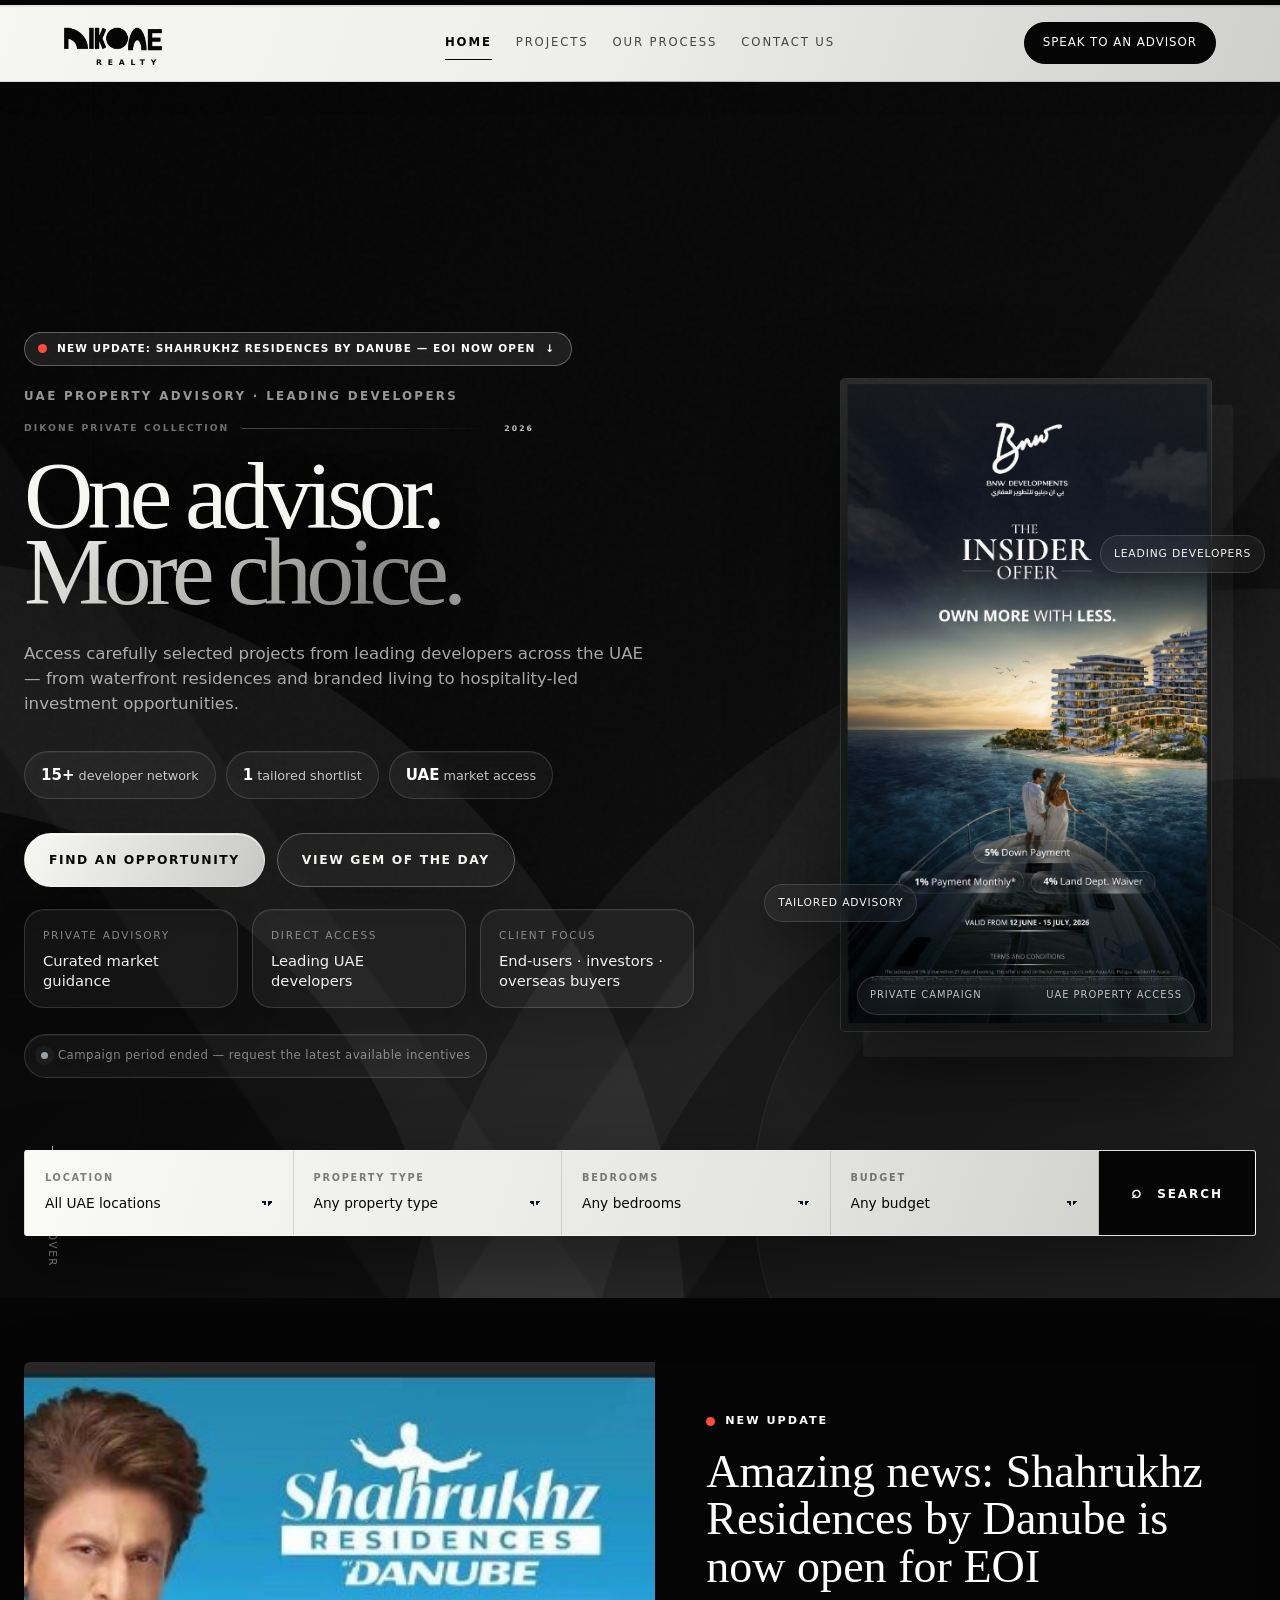
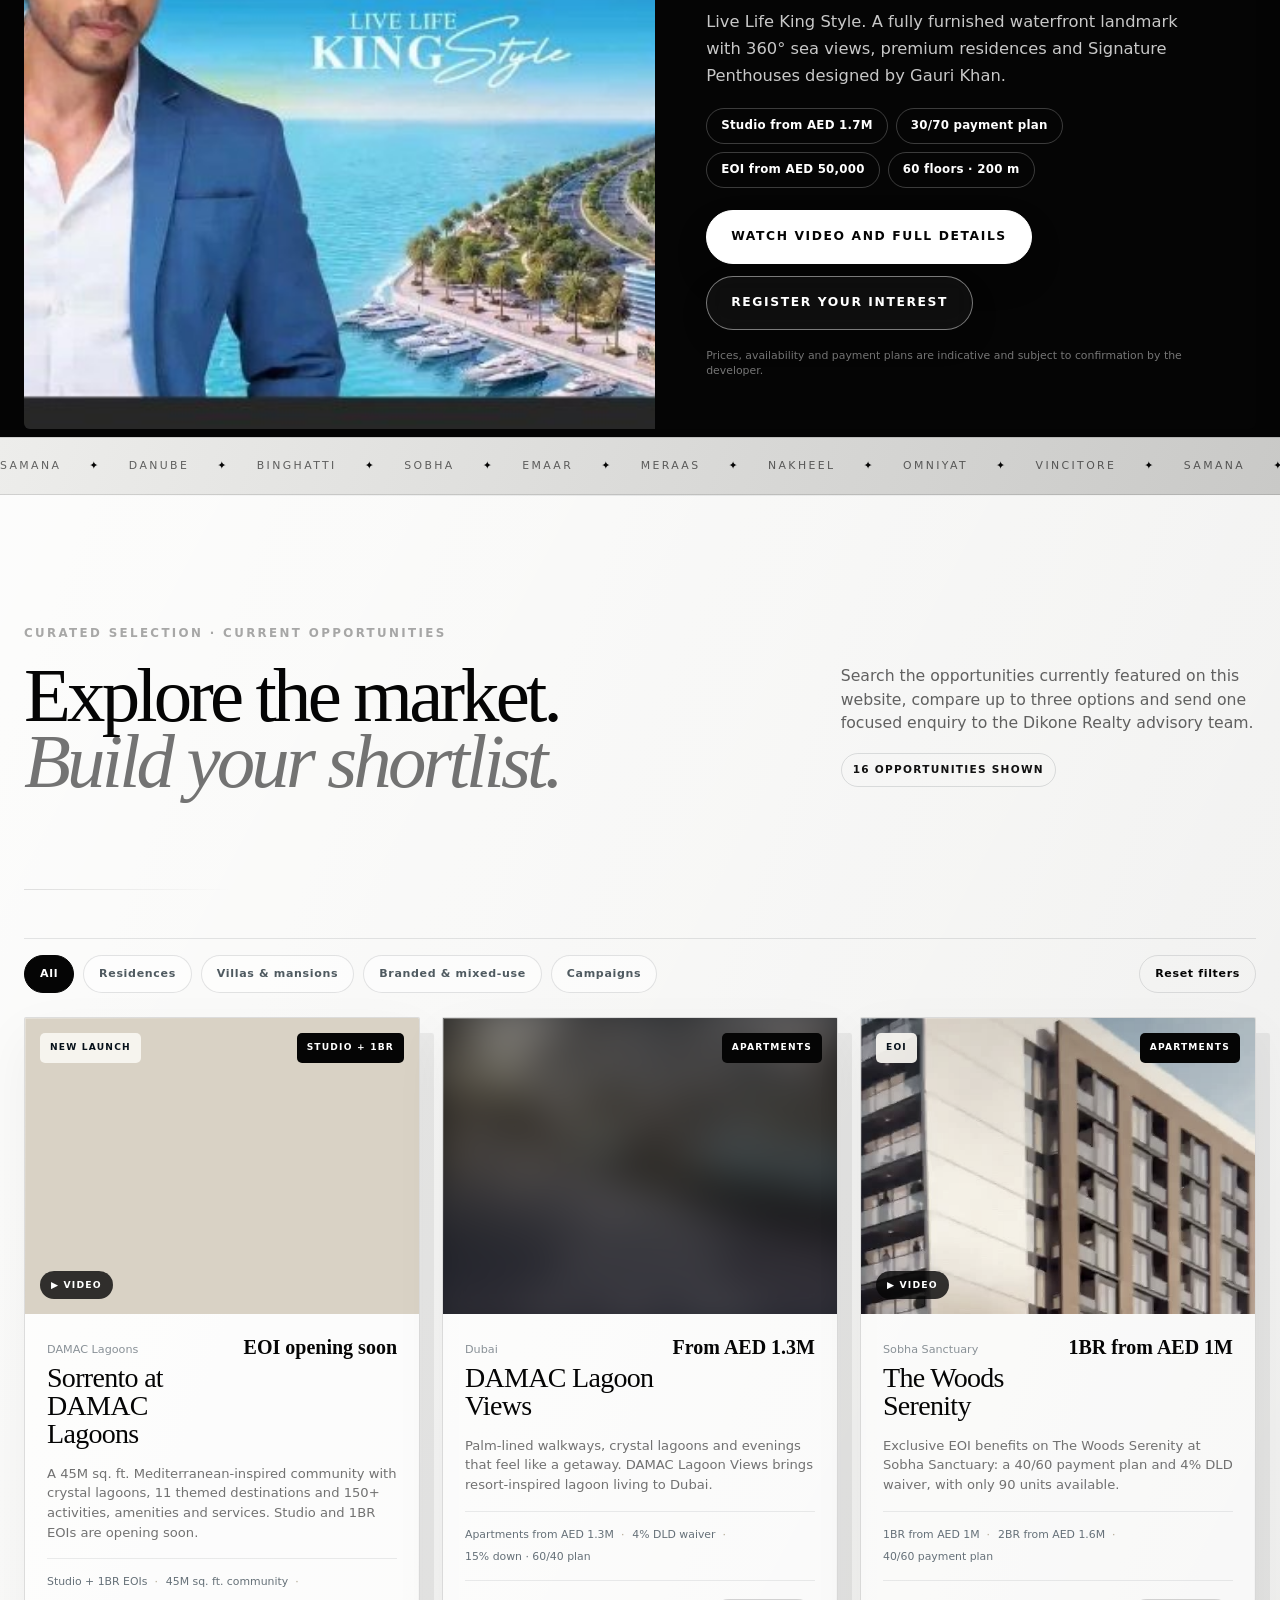
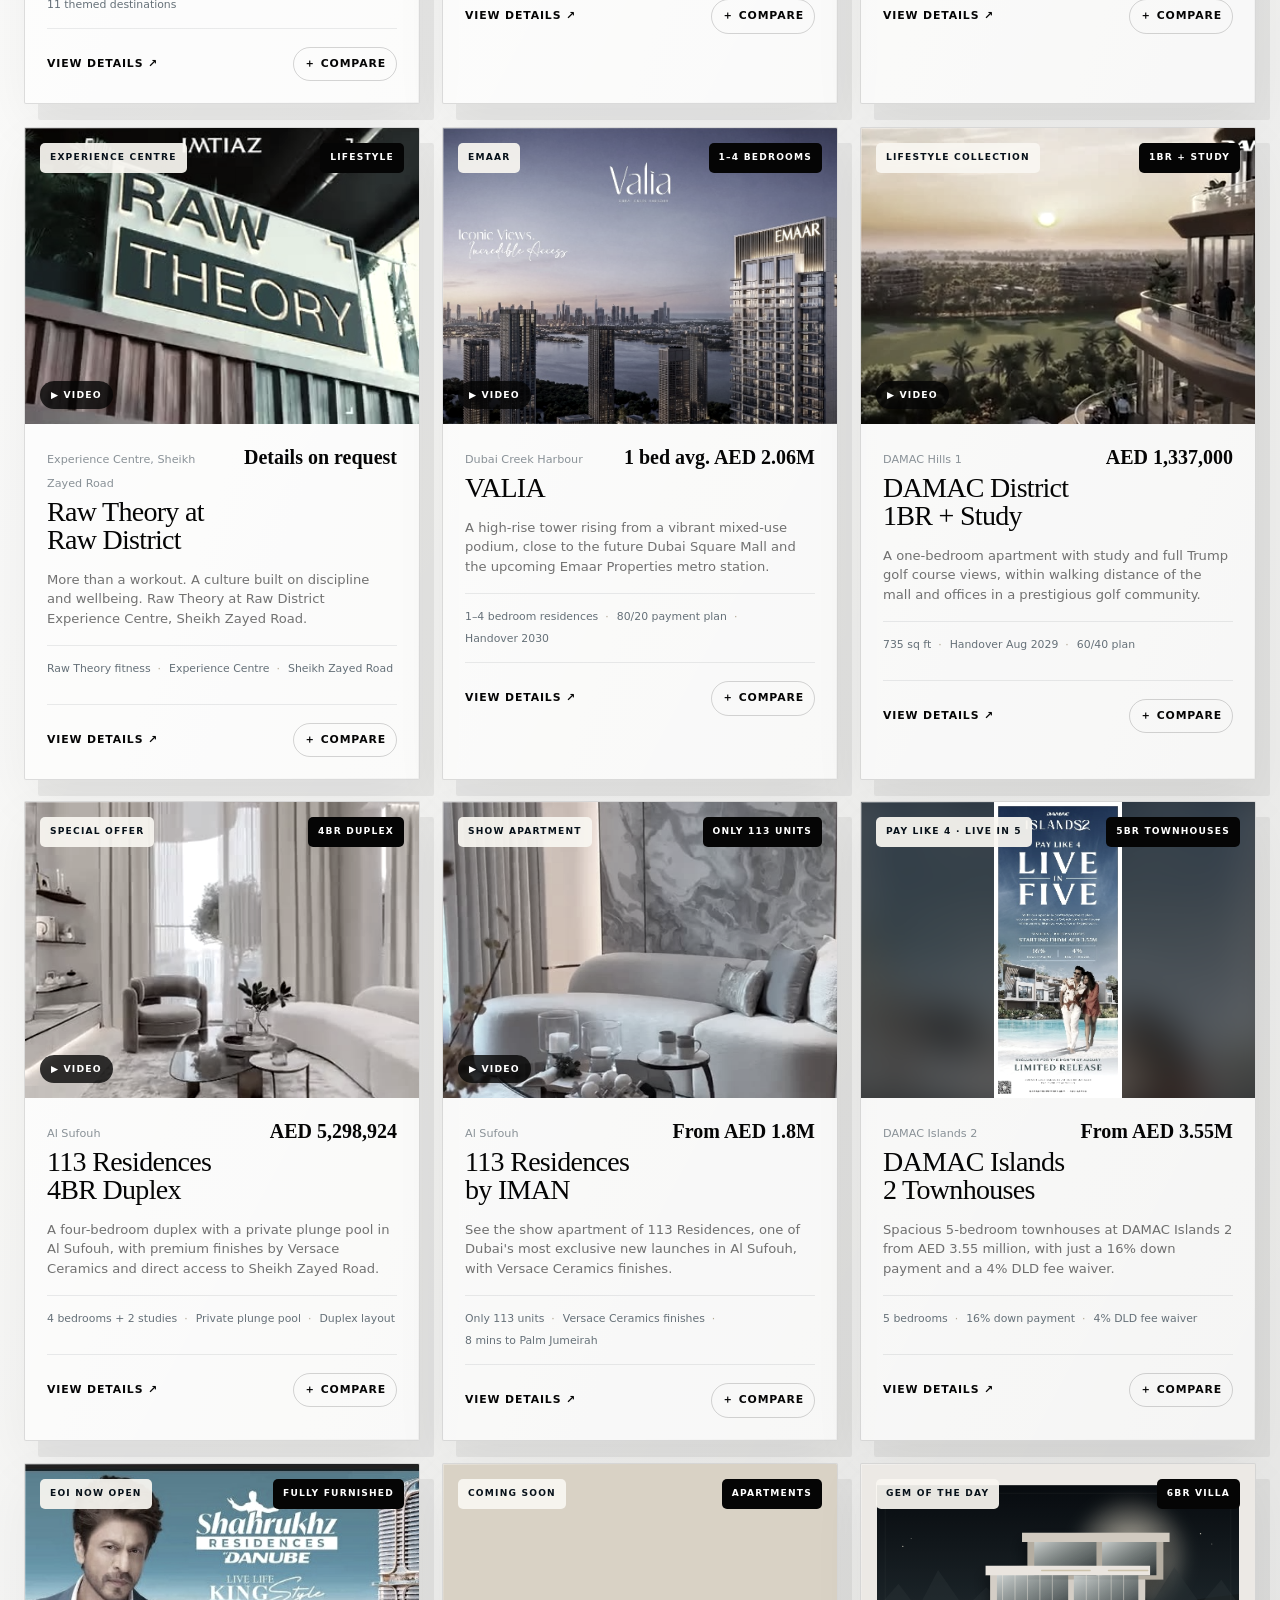
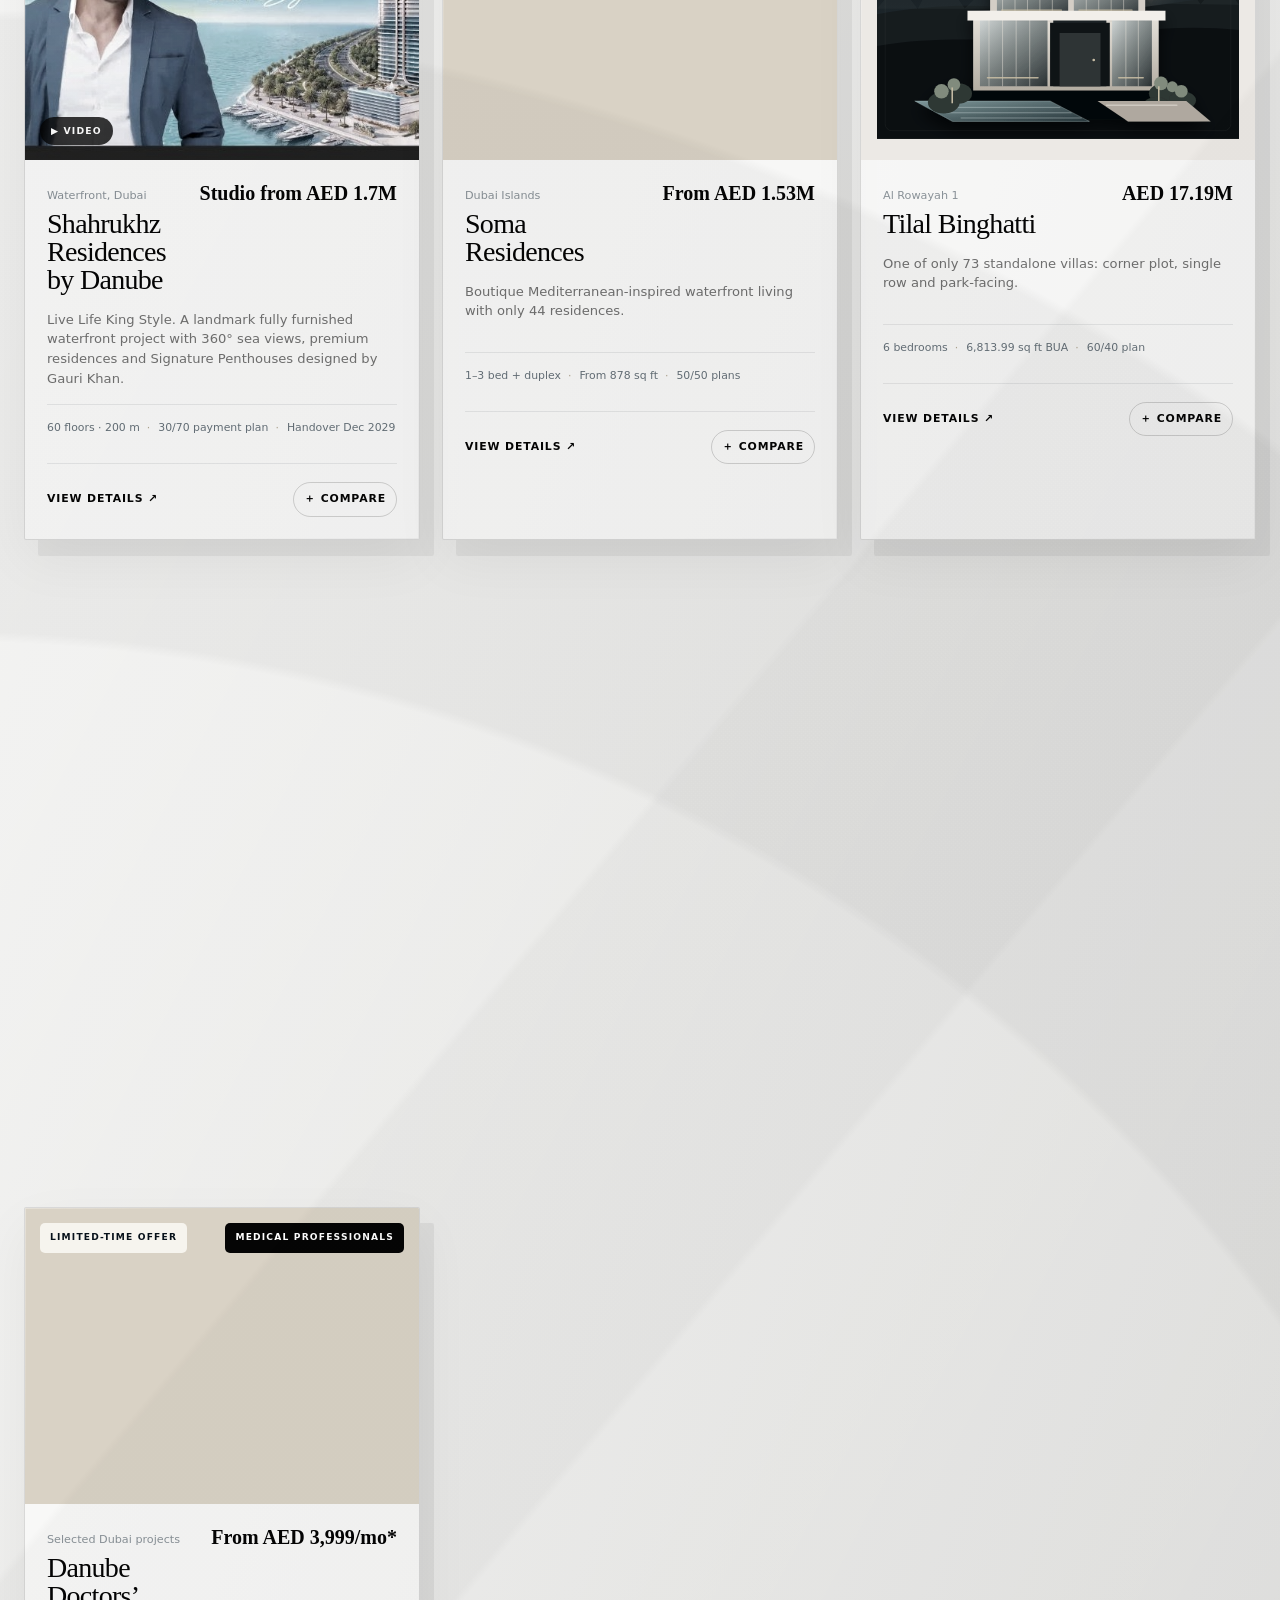
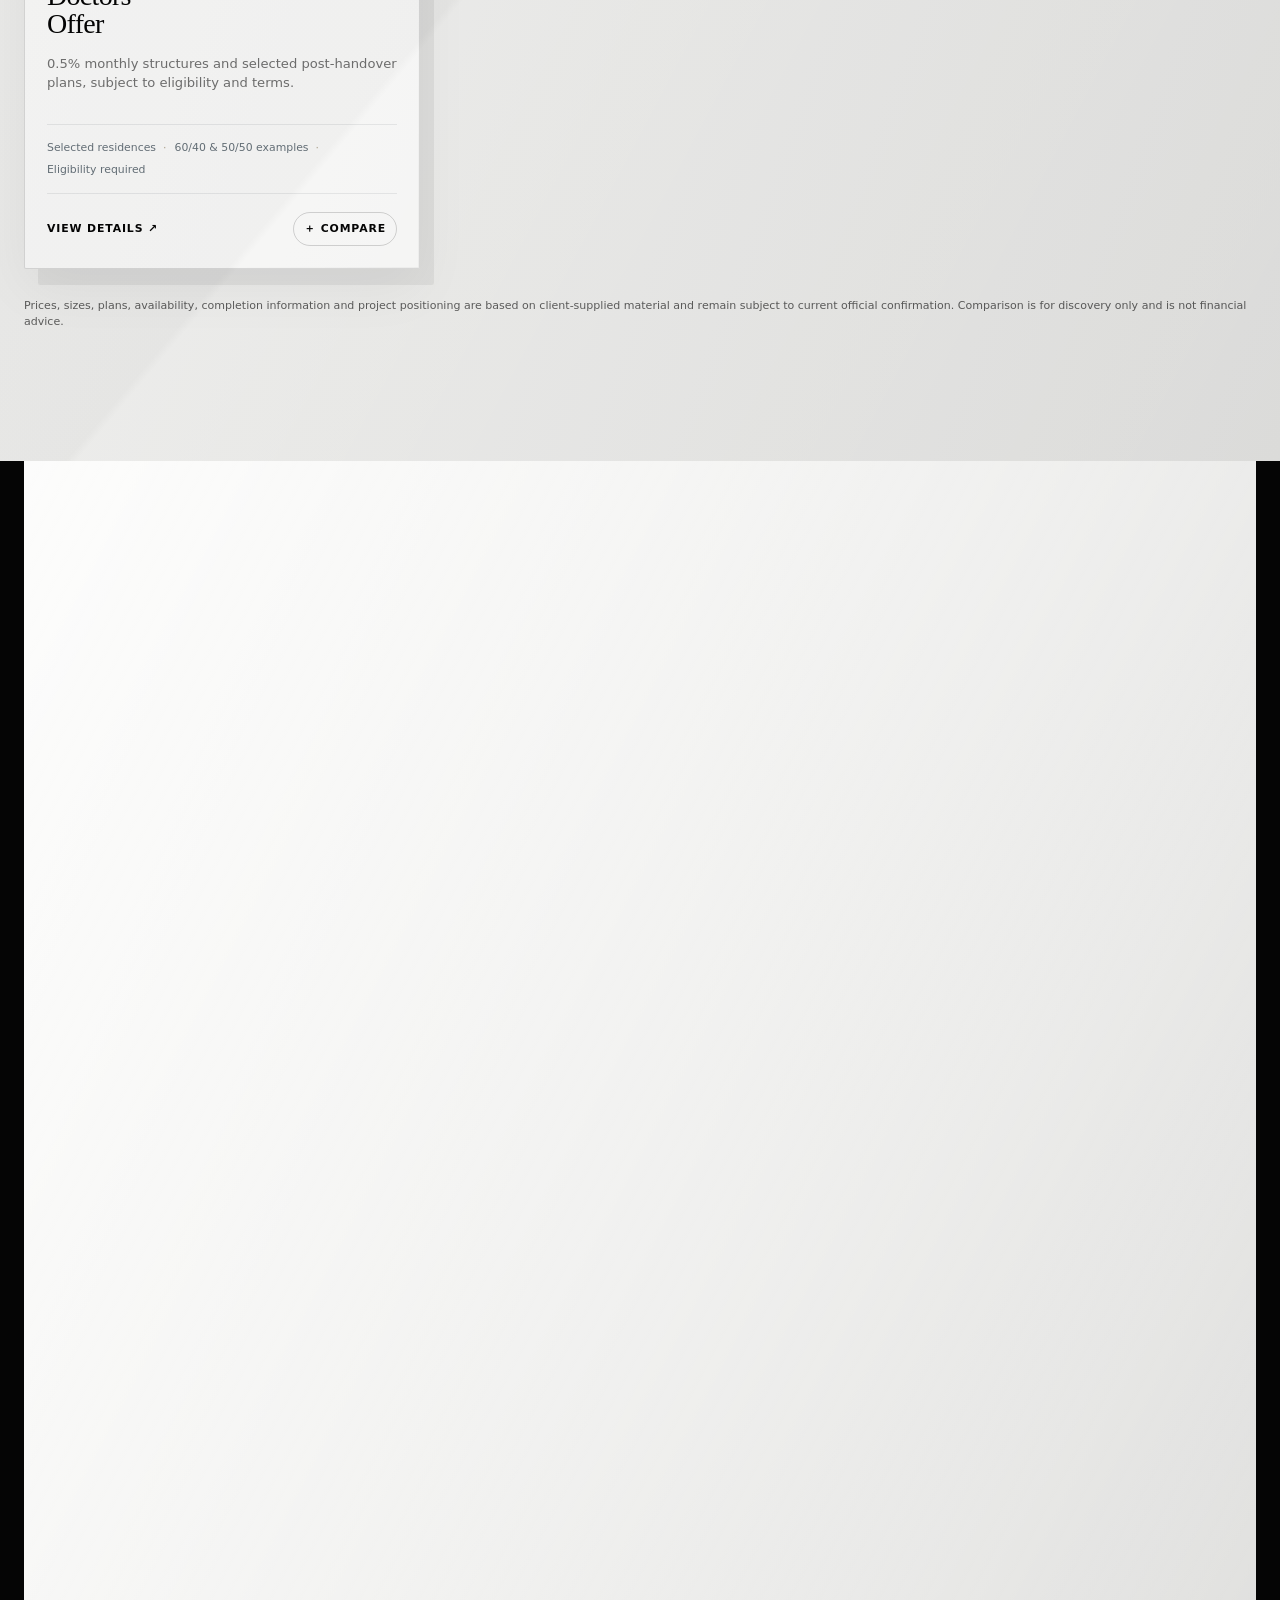
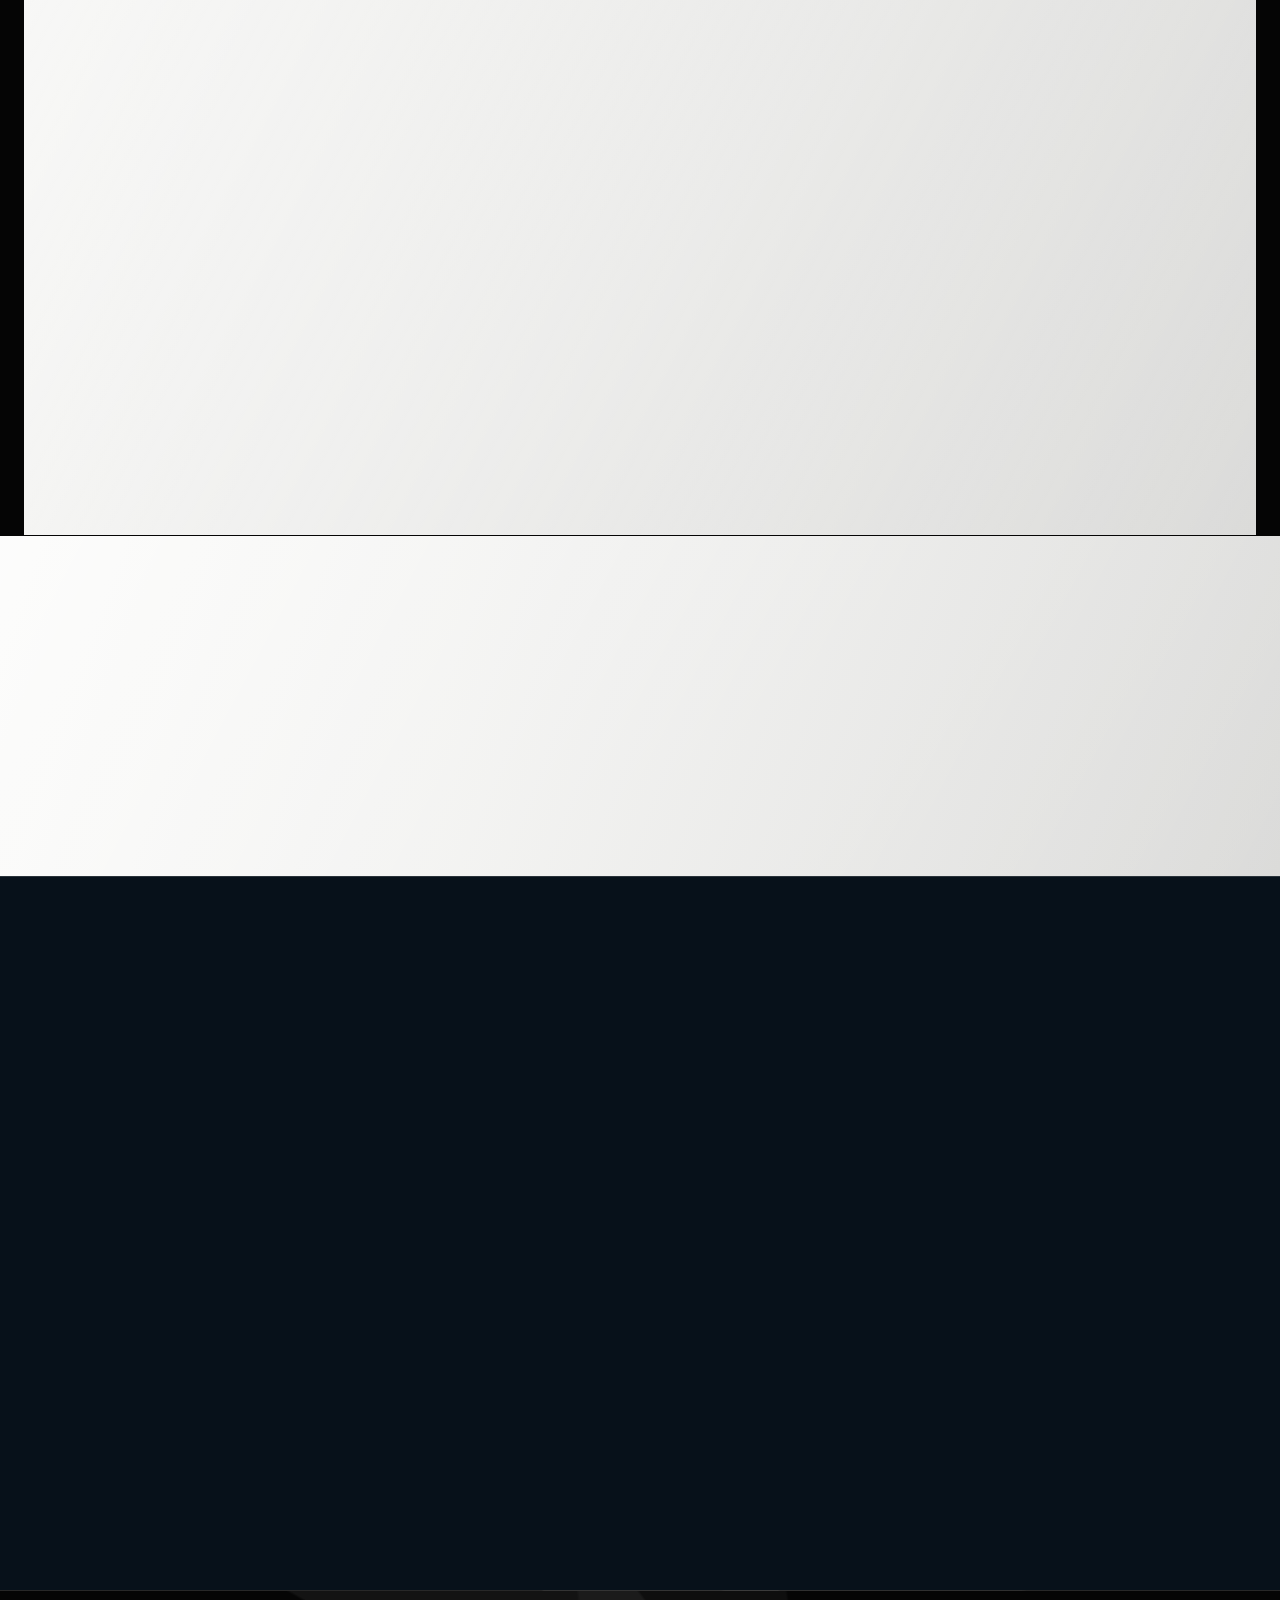
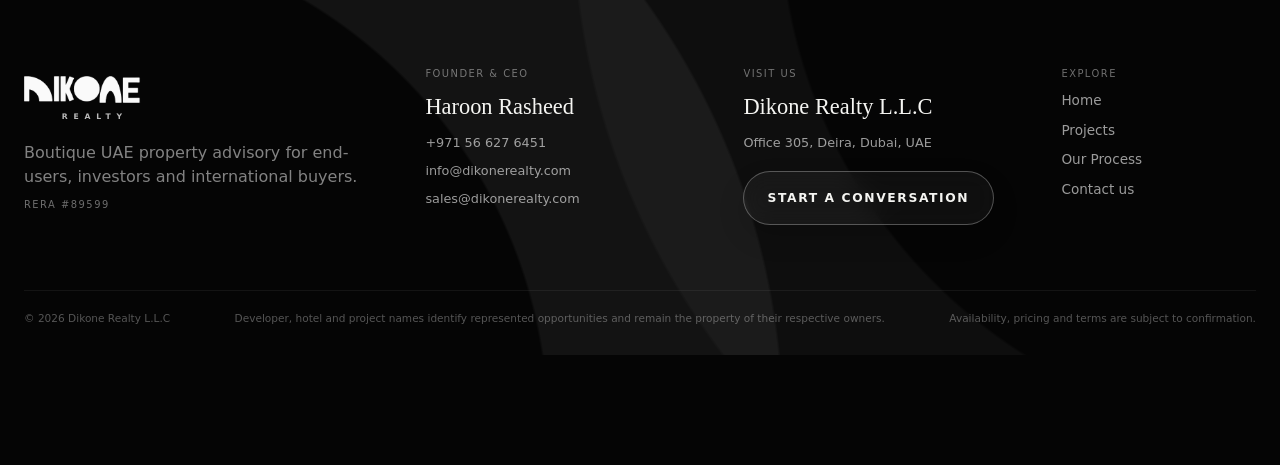
<file: index.html>
<!DOCTYPE html>
<html lang="en">
<head>
  <meta charset="UTF-8" />
  <meta name="viewport" content="width=device-width, initial-scale=1.0" />
  <meta name="theme-color" content="#050505" />
  <meta name="description" content="Dikone Realty — UAE property advisory connecting buyers and investors with leading developers and selected opportunities across Dubai and the wider UAE." />
  <title>Dikone Realty | UAE Property Advisory</title>
  <link rel="preload" href="assets/insider-offer.png" as="image" />
  <link rel="stylesheet" href="styles.css" />
</head>
<body class="is-loading">
  <div class="luxury-loader" id="luxuryLoader" aria-hidden="true">
    <div class="luxury-loader-inner">
      <img src="assets/dikone-logo-white.png" alt="" />
      <span>UAE PROPERTY ADVISORY</span>
      <i></i>
    </div>
  </div>
  <noscript><style>.luxury-loader{display:none!important}body.is-loading{overflow:auto!important}</style></noscript>
  <div class="site-progress" aria-hidden="true"><span id="siteProgressBar"></span></div>

  <a class="skip-link" href="#main">Skip to content</a>

  <header class="site-header" id="siteHeader">
    <a class="brand dikone-brand" href="index.html" aria-label="Dikone Realty home">
      <span class="dikone-wordmark"><img src="assets/dikone-logo-black.png" alt="Dikone" /><small>REALTY</small></span>
    </a>

    <nav class="desktop-nav" aria-label="Primary navigation">
      <a href="index.html" aria-current="page" class="is-active">Home</a><a href="projects.html">Projects</a><a href="process.html">Our Process</a><a href="contact.html">Contact us</a>
    </nav>

    <a class="nav-cta" href="contact.html">Speak to an advisor</a>

    <button class="menu-button" type="button" aria-expanded="false" aria-controls="mobileMenu" aria-label="Open navigation">
      <span></span><span></span>
    </button>
  </header>

  <div class="mobile-menu" id="mobileMenu" aria-hidden="true">
    <a href="index.html" aria-current="page">Home</a><a href="projects.html">Projects</a><a href="process.html">Our Process</a><a href="contact.html">Contact us</a>
    <a class="mobile-menu-wa" href="https://wa.me/971566276451?text=Hello%20Dikone%20Realty%2C%20I%20would%20like%20to%20speak%20to%20an%20advisor." target="_blank" rel="noopener">WhatsApp an advisor</a>
  </div>

  <main id="main">
    <section class="hero" id="top">
      <div class="hero-orb hero-orb-one" aria-hidden="true"></div>
      <div class="hero-orb hero-orb-two" aria-hidden="true"></div>
      <div class="hero-grid page-shell">
        <div class="hero-content">
          <a class="headline-pill reveal" id="headlinePill" href="#headline" hidden></a>
          <p class="eyebrow reveal">UAE PROPERTY ADVISORY · LEADING DEVELOPERS</p>
          <div class="hero-edition reveal" aria-hidden="true"><span>DIKONE PRIVATE COLLECTION</span><i></i><small>2026</small></div>
          <h1 class="reveal">One advisor.<br /><em>More choice.</em></h1>
          <p class="hero-lead reveal">Access carefully selected projects from leading developers across the UAE — from waterfront residences and branded living to hospitality-led investment opportunities.</p>

          <div class="offer-pills reveal" aria-label="Advisory highlights">
            <span><strong>15+</strong> developer network</span>
            <span><strong>1</strong> tailored shortlist</span>
            <span><strong>UAE</strong> market access</span>
          </div>

          <div class="hero-actions reveal">
            <a class="button button-primary" href="#opportunities">Find an opportunity</a>
            <a class="button button-ghost" href="#gem">View Gem of the Day</a>
          </div>

          <div class="hero-concierge reveal" aria-label="Dikone Realty advisory experience">
            <article><small>Private advisory</small><strong>Curated market guidance</strong></article>
            <article><small>Direct access</small><strong>Leading UAE developers</strong></article>
            <article><small>Client focus</small><strong>End-users · investors · overseas buyers</strong></article>
          </div>


          <div class="campaign-note reveal" id="campaignNote" data-campaign-end="2026-07-15T23:59:59+04:00">
            <span class="status-dot"></span>
            <span>The Insider Offer campaign: 12 June – 15 July 2026</span>
          </div>
        </div>

        <div class="hero-visual reveal" aria-label="The Insider Offer campaign artwork">
          <div class="poster-halo" aria-hidden="true"></div>
          <figure class="poster-card" id="posterCard">
            <img src="assets/insider-offer.png" alt="BNW Developments The Insider Offer — own more with less" />
            <figcaption>
              <span>Private campaign</span>
              <span>UAE property access</span>
            </figcaption>
          </figure>
          <div class="floating-label floating-label-top">Leading developers</div>
          <div class="floating-label floating-label-bottom">Tailored advisory</div>
        </div>
      </div>



      <form class="hero-property-finder page-shell" id="propertyFinder" aria-label="Find suitable property opportunities">
        <label class="finder-field"><span>Location</span><select id="finderLocation" name="location"><option value="all">All UAE locations</option><option value="dubai-islands">Dubai Islands</option><option value="al-rowayah">Al Rowayah 1</option><option value="rak-central">RAK Central</option><option value="the-oasis">The Oasis</option><option value="dubai-creek-harbour">Dubai Creek Harbour</option><option value="damac-hills">DAMAC Hills 1</option><option value="damac-islands">DAMAC Islands 2</option><option value="al-sufouh">Al Sufouh</option><option value="sobha-sanctuary">Sobha Sanctuary</option><option value="dubai">Dubai</option><option value="damac-lagoons">DAMAC Lagoons</option></select></label>
        <label class="finder-field"><span>Property type</span><select id="finderType" name="type"><option value="all">Any property type</option><option value="apartment">Apartment</option><option value="villa">Villa</option><option value="townhouse">Townhouse</option><option value="studio">Studio</option><option value="mansion">Mansion</option><option value="mixed-use">Mixed-use</option><option value="offer">Special offer</option></select></label>
        <label class="finder-field"><span>Bedrooms</span><select id="finderBedrooms" name="bedrooms"><option value="all">Any bedrooms</option><option value="studio">Studio</option><option value="1">1 bedroom</option><option value="2">2 bedrooms</option><option value="3">3 bedrooms</option><option value="4plus">4+ bedrooms</option><option value="6">6 bedrooms</option></select></label>
        <label class="finder-field"><span>Budget</span><select id="finderBudget" name="budget"><option value="all">Any budget</option><option value="under-2">Below AED 2M</option><option value="2-5">AED 2M – 5M</option><option value="5-10">AED 5M – 10M</option><option value="10-plus">AED 10M+</option><option value="request">Price on request</option><option value="campaign">Payment-plan campaign</option></select></label>
        <button class="finder-submit" type="submit"><span aria-hidden="true">⌕</span> Search</button>
      </form>

      <a class="scroll-cue" href="#opportunities" aria-label="Scroll to discover opportunities"><span></span>Discover</a>
    </section>

    <section class="headline-news" id="headline" hidden></section>

    <section class="brand-strip" aria-label="Featured developer network">
      <div class="marquee-track developer-marquee">
        <span>SAMANA</span><i>✦</i><span>DANUBE</span><i>✦</i><span>BINGHATTI</span><i>✦</i><span>SOBHA</span><i>✦</i><span>EMAAR</span><i>✦</i><span>MERAAS</span><i>✦</i><span>NAKHEEL</span><i>✦</i><span>OMNIYAT</span><i>✦</i><span>VINCITORE</span><i>✦</i>
        <span aria-hidden="true">SAMANA</span><i aria-hidden="true">✦</i><span aria-hidden="true">DANUBE</span><i aria-hidden="true">✦</i><span aria-hidden="true">BINGHATTI</span><i aria-hidden="true">✦</i><span aria-hidden="true">SOBHA</span><i aria-hidden="true">✦</i><span aria-hidden="true">EMAAR</span><i aria-hidden="true">✦</i><span aria-hidden="true">MERAAS</span><i aria-hidden="true">✦</i><span aria-hidden="true">NAKHEEL</span><i aria-hidden="true">✦</i><span aria-hidden="true">OMNIYAT</span><i aria-hidden="true">✦</i><span aria-hidden="true">VINCITORE</span><i aria-hidden="true">✦</i>
      </div>
    </section>

    <section class="opportunity-section section" id="opportunities">
      <div class="page-shell">
        <div class="opportunity-heading reveal">
          <div>
            <p class="eyebrow">CURATED SELECTION · CURRENT OPPORTUNITIES</p>
            <h2>Explore the market.<br /><em>Build your shortlist.</em></h2>
          </div>
          <div class="opportunity-heading-copy">
            <p>Search the opportunities currently featured on this website, compare up to three options and send one focused enquiry to the Dikone Realty advisory team.</p>
            <span id="opportunityResultCount">6 opportunities shown</span>
          </div>
        </div>

        <div class="opportunity-toolbar reveal">
          <div class="opportunity-chips" role="group" aria-label="Filter opportunity categories">
            <button class="opportunity-chip active" type="button" data-opportunity-category="all" aria-pressed="true">All</button>
            <button class="opportunity-chip" type="button" data-opportunity-category="residence" aria-pressed="false">Residences</button>
            <button class="opportunity-chip" type="button" data-opportunity-category="villa" aria-pressed="false">Villas &amp; mansions</button>
            <button class="opportunity-chip" type="button" data-opportunity-category="branded" aria-pressed="false">Branded &amp; mixed-use</button>
            <button class="opportunity-chip" type="button" data-opportunity-category="campaign" aria-pressed="false">Campaigns</button>
          </div>
          <button class="opportunity-reset" id="opportunityReset" type="button">Reset filters</button>
        </div>

        <div class="opportunity-grid" id="opportunityGrid">
          <article class="opportunity-card reveal" data-opportunity-card data-id="soma" data-title="Soma Residences" data-location="dubai-islands" data-type="apartment" data-bedrooms="1 2 3" data-budget="under-2 2-5" data-category="residence" data-price="From AED 1.53M" data-completion="Coming soon" data-developer="DEVMARK">
            <div class="opportunity-media"><img src="assets/waterfront-living.jpg" alt="Waterfront setting representing Soma Residences on Dubai Islands" loading="lazy" /><span class="opportunity-badge">COMING SOON</span><span class="opportunity-type">APARTMENTS</span></div>
            <div class="opportunity-body">
              <div class="opportunity-title-row"><div><small>Dubai Islands</small><h3>Soma Residences</h3></div><strong>From AED 1.53M</strong></div>
              <p>Boutique Mediterranean-inspired waterfront living with only 44 residences.</p>
              <div class="opportunity-specs"><span>1–3 bed + duplex</span><span>From 878 sq ft</span><span>50/50 plans</span></div>
              <div class="opportunity-actions"><a href="#soma">View details <span>↗</span></a><button type="button" data-compare-card aria-pressed="false">＋ Compare</button></div>
            </div>
          </article>

          <article class="opportunity-card reveal" data-opportunity-card data-id="tilal-villa" data-title="Tilal Binghatti Villa" data-location="al-rowayah" data-type="villa" data-bedrooms="6" data-budget="10-plus" data-category="villa" data-price="AED 17.19M" data-completion="Q1 2029" data-developer="Tilal Binghatti">
            <div class="opportunity-media opportunity-media-light"><img src="assets/tilal-villa-concept.svg" alt="Concept illustration for the Tilal Binghatti standalone villa" loading="lazy" /><span class="opportunity-badge">GEM OF THE DAY</span><span class="opportunity-type">6BR VILLA</span></div>
            <div class="opportunity-body">
              <div class="opportunity-title-row"><div><small>Al Rowayah 1</small><h3>Tilal Binghatti</h3></div><strong>AED 17.19M</strong></div>
              <p>One of only 73 standalone villas: corner plot, single row and park-facing.</p>
              <div class="opportunity-specs"><span>6 bedrooms</span><span>6,813.99 sq ft BUA</span><span>60/40 plan</span></div>
              <div class="opportunity-actions"><a href="#gem">View details <span>↗</span></a><button type="button" data-compare-card aria-pressed="false">＋ Compare</button></div>
            </div>
          </article>

          <article class="opportunity-card reveal" data-opportunity-card data-id="radisson-rak" data-title="Radisson Blu – RAK Central" data-location="rak-central" data-type="studio mixed-use" data-bedrooms="studio" data-budget="under-2" data-category="branded residence" data-price="From AED 1.3M" data-completion="Confirm current schedule" data-developer="Radisson Blu / RAK Central">
            <div class="opportunity-media"><img src="assets/tower-residence.jpg" alt="Contemporary residential tower representing Radisson Blu RAK Central" loading="lazy" /><span class="opportunity-badge">MIXED-USE</span><span class="opportunity-type">STUDIOS</span></div>
            <div class="opportunity-body">
              <div class="opportunity-title-row"><div><small>RAK Central</small><h3>Radisson Blu Tower</h3></div><strong>From AED 1.3M</strong></div>
              <p>Hospitality, residential and retail components positioned for long-term destination demand.</p>
              <div class="opportunity-specs"><span>Studios</span><span>From 475 sq ft</span><span>G + 28 floors</span></div>
              <div class="opportunity-actions"><a href="#rak-central">View details <span>↗</span></a><button type="button" data-compare-card aria-pressed="false">＋ Compare</button></div>
            </div>
          </article>

          <article class="opportunity-card reveal" data-opportunity-card data-id="emaar-oasis" data-title="The Oasis by Emaar" data-location="the-oasis" data-type="villa mansion" data-bedrooms="4plus" data-budget="request" data-category="villa residence" data-price="Price on request" data-completion="Confirm current inventory" data-developer="Emaar">
            <div class="opportunity-media"><img src="assets/emaar-oasis-poster.jpg" alt="The Oasis by Emaar lifestyle film poster" loading="lazy" /><span class="opportunity-badge">EMAAR</span><span class="opportunity-type">VILLAS &amp; MANSIONS</span></div>
            <div class="opportunity-body">
              <div class="opportunity-title-row"><div><small>The Oasis, Dubai</small><h3>The Oasis by Emaar</h3></div><strong>Price on request</strong></div>
              <p>Low-rise waterfront living around lagoons, open spaces and resident clubhouses.</p>
              <div class="opportunity-specs"><span>Villas &amp; mansions</span><span>Waterfront</span><span>Official availability required</span></div>
              <div class="opportunity-actions"><a href="#emaar-oasis">View details <span>↗</span></a><button type="button" data-compare-card aria-pressed="false">＋ Compare</button></div>
            </div>
          </article>

          <article class="opportunity-card reveal" data-opportunity-card data-id="vincitore" data-title="Vincitore Collection" data-location="dubai" data-type="apartment residence" data-bedrooms="1 2 3" data-budget="request" data-category="residence branded" data-price="Latest inventory" data-completion="2027–2029 across projects" data-developer="Vincitore">
            <div class="opportunity-media"><img src="assets/vincitore-legacy-poster.jpg" alt="Vincitore legacy film poster" loading="lazy" /><span class="opportunity-badge">FEATURED DEVELOPER</span><span class="opportunity-type">LUXURY RESIDENCES</span></div>
            <div class="opportunity-body">
              <div class="opportunity-title-row"><div><small>Dubai</small><h3>Vincitore Collection</h3></div><strong>Latest inventory</strong></div>
              <p>Wellness Estate, Aqua Flora and Aqua Dimore within a design-led developer portfolio.</p>
              <div class="opportunity-specs"><span>Multiple projects</span><span>2027–2029 handovers</span><span>Offers on request</span></div>
              <div class="opportunity-actions"><a href="#vincitore">View details <span>↗</span></a><button type="button" data-compare-card aria-pressed="false">＋ Compare</button></div>
            </div>
          </article>

          <article class="opportunity-card reveal" data-opportunity-card data-id="danube-doctors" data-title="Danube Doctors’ Offer" data-location="dubai" data-type="offer apartment" data-bedrooms="studio 1 2 3" data-budget="campaign" data-category="campaign residence" data-price="From AED 3,999 monthly*" data-completion="Project-specific" data-developer="Danube">
            <div class="opportunity-media"><img src="assets/danube-doctors/page-01.webp" alt="Danube Properties Doctors' Day offer brochure cover" loading="lazy" /><span class="opportunity-badge">LIMITED-TIME OFFER</span><span class="opportunity-type">MEDICAL PROFESSIONALS</span></div>
            <div class="opportunity-body">
              <div class="opportunity-title-row"><div><small>Selected Dubai projects</small><h3>Danube Doctors’ Offer</h3></div><strong>From AED 3,999/mo*</strong></div>
              <p>0.5% monthly structures and selected post-handover plans, subject to eligibility and terms.</p>
              <div class="opportunity-specs"><span>Selected residences</span><span>60/40 &amp; 50/50 examples</span><span>Eligibility required</span></div>
              <div class="opportunity-actions"><a href="#danube-doctors">View details <span>↗</span></a><button type="button" data-compare-card aria-pressed="false">＋ Compare</button></div>
            </div>
          </article>
        </div>

        <div class="opportunity-empty" id="opportunityEmpty" hidden>
          <strong>No exact match yet.</strong>
          <p>Reset the filters or send your requirements to Dikone Realty for a wider developer-market search.</p>
          <a class="button button-primary" href="#contact" data-enquiry="Developer comparison">Request a custom shortlist</a>
        </div>

        <p class="opportunity-disclaimer reveal">Prices, sizes, plans, availability, completion information and project positioning are based on client-supplied material and remain subject to current official confirmation. Comparison is for discovery only and is not financial advice.</p>
      </div>
    </section>

    <section class="developers section page-shell" id="developers">
      <div class="section-heading reveal">
        <div>
          <p class="eyebrow">ONE ADVISORY · MORE OPPORTUNITY</p>
          <h2>Leading names.<br />One clear route.</h2>
        </div>
        <p>We help buyers compare locations, payment structures, property types and developer offerings without having to approach every sales team separately.</p>
      </div>

      <div class="developer-grid" aria-label="Developers represented through Dikone Realty advisory">
        <button class="developer-card reveal" type="button" data-developer="SAMANA"><span>01</span><strong>SAMANA</strong><small>Dubai lifestyle developments</small></button>
        <button class="developer-card reveal" type="button" data-developer="Danube"><span>02</span><strong>Danube</strong><small>Flexible plans and medical-professional offers</small></button>
        <button class="developer-card reveal" type="button" data-developer="Tilal"><span>03</span><strong>Tilal</strong><small>Community-led projects</small></button>
        <button class="developer-card reveal" type="button" data-developer="Binghatti"><span>04</span><strong>Binghatti</strong><small>Distinctive urban residences</small></button>
        <button class="developer-card reveal" type="button" data-developer="UP Properties"><span>05</span><strong>UP Properties</strong><small>Selected UAE opportunities</small></button>
        <button class="developer-card reveal" type="button" data-developer="Sobha"><span>06</span><strong>Sobha</strong><small>Craftsmanship-led communities</small></button>
        <button class="developer-card reveal" type="button" data-developer="Emaar"><span>07</span><strong>Emaar</strong><small>The Oasis and landmark lifestyle destinations</small></button>
        <button class="developer-card reveal" type="button" data-developer="Meraas"><span>08</span><strong>Meraas</strong><small>Design-led urban addresses</small></button>
        <button class="developer-card reveal" type="button" data-developer="Nakheel"><span>09</span><strong>Nakheel</strong><small>Waterfront master developments</small></button>
        <button class="developer-card reveal" type="button" data-developer="OMNIYAT"><span>10</span><strong>OMNIYAT</strong><small>Ultra-luxury design residences</small></button>
        <button class="developer-card reveal" type="button" data-developer="BEYOND"><span>11</span><strong>BEYOND</strong><small>Contemporary waterfront living</small></button>
        <button class="developer-card reveal" type="button" data-developer="Azizi"><span>12</span><strong>Azizi</strong><small>Connected city communities</small></button>
        <button class="developer-card reveal" type="button" data-developer="Arada"><span>13</span><strong>Arada</strong><small>Human-centred destinations</small></button>
        <button class="developer-card reveal" type="button" data-developer="Imtiaz"><span>14</span><strong>Imtiaz</strong><small>Modern investor-focused homes</small></button>
        <button class="developer-card reveal" type="button" data-developer="Vincitore"><span>15</span><strong>Vincitore</strong><small>Timeless luxury and wellness-led landmarks</small></button>
      </div>

      <div class="developer-note reveal">
        <span>Not sure which developer fits?</span>
        <p>Tell us your budget, preferred location and goal. We will compare relevant options and prepare a focused shortlist.</p>
        <a href="#contact" class="text-link">Compare opportunities <span>↗</span></a>
      </div>

      <div class="signature-strip reveal">
        <span>Dikone Signature Approach</span>
        <p>Luxury presentation. Clear comparison. Faster decisions for serious buyers and investors.</p>
        <div><em>Discreet advice</em><em>Curated offers</em><em>Shortlisted opportunities</em></div>
      </div>

    </section>

    <section class="numbers section">
      <div class="page-shell numbers-grid">
        <div class="numbers-intro reveal"><p class="eyebrow">A WIDER VIEW OF THE MARKET</p><h2>More choice,<br />less confusion.</h2></div>
        <div class="stat reveal"><strong data-counter="15" data-suffix="+">15+</strong><span>Leading developers</span></div>
        <div class="stat reveal"><strong data-counter="01">01</strong><span>Dedicated advisor</span></div>
        <div class="stat reveal"><strong data-counter="100" data-suffix="%">100%</strong><span>Tailored shortlist</span></div>
      </div>
    </section>

    <section class="explore section" id="explore">
      <div class="page-shell">
        <div class="explore-head">
          <p class="eyebrow">EXPLORE DIKONE REALTY</p>
          <h2>Where would you like to go next?</h2>
        </div>
        <div class="explore-grid">
          <a class="explore-card" href="projects.html">
            <span class="explore-kicker">Projects</span>
            <strong>Developments we represent</strong>
            <p>Vincitore, The Oasis by Emaar, Danube, Soma Residences, Gem Villa and RAK Central, each with its own page of detail.</p>
            <span class="explore-go">View projects</span>
          </a>
          <a class="explore-card" href="process.html">
            <span class="explore-kicker">Our process</span>
            <strong>From first call to keys</strong>
            <p>How we shortlist, compare and guide a purchase, plus our investment planner and project progress.</p>
            <span class="explore-go">See how it works</span>
          </a>
          <a class="explore-card" href="contact.html">
            <span class="explore-kicker">Contact us</span>
            <strong>Talk to a real advisor</strong>
            <p>Meet our CEO and sales director, then send your private consultation request straight to WhatsApp.</p>
            <span class="explore-go">Get in touch</span>
          </a>
        </div>
      </div>
    </section>
  </main>

  <div class="compare-drawer" id="compareDrawer" hidden>
    <div><span>SHORTLIST</span><strong id="compareDrawerCount">0 selected</strong></div>
    <div class="compare-drawer-items" id="compareDrawerItems"></div>
    <button type="button" id="openCompare">Compare options</button>
    <button class="compare-clear" type="button" id="clearCompare" aria-label="Clear comparison shortlist">Clear</button>
  </div>

  <div class="compare-modal" id="compareModal" aria-hidden="true" role="dialog" aria-modal="true" aria-labelledby="compareModalTitle">
    <div class="compare-modal-backdrop" data-close-compare></div>
    <div class="compare-modal-panel">
      <div class="compare-modal-head"><div><span>DIKONE SHORTLIST</span><h2 id="compareModalTitle">Compare selected opportunities</h2></div><button type="button" data-close-compare aria-label="Close comparison">×</button></div>
      <div class="compare-table" id="compareTable"></div>
      <div class="compare-modal-actions"><button class="button button-primary" type="button" id="compareEnquire">Enquire about this shortlist</button><button class="button button-ghost" type="button" data-close-compare>Continue browsing</button></div>
    </div>
  </div>
  <footer class="site-footer">
    <div class="page-shell footer-top footer-business-grid">
      <div class="footer-business-intro">
        <a class="brand footer-brand dikone-brand" href="index.html" aria-label="Dikone Realty home">
          <span class="dikone-wordmark"><img src="assets/dikone-logo-white.png" alt="Dikone" /><small>REALTY</small></span>
        </a>
        <p>Boutique UAE property advisory for end-users, investors and international buyers.</p>
        <small>RERA #89599</small>
      </div>
      <div class="footer-business-contact">
        <span>FOUNDER &amp; CEO</span>
        <strong>Haroon Rasheed</strong>
        <a href="tel:+971566276451">+971 56 627 6451</a>
        <a href="mailto:info@dikonerealty.com">info@dikonerealty.com</a>
        <a href="mailto:sales@dikonerealty.com">sales@dikonerealty.com</a>
      </div>
      <div class="footer-business-address">
        <span>VISIT US</span>
        <strong>Dikone Realty L.L.C</strong>
        <p>Office 305, Deira, Dubai, UAE</p>
        <a class="button button-ghost" href="contact.html">Start a conversation</a>
      </div>
      <nav class="footer-pages" aria-label="Footer navigation">
        <span>EXPLORE</span>
        <a href="index.html">Home</a>
        <a href="projects.html">Projects</a>
        <a href="process.html">Our Process</a>
        <a href="contact.html">Contact us</a>
      </nav>
    </div>
    <div class="page-shell footer-bottom">
      <span>© <span id="year"></span> Dikone Realty L.L.C</span>
      <span>Developer, hotel and project names identify represented opportunities and remain the property of their respective owners.</span>
      <span>Availability, pricing and terms are subject to confirmation.</span>
    </div>
  </footer>

  <div class="cursor-glow" id="cursorGlow" aria-hidden="true"></div>
  <script type="application/json" id="listings-fallback">{"listings":[{"id":"sorrento-damac-lagoons","title":"Sorrento at DAMAC Lagoons","area":"DAMAC Lagoons","badge":"NEW LAUNCH","type_label":"STUDIO + 1BR","price":"EOI opening soon","description":"A 45M sq. ft. Mediterranean-inspired community with crystal lagoons, 11 themed destinations and 150+ activities, amenities and services. Studio and 1BR EOIs are opening soon.","specs":["Studio + 1BR EOIs","45M sq. ft. community","11 themed destinations"],"image":"assets/listings/sorrento-damac-lagoons.jpg","image_alt":"Sorrento at DAMAC Lagoons, coming soon: aerial view of lagoons and buildings","image_fit":"cover","location":"damac-lagoons","property_types":["apartment","studio"],"bedrooms":["studio","1"],"budget":["request"],"category":["residence"],"completion":"To be announced","developer":"Damac","link":"#contact","published":true,"videos":[{"title":"Sorrento launch film","file":"assets/listings/sorrento-damac-lagoons.mp4","poster":"assets/listings/sorrento-damac-lagoons.jpg"}],"sections":[{"title":"The community","items":["45M sq. ft. Mediterranean-inspired community","Crystal lagoons","11 themed destinations","150+ activities, amenities and services"]},{"title":"Why it stands out","items":["Resort lifestyle — Live like you are on holiday every day","Prime connectivity — Easy access to 4 major highways","Major infrastructure — Strong development happening around the area","Investment potential — Capital appreciation and rental potential"]},{"title":"Launch status","items":["Studio and 1BR EOIs opening soon","More details and launch information coming very soon","Pricing, payment plan and availability remain subject to official confirmation"]}]},{"id":"damac-lagoon-views","title":"DAMAC Lagoon Views","area":"Dubai","badge":"","type_label":"APARTMENTS","price":"From AED 1.3M","description":"Palm-lined walkways, crystal lagoons and evenings that feel like a getaway. DAMAC Lagoon Views brings resort-inspired lagoon living to Dubai.","specs":["Apartments from AED 1.3M","4% DLD waiver","15% down · 60/40 plan"],"image":"assets/listings/damac-lagoon-views.jpg","image_alt":"DAMAC Lagoon Views poster showing lagoon-side apartments","image_fit":"contain","location":"dubai","property_types":["apartment"],"bedrooms":[],"budget":["under-2"],"category":["residence"],"completion":"Confirm current schedule","developer":"Damac","link":"#contact","published":true,"sections":[{"title":"Offer highlights","items":["Apartments from AED 1.3M","4% DLD waiver","15% down payment","60/40 payment plan"]}]},{"id":"the-woods-serenity","title":"The Woods Serenity","area":"Sobha Sanctuary","badge":"EOI","type_label":"APARTMENTS","price":"1BR from AED 1M","description":"Exclusive EOI benefits on The Woods Serenity at Sobha Sanctuary: a 40/60 payment plan and 4% DLD waiver, with only 90 units available.","specs":["1BR from AED 1M","2BR from AED 1.6M","40/60 payment plan"],"image":"assets/listings/the-woods-serenity.jpg","image_alt":"The Woods Serenity residential building at Sobha Sanctuary","image_fit":"cover","location":"sobha-sanctuary","property_types":["apartment"],"bedrooms":["1","2"],"budget":["under-2"],"category":["residence"],"completion":"Confirm current schedule","developer":"Sobha","link":"#contact","published":true,"videos":[{"title":"Project walkthrough","file":"assets/listings/the-woods-serenity.mp4","poster":"assets/listings/the-woods-serenity.jpg"}],"sections":[{"title":"EOI exclusive benefits","items":["40/60 payment plan","4% DLD waiver","Only 90 units available"]},{"title":"Payment plan","items":["20% on booking","10% in 12 months","10% in 24 months","60% on handover"]},{"title":"Starting prices","items":["1 bedroom — from AED 1M","2 bedrooms — from AED 1.6M"]},{"title":"EOI amounts","items":["1 bedroom — AED 25,000","2 bedrooms — AED 40,000"]}]},{"id":"raw-theory","title":"Raw Theory at Raw District","area":"Experience Centre, Sheikh Zayed Road","badge":"EXPERIENCE CENTRE","type_label":"LIFESTYLE","price":"Details on request","description":"More than a workout. A culture built on discipline and wellbeing. Raw Theory at Raw District Experience Centre, Sheikh Zayed Road.","specs":["Raw Theory fitness","Experience Centre","Sheikh Zayed Road"],"image":"assets/listings/raw-theory.jpg","image_alt":"Raw Theory gym at the Raw District Experience Centre","image_fit":"cover","location":"dubai","property_types":[],"bedrooms":[],"budget":["request"],"category":[],"completion":"Confirm current schedule","developer":"Imtiaz","link":"#contact","published":true,"videos":[{"title":"Raw Theory film","file":"assets/listings/raw-theory-raw-district.mp4","poster":"assets/listings/raw-theory.jpg"}],"sections":[{"title":"About","items":["More than a workout — a culture built on discipline and wellbeing","Raw Theory at Raw District Experience Centre, Sheikh Zayed Road"]}]},{"id":"valia","title":"VALIA","area":"Dubai Creek Harbour","badge":"EMAAR","type_label":"1–4 BEDROOMS","price":"1 bed avg. AED 2.06M","description":"A high-rise tower rising from a vibrant mixed-use podium, close to the future Dubai Square Mall and the upcoming Emaar Properties metro station.","specs":["1–4 bedroom residences","80/20 payment plan","Handover 2030"],"image":"assets/listings/valia.jpg","image_alt":"VALIA tower at Dubai Creek Harbour","image_fit":"cover","location":"dubai-creek-harbour","property_types":["apartment"],"bedrooms":["1","2","3","4plus"],"budget":["2-5","5-10"],"category":["residence"],"completion":"2030 (confirm exact date)","developer":"Emaar","link":"#contact","published":true,"videos":[{"title":"VALIA film","file":"assets/listings/valia-dubai-creek-harbour.mp4","poster":"assets/listings/valia-video-poster.jpg"}],"sections":[{"title":"The destination","items":["A new residential address at Dubai Creek Harbour, rising alongside Dubai Square Mall","Dubai Square Mall will bring world-class retail, dining, entertainment and lifestyle to the waterfront","High-rise tower on a mixed-use podium, close to the upcoming Emaar Properties metro station"]},{"title":"Highlights","items":["Dubai Creek Harbour location","Close to the new Dubai Creek Harbour icon","Close to Dubai Square Mall","An Emaar development","Close to Ras Al Khor Wildlife Sanctuary"]},{"title":"Average prices and sizes","items":["1 bedroom — AED 2,060,000 · 821 sq ft","2 bedrooms — AED 3,060,000 · 1,255 sq ft","3 bedrooms — AED 4,110,000 · 1,674 sq ft","4 bedrooms — AED 6,470,000 · 2,561 sq ft","Full floor — approx. 9,950 sq ft (price on request)","Half-floor and bulk purchases (minimum 3 units) available"]},{"title":"Payment plan and completion","items":["80% during construction / 20% on completion","Expected completion: 2030 (confirm exact date with your advisor)"]},{"title":"EOI amounts","items":["1 bedroom — AED 50,000","2 bedrooms — AED 60,000","3 bedrooms — AED 80,000","4 bedrooms — AED 100,000","Half floor — AED 250,000","Full floor — AED 500,000"]},{"title":"To register an EOI you will need","items":["Payment completed","EOI form fully filled in","Client documents"]}]},{"id":"damac-district-1br","title":"DAMAC District 1BR + Study","area":"DAMAC Hills 1","badge":"LIFESTYLE COLLECTION","type_label":"1BR + STUDY","price":"AED 1,337,000","description":"A one-bedroom apartment with study and full Trump golf course views, within walking distance of the mall and offices in a prestigious golf community.","specs":["735 sq ft","Handover Aug 2029","60/40 plan"],"image":"assets/listings/damac-district-hills-1.jpg","image_alt":"Golf course and DAMAC District towers at sunset","image_fit":"cover","location":"damac-hills","property_types":["apartment"],"bedrooms":["1"],"budget":["under-2"],"category":["residence"],"completion":"August 2029","developer":"Damac","link":"#contact","published":true,"videos":[{"title":"DAMAC District film","file":"assets/listings/damac-district-hills-1.mp4","poster":"assets/listings/damac-district-hills-1.jpg"}],"gallery":["assets/listings/damac-lifestyle-collection.jpg"],"sections":[{"title":"The unit","items":["Price — AED 1,337,000","Size — 735 sq ft","Handover — August 2029","Location — DAMAC Hills 1, DAMAC District"]},{"title":"Offer","items":["60/40 payment plan","0.25% monthly installments","4% DLD waiver","Extra offer available (subject to management approval)"]},{"title":"Location highlights","items":["Full Trump golf course view","Walking distance to the mall","Walking distance to offices"]}]},{"id":"113-residences-4br-duplex","title":"113 Residences 4BR Duplex","area":"Al Sufouh","badge":"SPECIAL OFFER","type_label":"4BR DUPLEX","price":"AED 5,298,924","description":"A four-bedroom duplex with a private plunge pool in Al Sufouh, with premium finishes by Versace Ceramics and direct access to Sheikh Zayed Road.","specs":["4 bedrooms + 2 studies","Private plunge pool","Duplex layout"],"image":"assets/listings/113-residences-4br-duplex.jpg","image_alt":"Interior of the 113 Residences duplex","image_fit":"cover","location":"al-sufouh","property_types":["apartment"],"bedrooms":["4plus"],"budget":["5-10"],"category":["residence"],"completion":"Confirm current schedule","developer":"IMAN Developers","link":"#contact","published":true,"videos":[{"title":"Duplex walkthrough","file":"assets/listings/113-residences-4br-duplex.mp4","poster":"assets/listings/113-residences-4br-duplex.jpg"}],"sections":[{"title":"Unit highlights","items":["4 spacious bedrooms","2 extra study rooms","Private plunge pool","Expansive duplex layout"]},{"title":"Pricing","items":["Original price — AED 5,519,712","Special offer — AED 5,298,924"]},{"title":"Location highlights","items":["Palm Jumeirah — 8 min","Burj Al Arab — 10 min","Downtown — 18 min","Direct access to Sheikh Zayed Road","Premium finishes by Versace Ceramics"]}]},{"id":"113-residences-iman","title":"113 Residences by IMAN","area":"Al Sufouh","badge":"SHOW APARTMENT","type_label":"ONLY 113 UNITS","price":"From AED 1.8M","description":"See the show apartment of 113 Residences, one of Dubai's most exclusive new launches in Al Sufouh, with Versace Ceramics finishes.","specs":["Only 113 units","Versace Ceramics finishes","8 mins to Palm Jumeirah"],"image":"assets/listings/113-residences-show-apartment.jpg","image_alt":"Show apartment interior at 113 Residences","image_fit":"cover","location":"al-sufouh","property_types":["apartment"],"bedrooms":[],"budget":["under-2"],"category":["residence"],"completion":"Confirm current schedule","developer":"IMAN Developers","link":"#contact","published":true,"videos":[{"title":"Show apartment tour","file":"assets/listings/113-residences-show-apartment.mp4","poster":"assets/listings/113-residences-show-apartment.jpg"}],"sections":[{"title":"Why 113 Residences","items":["Starting from AED 1.8M","Only 113 units available","Versace Ceramics finishes","8 mins to Palm Jumeirah","3 mins to Al Sufouh Beach","Direct access to Sheikh Zayed Road"]}]},{"id":"damac-islands-2","title":"DAMAC Islands 2 Townhouses","area":"DAMAC Islands 2","badge":"PAY LIKE 4 · LIVE IN 5","type_label":"5BR TOWNHOUSES","price":"From AED 3.55M","description":"Spacious 5-bedroom townhouses at DAMAC Islands 2 from AED 3.55 million, with just a 16% down payment and a 4% DLD fee waiver.","specs":["5 bedrooms","16% down payment","4% DLD fee waiver"],"image":"assets/listings/damac-islands-2.jpg","image_alt":"DAMAC Islands 2 five-bedroom townhouse poster","image_fit":"contain","location":"damac-islands","property_types":["townhouse"],"bedrooms":["4plus"],"budget":["2-5"],"category":["villa"],"completion":"Confirm current schedule","developer":"Damac","link":"#contact","published":true,"sections":[{"title":"Offer","items":["Spacious 5-bedroom townhouses","Starting from AED 3.55 million","16% down payment","4% DLD fee waiver","Specially crafted payment plan: own a 5-bedroom townhouse while paying like a 4-bedroom"]}]},{"id":"shahrukhz-residences","title":"Shahrukhz Residences by Danube","area":"Waterfront, Dubai","badge":"EOI NOW OPEN","type_label":"FULLY FURNISHED","price":"Studio from AED 1.7M","description":"Live Life King Style. A landmark fully furnished waterfront project with 360° sea views, premium residences and Signature Penthouses designed by Gauri Khan.","specs":["60 floors · 200 m","30/70 payment plan","Handover Dec 2029"],"image":"assets/listings/shahrukhz-residences.jpg","image_alt":"Shahrukhz Residences by Danube waterfront tower","image_fit":"cover","location":"dubai","property_types":["apartment","studio"],"bedrooms":["studio","1","2","3"],"budget":["under-2","2-5","5-10"],"category":["residence","branded"],"completion":"December 2029","developer":"Danube","link":"#contact","published":true,"videos":[{"title":"Project interview","file":"assets/listings/shahrukhz-residences-interview.mp4","poster":"assets/listings/shahrukhz-interview-poster.jpg"},{"title":"Project film","file":"assets/listings/shahrukhz-residences-film.mp4","poster":"assets/listings/shahrukhz-film-poster.jpg"}],"gallery":["assets/listings/shahrukhz-yacht.jpg","assets/listings/shahrukhz-faq.jpg"],"sections":[{"title":"Prime waterfront location","items":["Port Rashid Boat Station — 2 mins","Dubai Cruise Terminal 2 — 3 mins","Jumeirah Beach / DWTC — 8 mins","Burj Khalifa & Dubai Mall — 10 mins","Dubai Festival City — 12 mins","DXB Airport — 15 mins","Burj Al Arab — 20 mins","Palm Jumeirah — 25 mins","Upcoming metro, proposed mall and international cruise terminal"]},{"title":"Project highlights","items":["60 floors | 200 m height","10 + 1 lifts","40+ amenities across 3 levels","Approx. 80,000 sq ft amenity area","10,000 sq ft swimming pool area","Pools on levels 9 and 33","Visitor parking available","17 retail outlets","Exclusive yacht for residents"]},{"title":"Configurations and starting prices","items":["Studio — AED 1.7M","Flex Studio — AED 1.85M","1 BHK — AED 2.3M","Flex 1 BHK — AED 2.95M","Flex Plus / King's 1 BHK — AED 3.4M","2 BHK Premium — AED 4.25M","King's 2 BHK — AED 4.95M","3 BHK — AED 6.5M","Signature King's Ocean Suites also available"]},{"title":"30/70 payment plan","items":["10% — within 21 days of booking","10% — after 2 months","5% — after 10 months","5% — after 18 months","70% — on handover (December 2029)"]},{"title":"EOI now open","items":["Studio and 1 BHK — AED 50,000","2 BHK and above — AED 100,000","Pay 10% for priority unit allocation"]}]},{"id":"soma","title":"Soma Residences","compare_title":"Soma Residences","area":"Dubai Islands","badge":"COMING SOON","type_label":"APARTMENTS","price":"From AED 1.53M","description":"Boutique Mediterranean-inspired waterfront living with only 44 residences.","specs":["1–3 bed + duplex","From 878 sq ft","50/50 plans"],"image":"assets/waterfront-living.jpg","image_alt":"Waterfront setting representing Soma Residences on Dubai Islands","image_light":false,"location":"dubai-islands","property_types":["apartment"],"bedrooms":["1","2","3"],"budget":["under-2","2-5"],"category":["residence"],"completion":"Coming soon","developer":"DEVMARK","link":"#soma","published":true,"image_fit":"cover"},{"id":"tilal-villa","title":"Tilal Binghatti","compare_title":"Tilal Binghatti Villa","area":"Al Rowayah 1","badge":"GEM OF THE DAY","type_label":"6BR VILLA","price":"AED 17.19M","description":"One of only 73 standalone villas: corner plot, single row and park-facing.","specs":["6 bedrooms","6,813.99 sq ft BUA","60/40 plan"],"image":"assets/tilal-villa-concept.svg","image_alt":"Concept illustration for the Tilal Binghatti standalone villa","image_light":true,"location":"al-rowayah","property_types":["villa"],"bedrooms":["6"],"budget":["10-plus"],"category":["villa"],"completion":"Q1 2029","developer":"Tilal Binghatti","link":"#gem","published":true,"image_fit":"contain"},{"id":"radisson-rak","title":"Radisson Blu Tower","compare_title":"Radisson Blu – RAK Central","area":"RAK Central","badge":"MIXED-USE","type_label":"STUDIOS","price":"From AED 1.3M","description":"Hospitality, residential and retail components positioned for long-term destination demand.","specs":["Studios","From 475 sq ft","G + 28 floors"],"image":"assets/tower-residence.jpg","image_alt":"Contemporary residential tower representing Radisson Blu RAK Central","image_light":false,"location":"rak-central","property_types":["studio","mixed-use"],"bedrooms":["studio"],"budget":["under-2"],"category":["branded","residence"],"completion":"Confirm current schedule","developer":"Radisson Blu / RAK Central","link":"#rak-central","published":true,"image_fit":"cover"},{"id":"emaar-oasis","title":"The Oasis by Emaar","compare_title":"The Oasis by Emaar","area":"The Oasis, Dubai","badge":"EMAAR","type_label":"VILLAS & MANSIONS","price":"Price on request","description":"Low-rise waterfront living around lagoons, open spaces and resident clubhouses.","specs":["Villas & mansions","Waterfront","Official availability required"],"image":"assets/emaar-oasis-poster.jpg","image_alt":"The Oasis by Emaar lifestyle film poster","image_light":false,"location":"the-oasis","property_types":["villa","mansion"],"bedrooms":["4plus"],"budget":["request"],"category":["villa","residence"],"completion":"Confirm current inventory","developer":"Emaar","link":"#emaar-oasis","published":true,"image_fit":"cover"},{"id":"vincitore","title":"Vincitore Collection","compare_title":"Vincitore Collection","area":"Dubai","badge":"FEATURED DEVELOPER","type_label":"LUXURY RESIDENCES","price":"Latest inventory","description":"Wellness Estate, Aqua Flora and Aqua Dimore within a design-led developer portfolio.","specs":["Multiple projects","2027–2029 handovers","Offers on request"],"image":"assets/vincitore-legacy-poster.jpg","image_alt":"Vincitore legacy film poster","image_light":false,"location":"dubai","property_types":["apartment"],"bedrooms":["1","2","3"],"budget":["request"],"category":["residence","branded"],"completion":"2027–2029 across projects","developer":"Vincitore","link":"#vincitore","published":true,"image_fit":"cover"},{"id":"danube-doctors","title":"Danube Doctors’ Offer","compare_title":"Danube Doctors’ Offer","area":"Selected Dubai projects","badge":"LIMITED-TIME OFFER","type_label":"MEDICAL PROFESSIONALS","price":"From AED 3,999/mo*","description":"0.5% monthly structures and selected post-handover plans, subject to eligibility and terms.","specs":["Selected residences","60/40 & 50/50 examples","Eligibility required"],"image":"assets/danube-doctors/page-01.webp","image_alt":"Danube Properties Doctors' Day offer brochure cover","image_light":false,"location":"dubai","property_types":["offer","apartment"],"bedrooms":["studio","1","2","3"],"budget":["campaign"],"category":["campaign","residence"],"completion":"Project-specific","developer":"Danube","link":"#danube-doctors","published":true,"image_fit":"cover"}]}</script>
  <script type="application/json" id="headline-fallback">{"enabled":true,"flag":"NEW UPDATE","date_label":"","pill_text":"New update: Shahrukhz Residences by Danube — EOI now open","title":"Amazing news: Shahrukhz Residences by Danube is now open for EOI","text":"Live Life King Style. A fully furnished waterfront landmark with 360° sea views, premium residences and Signature Penthouses designed by Gauri Khan.","points":["Studio from AED 1.7M","30/70 payment plan","EOI from AED 50,000","60 floors · 200 m"],"image":"assets/listings/shahrukhz-residences.jpg","image_alt":"Shahrukhz Residences by Danube waterfront tower","project_id":"shahrukhz-residences","primary_label":"Watch video and full details","primary_link":"#contact","secondary_label":"Register your interest","secondary_link":"#contact","note":"Prices, availability and payment plans are indicative and subject to confirmation by the developer."}</script>
  <script src="listings-loader.js"></script>
</file>
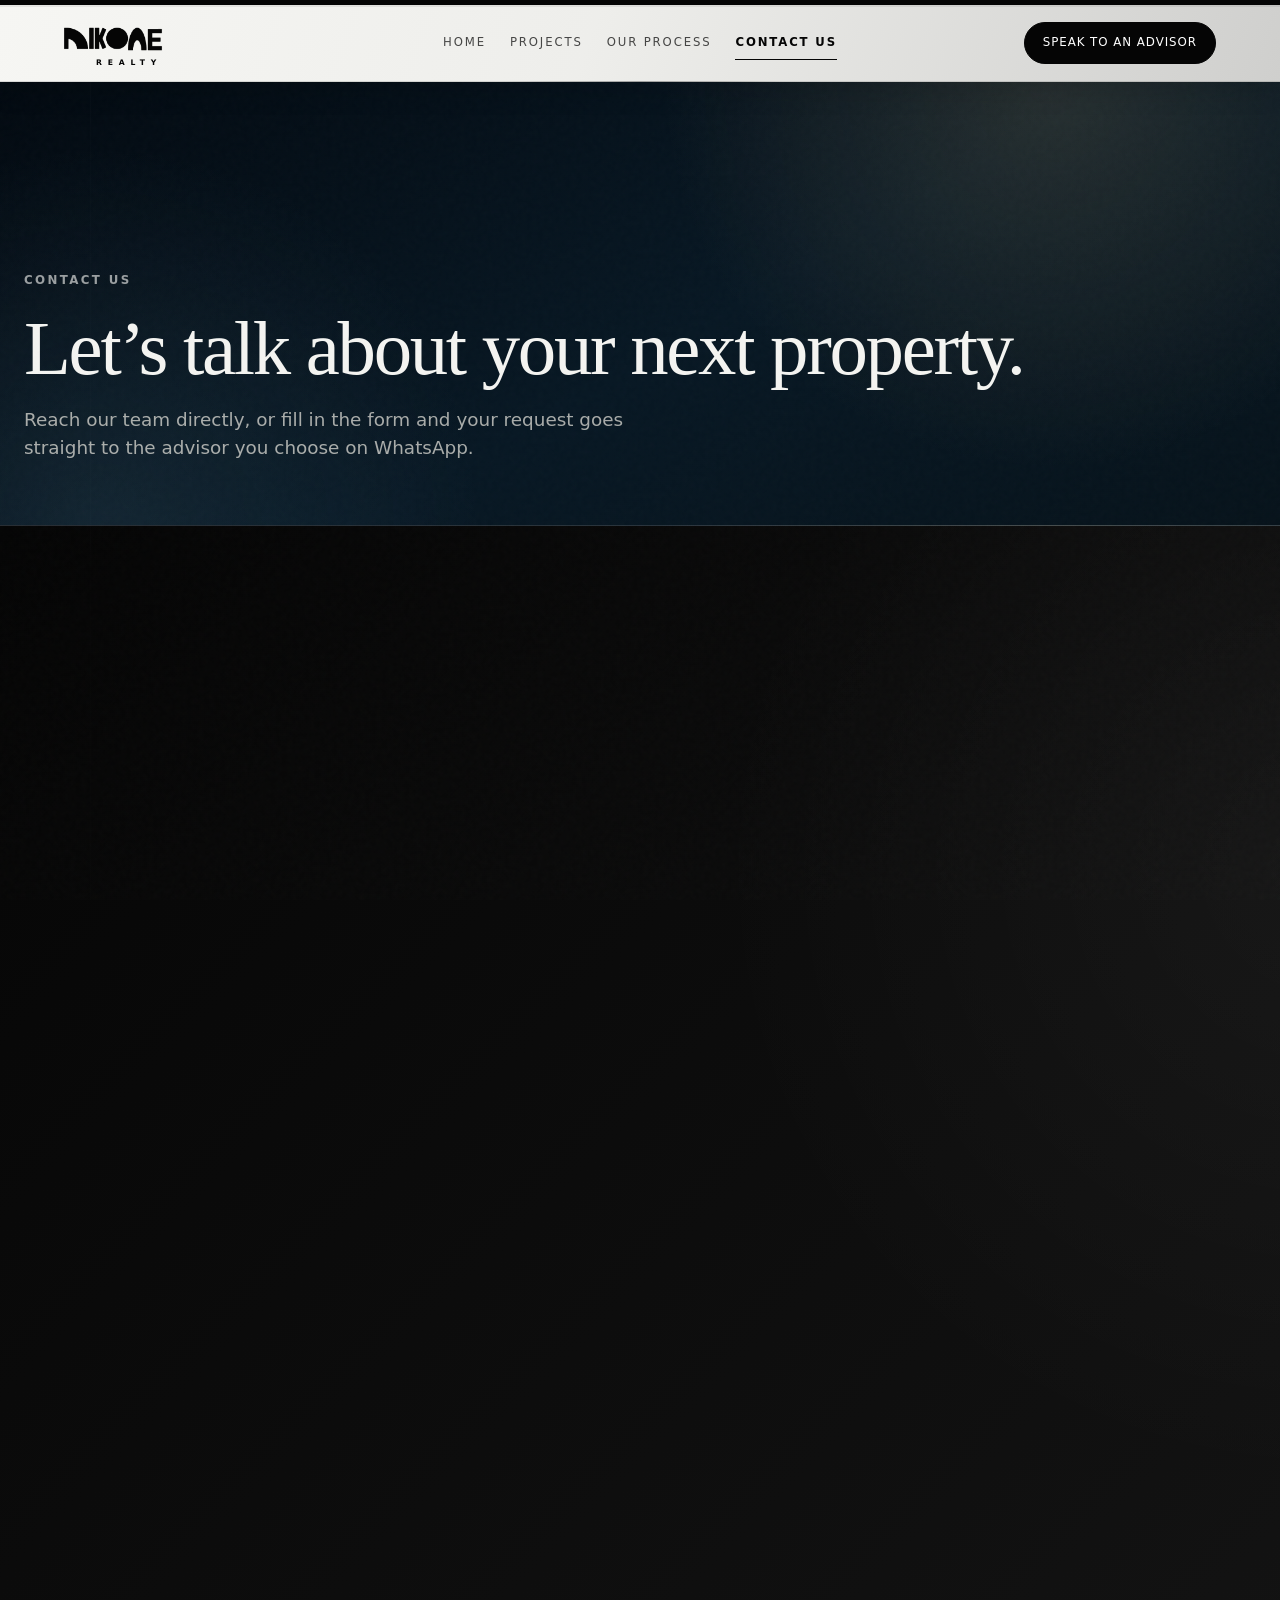
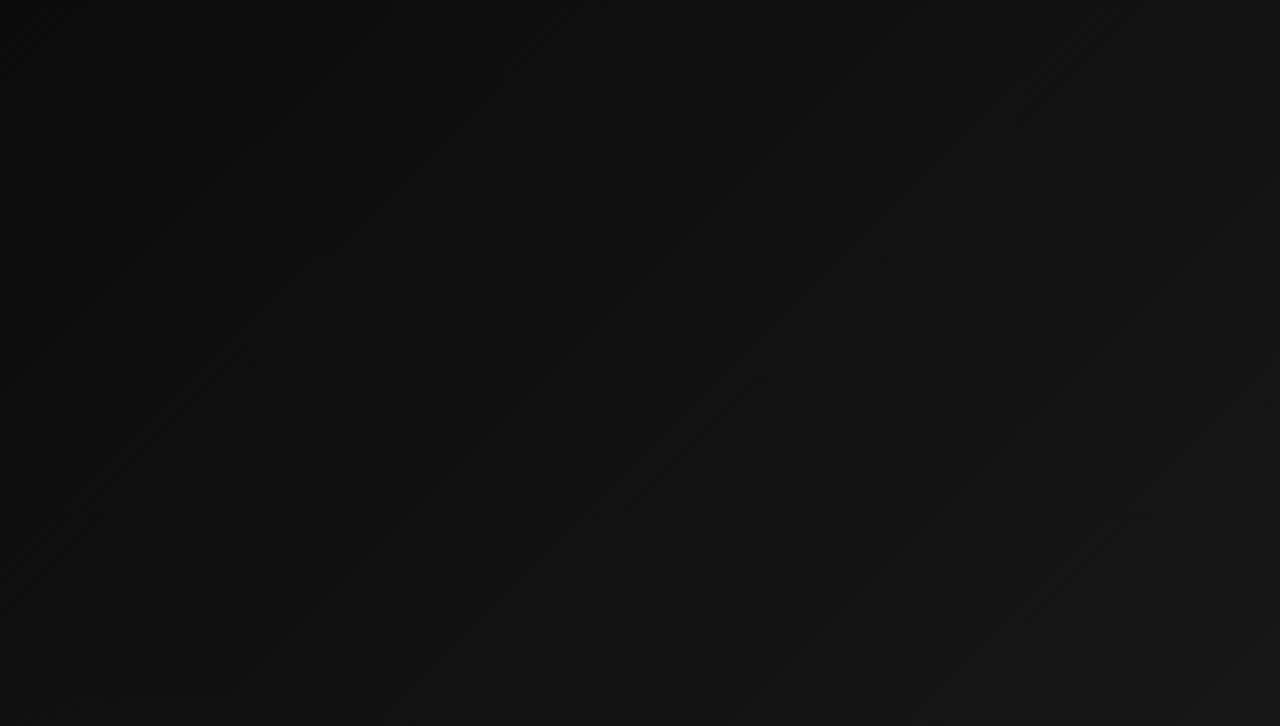
<file: contact.html>
<!DOCTYPE html>
<html lang="en">
<head>
  <meta charset="UTF-8" />
  <meta name="viewport" content="width=device-width, initial-scale=1.0" />
  <meta name="theme-color" content="#050505" />
  <meta name="description" content="Contact Dikone Realty: speak to our CEO Haroon Rasheed or sales director Umesh Nathalal, or request a private consultation on WhatsApp." />
  <title>Contact us | Dikone Realty</title>
  <link rel="stylesheet" href="styles.css" />
</head>
<body>
  <div class="site-progress" aria-hidden="true"><span id="siteProgressBar"></span></div>

  <a class="skip-link" href="#main">Skip to content</a>

  <header class="site-header" id="siteHeader">
    <a class="brand dikone-brand" href="index.html" aria-label="Dikone Realty home">
      <span class="dikone-wordmark"><img src="assets/dikone-logo-black.png" alt="Dikone" /><small>REALTY</small></span>
    </a>

    <nav class="desktop-nav" aria-label="Primary navigation">
      <a href="index.html">Home</a><a href="projects.html">Projects</a><a href="process.html">Our Process</a><a href="contact.html" aria-current="page" class="is-active">Contact us</a>
    </nav>

    <a class="nav-cta" href="contact.html">Speak to an advisor</a>

    <button class="menu-button" type="button" aria-expanded="false" aria-controls="mobileMenu" aria-label="Open navigation">
      <span></span><span></span>
    </button>
  </header>

  <div class="mobile-menu" id="mobileMenu" aria-hidden="true">
    <a href="index.html">Home</a><a href="projects.html">Projects</a><a href="process.html">Our Process</a><a href="contact.html" aria-current="page">Contact us</a>
    <a class="mobile-menu-wa" href="https://wa.me/971566276451?text=Hello%20Dikone%20Realty%2C%20I%20would%20like%20to%20speak%20to%20an%20advisor." target="_blank" rel="noopener">WhatsApp an advisor</a>
  </div>

  <main id="main">
    <section class="page-hero">
      <div class="page-shell page-hero-inner">
        <p class="eyebrow">CONTACT US</p>
        <h1>Let’s talk about your next property.</h1>
        <p class="page-hero-lede">Reach our team directly, or fill in the form and your request goes straight to the advisor you choose on WhatsApp.</p>
        
      </div>
    </section>

    <section class="contact contact-page section" id="contact">
      <div class="page-shell contact-page-grid">
        <div class="contact-people">
          <aside class="advisor-identity-card" aria-label="Founder and CEO contact details">
            <div class="advisor-monogram" aria-hidden="true">HR</div>
            <div class="advisor-identity-copy">
              <small>FOUNDER &amp; CEO · RERA #89599</small>
              <strong>Haroon Rasheed</strong>
              <span>Dikone Realty L.L.C</span>
            </div>
            <div class="advisor-identity-actions">
              <a href="tel:+971566276451">+971 56 627 6451</a>
              <a href="mailto:info@dikonerealty.com">info@dikonerealty.com</a>
              <a class="advisor-whatsapp" href="https://wa.me/971566276451?text=Hello%20Haroon%2C%20I%20would%20like%20to%20speak%20to%20Dikone%20Realty%20about%20a%20property." target="_blank" rel="noopener">WhatsApp ↗</a>
            </div>
          </aside>

          <aside class="advisor-identity-card" aria-label="Sales director contact details">
            <div class="advisor-monogram" aria-hidden="true">UN</div>
            <div class="advisor-identity-copy">
              <small>SALES DIRECTOR</small>
              <strong>Umesh Nathalal</strong>
              <span>Dikone Realty L.L.C</span>
            </div>
            <div class="advisor-identity-actions">
              <a href="tel:+971554602369">+971 55 460 2369</a>
              <a href="mailto:sales@dikonerealty.com">sales@dikonerealty.com</a>
              <a class="advisor-whatsapp" href="https://wa.me/971554602369?text=Hello%20Umesh%2C%20I%20would%20like%20to%20speak%20to%20Dikone%20Realty%20about%20a%20property." target="_blank" rel="noopener">WhatsApp ↗</a>
            </div>
          </aside>

          <div class="office-card">
            <small>VISIT US</small>
            <strong>Dikone Realty L.L.C</strong>
            <p>Office 305, Deira, Dubai, UAE</p>
            <a href="https://www.google.com/maps/search/?api=1&amp;query=Dikone+Realty+Office+305+Deira+Dubai" target="_blank" rel="noopener">Open in Google Maps ↗</a>
          </div>
        </div>

        <div class="contact-form-wrap">
          <p class="eyebrow">PRIVATE CONSULTATION</p>
          <h2>Tell us the goal.<br />We compare the market.</h2>
          <p class="contact-form-lede">Share what you are looking for. A Dikone Realty advisor will prepare a relevant shortlist across developers.</p>
      <form class="lead-form" id="leadForm" novalidate>
          <div class="field-row">
            <label><span>Full name</span><input type="text" name="name" autocomplete="name" required placeholder="Your name" /></label>
            <label><span>Phone / WhatsApp</span><input type="tel" name="phone" autocomplete="tel" required placeholder="+971" /></label>
          </div>
          <label><span>Email address</span><input type="email" name="email" autocomplete="email" required placeholder="name@email.com" /></label>
          <div class="field-row">
            <label><span>Interest</span><select name="interest" id="interestField" required><option value="">Select an option</option><option>Emaar The Oasis</option><option>Danube Doctors' Offer 2026</option><option>Vincitore opportunities</option><option>Emaar Q2 Buyer Profile</option><option>Emaar opportunities</option><option>Soma Residences – Dubai Islands</option><option>Tilal Binghatti Standalone Villa</option><option>Radisson Blu – RAK Central</option><option>Waterfront residence</option><option>Branded residence</option><option>City residence</option><option>Investment opportunity</option><option>Latest incentives</option><option>Developer comparison</option><option>Specific project enquiry</option></select></label>
            <label><span>Budget range</span><select name="budget" required><option value="">Select a range</option><option>Below AED 1M</option><option>AED 1M – 2M</option><option>AED 2M – 5M</option><option>AED 5M – 10M</option><option>AED 10M – 20M</option><option>AED 20M+</option></select></label>
          </div>
          <label><span>Preferred developer</span><select name="developer" id="developerField"><option value="">No preference / help me compare</option><option>SAMANA</option><option>Danube</option><option>Tilal Binghatti</option><option>Tilal</option><option>Binghatti</option><option>UP Properties</option><option>Sobha</option><option>Emaar</option><option>Meraas</option><option>Nakheel</option><option>OMNIYAT</option><option>BEYOND</option><option>Azizi</option><option>Arada</option><option>Imtiaz</option><option>Vincitore</option><option>Damac</option><option>IMAN Developers</option></select></label>
          <label><span>Message</span><textarea name="message" rows="4" placeholder="Preferred area, property type, timeline or investment goal"></textarea></label>
          <fieldset class="send-to">
            <legend>Send my request to</legend>
            <label class="send-to-option"><input type="radio" name="recipient" value="haroon" checked /><span><strong>Haroon Rasheed</strong><small>Founder &amp; CEO</small></span></label>
            <label class="send-to-option"><input type="radio" name="recipient" value="umesh" /><span><strong>Umesh Nathalal</strong><small>Sales Director</small></span></label>
          </fieldset>
          <button class="button button-primary form-submit" type="submit">Request a private consultation</button>
          <p class="form-status" id="formStatus" role="status" aria-live="polite"></p>
          <small class="privacy-note">Submitting opens WhatsApp with your details filled in, ready to send. By sending, you agree to be contacted about relevant real-estate opportunities.</small>
        </form>

        </div>
      </div>
    </section>
  </main>

  <footer class="site-footer">
    <div class="page-shell footer-top footer-business-grid">
      <div class="footer-business-intro">
        <a class="brand footer-brand dikone-brand" href="index.html" aria-label="Dikone Realty home">
          <span class="dikone-wordmark"><img src="assets/dikone-logo-white.png" alt="Dikone" /><small>REALTY</small></span>
        </a>
        <p>Boutique UAE property advisory for end-users, investors and international buyers.</p>
        <small>RERA #89599</small>
      </div>
      <div class="footer-business-contact">
        <span>FOUNDER &amp; CEO</span>
        <strong>Haroon Rasheed</strong>
        <a href="tel:+971566276451">+971 56 627 6451</a>
        <a href="mailto:info@dikonerealty.com">info@dikonerealty.com</a>
        <a href="mailto:sales@dikonerealty.com">sales@dikonerealty.com</a>
      </div>
      <div class="footer-business-address">
        <span>VISIT US</span>
        <strong>Dikone Realty L.L.C</strong>
        <p>Office 305, Deira, Dubai, UAE</p>
        <a class="button button-ghost" href="contact.html">Start a conversation</a>
      </div>
      <nav class="footer-pages" aria-label="Footer navigation">
        <span>EXPLORE</span>
        <a href="index.html">Home</a>
        <a href="projects.html">Projects</a>
        <a href="process.html">Our Process</a>
        <a href="contact.html">Contact us</a>
      </nav>
    </div>
    <div class="page-shell footer-bottom">
      <span>© <span id="year"></span> Dikone Realty L.L.C</span>
      <span>Developer, hotel and project names identify represented opportunities and remain the property of their respective owners.</span>
      <span>Availability, pricing and terms are subject to confirmation.</span>
    </div>
  </footer>

  <div class="cursor-glow" id="cursorGlow" aria-hidden="true"></div>
  <script src="script.js"></script>
  <script src="contact-form.js"></script>
</file>
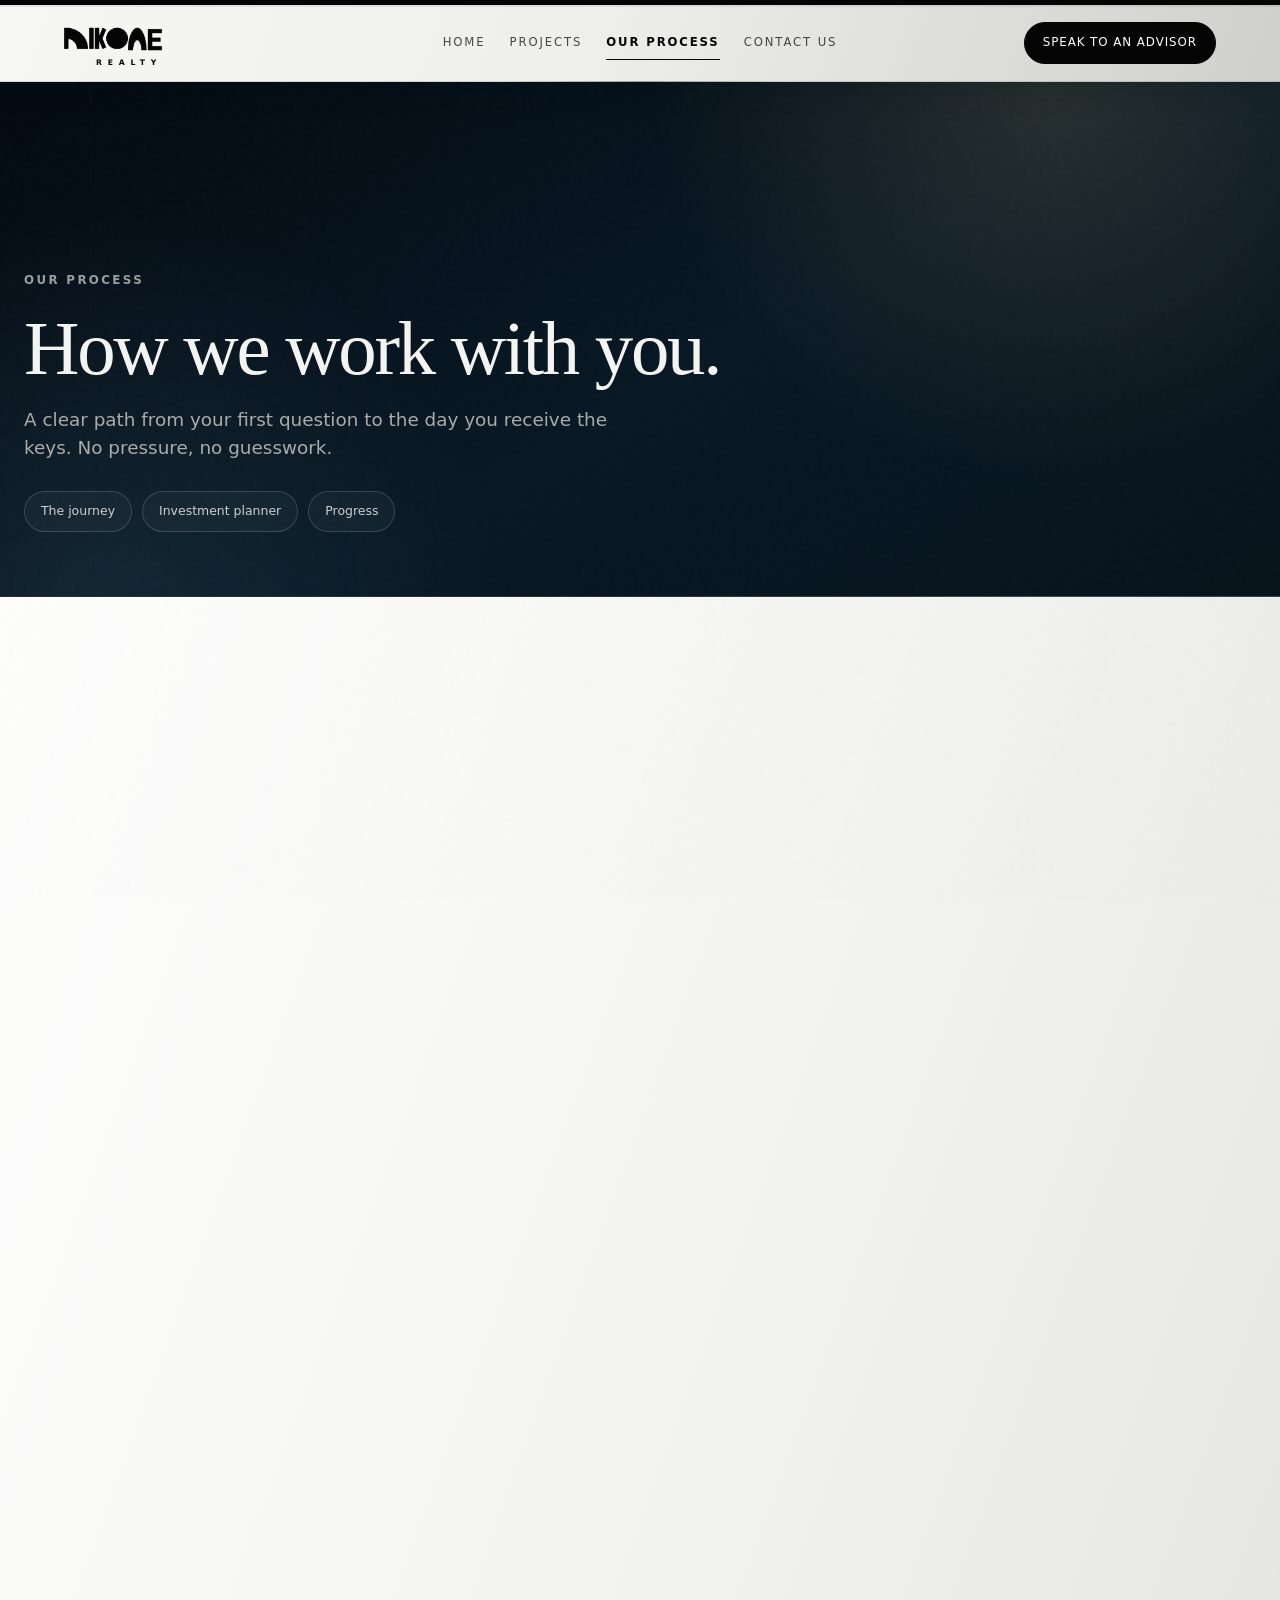
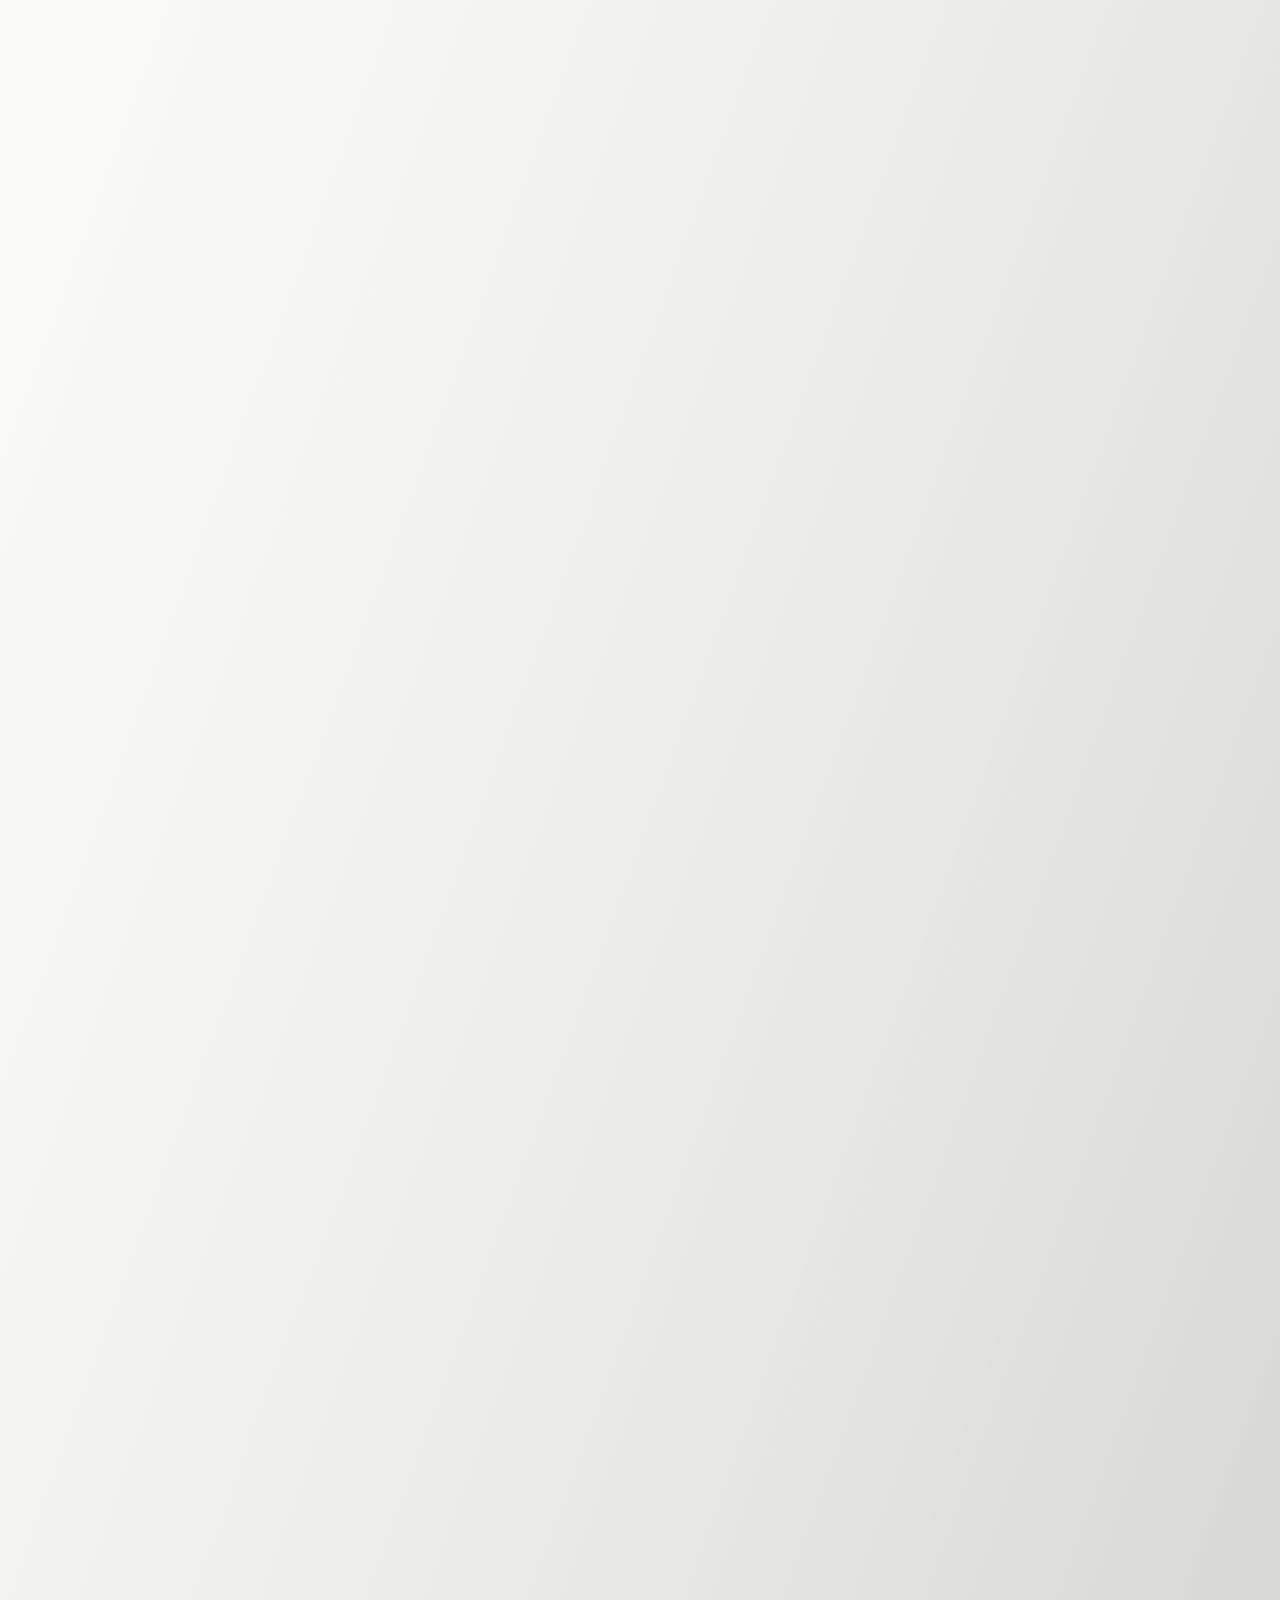
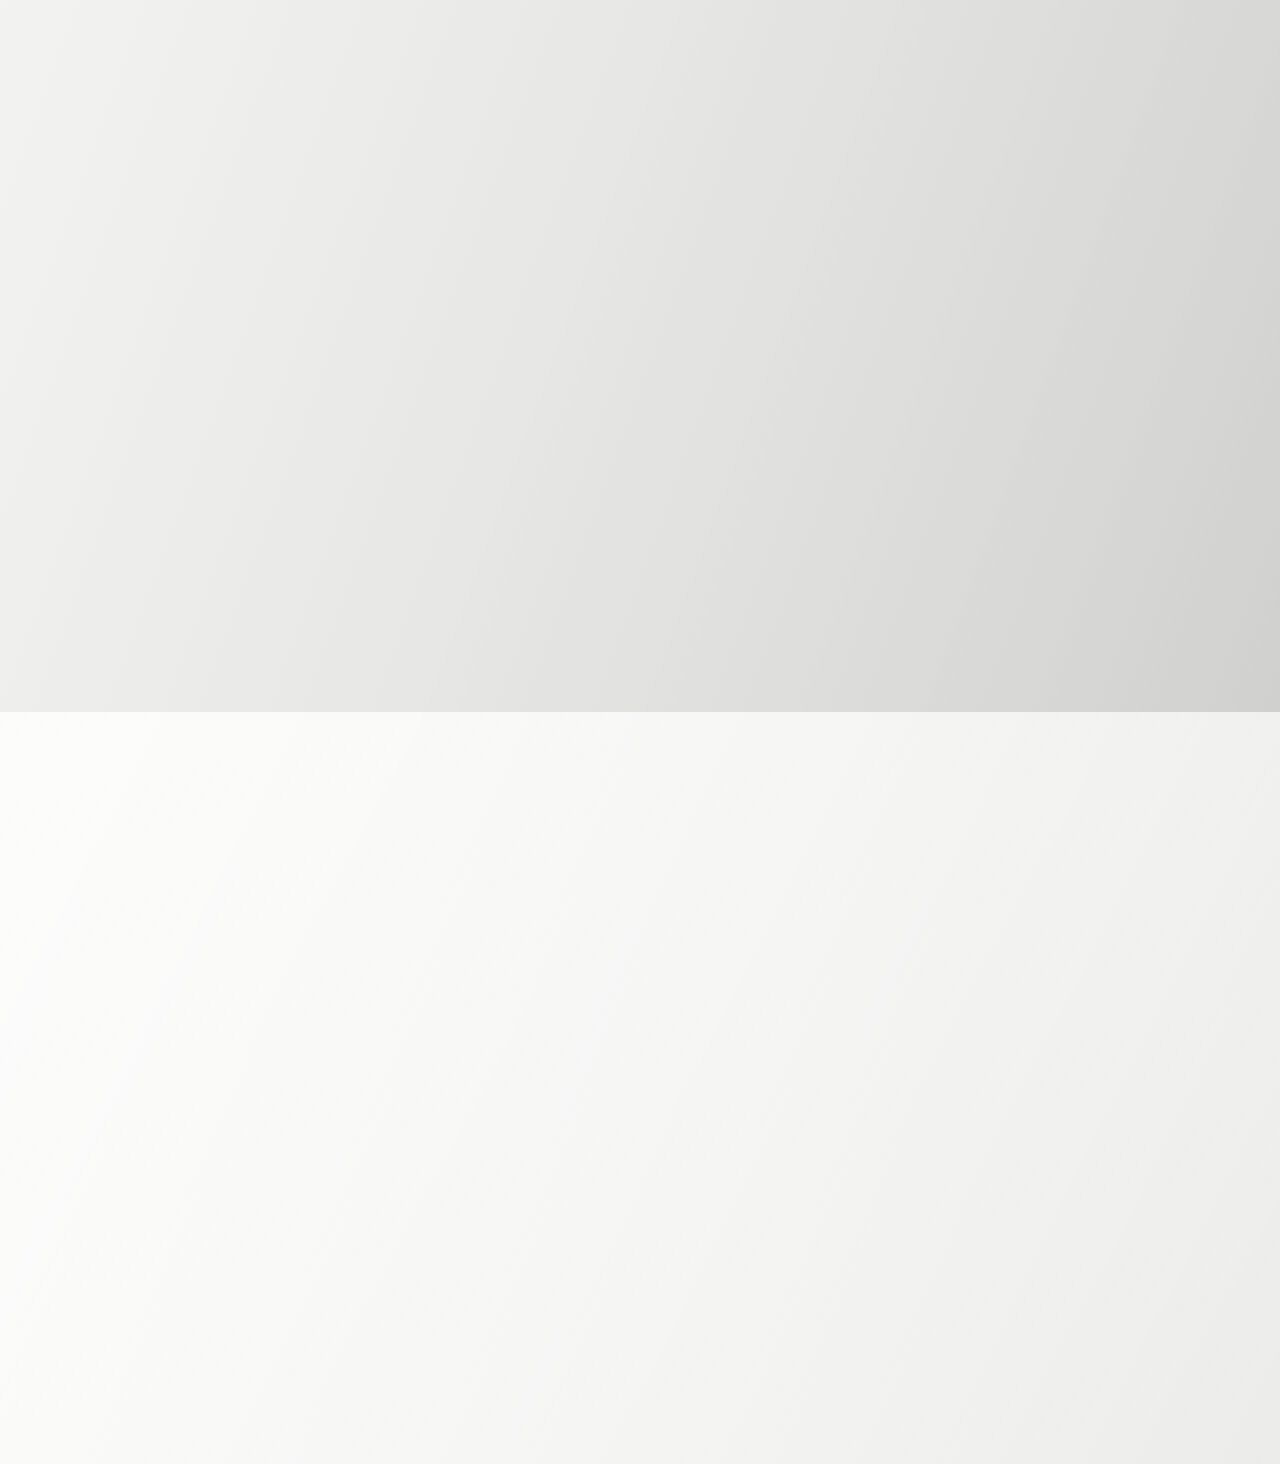
<file: process.html>
<!DOCTYPE html>
<html lang="en">
<head>
  <meta charset="UTF-8" />
  <meta name="viewport" content="width=device-width, initial-scale=1.0" />
  <meta name="theme-color" content="#050505" />
  <meta name="description" content="How Dikone Realty guides buyers and investors from first conversation to handover." />
  <title>Our Process | Dikone Realty</title>
  <link rel="stylesheet" href="styles.css" />
</head>
<body>
  <div class="site-progress" aria-hidden="true"><span id="siteProgressBar"></span></div>

  <a class="skip-link" href="#main">Skip to content</a>

  <header class="site-header" id="siteHeader">
    <a class="brand dikone-brand" href="index.html" aria-label="Dikone Realty home">
      <span class="dikone-wordmark"><img src="assets/dikone-logo-black.png" alt="Dikone" /><small>REALTY</small></span>
    </a>

    <nav class="desktop-nav" aria-label="Primary navigation">
      <a href="index.html">Home</a><a href="projects.html">Projects</a><a href="process.html" aria-current="page" class="is-active">Our Process</a><a href="contact.html">Contact us</a>
    </nav>

    <a class="nav-cta" href="contact.html">Speak to an advisor</a>

    <button class="menu-button" type="button" aria-expanded="false" aria-controls="mobileMenu" aria-label="Open navigation">
      <span></span><span></span>
    </button>
  </header>

  <div class="mobile-menu" id="mobileMenu" aria-hidden="true">
    <a href="index.html">Home</a><a href="projects.html">Projects</a><a href="process.html" aria-current="page">Our Process</a><a href="contact.html">Contact us</a>
    <a class="mobile-menu-wa" href="https://wa.me/971566276451?text=Hello%20Dikone%20Realty%2C%20I%20would%20like%20to%20speak%20to%20an%20advisor." target="_blank" rel="noopener">WhatsApp an advisor</a>
  </div>

  <main id="main">
    <section class="page-hero">
      <div class="page-shell page-hero-inner">
        <p class="eyebrow">OUR PROCESS</p>
        <h1>How we work with you.</h1>
        <p class="page-hero-lede">A clear path from your first question to the day you receive the keys. No pressure, no guesswork.</p>
        <nav class="page-subnav" aria-label="On this page"><a href="#journey">The journey</a><a href="#planner">Investment planner</a><a href="#reel">Progress</a></nav>
      </div>
    </section>

    <section class="journey-premium section" id="journey">
      <div class="journey-watermark" aria-hidden="true">DIKONE</div>
      <div class="page-shell journey-premium-shell">
        <div class="journey-premium-head reveal">
          <div class="journey-premium-title">
            <p class="eyebrow">THE DIKONE JOURNEY</p>
            <span class="journey-title-rule" aria-hidden="true"></span>
            <h2>From market search<br /><em>to ownership.</em></h2>
          </div>

          <div class="journey-premium-intro">
            <span class="journey-range">01 — 04</span>
            <p>One dedicated advisor, a wider developer network and a clear comparison process—designed to move serious buyers forward with confidence.</p>
            <a class="journey-start-link" href="#contact">Start a private consultation <span>↗</span></a>
          </div>
        </div>

        <div class="journey-steps" aria-label="Dikone Realty advisory process">
          <article class="journey-step reveal">
            <div class="journey-step-top">
              <span class="journey-number">01</span>
              <svg viewBox="0 0 48 48" aria-hidden="true"><path d="M8 10h32v24H8zM14 40h20M15 18h18M15 25h11"/></svg>
            </div>
            <div class="journey-step-copy">
              <span class="journey-step-label">Discovery</span>
              <h3>Brief</h3>
              <p>We define your budget, preferred location, property type, timeline and return expectations.</p>
            </div>
            <div class="journey-step-foot"><span>01 / Understand</span><i></i></div>
          </article>

          <article class="journey-step reveal">
            <div class="journey-step-top">
              <span class="journey-number">02</span>
              <svg viewBox="0 0 48 48" aria-hidden="true"><path d="M10 13h12v12H10zM26 23h12v12H26zM22 19l4 4M16 31h8M32 11v8"/></svg>
            </div>
            <div class="journey-step-copy">
              <span class="journey-step-label">Curation</span>
              <h3>Compare</h3>
              <p>We shortlist relevant options across developers, communities, payment plans and locations.</p>
            </div>
            <div class="journey-step-foot"><span>02 / Curate</span><i></i></div>
          </article>

          <article class="journey-step reveal">
            <div class="journey-step-top">
              <span class="journey-number">03</span>
              <svg viewBox="0 0 48 48" aria-hidden="true"><path d="M12 22l12-10 12 10v16H12zM19 38V27h10v11M18 20h12"/></svg>
            </div>
            <div class="journey-step-copy">
              <span class="journey-step-label">Reservation</span>
              <h3>Secure</h3>
              <p>We guide reservation, documentation and the selected payment structure with clarity.</p>
            </div>
            <div class="journey-step-foot"><span>03 / Acquire</span><i></i></div>
          </article>

          <article class="journey-step reveal">
            <div class="journey-step-top">
              <span class="journey-number">04</span>
              <svg viewBox="0 0 48 48" aria-hidden="true"><path d="M10 25a14 14 0 0 1 28 0M10 25v9h6v-9zM32 25v9h6v-9zM32 37c-2 2-5 3-8 3"/></svg>
            </div>
            <div class="journey-step-copy">
              <span class="journey-step-label">Continuity</span>
              <h3>Support</h3>
              <p>We stay available through updates, completion, handover and the next investment decision.</p>
            </div>
            <div class="journey-step-foot"><span>04 / Continue</span><i></i></div>
          </article>
        </div>

        <div class="journey-assurance reveal">
          <span>DIKONE PRIVATE ADVISORY</span>
          <p>Focused guidance, direct access and a shortlist shaped around your priorities—not a generic property catalogue.</p>
          <a href="#contact">Speak to an advisor <span>→</span></a>
        </div>
      </div>
    </section>

    <section class="planner-section section" id="planner">
      <div class="page-shell">
        <div class="planner-heading reveal">
          <div><p class="eyebrow">BUYER TOOLS · ILLUSTRATIVE PLANNING</p><h2>Plan the numbers.<br /><em>Then compare the market.</em></h2></div>
          <p>Use the calculator for a simple financing illustration, then explore the locations currently represented by the featured opportunities.</p>
        </div>

        <div class="planner-grid">
          <div class="finance-calculator reveal" id="financeCalculator">
            <div class="finance-calculator-head"><div><span>FINANCING ESTIMATOR</span><h3>Estimate a monthly payment</h3></div><strong id="financeMonthly">AED 9,280</strong></div>
            <div class="finance-controls">
              <label><span>Property price <strong id="financePriceLabel">AED 2.0M</strong></span><input id="financePrice" type="range" min="1000000" max="20000000" step="100000" value="2000000" /></label>
              <label><span>Down payment <strong id="financeDownLabel">20%</strong></span><input id="financeDown" type="range" min="10" max="80" step="5" value="20" /></label>
              <label><span>Loan term <strong id="financeTermLabel">25 years</strong></span><input id="financeTerm" type="range" min="5" max="30" step="1" value="25" /></label>
              <label><span>Interest <strong id="financeInterestLabel">4.5%</strong></span><input id="financeInterest" type="range" min="1" max="10" step="0.1" value="4.5" /></label>
            </div>
            <div class="finance-summary"><div><span>Estimated down payment</span><strong id="financeDownAmount">AED 400,000</strong></div><div><span>Illustrative loan amount</span><strong id="financeLoanAmount">AED 1,600,000</strong></div></div>
            <small>This tool is an indicative mathematical estimate only. It excludes fees, insurance and lender-specific conditions and does not represent a financing offer.</small>
          </div>

          <div class="area-navigator reveal">
            <div class="area-navigator-head"><span>LOCATION SHORTLIST</span><h3>Explore the areas behind the opportunities.</h3></div>
            <div class="area-navigator-grid">
              <a href="#soma"><img src="assets/waterfront-living.jpg" alt="Dubai Islands waterfront" loading="lazy" /><span>Waterfront</span><strong>Dubai Islands</strong><small>Soma Residences · boutique island living</small></a>
              <a href="#gem"><img src="assets/tilal-villa-concept.svg" alt="Tilal villa concept in Al Rowayah" loading="lazy" /><span>Growth corridor</span><strong>Al Rowayah 1</strong><small>Tilal Binghatti · standalone villa</small></a>
              <a href="#rak-central"><img src="assets/tower-residence.jpg" alt="RAK Central tower residence" loading="lazy" /><span>Mixed-use hub</span><strong>RAK Central</strong><small>Hospitality + residential + retail</small></a>
              <a href="#emaar-oasis"><img src="assets/emaar-oasis-poster.jpg" alt="The Oasis by Emaar" loading="lazy" /><span>Waterfront community</span><strong>The Oasis</strong><small>Emaar villas and mansions</small></a>
            </div>
          </div>
        </div>
      </div>
    </section>

    <section class="reel-section section" id="reel">
      <div class="page-shell reel-grid">
        <div class="reel-copy reveal">
          <p class="eyebrow">PROGRESS YOU CAN SEE</p>
          <h2>Confidence,<br />frame by frame.</h2>
          <p>Construction progress matters. The supplied development reel is presented here as a dedicated visual update, with controls that keep the experience smooth on desktop and mobile.</p>

          <div class="reel-points">
            <div><span>01</span><p><strong>Visible milestones</strong><small>Follow progress through clear visual updates.</small></p></div>
            <div><span>02</span><p><strong>Better decisions</strong><small>Review opportunities with context, not just promises.</small></p></div>
            <div><span>03</span><p><strong>Ongoing support</strong><small>Stay informed from reservation to handover.</small></p></div>
          </div>
        </div>

        <div class="reel-player reveal">
          <div class="phone-frame">
            <video id="developmentVideo" playsinline preload="metadata" poster="assets/investment-progress.jpg">
              <source src="assets/development-reel.mp4" type="video/mp4" />
              Your browser does not support HTML5 video.
            </video>
            <button class="video-toggle" id="videoToggle" type="button" aria-label="Play development reel"><span>▶</span></button>
            <div class="video-badge">DEVELOPMENT REEL · 01:27</div>
          </div>
          <p>Use the player controls to view the supplied progress reel with its original soundtrack.</p>
        </div>
      </div>
    </section>

    <section class="cta-band">
      <div class="page-shell cta-band-inner">
        <div><h2>Ready to start?</h2><p>Share your goal and budget. An advisor prepares a shortlist within one working day.</p></div>
        <div class="cta-band-actions">
          <a class="button button-primary" href="contact.html">Request a private consultation</a>
          <a class="button button-ghost" href="https://wa.me/971566276451?text=Hello%20Dikone%20Realty%2C%20I%20would%20like%20to%20speak%20to%20an%20advisor." target="_blank" rel="noopener">WhatsApp an advisor</a>
        </div>
      </div>
    </section>
  </main>

  <footer class="site-footer">
    <div class="page-shell footer-top footer-business-grid">
      <div class="footer-business-intro">
        <a class="brand footer-brand dikone-brand" href="index.html" aria-label="Dikone Realty home">
          <span class="dikone-wordmark"><img src="assets/dikone-logo-white.png" alt="Dikone" /><small>REALTY</small></span>
        </a>
        <p>Boutique UAE property advisory for end-users, investors and international buyers.</p>
        <small>RERA #89599</small>
      </div>
      <div class="footer-business-contact">
        <span>FOUNDER &amp; CEO</span>
        <strong>Haroon Rasheed</strong>
        <a href="tel:+971566276451">+971 56 627 6451</a>
        <a href="mailto:info@dikonerealty.com">info@dikonerealty.com</a>
        <a href="mailto:sales@dikonerealty.com">sales@dikonerealty.com</a>
      </div>
      <div class="footer-business-address">
        <span>VISIT US</span>
        <strong>Dikone Realty L.L.C</strong>
        <p>Office 305, Deira, Dubai, UAE</p>
        <a class="button button-ghost" href="contact.html">Start a conversation</a>
      </div>
      <nav class="footer-pages" aria-label="Footer navigation">
        <span>EXPLORE</span>
        <a href="index.html">Home</a>
        <a href="projects.html">Projects</a>
        <a href="process.html">Our Process</a>
        <a href="contact.html">Contact us</a>
      </nav>
    </div>
    <div class="page-shell footer-bottom">
      <span>© <span id="year"></span> Dikone Realty L.L.C</span>
      <span>Developer, hotel and project names identify represented opportunities and remain the property of their respective owners.</span>
      <span>Availability, pricing and terms are subject to confirmation.</span>
    </div>
  </footer>

  <div class="cursor-glow" id="cursorGlow" aria-hidden="true"></div>
  <script src="script.js"></script>
</file>
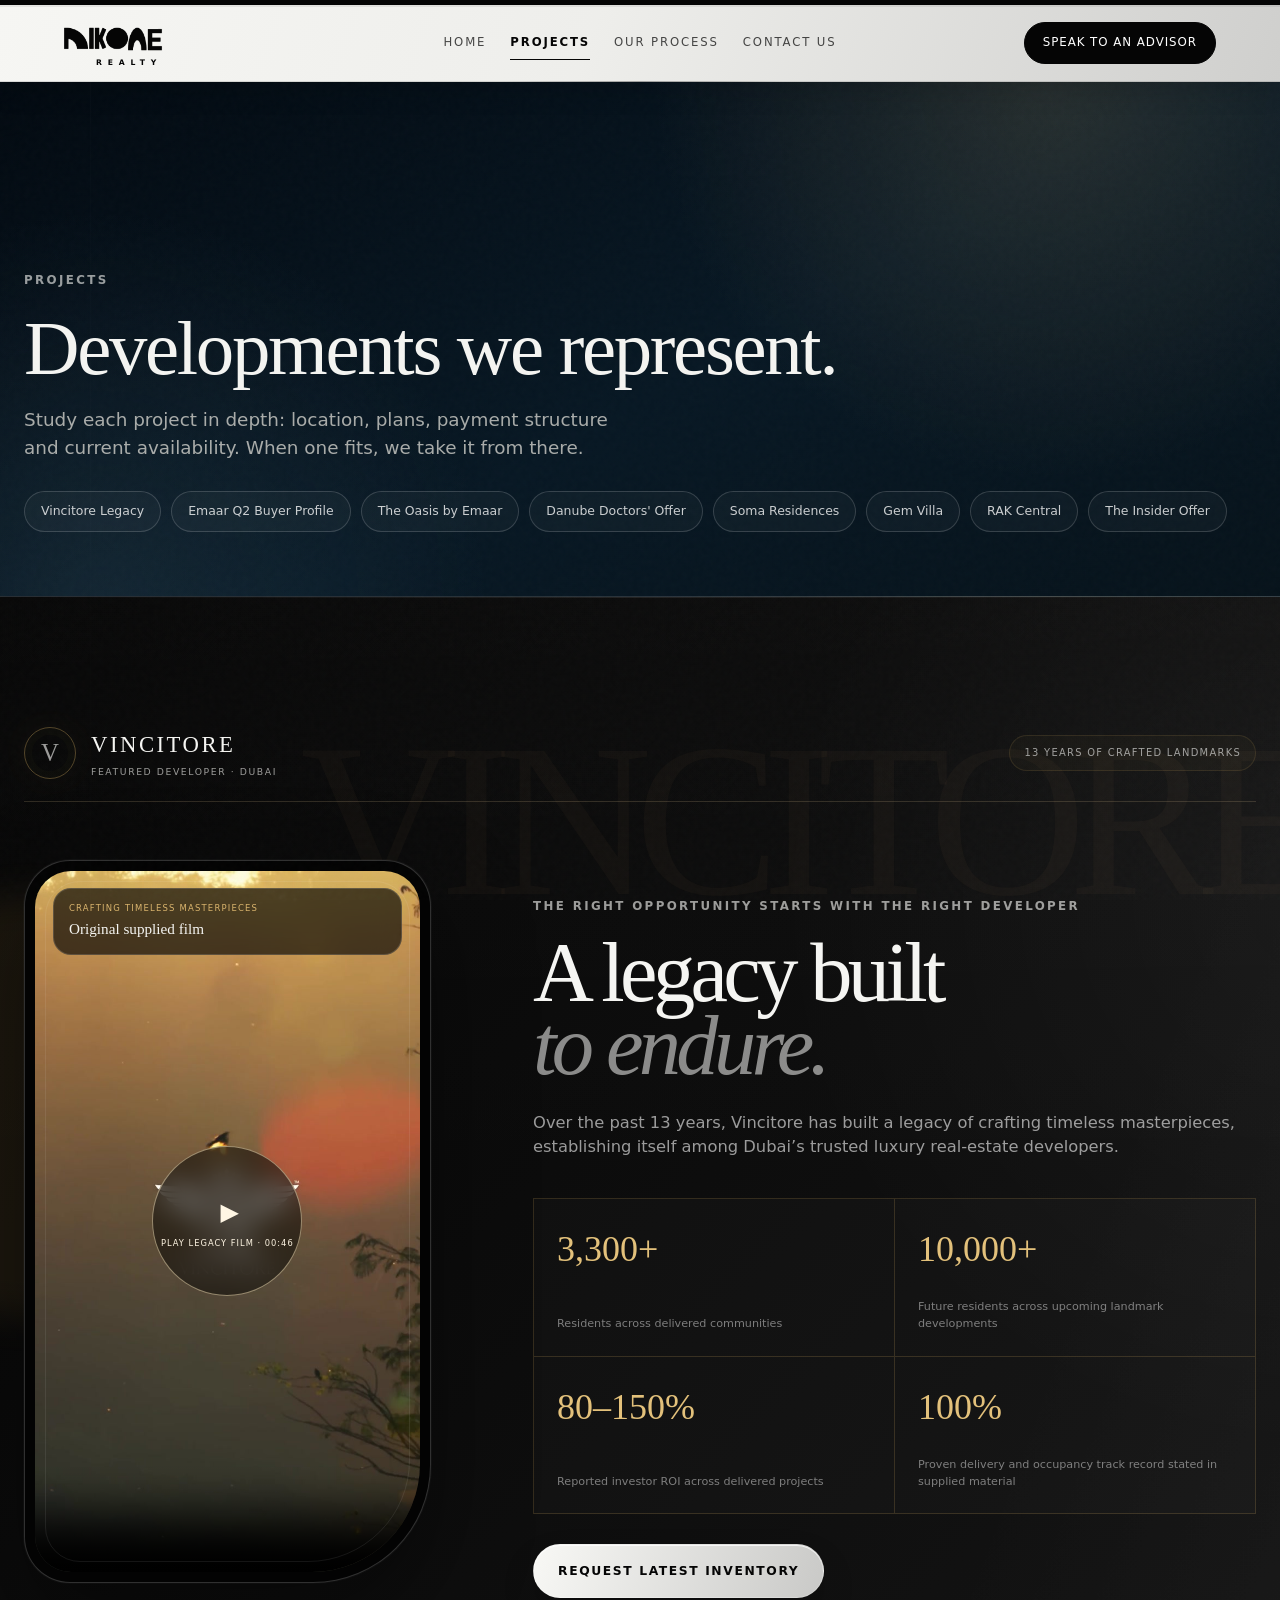
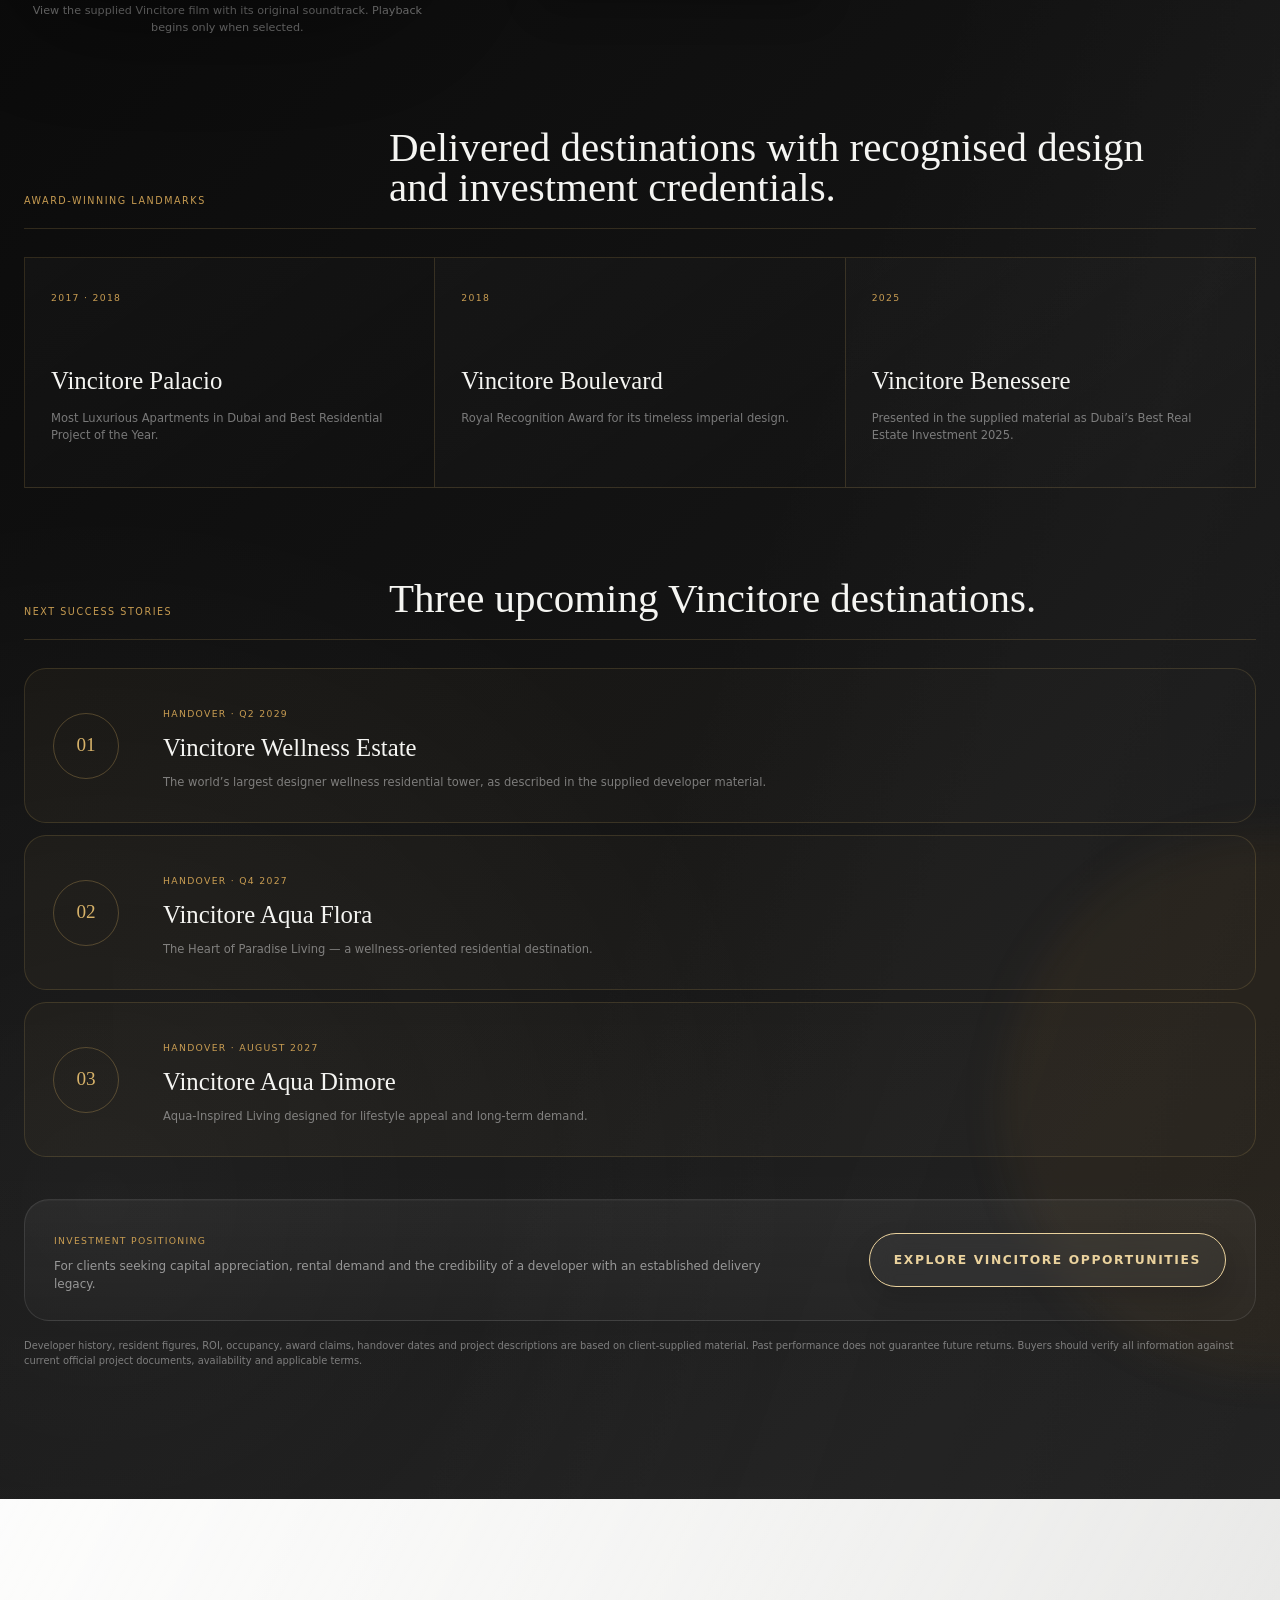
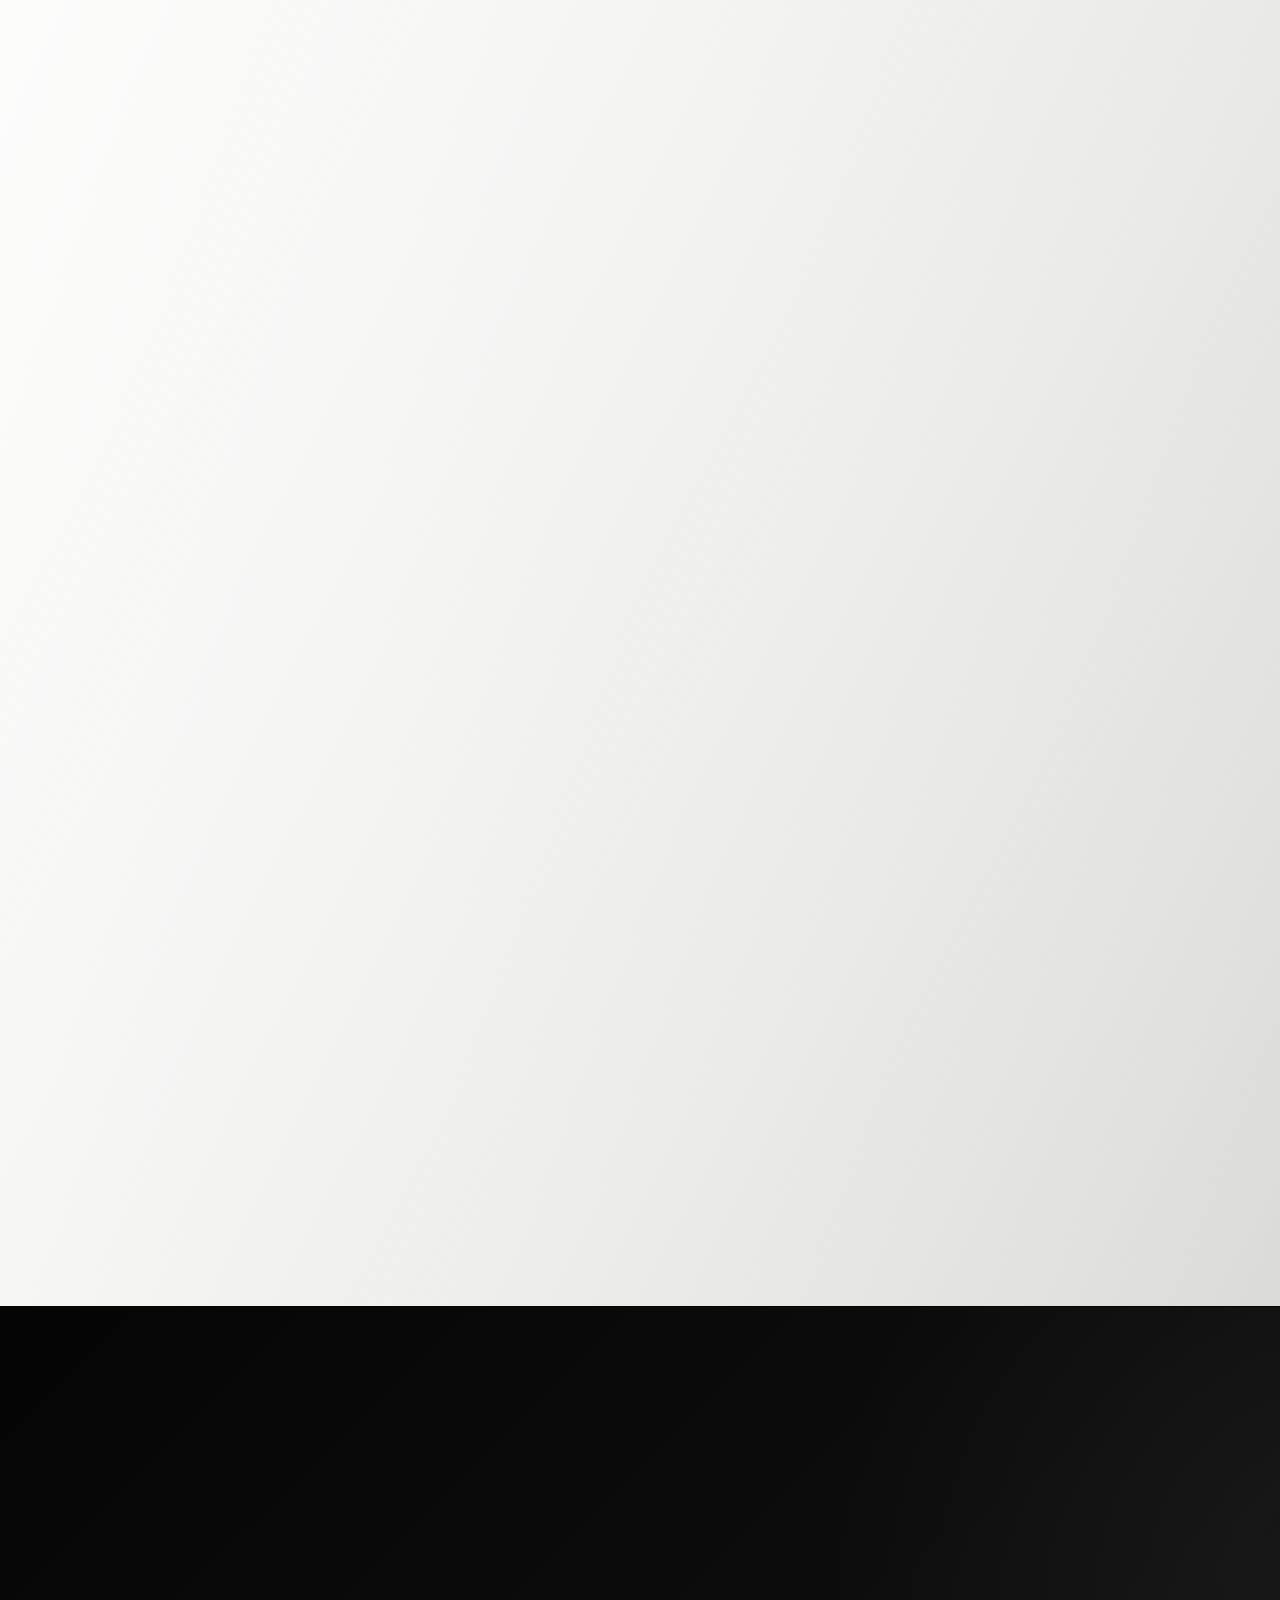
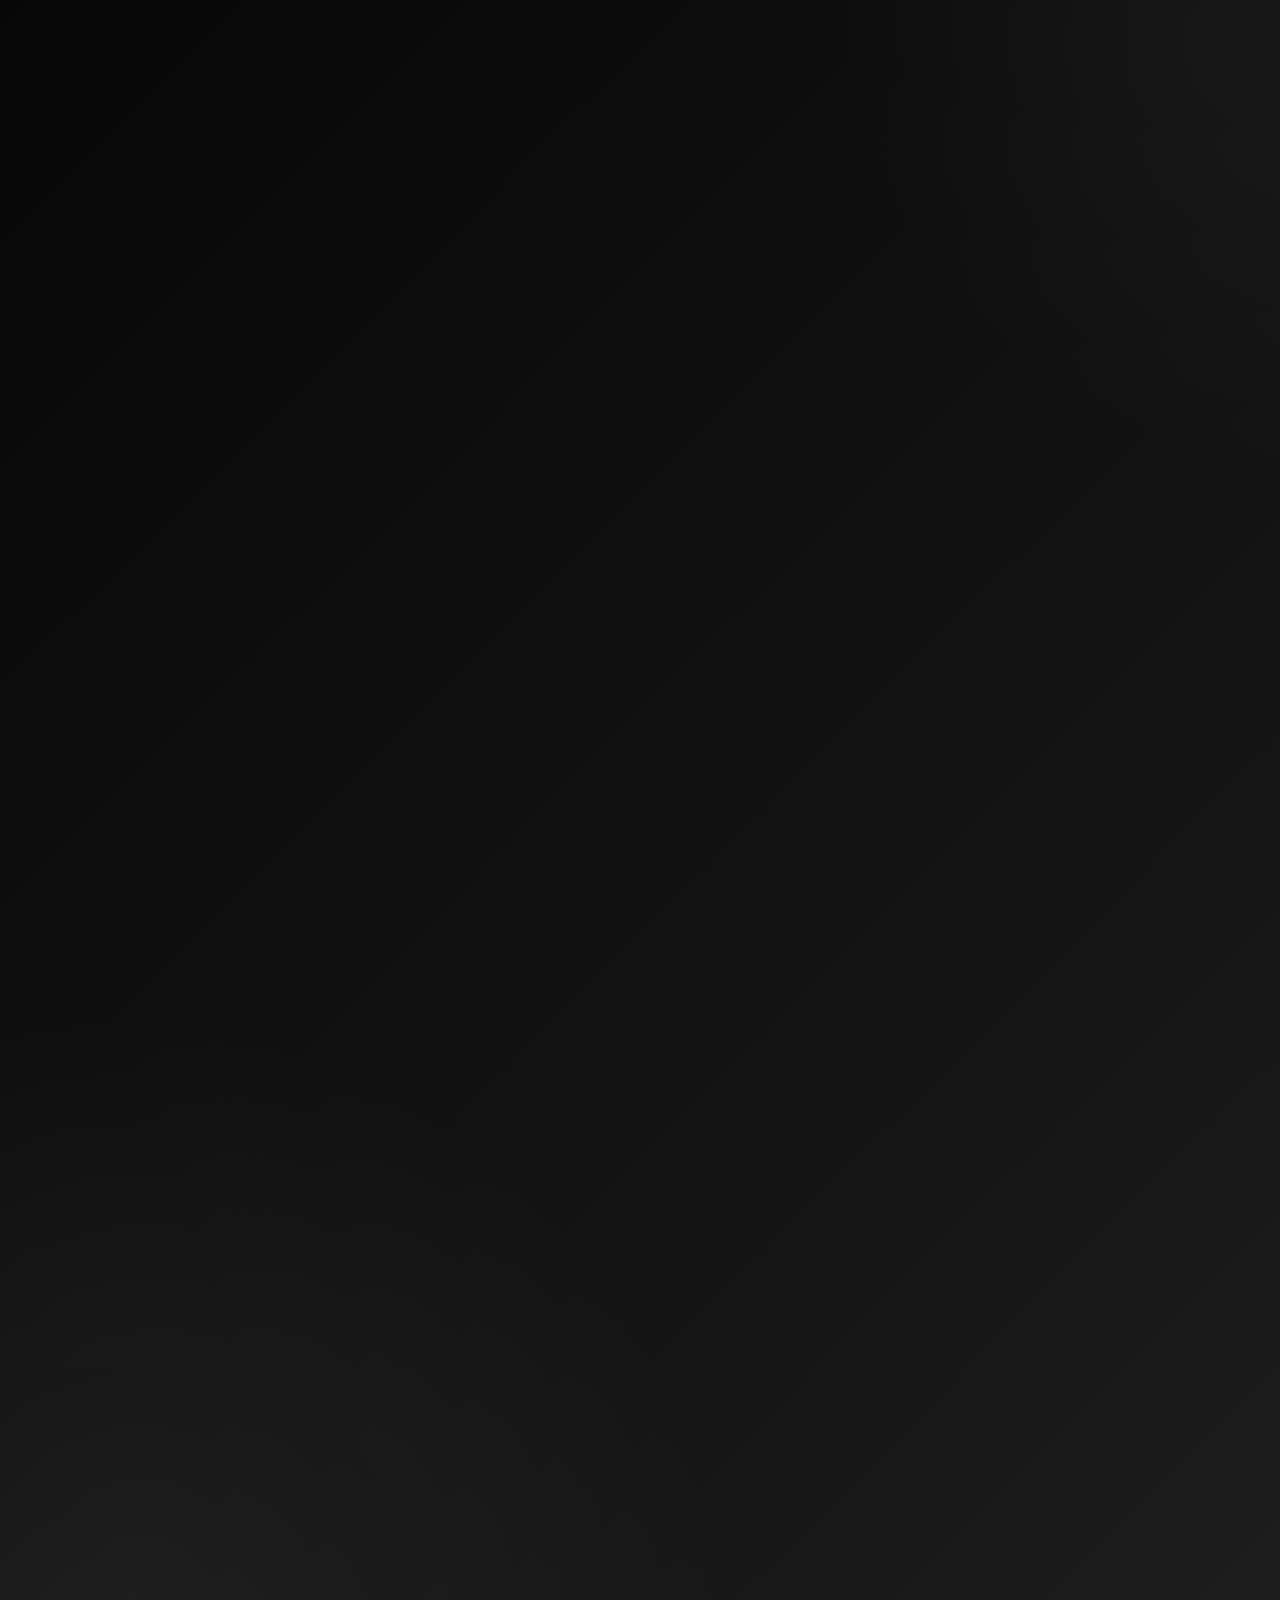
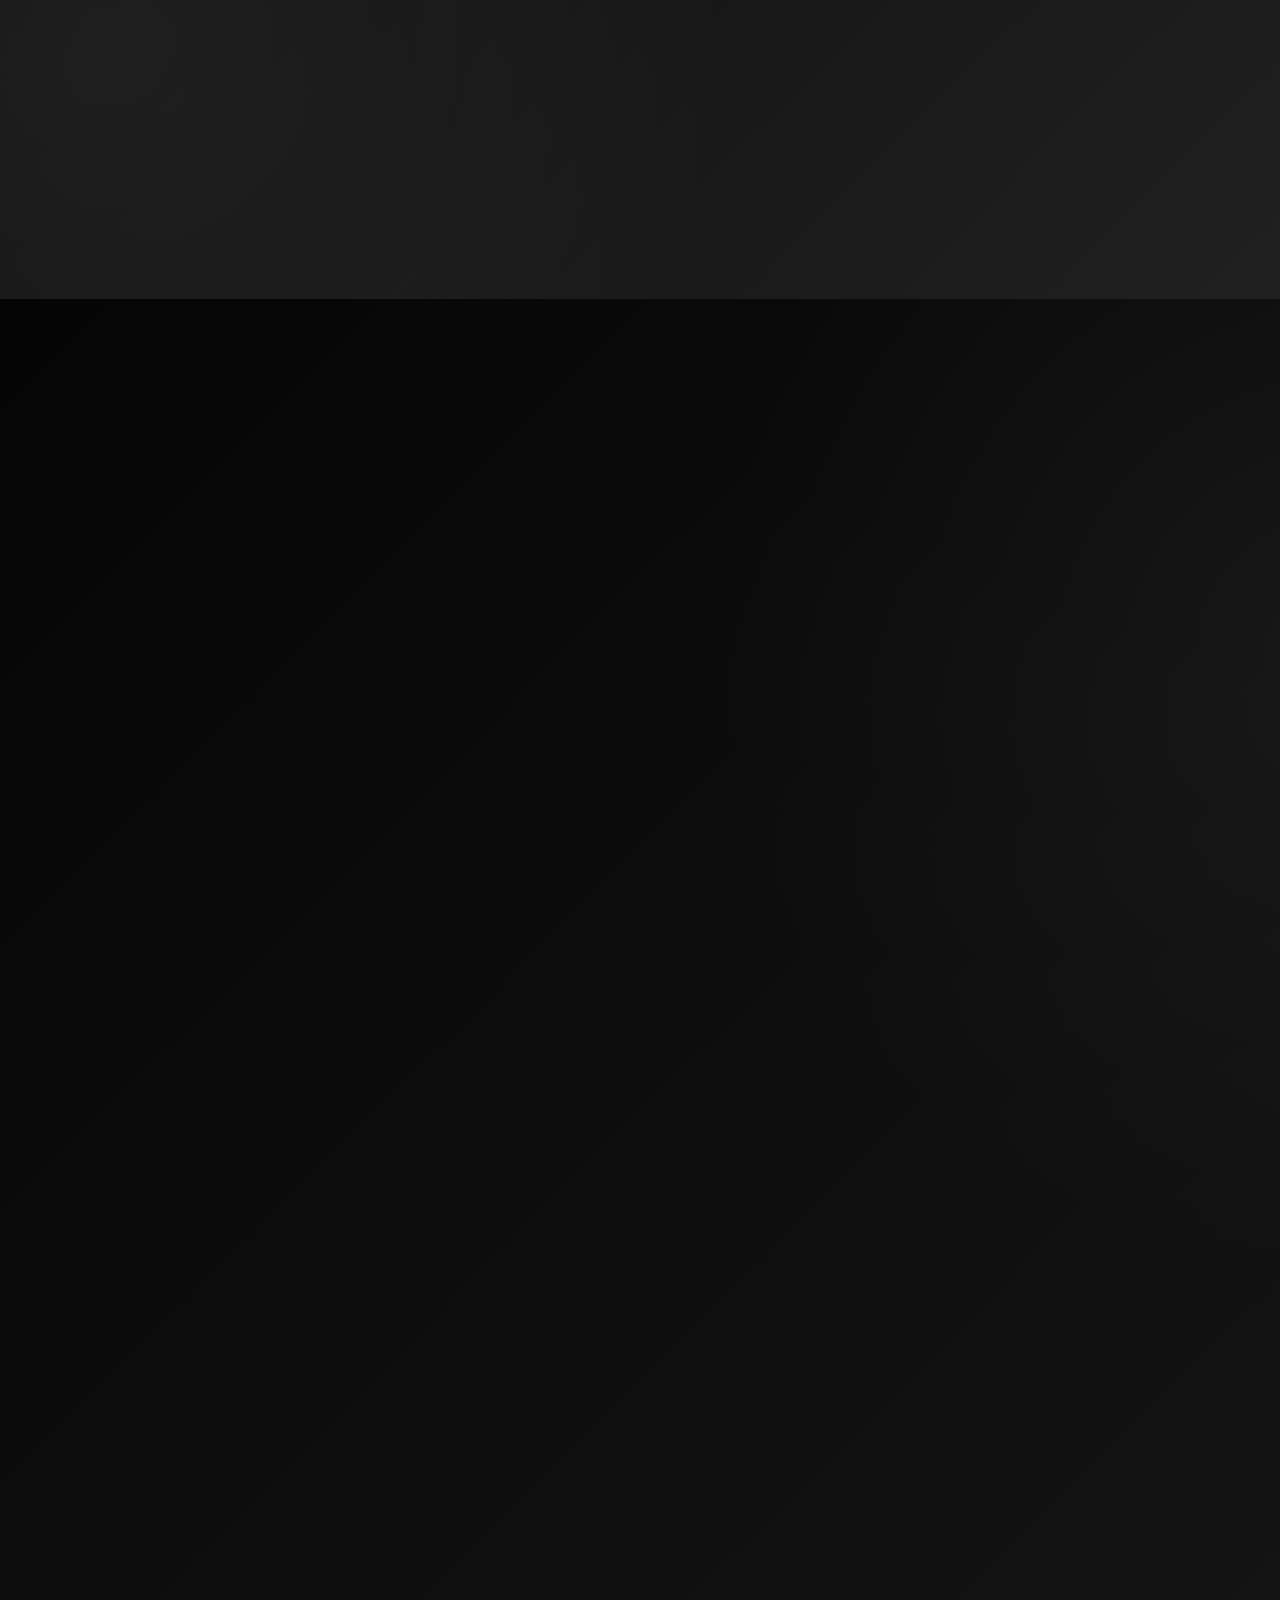
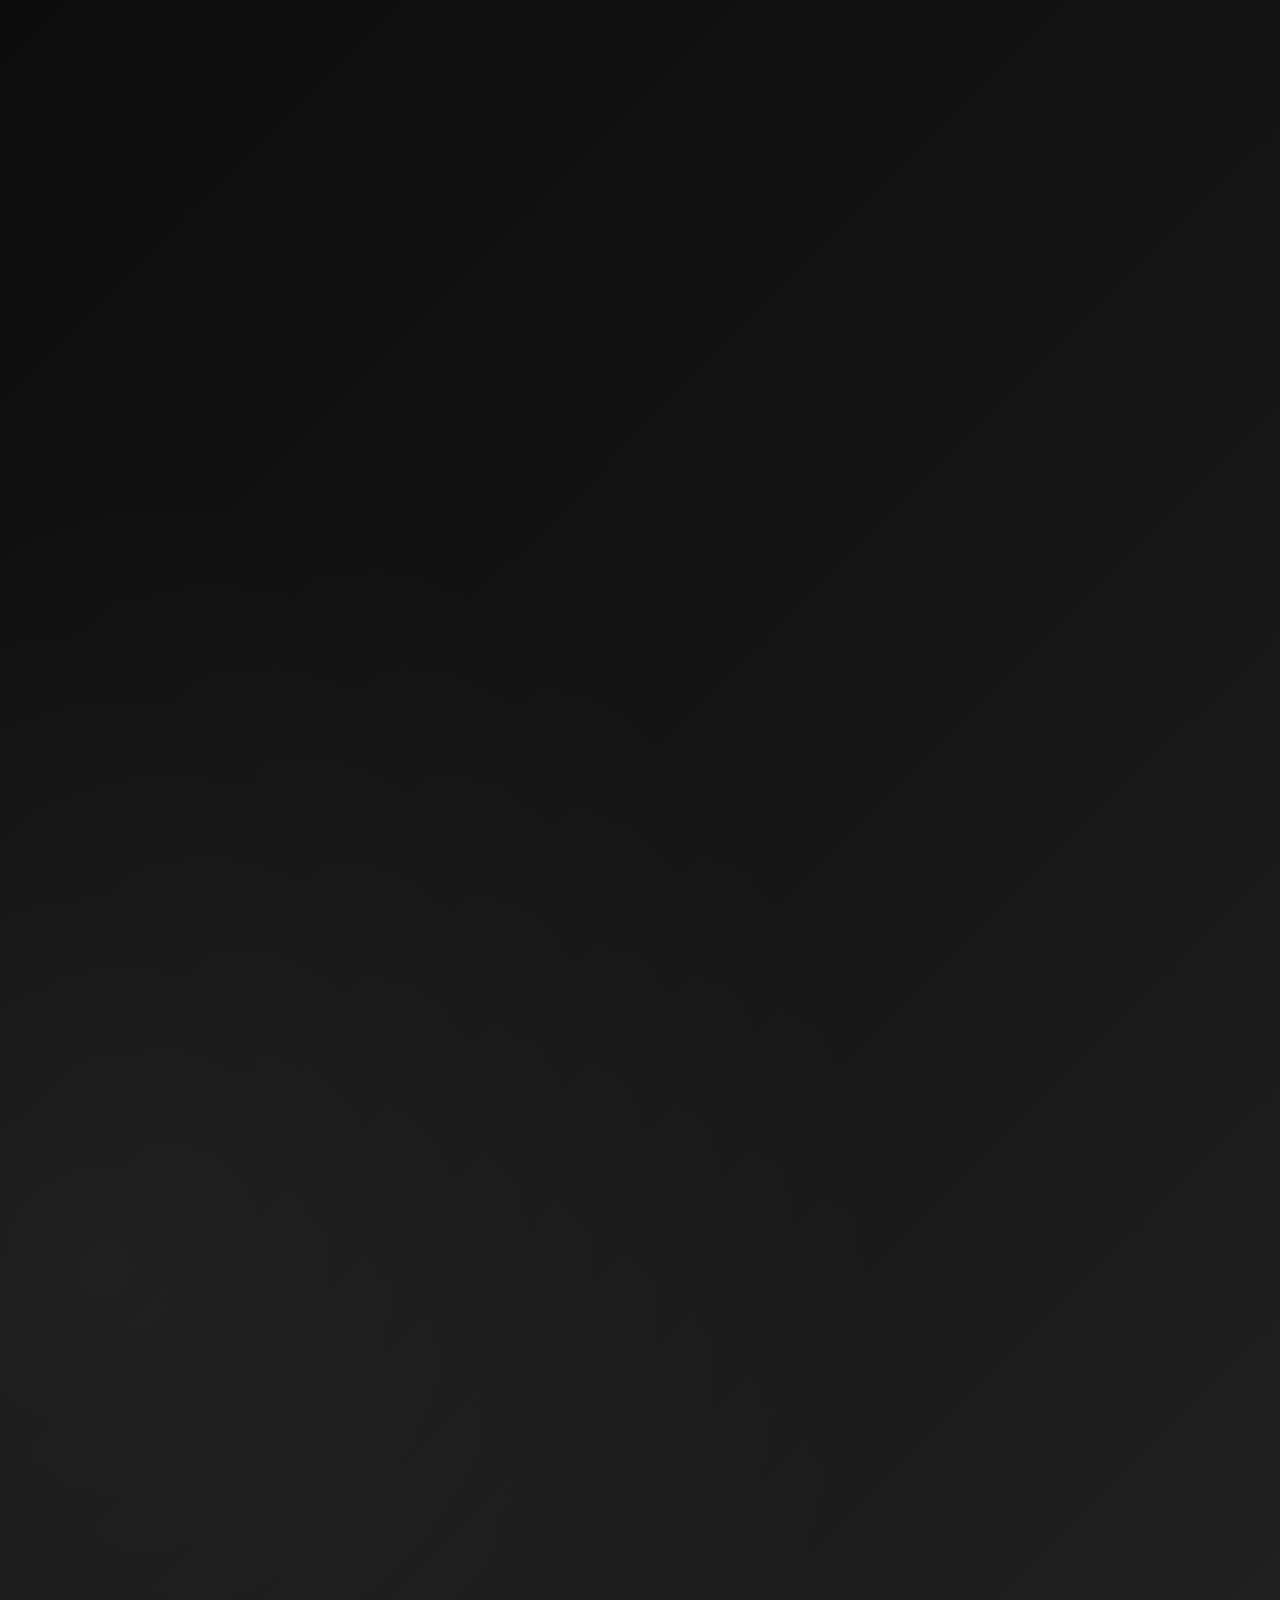
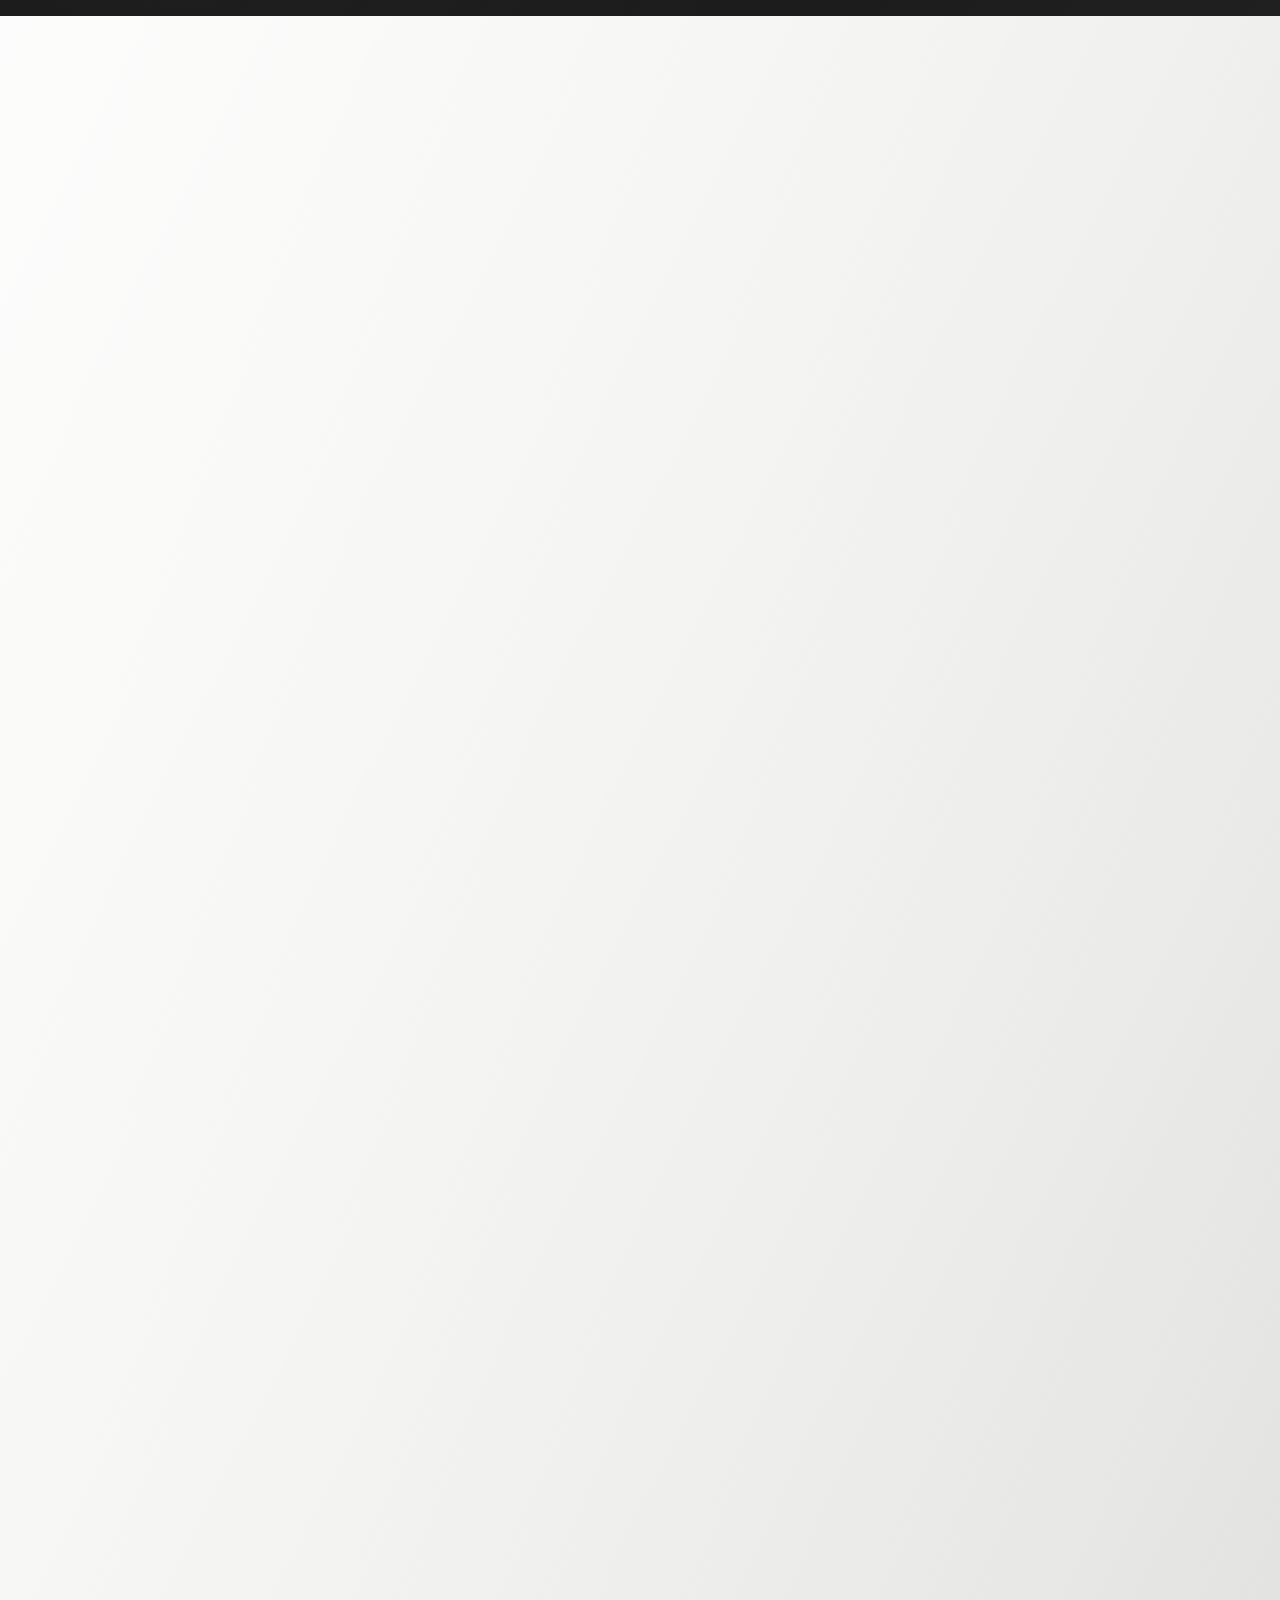
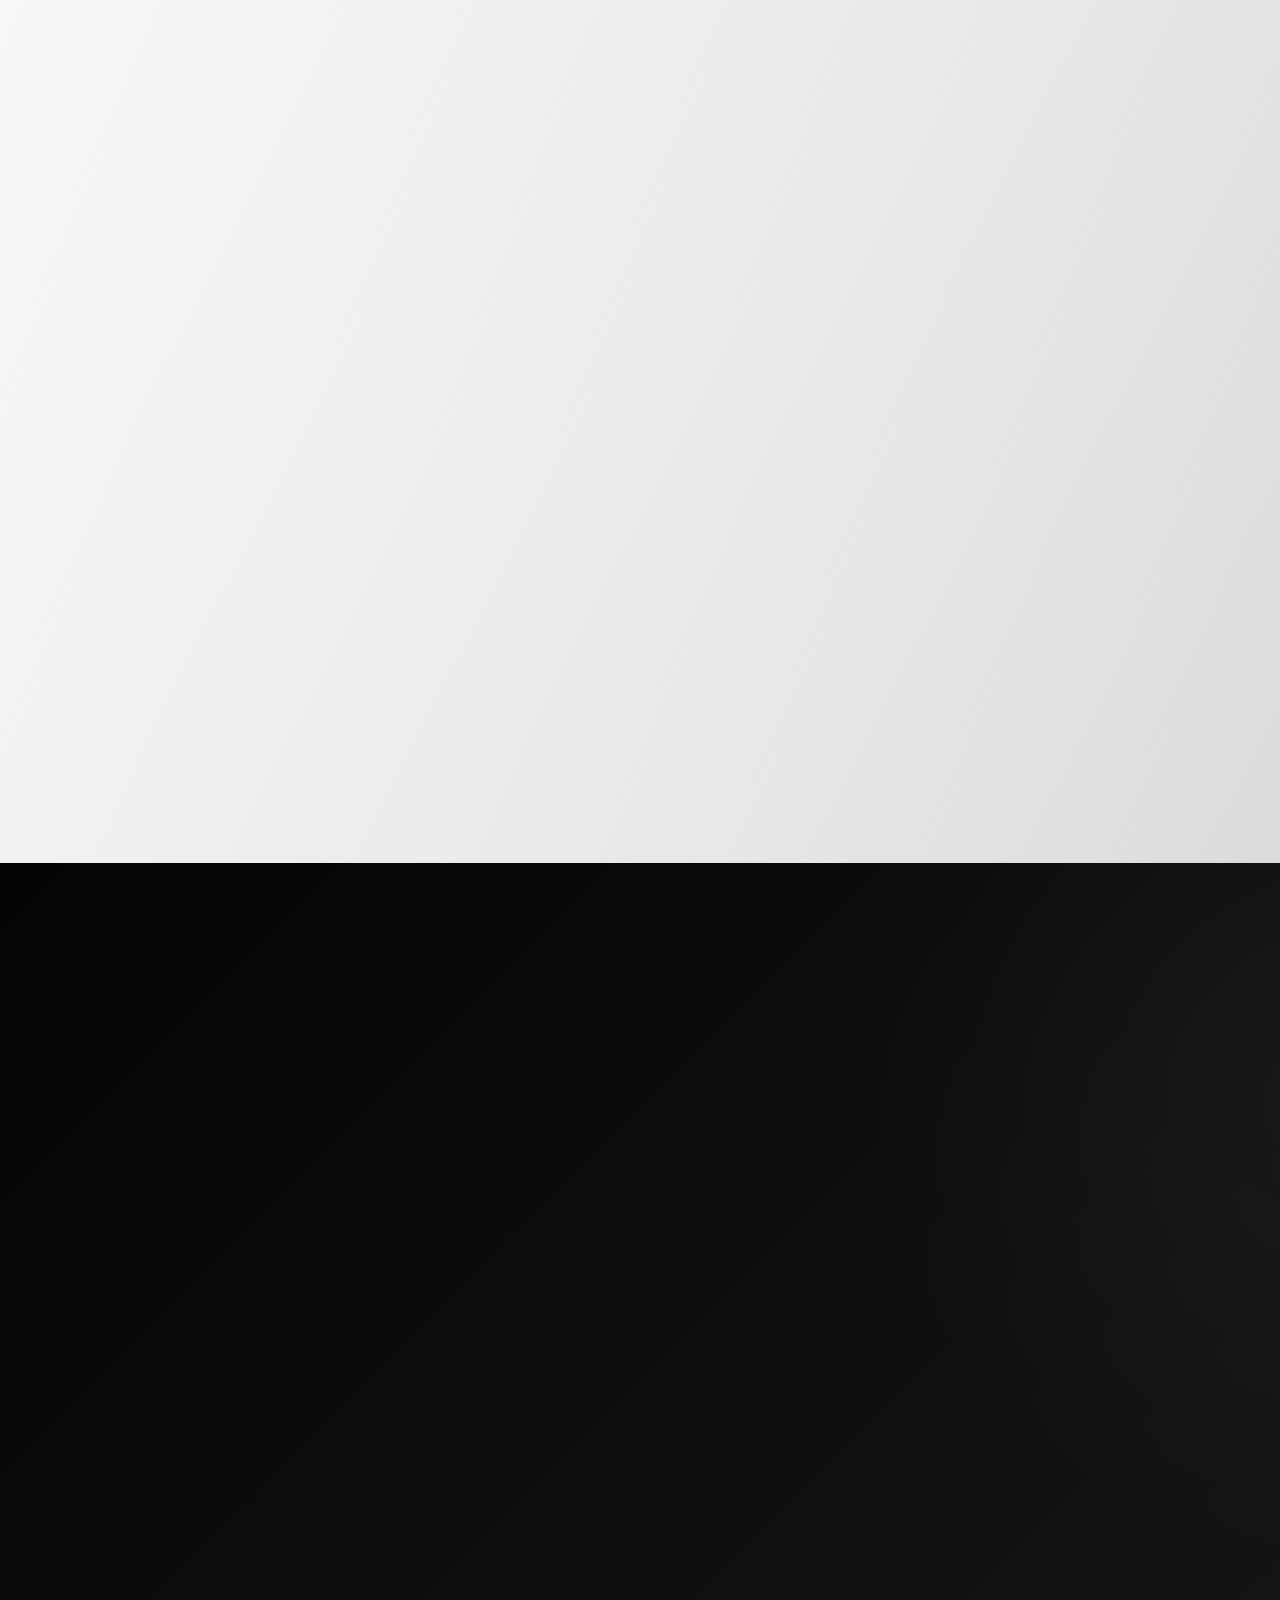
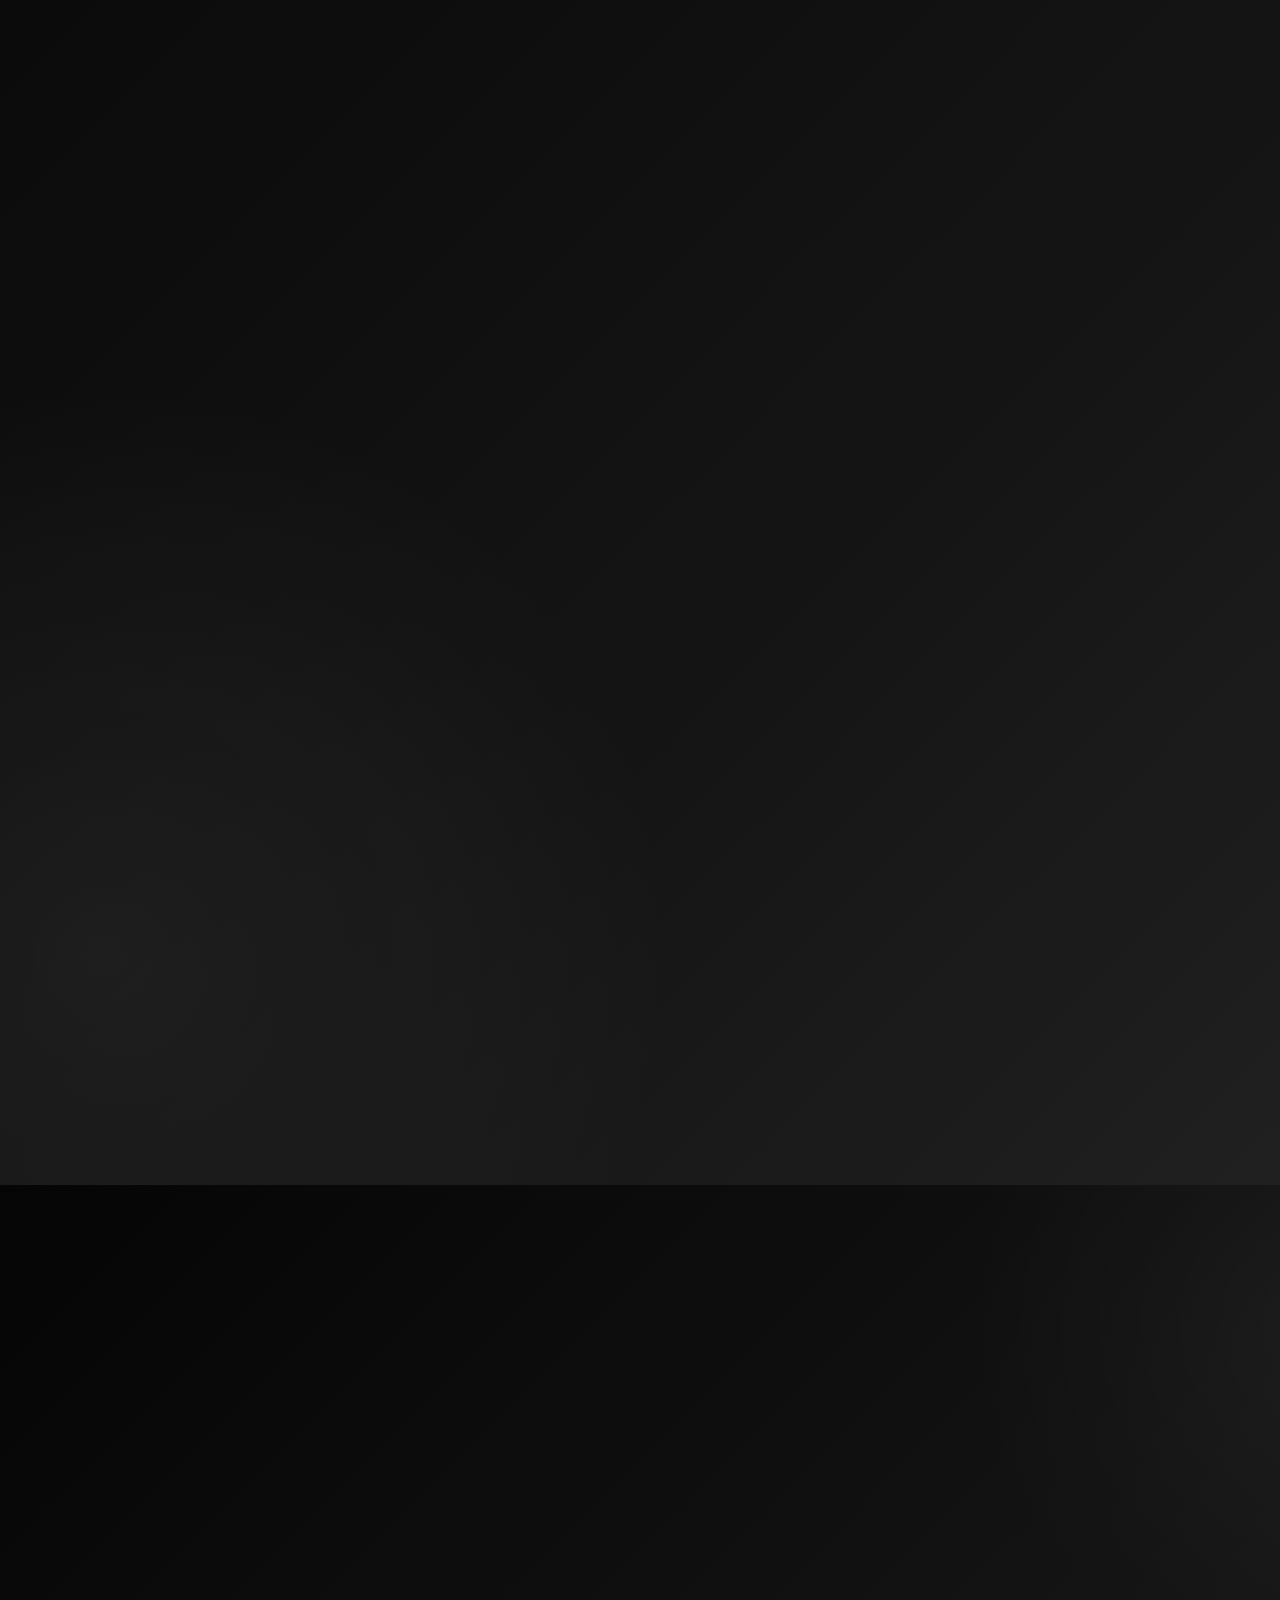
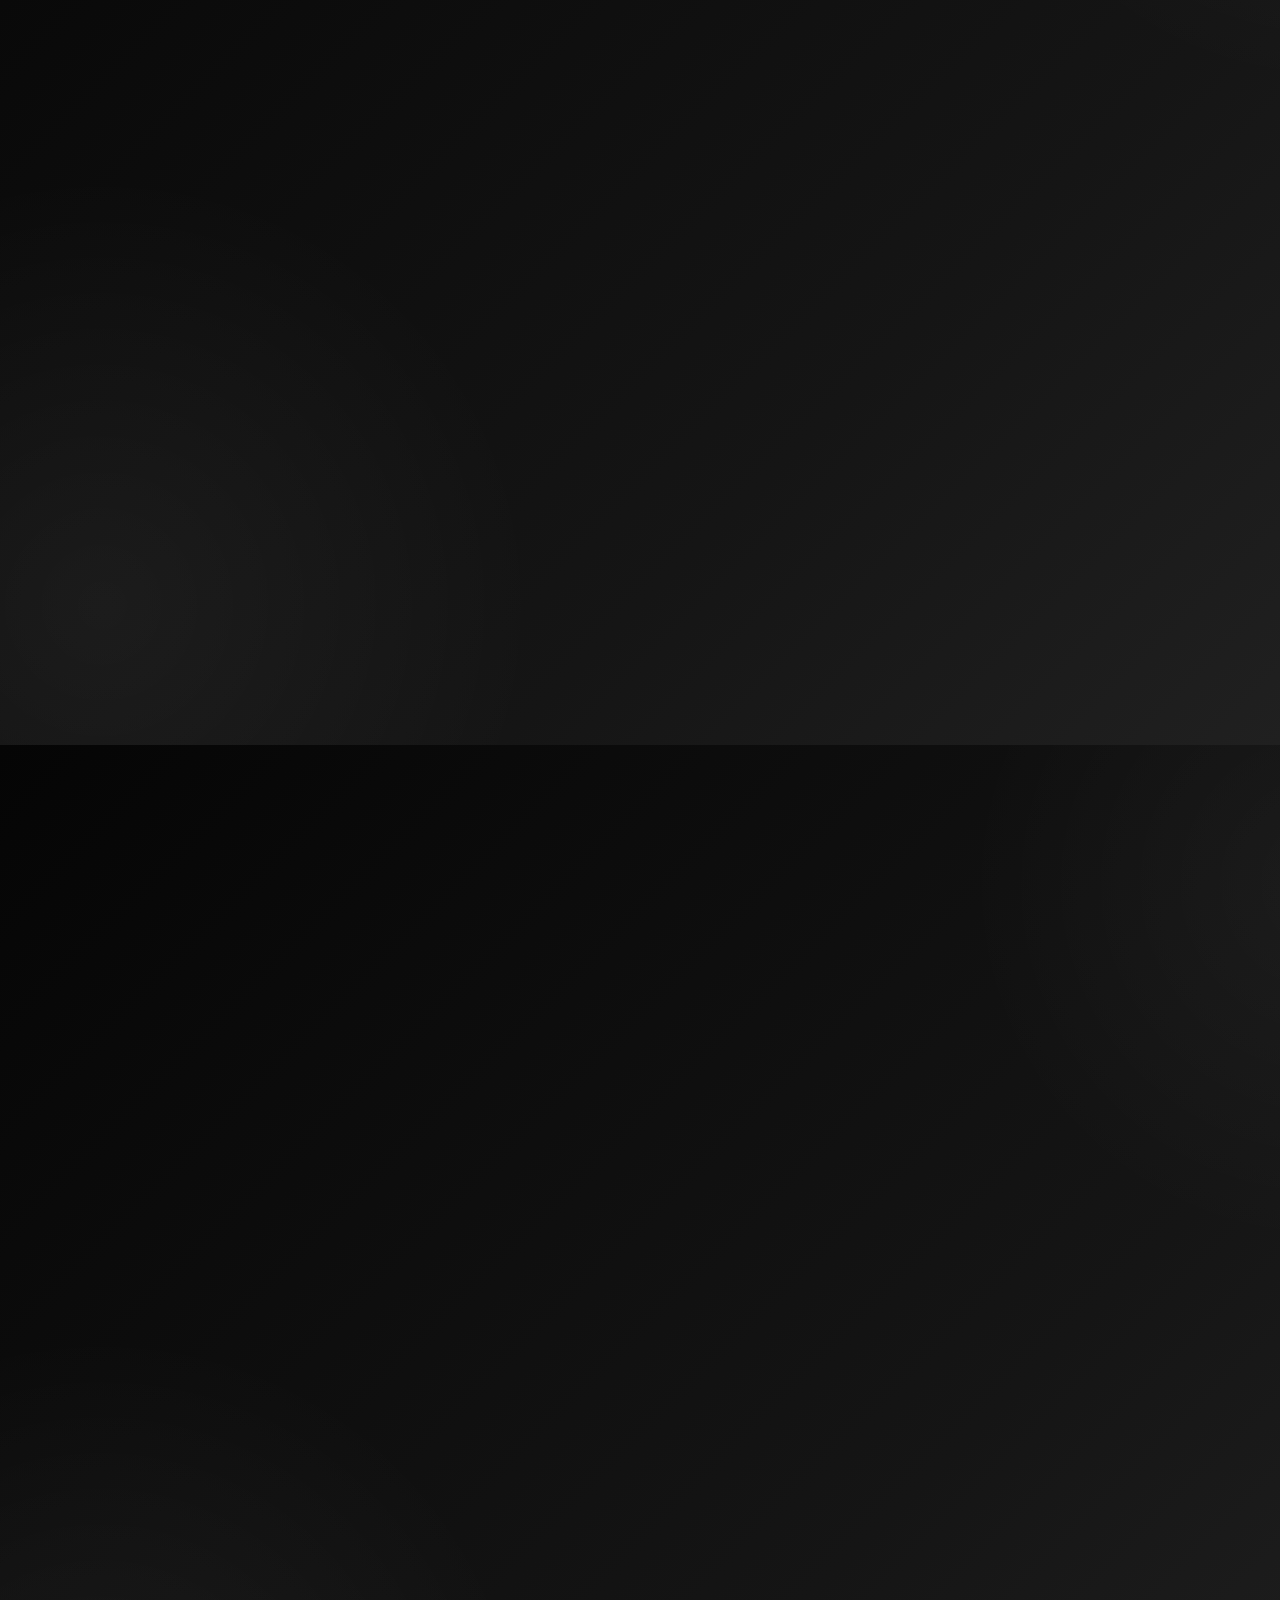
<file: projects.html>
<!DOCTYPE html>
<html lang="en">
<head>
  <meta charset="UTF-8" />
  <meta name="viewport" content="width=device-width, initial-scale=1.0" />
  <meta name="theme-color" content="#050505" />
  <meta name="description" content="Projects represented by Dikone Realty: Vincitore, The Oasis by Emaar, Danube, Soma Residences, Gem Villa and RAK Central." />
  <title>Projects | Dikone Realty</title>
  <link rel="stylesheet" href="styles.css" />
</head>
<body>
  <div class="site-progress" aria-hidden="true"><span id="siteProgressBar"></span></div>

  <a class="skip-link" href="#main">Skip to content</a>

  <header class="site-header" id="siteHeader">
    <a class="brand dikone-brand" href="index.html" aria-label="Dikone Realty home">
      <span class="dikone-wordmark"><img src="assets/dikone-logo-black.png" alt="Dikone" /><small>REALTY</small></span>
    </a>

    <nav class="desktop-nav" aria-label="Primary navigation">
      <a href="index.html">Home</a><a href="projects.html" aria-current="page" class="is-active">Projects</a><a href="process.html">Our Process</a><a href="contact.html">Contact us</a>
    </nav>

    <a class="nav-cta" href="contact.html">Speak to an advisor</a>

    <button class="menu-button" type="button" aria-expanded="false" aria-controls="mobileMenu" aria-label="Open navigation">
      <span></span><span></span>
    </button>
  </header>

  <div class="mobile-menu" id="mobileMenu" aria-hidden="true">
    <a href="index.html">Home</a><a href="projects.html" aria-current="page">Projects</a><a href="process.html">Our Process</a><a href="contact.html">Contact us</a>
    <a class="mobile-menu-wa" href="https://wa.me/971566276451?text=Hello%20Dikone%20Realty%2C%20I%20would%20like%20to%20speak%20to%20an%20advisor." target="_blank" rel="noopener">WhatsApp an advisor</a>
  </div>

  <main id="main">
    <section class="page-hero">
      <div class="page-shell page-hero-inner">
        <p class="eyebrow">PROJECTS</p>
        <h1>Developments we represent.</h1>
        <p class="page-hero-lede">Study each project in depth: location, plans, payment structure and current availability. When one fits, we take it from there.</p>
        <nav class="page-subnav" aria-label="On this page"><a href="#vincitore">Vincitore Legacy</a><a href="#emaar-profile">Emaar Q2 Buyer Profile</a><a href="#emaar-oasis">The Oasis by Emaar</a><a href="#danube-doctors">Danube Doctors' Offer</a><a href="#soma">Soma Residences</a><a href="#gem">Gem Villa</a><a href="#rak-central">RAK Central</a><a href="#offer">The Insider Offer</a></nav>
      </div>
    </section>

    <section class="vincitore-section section" id="vincitore">
      <div class="vincitore-glow vincitore-glow-one" aria-hidden="true"></div>
      <div class="vincitore-glow vincitore-glow-two" aria-hidden="true"></div>
      <div class="vincitore-wordmark" aria-hidden="true">VINCITORE</div>

      <div class="page-shell">
        <div class="vincitore-topline reveal">
          <div class="vincitore-brand-lockup">
            <span class="vincitore-crest" aria-hidden="true">V</span>
            <p><strong>VINCITORE</strong><small>FEATURED DEVELOPER · DUBAI</small></p>
          </div>
          <span class="vincitore-legacy-tag">13 years of crafted landmarks</span>
        </div>

        <div class="vincitore-grid">
          <div class="vincitore-film-column reveal">
            <div class="vincitore-video-shell" data-vincitore-player>
              <video id="vincitoreVideo" playsinline preload="metadata" controls poster="assets/vincitore-legacy-poster.jpg">
                <source src="assets/vincitore-legacy.mp4" type="video/mp4" />
                Your browser does not support HTML5 video.
              </video>
              <button class="vincitore-video-toggle" type="button" aria-label="Play the Vincitore legacy film">
                <span>▶</span><small>Play legacy film · 00:46</small>
              </button>
              <div class="vincitore-film-label"><span>CRAFTING TIMELESS MASTERPIECES</span><strong>Original supplied film</strong></div>
            </div>
            <p class="vincitore-film-note">View the supplied Vincitore film with its original soundtrack. Playback begins only when selected.</p>
          </div>

          <div class="vincitore-copy reveal">
            <p class="eyebrow">THE RIGHT OPPORTUNITY STARTS WITH THE RIGHT DEVELOPER</p>
            <h2>A legacy built<br /><em>to endure.</em></h2>
            <p class="vincitore-intro">Over the past 13 years, Vincitore has built a legacy of crafting timeless masterpieces, establishing itself among Dubai’s trusted luxury real-estate developers.</p>

            <div class="vincitore-metrics" aria-label="Vincitore developer highlights">
              <article><strong>3,300+</strong><span>Residents across delivered communities</span></article>
              <article><strong>10,000+</strong><span>Future residents across upcoming landmark developments</span></article>
              <article><strong>80–150%</strong><span>Reported investor ROI across delivered projects</span></article>
              <article><strong>100%</strong><span>Proven delivery and occupancy track record stated in supplied material</span></article>
            </div>

            <div class="vincitore-actions">
              <a class="button button-vincitore" href="#contact" data-enquiry="Vincitore opportunities" data-project-developer="Vincitore" data-message="Please share the latest Vincitore inventory, summer offers and available opportunities across Wellness Estate, Aqua Flora and Aqua Dimore.">Request latest inventory</a>
            </div>
          </div>
        </div>

        <div class="vincitore-awards reveal">
          <div class="vincitore-subheading">
            <span>AWARD-WINNING LANDMARKS</span>
            <h3>Delivered destinations with recognised design and investment credentials.</h3>
          </div>
          <div class="vincitore-award-grid">
            <article><span>2017 · 2018</span><h4>Vincitore Palacio</h4><p>Most Luxurious Apartments in Dubai and Best Residential Project of the Year.</p></article>
            <article><span>2018</span><h4>Vincitore Boulevard</h4><p>Royal Recognition Award for its timeless imperial design.</p></article>
            <article><span>2025</span><h4>Vincitore Benessere</h4><p>Presented in the supplied material as Dubai’s Best Real Estate Investment 2025.</p></article>
          </div>
        </div>

        <div class="vincitore-projects reveal">
          <div class="vincitore-subheading">
            <span>NEXT SUCCESS STORIES</span>
            <h3>Three upcoming Vincitore destinations.</h3>
          </div>
          <div class="vincitore-project-grid">
            <article>
              <span class="vincitore-project-index">01</span>
              <div><small>HANDOVER · Q2 2029</small><h4>Vincitore Wellness Estate</h4><p>The world’s largest designer wellness residential tower, as described in the supplied developer material.</p></div>
            </article>
            <article>
              <span class="vincitore-project-index">02</span>
              <div><small>HANDOVER · Q4 2027</small><h4>Vincitore Aqua Flora</h4><p>The Heart of Paradise Living — a wellness-oriented residential destination.</p></div>
            </article>
            <article>
              <span class="vincitore-project-index">03</span>
              <div><small>HANDOVER · AUGUST 2027</small><h4>Vincitore Aqua Dimore</h4><p>Aqua-Inspired Living designed for lifestyle appeal and long-term demand.</p></div>
            </article>
          </div>
        </div>

        <div class="vincitore-bottom-bar reveal">
          <div><small>INVESTMENT POSITIONING</small><p>For clients seeking capital appreciation, rental demand and the credibility of a developer with an established delivery legacy.</p></div>
          <a class="button button-vincitore-outline" href="#contact" data-enquiry="Vincitore opportunities" data-project-developer="Vincitore" data-message="I would like to discuss suitable Vincitore opportunities and receive current inventory, payment plans, summer offers and official project documents.">Explore Vincitore opportunities</a>
        </div>

        <p class="vincitore-disclaimer reveal">Developer history, resident figures, ROI, occupancy, award claims, handover dates and project descriptions are based on client-supplied material. Past performance does not guarantee future returns. Buyers should verify all information against current official project documents, availability and applicable terms.</p>
      </div>
    </section>

    <section class="emaar-intelligence section" id="emaar-profile">
      <div class="emaar-grid-overlay" aria-hidden="true"></div>
      <div class="page-shell">
        <div class="emaar-topline reveal">
          <div class="emaar-brand-lockup">
            <span class="emaar-mark" aria-hidden="true">E</span>
            <div>
              <strong>EMAAR</strong>
              <small>Q2 BUYER PROFILE · UAE</small>
            </div>
          </div>
          <span class="emaar-live-tag"><i></i> Investor market intelligence</span>
        </div>

        <div class="emaar-intel-grid">
          <div class="emaar-copy reveal">
            <p class="eyebrow">FOLLOW THE MARKET · BUILD THE PIPELINE</p>
            <h2>Buyer sentiment<br /><em>leaves a signal.</em></h2>
            <p class="emaar-intro">Emaar’s Q2 buyer profile highlights the investor markets showing the strongest purchasing sentiment. Buyers continue to come from many nationalities, but understanding where momentum is concentrated helps create more focused outreach and stronger sales pipelines.</p>

            <blockquote class="emaar-quote">
              <span>“</span>
              <p>Follow the money.</p>
              <small>A useful principle — when balanced with a broad, inclusive market strategy.</small>
            </blockquote>

            <div class="emaar-actions">
              <a class="button button-emaar" href="#contact" data-enquiry="Emaar Q2 Buyer Profile" data-project-developer="Emaar" data-message="Please share the Emaar Q2 buyer-profile infographic, the leading investor-market breakdown and suitable current Emaar opportunities.">Request the Q2 profile</a>
            </div>
          </div>

          <div class="emaar-visual-card reveal" aria-label="Abstract visualization of Emaar Q2 global buyer-market intelligence">
            <img src="assets/emaar-buyer-intelligence.svg" alt="Abstract global buyer-market intelligence graphic with connected market signals" loading="lazy" />
            <div class="emaar-visual-head">
              <span>Q2 / BUYER PROFILE</span>
              <span>GLOBAL DEMAND SIGNAL</span>
            </div>
            <div class="emaar-visual-foot">
              <div><small>Purpose</small><strong>Identify active investor markets</strong></div>
              <div><small>Outcome</small><strong>Build targeted pipelines</strong></div>
            </div>
          </div>
        </div>

        <div class="emaar-signal-grid" aria-label="How the Emaar buyer profile supports sales strategy">
          <article class="emaar-signal-card reveal"><span>01</span><div><strong>Read the sentiment</strong><p>Use the buyer profile to understand which international markets are currently showing the strongest purchasing activity.</p></div></article>
          <article class="emaar-signal-card reveal"><span>02</span><div><strong>Focus the outreach</strong><p>Prioritise relevant languages, channels, events and messaging while continuing to serve buyers from every nationality.</p></div></article>
          <article class="emaar-signal-card reveal"><span>03</span><div><strong>Build targeted pipelines</strong><p>Create market-specific follow-up journeys around buyer needs, project fit, payment plans and investment objectives.</p></div></article>
          <article class="emaar-signal-card reveal"><span>04</span><div><strong>Capture growing demand</strong><p>Match active investor sentiment with suitable Emaar inventory and timely, informed sales conversations.</p></div></article>
        </div>

        <p class="emaar-disclaimer reveal">Buyer-profile commentary and contact information are based on client-supplied material. Market sentiment can change and should be reviewed alongside current official Emaar data, project documentation, availability and suitability for each buyer.</p>
      </div>
    </section>

    <section class="oasis-section section" id="emaar-oasis">
      <div class="oasis-watermark" aria-hidden="true">THE OASIS</div>
      <div class="page-shell">
        <div class="oasis-topline reveal">
          <div class="oasis-brand-lockup">
            <span class="oasis-brand-mark" aria-hidden="true">E</span>
            <div><strong>EMAAR</strong><small>THE OASIS · LIFESTYLE FILM</small></div>
          </div>
          <span class="oasis-film-tag"><i></i> Client-supplied project film</span>
        </div>

        <div class="oasis-grid">
          <div class="oasis-player reveal" data-oasis-player>
            <video playsinline preload="metadata" poster="assets/emaar-oasis-poster.jpg">
              <source src="assets/emaar-oasis.mp4" type="video/mp4" />
              Your browser does not support HTML5 video.
            </video>
            <div class="oasis-player-shade" aria-hidden="true"></div>
            <div class="oasis-player-label"><span>THE OASIS BY EMAAR</span><strong>A waterfront sanctuary in the heart of Dubai</strong></div>
            <button class="oasis-video-toggle" type="button" aria-label="Play The Oasis by Emaar film"><span>▶</span><small>Play film · 01:36</small></button>
            <div class="oasis-video-meta"><span>EMAAR</span><span>ORIGINAL SOUNDTRACK</span></div>
          </div>

          <div class="oasis-copy reveal">
            <p class="eyebrow">WATERFRONT LIVING · COMMUNITY CONNECTION</p>
            <h2>Space to live.<br /><em>Room to belong.</em></h2>
            <p class="oasis-intro">The supplied Emaar film presents The Oasis as a low-rise waterfront sanctuary shaped around lagoons, landscaped open space, family life and everyday wellbeing. The community story centres on privacy, recreation and connection.</p>

            <div class="oasis-feature-grid" aria-label="The Oasis lifestyle highlights shown in the supplied film">
              <article><span>01</span><strong>Waterfront sanctuary</strong><p>Low-rise homes framed by water, greenery and calm residential streets.</p></article>
              <article><span>02</span><strong>Recreation + open space</strong><p>Outdoor areas designed for play, sport, walking and time with family.</p></article>
              <article><span>03</span><strong>14 km cycling trails</strong><p>A connected cycling network highlighted directly in the project film.</p></article>
              <article><span>04</span><strong>Resident clubhouses</strong><p>Social and leisure spaces supporting a community-led lifestyle.</p></article>
              <article><span>05</span><strong>Schools + healthcare</strong><p>Everyday family infrastructure is presented as part of the community vision.</p></article>
              <article><span>06</span><strong>Built for connection</strong><p>Landscaped pools, gardens and shared spaces bring neighbours together.</p></article>
            </div>

            <div class="oasis-actions">
              <a class="button button-oasis" href="#contact" data-enquiry="Emaar The Oasis" data-project-developer="Emaar" data-message="Please share current availability, official brochures, prices and payment plans for The Oasis by Emaar.">Request current availability</a>
              <a class="oasis-text-link" href="#emaar-profile">View Emaar buyer intelligence <span>↗</span></a>
            </div>
          </div>
        </div>

        <div class="oasis-gallery-tour reveal">
          <div class="oasis-gallery-copy">
            <p class="eyebrow">MASTERPLAN &amp; RESIDENCE GALLERY</p>
            <h3>See the scale.<br /><em>Explore the homes.</em></h3>
            <p>The newly supplied gallery video moves across the illuminated waterfront masterplan before presenting two displayed residence concepts: the <strong>Fairway Villa</strong> and the <strong>Golf Mansion</strong>.</p>

            <div class="oasis-gallery-highlights" aria-label="Highlights visible in the supplied gallery video">
              <span>Waterfront masterplan model</span>
              <span>Fairway Villa display</span>
              <span>Golf Mansion display</span>
              <span>Client-supplied sales gallery footage</span>
            </div>

            <a class="button button-oasis" href="#contact" data-enquiry="Emaar golf-front villas and mansions" data-project-developer="Emaar" data-message="Please share the latest official availability, prices, floor plans and payment plans for the Emaar villas and mansions shown in the supplied masterplan gallery video.">Request villa availability</a>
          </div>

          <div class="oasis-gallery-player" data-oasis-gallery-player>
            <video playsinline preload="metadata" controls poster="assets/emaar-masterplan-gallery-poster.jpg">
              <source src="assets/emaar-masterplan-gallery-tour.mp4" type="video/mp4" />
              Your browser does not support HTML5 video.
            </video>
            <div class="oasis-gallery-shade" aria-hidden="true"></div>
            <div class="oasis-gallery-label">
              <span>EMAAR · SALES GALLERY TOUR</span>
              <strong>Masterplan, Fairway Villa &amp; Golf Mansion</strong>
            </div>
            <button class="oasis-gallery-toggle" type="button" aria-label="Play the Emaar masterplan and residence gallery video">
              <span>▶</span><small>Play tour · 00:55</small>
            </button>
          </div>
        </div>

        <p class="oasis-disclaimer reveal">The videos, project name, residence labels and lifestyle descriptions are based on client-supplied Emaar material. Pricing, inventory, masterplan details, completion dates and final specifications must be confirmed through current official project documents.</p>
      </div>
    </section>

    <section class="danube-doctors-section section" id="danube-doctors">
      <div class="danube-doctors-glow" aria-hidden="true"></div>
      <div class="page-shell">
        <div class="danube-topline reveal">
          <div class="danube-brand-lockup"><span class="danube-shield" aria-hidden="true">D</span><div><strong>DANUBE PROPERTIES</strong><small>DOCTORS' DAY OFFER · STARTING 1 JULY 2026</small></div></div>
          <a class="danube-pdf-link" href="assets/danube-doctors-offer-2026.pdf" target="_blank" rel="noopener">Open complete offer PDF <span>↗</span></a>
        </div>

        <div class="danube-hero-grid">
          <figure class="danube-cover reveal">
            <img src="assets/danube-doctors/page-01.webp" alt="Danube Properties exclusive Doctors' Day offer starting 1 July 2026" loading="lazy" />
            <figcaption><span>EXCLUSIVE OFFER FOR DOCTORS</span><strong>Own a dream home in Dubai</strong></figcaption>
          </figure>

          <div class="danube-copy reveal">
            <p class="eyebrow">MEDICAL PROFESSIONALS · LIMITED-TIME STRUCTURE</p>
            <h2>A home in Dubai,<br /><em>from AED 3,999 monthly.</em></h2>
            <p class="danube-intro">Danube Properties' Doctors' Day campaign is presented for doctors and medical professionals worldwide, with a 0.5% monthly payment structure and selected post-handover options. The campaign material states that the offer starts on 1 July 2026.</p>

            <div class="danube-key-stats" aria-label="Danube Doctors' Offer highlights">
              <article><strong>0.5%</strong><span>monthly payment plan</span></article>
              <article><strong>AED 3,999</strong><span>advertised monthly starting point*</span></article>
              <article><strong>Global</strong><span>doctors and medical professionals</span></article>
            </div>

            <div class="danube-actions">
              <a class="button button-danube" href="#contact" data-enquiry="Danube Doctors' Offer 2026" data-project-developer="Danube" data-message="I am a doctor or medical professional and would like current eligibility, inventory, prices and official terms for Danube's Doctors' Offer 2026.">Check eligibility and inventory</a>
              <a class="danube-secondary-link" href="assets/danube-doctors-offer-2026.pdf" target="_blank" rel="noopener">Download / view the 12-page offer</a>
            </div>
          </div>
        </div>

        <div class="danube-plan-heading reveal">
          <div><span>PAYMENT STRUCTURES</span><h3>Compare the campaign examples.</h3></div>
          <p>The brochure presents different structures by project and buyer profile. Final milestones, premiums and eligibility require official confirmation.</p>
        </div>

        <div class="danube-plan-grid">
          <article class="danube-plan-card reveal">
            <div class="danube-plan-title"><span>01</span><div><small>STANDARD EXAMPLE</small><h4>60 / 40 payment plan</h4></div></div>
            <div class="danube-plan-flow">
              <div><strong>10% + 10%</strong><span>Down payment in 3 months</span></div>
              <i>→</i>
              <div><strong>0.5% × 38M</strong><span>Under construction · 3 years 2 months</span></div>
              <i>→</i>
              <div><strong>21%</strong><span>On handover · Q4 2029 example</span></div>
              <i>→</i>
              <div><strong>1% × 40M</strong><span>Post handover</span></div>
            </div>
            <small class="danube-plan-note">The brochure states “for post handover add 5%” for the applicable example.</small>
          </article>

          <article class="danube-plan-card reveal">
            <div class="danube-plan-title"><span>02</span><div><small>EMIRATI EXAMPLE</small><h4>50 / 50 payment plan</h4></div></div>
            <div class="danube-plan-flow">
              <div><strong>10%</strong><span>Down payment in 3 months</span></div>
              <i>→</i>
              <div><strong>0.5% × 40M</strong><span>Under construction · 3 years 4 months</span></div>
              <i>→</i>
              <div><strong>20%</strong><span>On handover · Q4 2029 example</span></div>
              <i>→</i>
              <div><strong>1% × 50M</strong><span>Post handover</span></div>
            </div>
            <small class="danube-plan-note">Presented in the brochure as an Emirati plan; the post-handover example also notes an additional 5%.</small>
          </article>

          <article class="danube-plan-card danube-plan-card-wide reveal">
            <div class="danube-plan-title"><span>03</span><div><small>SELECTED DEVELOPMENTS</small><h4>30 / 70 payment plan</h4></div></div>
            <p class="danube-project-list">Elitz 1, Elitz 2 &amp; Elitz 3 · Sportz · Viewz 1 &amp; Viewz 2 · Oceanz 1, Oceanz 2 &amp; Oceanz 3 · Oasis 1 &amp; Oasis 2 · Sparklz · Fashionz</p>
          </article>
        </div>

        <div class="danube-gallery-heading reveal">
          <div><span>12-PAGE CAMPAIGN GALLERY</span><h3>Explore every page from the supplied PDF.</h3></div>
          <p>Use the thumbnails or arrows to review the cover, payment plans and individual project examples.</p>
        </div>

        <div class="danube-gallery reveal" data-danube-gallery>
          <div class="danube-gallery-stage">
            <img id="danubeGalleryImage" src="assets/danube-doctors/page-01.webp" alt="Danube Doctors' Offer brochure page 1" />
            <button class="danube-gallery-arrow danube-gallery-prev" type="button" aria-label="Previous brochure page">←</button>
            <button class="danube-gallery-arrow danube-gallery-next" type="button" aria-label="Next brochure page">→</button>
            <div class="danube-gallery-caption"><span id="danubeGalleryCount">01 / 12</span><strong id="danubeGalleryTitle">Doctors' Day offer cover</strong></div>
          </div>
          <div class="danube-thumbnails" role="tablist" aria-label="Danube Doctors' Offer brochure pages">
            <button class="danube-thumb active" type="button" data-index="0" data-src="assets/danube-doctors/page-01.webp" data-title="Doctors' Day offer cover" aria-label="Show brochure page 1" aria-selected="true"><img src="assets/danube-doctors/page-01.webp" alt="" /></button>
            <button class="danube-thumb" type="button" data-index="1" data-src="assets/danube-doctors/page-02.webp" data-title="Greenz 60/40 payment plan" aria-label="Show brochure page 2" aria-selected="false"><img src="assets/danube-doctors/page-02.webp" alt="" /></button>
            <button class="danube-thumb" type="button" data-index="2" data-src="assets/danube-doctors/page-03.webp" data-title="Greenz 50/50 Emirati payment plan" aria-label="Show brochure page 3" aria-selected="false"><img src="assets/danube-doctors/page-03.webp" alt="" /></button>
            <button class="danube-thumb" type="button" data-index="3" data-src="assets/danube-doctors/page-04.webp" data-title="Serenz 60/40 post-handover plan" aria-label="Show brochure page 4" aria-selected="false"><img src="assets/danube-doctors/page-04.webp" alt="" /></button>
            <button class="danube-thumb" type="button" data-index="4" data-src="assets/danube-doctors/page-05.webp" data-title="Shahrukhz 60/40 post-handover plan" aria-label="Show brochure page 5" aria-selected="false"><img src="assets/danube-doctors/page-05.webp" alt="" /></button>
            <button class="danube-thumb" type="button" data-index="5" data-src="assets/danube-doctors/page-06.webp" data-title="Breez 60/40 post-handover plan" aria-label="Show brochure page 6" aria-selected="false"><img src="assets/danube-doctors/page-06.webp" alt="" /></button>
            <button class="danube-thumb" type="button" data-index="6" data-src="assets/danube-doctors/page-07.webp" data-title="Aspirz 60/40 post-handover plan" aria-label="Show brochure page 7" aria-selected="false"><img src="assets/danube-doctors/page-07.webp" alt="" /></button>
            <button class="danube-thumb" type="button" data-index="7" data-src="assets/danube-doctors/page-08.webp" data-title="Timez 60/40 post-handover plan" aria-label="Show brochure page 8" aria-selected="false"><img src="assets/danube-doctors/page-08.webp" alt="" /></button>
            <button class="danube-thumb" type="button" data-index="8" data-src="assets/danube-doctors/page-09.webp" data-title="Bayz 102 60/40 post-handover plan" aria-label="Show brochure page 9" aria-selected="false"><img src="assets/danube-doctors/page-09.webp" alt="" /></button>
            <button class="danube-thumb" type="button" data-index="9" data-src="assets/danube-doctors/page-10.webp" data-title="Diamondz 60/40 post-handover plan" aria-label="Show brochure page 10" aria-selected="false"><img src="assets/danube-doctors/page-10.webp" alt="" /></button>
            <button class="danube-thumb" type="button" data-index="10" data-src="assets/danube-doctors/page-11.webp" data-title="Bayz 101 60/40 post-handover plan" aria-label="Show brochure page 11" aria-selected="false"><img src="assets/danube-doctors/page-11.webp" alt="" /></button>
            <button class="danube-thumb" type="button" data-index="11" data-src="assets/danube-doctors/page-12.webp" data-title="Selected projects on the 30/70 plan" aria-label="Show brochure page 12" aria-selected="false"><img src="assets/danube-doctors/page-12.webp" alt="" /></button>
          </div>
        </div>

        <div class="danube-project-summary reveal">
          <span>PROJECT EXAMPLES IN THE BROCHURE</span>
          <p>Serenz · Shahrukhz · Breez · Aspirz · Timez · Bayz 102 · Diamondz · Bayz 101, alongside Greenz payment-plan examples and the separate 30/70 project list.</p>
        </div>

        <p class="danube-disclaimer reveal">*All offer text, prices, payment structures, project names and completion examples are reproduced or summarised from the client-supplied 12-page Doctors' Offer 2026 brochure. Availability, medical-professional eligibility, premiums, monthly amounts, handover dates and all terms must be confirmed in current official Danube documentation before reservation.</p>
      </div>
    </section>

    <section class="soma-section section" id="soma">
      <div class="soma-watermark" aria-hidden="true">SOMA</div>
      <div class="page-shell">
        <div class="soma-topline reveal">
          <div class="soma-kicker">
            <span class="soma-pulse" aria-hidden="true"></span>
            <p><strong>COMING SOON</strong><small>Soma Residences · Dubai Islands</small></p>
          </div>
          <span class="soma-count">Only 44 boutique waterfront homes</span>
        </div>

        <div class="soma-hero-grid">
          <div class="soma-visual reveal">
            <img src="assets/waterfront-living.jpg" alt="Waterfront residences representing the Mediterranean-inspired setting of Soma Residences on Dubai Islands" loading="lazy" />
            <div class="soma-visual-overlay"></div>
            <div class="soma-island-badge"><span>44</span><p><strong>Private residences</strong><small>Waterfront + parkland setting</small></p></div>
            <div class="soma-visual-copy">
              <span>DEVMARK PRESENTS</span>
              <h3>Mediterranean calm.<br />Dubai Islands energy.</h3>
              <div class="soma-visual-tags"><em>Sea views</em><em>Premium finishes</em><em>Hospitality-inspired services</em></div>
            </div>
          </div>

          <div class="soma-copy reveal">
            <p class="eyebrow">BOUTIQUE WATERFRONT LIVING · DUBAI ISLANDS</p>
            <h2>Soma<br /><em>Residences.</em></h2>
            <p class="soma-intro">An exclusive collection inspired by the elegance and tranquillity of Mediterranean living, positioned between the waterfront and parkland with generous layouts, luxury finishes and hospitality-led amenities.</p>

            <div class="soma-highlights" aria-label="Soma Residences highlights">
              <div><span>01</span><p><strong>Waterfront + parkland</strong><small>Sea views within one of Dubai's evolving island destinations.</small></p></div>
              <div><span>02</span><p><strong>Boutique scale</strong><small>A limited collection of just 44 residences.</small></p></div>
              <div><span>03</span><p><strong>Hospitality-led living</strong><small>Service-oriented amenities with premium luxury finishes.</small></p></div>
            </div>

            <div class="soma-actions">
              <a class="button button-sand" href="#contact" data-enquiry="Soma Residences – Dubai Islands" data-message="I would like priority access, current availability and the official launch pack for Soma Residences on Dubai Islands.">Secure priority access</a>
              <a class="soma-inline-link" href="#soma-pricing">View indicative pricing <span>↓</span></a>
            </div>
          </div>
        </div>

        <div class="soma-pricing reveal" id="soma-pricing">
          <div class="soma-pricing-head">
            <div>
              <span>EOI PHASE · 5% DISCOUNT APPLIED</span>
              <h3>Residence sizes and indicative pricing</h3>
            </div>
            <p>Maximum-discount figures shown below are the client-supplied prices associated with the 50% down-payment option.</p>
          </div>

          <div class="soma-unit-table" role="table" aria-label="Soma Residences indicative sizes and prices">
            <div class="soma-table-row soma-table-header" role="row">
              <span role="columnheader">Residence</span><span role="columnheader">From</span><span role="columnheader">EOI price range</span><span role="columnheader">Maximum discount price</span>
            </div>
            <button class="soma-table-row soma-unit-row" type="button" role="row" data-enquiry="Soma Residences – Dubai Islands" data-message="I am interested in a 1-bedroom residence at Soma Residences, Dubai Islands. Please share priority access and availability.">
              <span role="cell"><strong>1 Bedroom</strong><small>Waterfront residence</small></span><span role="cell">878 sq ft</span><span role="cell">AED 1.67M – 1.95M</span><span role="cell"><strong>AED 1.53M – 1.79M</strong><small>With 50% DP</small></span>
            </button>
            <button class="soma-table-row soma-unit-row" type="button" role="row" data-enquiry="Soma Residences – Dubai Islands" data-message="I am interested in a 2-bedroom residence at Soma Residences, Dubai Islands. Please share priority access and availability.">
              <span role="cell"><strong>2 Bedroom</strong><small>Generously sized layout</small></span><span role="cell">1,353 sq ft</span><span role="cell">AED 2.47M – 2.59M</span><span role="cell"><strong>AED 2.28M – 2.40M</strong><small>With 50% DP</small></span>
            </button>
            <button class="soma-table-row soma-unit-row" type="button" role="row" data-enquiry="Soma Residences – Dubai Islands" data-message="I am interested in a 2-bedroom plus Flexi residence at Soma Residences, Dubai Islands. Please share priority access and availability.">
              <span role="cell"><strong>2 Bedroom + Flexi</strong><small>Adaptable extra space</small></span><span role="cell">1,737 sq ft</span><span role="cell">AED 3.10M – 3.20M</span><span role="cell"><strong>AED 2.87M – 2.96M</strong><small>With 50% DP</small></span>
            </button>
            <button class="soma-table-row soma-unit-row" type="button" role="row" data-enquiry="Soma Residences – Dubai Islands" data-message="I am interested in a 3-bedroom residence at Soma Residences, Dubai Islands. Please share priority access and availability.">
              <span role="cell"><strong>3 Bedroom</strong><small>Family waterfront home</small></span><span role="cell">1,607 sq ft</span><span role="cell">AED 2.85M – 3.12M</span><span role="cell"><strong>AED 2.61M – 2.87M</strong><small>With 50% DP</small></span>
            </button>
            <button class="soma-table-row soma-unit-row" type="button" role="row" data-enquiry="Soma Residences – Dubai Islands" data-message="I am interested in a 3-bedroom duplex at Soma Residences, Dubai Islands. Please share priority access and availability.">
              <span role="cell"><strong>3 Bedroom Duplex</strong><small>Two-level residence</small></span><span role="cell">2,355 sq ft</span><span role="cell">AED 4.42M – 4.66M</span><span role="cell"><strong>AED 4.13M – 4.29M</strong><small>With 50% DP</small></span>
            </button>
          </div>
          <p class="soma-table-hint">Select any residence type to prepare a priority-access enquiry.</p>
        </div>

        <div class="soma-payment-grid reveal">
          <div class="soma-payment-copy">
            <p class="eyebrow">FLEXIBLE 50 / 50 STRUCTURES</p>
            <h3>Choose the entry strategy that matches your plan.</h3>
            <p>Use the options to compare the client-supplied down-payment and discount structure.</p>
            <div class="soma-plan-selector" role="group" aria-label="Soma payment-plan options">
              <button class="soma-plan active" type="button" data-soma-plan="20" aria-pressed="true"><strong>20%</strong><span>Down payment</span></button>
              <button class="soma-plan" type="button" data-soma-plan="40" aria-pressed="false"><strong>40%</strong><span>Down payment</span></button>
              <button class="soma-plan" type="button" data-soma-plan="50" aria-pressed="false"><strong>50%</strong><span>Down payment</span></button>
            </div>
          </div>

          <div class="soma-plan-detail" id="somaPlanDetail" aria-live="polite">
            <div class="soma-plan-number"><span>DP</span><strong>20%</strong></div>
            <div>
              <span>50 / 50 PAYMENT PLAN</span>
              <h4>Standard launch structure</h4>
              <p>Pay 20% as the down payment, with the remaining payment milestones following the supplied 50/50 structure.</p>
              <small>Pricing and milestones remain subject to official booking documents.</small>
            </div>
          </div>
        </div>

        <div class="soma-launch-bar reveal">
          <div><span>PRIORITY ACCESS BEFORE OFFICIAL LAUNCH</span><strong>Register early for the latest availability, launch pack and selection process.</strong></div>
          <a class="button button-dark" href="#contact" data-enquiry="Soma Residences – Dubai Islands" data-message="Please register me for priority access to Soma Residences on Dubai Islands and share the latest EOI process, official pricing and availability.">Register interest</a>
        </div>

        <p class="soma-disclaimer reveal">Soma Residences sizes, pricing ranges, EOI discount, payment structures, additional discounts, project positioning and availability are based on information supplied by the client. All figures are indicative and subject to official release, confirmation and change.</p>
      </div>
    </section>

    <section class="gem-section section" id="gem">
      <div class="gem-pattern" aria-hidden="true"></div>
      <div class="page-shell">
        <div class="gem-topline reveal">
          <div class="gem-label"><span class="gem-mark" aria-hidden="true"></span><strong>GEM OF THE DAY</strong><small>Rare standalone villa opportunity</small></div>
          <a class="gem-location" href="https://maps.app.goo.gl/rf4wzR6neCjswJyF6?g_st=ic" target="_blank" rel="noopener">Al Rowayah 1, Dubai <span>↗</span></a>
        </div>

        <div class="gem-grid">
          <div class="villa-visual reveal">
            <img src="assets/tilal-villa-concept.svg" alt="Conceptual architectural illustration of a luxury G plus 2 standalone villa" loading="lazy" />
            <div class="villa-visual-shade"></div>
            <div class="scarcity-chip"><span>01</span><p><strong>One of only 73</strong><small>Limited villa collection</small></p></div>
            <div class="villa-visual-meta">
              <div><span>Configuration</span><strong>G + 2</strong></div>
              <div><span>Position</span><strong>Corner · single row</strong></div>
              <div><span>Outlook</span><strong>Park facing</strong></div>
            </div>
            <p class="concept-note">Conceptual presentation · official project imagery available on request</p>
          </div>

          <div class="gem-copy reveal">
            <p class="eyebrow">TILAL BINGHATTI · 6BR STANDALONE VILLA</p>
            <h2>Space, scarcity<br />and a <em>park-facing plot.</em></h2>
            <p class="gem-intro">A rare G+2 standalone villa inside the gated Tilal Oasis cluster, combining a large family layout, private outdoor space and a corner, single-row position.</p>

            <div class="gem-price-card">
              <div class="gem-price-main"><span>Asking price</span><strong>AED 17,190,000</strong><small>60 / 40 payment plan</small></div>
              <div class="gem-commercial-terms">
                <div><span>Booking</span><strong>AED 100,000</strong></div>
                <div><span>Completion</span><strong>Q1 2029</strong></div>
                <div><span>Commission</span><strong>5%</strong></div>
              </div>
            </div>

            <div class="villa-spec-grid" aria-label="Tilal Binghatti villa specifications">
              <div><span>Type</span><strong>6 bedrooms</strong><small>Standalone villa</small></div>
              <div><span>BUA</span><strong>6,813.99</strong><small>sq ft</small></div>
              <div><span>Plot</span><strong>6,753.9</strong><small>sq ft</small></div>
              <div><span>FAR</span><strong>1.01</strong><small>Exceptionally low</small></div>
            </div>

            <div class="villa-features">
              <div class="villa-features-head"><span>CLIENT-SUPPLIED HIGHLIGHTS</span><strong>Why this villa stands out</strong></div>
              <div class="usp-grid">
                <div><span>01</span><p>One of only 73 villas, supporting exclusivity and scarcity.</p></div>
                <div><span>02</span><p>Corner plot, single row and directly facing the park.</p></div>
                <div><span>03</span><p>Approximately 8-metre double-height ceiling and a private lift.</p></div>
                <div><span>04</span><p>Garden, maid's room and an approximately 10 × 10 metre living area.</p></div>
                <div><span>05</span><p>Aligned with the Al Rowayah corridor expansion near DSO and Academic City.</p></div>
                <div><span>06</span><p>Positioned in a key growth zone referenced in the Dubai 2040 Master Plan.</p></div>
                <div><span>07</span><p>Approximately 2.5 km from a planned Blue Line station.</p></div>
                <div><span>08</span><p>Client-supplied target for the nearby station: September 2029.</p></div>
              </div>
            </div>

            <div class="gem-actions">
              <a class="button button-dark" href="#contact" data-enquiry="Tilal Binghatti Standalone Villa" data-project-developer="Tilal Binghatti" data-message="I would like the full details, availability and floor plan for the 6BR Tilal Binghatti standalone villa in Al Rowayah 1.">Request full details</a>
              <a class="button button-outline-dark" href="https://maps.app.goo.gl/rf4wzR6neCjswJyF6?g_st=ic" target="_blank" rel="noopener">Open location ↗</a>
            </div>
          </div>
        </div>

        <div class="advisor-card reveal">
          <div class="advisor-identity">
            <span class="advisor-monogram">UN</span>
            <p><small>DIRECT PROJECT CONTACT</small><strong>Umesh Nathalal</strong><span>SALES DIRECTOR</span></p>
          </div>
          <div class="advisor-links">
            <a href="tel:+971554602369"><small>Call directly</small><strong>+971 55 460 2369</strong></a>
            <a class="advisor-wa-link" href="https://wa.me/971554602369?text=Hello%20Umesh%2C%20I%20am%20interested%20in%20the%20Tilal%20Binghatti%20standalone%20villa.%20Please%20share%20the%20availability%2C%20price%20and%20floor%20plan." target="_blank" rel="noopener"><small>WhatsApp</small><strong>Contact sales manager ↗</strong></a>
          </div>
        </div>

        <p class="gem-disclaimer reveal">Villa specifications, infrastructure references, distances, completion timing, payment plan, pricing, commission and availability are based on information supplied by the client and remain subject to official confirmation and change.</p>
      </div>
    </section>

    <section class="featured-project section" id="rak-central">
      <div class="page-shell featured-project-grid">
        <div class="project-copy reveal">
          <p class="eyebrow">FEATURED OPPORTUNITY · RAS AL KHAIMAH</p>
          <div class="project-title-row">
            <h2>Radisson Blu<br /><em>RAK Central.</em></h2>
            <span class="project-badge">Full mixed-use tower</span>
          </div>
          <p class="project-intro">A hospitality, residential and retail destination positioned to capture tourism spillover and long-term demand within RAK Central.</p>

          <div class="project-price-grid">
            <div><span>Studios from</span><strong>AED 1.3M</strong></div>
            <div><span>Starting size</span><strong>475 sq ft</strong></div>
            <div><span>Tower configuration</span><strong>G + 28</strong></div>
          </div>

          <div class="project-benefits">
            <div><span>01</span><p><strong>Diversified concept</strong><small>Retail + hotel + residential demand drivers within one destination.</small></p></div>
            <div><span>02</span><p><strong>Tourism positioning</strong><small>Designed to benefit from Al Marjan and Wynn-related tourism growth.</small></p></div>
            <div><span>03</span><p><strong>Future hub</strong><small>Located in RAK Central, positioned as a future business and commercial district.</small></p></div>
          </div>

          <div class="project-actions">
            <a class="button button-primary" href="#contact" data-enquiry="Radisson Blu – RAK Central">Request floor plans</a>
            <a class="button button-ghost" href="#contact" data-enquiry="Radisson Blu – RAK Central">Check availability</a>
          </div>
        </div>

        <div class="tower-explorer reveal">
          <div class="tower-head">
            <span>RAK CENTRAL</span>
            <strong>Client-supplied tower mix</strong>
          </div>

          <div class="tower-diagram" aria-label="Interactive Radisson Blu RAK Central floor mix">
            <button class="tower-zone tower-zone-hotel active" type="button" data-zone="hotel" aria-pressed="true">
              <span class="zone-range">28</span>
              <span class="zone-copy"><strong>Hotel units</strong><small>5th–28th floors</small></span>
              <span class="zone-range">05</span>
            </button>
            <button class="tower-zone tower-zone-amenity" type="button" data-zone="amenity" aria-pressed="false">
              <span class="zone-range">04</span>
              <span class="zone-copy"><strong>Amenities + retail</strong><small>4th floor</small></span>
            </button>
            <button class="tower-zone tower-zone-retail" type="button" data-zone="retail" aria-pressed="false">
              <span class="zone-range">03</span>
              <span class="zone-copy"><strong>Hotel retail podium</strong><small>Ground–3rd floors</small></span>
              <span class="zone-range">G</span>
            </button>
          </div>

          <div class="tower-detail" id="towerDetail" aria-live="polite">
            <span>05–28</span>
            <div>
              <strong>Hotel units</strong>
              <p>The main vertical accommodation component, positioned above the retail and amenity podium.</p>
            </div>
          </div>

          <div class="project-thesis">
            <span>WHY THE LAYOUT MATTERS</span>
            <p>Mixed-use planning is intended to increase footfall, strengthen destination value and create multiple demand streams within the same development.</p>
          </div>
        </div>
      </div>
      <p class="project-disclaimer page-shell reveal">Project information, pricing, sizes and floor allocation are based on details supplied by the client and remain subject to official confirmation, availability and change.</p>
    </section>

    <section class="offer-section section" id="offer">
      <div class="page-shell offer-grid">
        <div class="offer-art reveal">
          <div class="offer-art-frame">
            <img src="assets/insider-offer.png" alt="The Insider Offer campaign poster" loading="lazy" />
          </div>
          <div class="offer-art-caption"><span>THE INSIDER OFFER</span><span>BNW DEVELOPMENTS</span></div>
        </div>

        <div class="offer-copy reveal">
          <p class="eyebrow">A MORE ACCESSIBLE ENTRY</p>
          <h2>The Insider<br /><em>Offer.</em></h2>
          <p class="offer-intro">A campaign shaped to reduce the initial barrier while keeping the path to ownership simple and transparent.</p>

          <div class="offer-list">
            <div><span>01</span><p><strong>5% down payment</strong><small>A lighter first step toward ownership.</small></p></div>
            <div><span>02</span><p><strong>1% monthly payment</strong><small>A predictable structure designed for planning.</small></p></div>
            <div><span>03</span><p><strong>4% land department waiver</strong><small>Additional value within the campaign terms.</small></p></div>
          </div>

          <div class="offer-validity">
            <span>Campaign dates</span>
            <strong>12 June — 15 July 2026</strong>
            <small>Availability, eligibility and final terms remain subject to confirmation and applicable conditions.</small>
          </div>

          <a class="text-link" href="#contact" data-enquiry="Latest incentives">Request the latest incentives <span>↗</span></a>
        </div>
      </div>
    </section>

    <section class="cta-band">
      <div class="page-shell cta-band-inner">
        <div><h2>Found something interesting?</h2><p>Tell us which project caught your eye and we will send current availability and prices.</p></div>
        <div class="cta-band-actions">
          <a class="button button-primary" href="contact.html">Request a private consultation</a>
          <a class="button button-ghost" href="https://wa.me/971566276451?text=Hello%20Dikone%20Realty%2C%20I%20would%20like%20to%20speak%20to%20an%20advisor." target="_blank" rel="noopener">WhatsApp an advisor</a>
        </div>
      </div>
    </section>
  </main>

  <footer class="site-footer">
    <div class="page-shell footer-top footer-business-grid">
      <div class="footer-business-intro">
        <a class="brand footer-brand dikone-brand" href="index.html" aria-label="Dikone Realty home">
          <span class="dikone-wordmark"><img src="assets/dikone-logo-white.png" alt="Dikone" /><small>REALTY</small></span>
        </a>
        <p>Boutique UAE property advisory for end-users, investors and international buyers.</p>
        <small>RERA #89599</small>
      </div>
      <div class="footer-business-contact">
        <span>FOUNDER &amp; CEO</span>
        <strong>Haroon Rasheed</strong>
        <a href="tel:+971566276451">+971 56 627 6451</a>
        <a href="mailto:info@dikonerealty.com">info@dikonerealty.com</a>
        <a href="mailto:sales@dikonerealty.com">sales@dikonerealty.com</a>
      </div>
      <div class="footer-business-address">
        <span>VISIT US</span>
        <strong>Dikone Realty L.L.C</strong>
        <p>Office 305, Deira, Dubai, UAE</p>
        <a class="button button-ghost" href="contact.html">Start a conversation</a>
      </div>
      <nav class="footer-pages" aria-label="Footer navigation">
        <span>EXPLORE</span>
        <a href="index.html">Home</a>
        <a href="projects.html">Projects</a>
        <a href="process.html">Our Process</a>
        <a href="contact.html">Contact us</a>
      </nav>
    </div>
    <div class="page-shell footer-bottom">
      <span>© <span id="year"></span> Dikone Realty L.L.C</span>
      <span>Developer, hotel and project names identify represented opportunities and remain the property of their respective owners.</span>
      <span>Availability, pricing and terms are subject to confirmation.</span>
    </div>
  </footer>

  <div class="cursor-glow" id="cursorGlow" aria-hidden="true"></div>
  <script src="script.js"></script>
</file>
<file: styles.css>
:root {
  --ink: #061019;
  --ink-2: #0a1823;
  --ink-3: #102430;
  --cream: #f5f1e9;
  --paper: #ece8df;
  --white: #ffffff;
  --mist: #b9c4ca;
  --muted: #82909a;
  --gold: #c9ab72;
  --gold-soft: #e0ca9f;
  --line: rgba(255, 255, 255, 0.14);
  --line-dark: rgba(6, 16, 25, 0.14);
  --radius: 28px;
  --shell: min(1240px, calc(100% - 48px));
  --serif: Georgia, "Times New Roman", serif;
  --sans: Inter, ui-sans-serif, system-ui, -apple-system, BlinkMacSystemFont, "Segoe UI", sans-serif;
  --script: "Brush Script MT", "Segoe Script", cursive;
}

* { box-sizing: border-box; }
html { scroll-behavior: smooth; background: var(--ink); }
body {
  margin: 0;
  color: var(--cream);
  background: var(--ink);
  font-family: var(--sans);
  line-height: 1.5;
  overflow-x: hidden;
  -webkit-font-smoothing: antialiased;
}
body.menu-open { overflow: hidden; }
img, video { display: block; max-width: 100%; }
a { color: inherit; text-decoration: none; }
button, input, select, textarea { font: inherit; }
button { color: inherit; }
::selection { background: var(--gold); color: var(--ink); }

.skip-link {
  position: fixed; left: 16px; top: -80px; z-index: 9999;
  background: var(--cream); color: var(--ink); padding: 12px 18px; border-radius: 999px;
}
.skip-link:focus { top: 16px; }
.page-shell { width: var(--shell); margin-inline: auto; }
.section { padding: 130px 0; content-visibility: auto; contain-intrinsic-size: 900px; }
.eyebrow {
  margin: 0 0 20px; color: var(--gold-soft); font-size: .74rem; font-weight: 700;
  letter-spacing: .2em; text-transform: uppercase;
}

.site-header {
  position: fixed; z-index: 1000; top: 0; left: 0; width: 100%; height: 88px;
  display: grid; grid-template-columns: 1fr auto 1fr; align-items: center; gap: 28px;
  padding: 0 3.5vw; transition: .35s ease;
}
.site-header::before {
  content: ""; position: absolute; inset: 0; z-index: -1;
  background: linear-gradient(to bottom, rgba(4, 10, 16, .78), rgba(4, 10, 16, 0));
  transition: .35s ease;
}
.site-header.scrolled { height: 72px; border-bottom: 1px solid var(--line); }
.site-header.scrolled::before { background: rgba(6, 16, 25, .89); backdrop-filter: blur(18px); }
.brand { display: inline-flex; align-items: center; gap: 14px; width: max-content; }
.brand-script { font-family: var(--script); font-size: 2.2rem; line-height: .8; transform: rotate(-5deg); }
.brand-copy { display: grid; gap: 1px; font-size: .61rem; letter-spacing: .12em; line-height: 1.25; }
.brand-copy small { font-family: Arial, sans-serif; font-size: .56rem; letter-spacing: 0; opacity: .72; }
.desktop-nav { display: flex; gap: 30px; align-items: center; }
.desktop-nav a { position: relative; color: rgba(255,255,255,.8); font-size: .78rem; letter-spacing: .08em; text-transform: uppercase; }
.desktop-nav a::after { content:""; position:absolute; left:0; right:100%; bottom:-8px; height:1px; background:var(--gold); transition:.3s; }
.desktop-nav a:hover::after, .desktop-nav a:focus-visible::after { right:0; }
.nav-cta { justify-self: end; border: 1px solid rgba(255,255,255,.35); padding: 11px 18px; border-radius: 999px; font-size: .74rem; letter-spacing: .08em; text-transform: uppercase; transition:.25s; }
.nav-cta:hover { color: var(--ink); background: var(--cream); border-color: var(--cream); }
.menu-button { display:none; justify-self:end; width:42px; height:42px; border:1px solid var(--line); border-radius:50%; background:rgba(255,255,255,.04); cursor:pointer; }
.menu-button span { position:absolute; width:17px; height:1px; background:currentColor; transition:.3s; }
.menu-button span:first-child { transform:translateY(-4px); }
.menu-button span:last-child { transform:translateY(4px); }
.menu-button[aria-expanded="true"] span:first-child { transform:rotate(45deg); }
.menu-button[aria-expanded="true"] span:last-child { transform:rotate(-45deg); }
.mobile-menu { display:none; }

.hero {
  position: relative; min-height: 100svh; overflow: hidden; display: grid; align-items: center;
  background:
    radial-gradient(circle at 72% 72%, rgba(197,169,114,.13), transparent 35%),
    radial-gradient(circle at 18% 30%, rgba(65,111,131,.2), transparent 34%),
    linear-gradient(135deg, #040b12, #0b1d29 58%, #08151f);
}
.hero::before {
  content:""; position:absolute; inset:0; opacity:.12; pointer-events:none;
  background-image: linear-gradient(rgba(255,255,255,.04) 1px, transparent 1px), linear-gradient(90deg, rgba(255,255,255,.04) 1px, transparent 1px);
  background-size: 84px 84px; mask-image:linear-gradient(to bottom, black, transparent 76%);
}
.hero::after {
  content:""; position:absolute; left:-10%; right:-10%; bottom:-120px; height:310px;
  background: radial-gradient(ellipse at center, rgba(31,67,83,.8), transparent 65%); filter:blur(30px);
}
.hero-grid { position:relative; z-index:2; display:grid; grid-template-columns:minmax(0,1.05fr) minmax(340px,.72fr); align-items:center; gap:clamp(55px,8vw,130px); padding:130px 0 90px; }
.hero-content h1 { margin:0; max-width:760px; font-family:var(--serif); font-size:clamp(4.4rem,7.5vw,8.3rem); font-weight:400; line-height:.83; letter-spacing:-.055em; }
.hero-content h1 em { color:var(--gold-soft); font-weight:400; }
.hero-lead { max-width:650px; margin:32px 0 0; color:rgba(245,241,233,.72); font-size:clamp(1rem,1.3vw,1.18rem); }
.offer-pills { display:flex; flex-wrap:wrap; gap:10px; margin-top:34px; }
.offer-pills span { padding:10px 14px; border:1px solid var(--line); border-radius:999px; background:rgba(255,255,255,.045); color:rgba(255,255,255,.75); font-size:.8rem; backdrop-filter:blur(10px); }
.offer-pills strong { color:var(--white); font-size:.94rem; }
.hero-actions { display:flex; flex-wrap:wrap; gap:12px; margin-top:34px; }
.button { min-height:50px; display:inline-flex; justify-content:center; align-items:center; gap:10px; padding:0 22px; border-radius:999px; border:1px solid transparent; font-size:.77rem; font-weight:700; letter-spacing:.08em; text-transform:uppercase; transition:.25s ease; cursor:pointer; }
.button-primary { background:var(--cream); color:var(--ink); }
.button-primary:hover { background:var(--gold-soft); transform:translateY(-2px); }
.button-ghost { border-color:rgba(255,255,255,.28); background:rgba(255,255,255,.035); }
.button-ghost:hover { border-color:var(--cream); background:rgba(255,255,255,.08); transform:translateY(-2px); }
.play-dot { display:grid; place-items:center; width:23px; height:23px; border-radius:50%; background:rgba(255,255,255,.12); font-size:.58rem; padding-left:2px; }
.campaign-note { display:flex; align-items:center; gap:10px; margin-top:23px; color:rgba(255,255,255,.48); font-size:.73rem; letter-spacing:.04em; }
.status-dot { width:7px; height:7px; border-radius:50%; background:var(--gold); box-shadow:0 0 0 6px rgba(201,171,114,.08); }
.campaign-note.expired .status-dot { background:#96a1a8; box-shadow:0 0 0 6px rgba(150,161,168,.07); }

.hero-visual { position:relative; min-height:620px; display:grid; place-items:center; perspective:1400px; }
.poster-halo { position:absolute; inset:15% 0 10%; background:radial-gradient(circle, rgba(205,183,135,.25), transparent 62%); filter:blur(18px); }
.poster-card { position:relative; width:min(370px,88%); aspect-ratio:425/749; margin:0; border-radius:28px; overflow:hidden; box-shadow:0 45px 100px rgba(0,0,0,.52), 0 0 0 1px rgba(255,255,255,.12); transform-style:preserve-3d; transition:transform .18s ease-out; }
.poster-card::after { content:""; position:absolute; inset:0; background:linear-gradient(115deg, transparent 20%, rgba(255,255,255,.16) 45%, transparent 60%); transform:translateX(-120%); animation:posterShine 7s ease-in-out infinite; pointer-events:none; }
.poster-card img { width:100%; height:100%; object-fit:cover; }
.poster-card figcaption { position:absolute; left:16px; right:16px; bottom:16px; display:flex; justify-content:space-between; gap:10px; padding:11px 12px; border:1px solid rgba(255,255,255,.16); border-radius:999px; background:rgba(6,16,25,.5); backdrop-filter:blur(12px); color:rgba(255,255,255,.72); font-size:.62rem; letter-spacing:.1em; text-transform:uppercase; }
.floating-label { position:absolute; z-index:3; padding:10px 13px; border:1px solid rgba(255,255,255,.2); border-radius:999px; background:rgba(7,17,26,.55); backdrop-filter:blur(12px); font-size:.67rem; letter-spacing:.08em; text-transform:uppercase; box-shadow:0 12px 30px rgba(0,0,0,.18); }
.floating-label-top { right:-2%; top:25%; animation:float 4.2s ease-in-out infinite; }
.floating-label-bottom { left:-7%; bottom:18%; animation:float 5s ease-in-out infinite reverse; }
.hero-orb { position:absolute; border-radius:50%; filter:blur(3px); border:1px solid rgba(255,255,255,.07); }
.hero-orb-one { width:420px; height:420px; top:-210px; right:12%; }
.hero-orb-two { width:230px; height:230px; left:-90px; bottom:6%; }
.scroll-cue { position:absolute; z-index:4; left:3.5vw; bottom:30px; display:flex; align-items:center; gap:10px; color:rgba(255,255,255,.5); font-size:.64rem; letter-spacing:.16em; text-transform:uppercase; writing-mode:vertical-rl; }
.scroll-cue span { width:1px; height:45px; background:linear-gradient(var(--gold),transparent); }

.brand-strip { position:relative; z-index:5; overflow:hidden; border-top:1px solid var(--line); border-bottom:1px solid var(--line); background:#08141d; padding:18px 0; }
.marquee-track { display:flex; width:max-content; gap:28px; align-items:center; color:rgba(255,255,255,.54); animation:marquee 28s linear infinite; font-size:.68rem; letter-spacing:.18em; }
.marquee-track i { color:var(--gold); font-style:normal; }

.section-heading { display:grid; grid-template-columns:1.15fr .65fr; gap:80px; align-items:end; margin-bottom:62px; }
.section-heading h2, .offer-copy h2, .reel-copy h2, .numbers-intro h2, .contact-copy h2 { margin:0; font-family:var(--serif); font-size:clamp(3rem,5.5vw,6.3rem); font-weight:400; line-height:.92; letter-spacing:-.045em; }
.section-heading > p { color:var(--muted); margin:0 0 8px; max-width:440px; }

.collection { background:var(--cream); color:var(--ink); }
.collection .eyebrow { color:#8d7142; }
.property-grid { display:grid; grid-template-columns:1.08fr .92fr; grid-template-rows:repeat(2, minmax(320px, 38vw)); gap:18px; }
.property-card { position:relative; overflow:hidden; border-radius:var(--radius); min-height:360px; isolation:isolate; }
.property-card-tall { grid-row:span 2; }
.property-card img { width:100%; height:100%; object-fit:cover; transition:transform .9s cubic-bezier(.2,.7,.2,1); }
.property-overlay { position:absolute; inset:0; background:linear-gradient(to top, rgba(4,11,16,.9), transparent 66%); }
.property-card::before { content:""; position:absolute; inset:16px; z-index:2; border:1px solid rgba(255,255,255,.22); border-radius:calc(var(--radius) - 10px); pointer-events:none; }
.property-content { position:absolute; z-index:3; left:34px; bottom:32px; }
.property-content p { margin:0 0 8px; color:var(--gold-soft); font-size:.64rem; letter-spacing:.18em; }
.property-content h3 { margin:0; color:white; font-family:var(--serif); font-size:clamp(2rem,3vw,3.2rem); font-weight:400; }
.property-content span { display:block; margin-top:7px; color:rgba(255,255,255,.62); font-size:.78rem; }
.property-card > a { position:absolute; z-index:4; top:32px; right:32px; width:48px; height:48px; display:grid; place-items:center; border-radius:50%; border:1px solid rgba(255,255,255,.35); color:white; background:rgba(7,17,26,.18); backdrop-filter:blur(10px); font-size:1.2rem; transition:.3s; }
.property-card:hover img { transform:scale(1.045); }
.property-card:hover > a { color:var(--ink); background:var(--cream); transform:rotate(45deg); }

.offer-section { position:relative; overflow:hidden; background:#0a1823; }
.offer-section::before { content:""; position:absolute; inset:0; background:radial-gradient(circle at 20% 50%, rgba(36,75,92,.25),transparent 38%); }
.offer-grid { position:relative; display:grid; grid-template-columns:.78fr 1fr; gap:clamp(60px,10vw,150px); align-items:center; }
.offer-art { position:relative; max-width:520px; }
.offer-art-frame { position:relative; width:78%; margin-inline:auto; border-radius:240px 240px 30px 30px; overflow:hidden; box-shadow:0 45px 100px rgba(0,0,0,.4); }
.offer-art-frame img { width:100%; transform:scale(1.01); }
.offer-art::before { content:""; position:absolute; inset:11% 2% -8% 18%; border:1px solid rgba(201,171,114,.35); border-radius:230px 230px 30px 30px; }
.offer-art-caption { position:absolute; left:0; right:0; bottom:4%; display:flex; justify-content:space-between; padding:16px 18px; border:1px solid var(--line); border-radius:999px; background:rgba(6,16,25,.78); backdrop-filter:blur(14px); color:rgba(255,255,255,.65); font-size:.6rem; letter-spacing:.14em; }
.offer-copy h2 em { color:var(--gold-soft); font-weight:400; }
.offer-intro { color:rgba(255,255,255,.62); max-width:620px; font-size:1.05rem; }
.offer-list { margin-top:38px; border-top:1px solid var(--line); }
.offer-list > div, .reel-points > div { display:grid; grid-template-columns:48px 1fr; gap:18px; padding:20px 0; border-bottom:1px solid var(--line); }
.offer-list span, .reel-points span { color:var(--gold); font-family:var(--serif); }
.offer-list p, .reel-points p { margin:0; display:grid; gap:4px; }
.offer-list strong, .reel-points strong { font-size:.95rem; font-weight:600; }
.offer-list small, .reel-points small { color:rgba(255,255,255,.48); }
.offer-validity { display:grid; gap:6px; margin-top:28px; padding:21px; border-radius:20px; background:rgba(255,255,255,.04); border:1px solid var(--line); }
.offer-validity span { color:var(--gold); font-size:.67rem; letter-spacing:.14em; text-transform:uppercase; }
.offer-validity small { color:rgba(255,255,255,.42); }
.text-link { display:inline-flex; gap:14px; align-items:center; margin-top:30px; padding-bottom:6px; border-bottom:1px solid rgba(255,255,255,.32); font-size:.77rem; letter-spacing:.1em; text-transform:uppercase; }
.text-link span { color:var(--gold); transition:.25s; }
.text-link:hover span { transform:translate(4px,-4px); }

.journey { background:var(--paper); color:var(--ink); }
.journey .eyebrow { color:#8d7142; }
.journey-grid { display:grid; grid-template-columns:repeat(4,1fr); border-top:1px solid var(--line-dark); border-bottom:1px solid var(--line-dark); }
.journey-card { min-height:300px; padding:32px 28px; border-right:1px solid var(--line-dark); transition:.35s; }
.journey-card:last-child { border-right:0; }
.journey-card span { display:inline-grid; place-items:center; width:43px; height:43px; border-radius:50%; border:1px solid var(--line-dark); color:#8d7142; font-family:var(--serif); }
.journey-card h3 { margin:72px 0 12px; font-family:var(--serif); font-size:2.1rem; font-weight:400; }
.journey-card p { color:#6c7377; font-size:.9rem; }
.journey-card:hover { background:var(--ink); color:var(--cream); transform:translateY(-10px); border-color:var(--ink); }
.journey-card:hover p { color:rgba(255,255,255,.58); }
.journey-card:hover span { border-color:rgba(255,255,255,.25); }

.reel-section { background:linear-gradient(130deg,#07111a,#0c202b); overflow:hidden; }
.reel-grid { display:grid; grid-template-columns:1fr .72fr; gap:clamp(60px,10vw,150px); align-items:center; }
.reel-copy > p:not(.eyebrow) { max-width:620px; color:rgba(255,255,255,.58); }
.reel-points { max-width:620px; margin-top:35px; border-top:1px solid var(--line); }
.reel-player { text-align:center; }
.phone-frame { position:relative; width:min(380px,90vw); aspect-ratio:9/16; margin-inline:auto; padding:10px; border-radius:44px; background:#02070b; box-shadow:0 50px 100px rgba(0,0,0,.48), 0 0 0 1px rgba(255,255,255,.14); overflow:hidden; }
.phone-frame::before { content:""; position:absolute; z-index:4; top:18px; left:50%; transform:translateX(-50%); width:80px; height:22px; border-radius:999px; background:#02070b; }
.phone-frame video { width:100%; height:100%; object-fit:cover; border-radius:35px; background:#03080c; }
.video-toggle { position:absolute; z-index:5; inset:0; margin:auto; width:78px; height:78px; border:1px solid rgba(255,255,255,.38); border-radius:50%; background:rgba(6,16,25,.46); backdrop-filter:blur(10px); cursor:pointer; transition:.3s; }
.video-toggle span { display:inline-block; padding-left:4px; font-size:1.3rem; }
.video-toggle:hover { transform:scale(1.08); background:rgba(6,16,25,.7); }
.phone-frame.playing .video-toggle { opacity:0; pointer-events:none; }
.phone-frame:hover.playing .video-toggle { opacity:1; pointer-events:auto; }
.video-badge { position:absolute; z-index:4; left:24px; right:24px; bottom:24px; padding:11px 13px; border:1px solid rgba(255,255,255,.15); border-radius:999px; background:rgba(6,16,25,.62); backdrop-filter:blur(12px); color:rgba(255,255,255,.65); font-size:.6rem; letter-spacing:.14em; }
.reel-player > p { color:rgba(255,255,255,.36); font-size:.72rem; max-width:390px; margin:22px auto 0; }

.numbers { padding:90px 0; background:var(--cream); color:var(--ink); }
.numbers-grid { display:grid; grid-template-columns:1.5fr repeat(3,.55fr); gap:45px; align-items:end; }
.numbers-intro .eyebrow { color:#8d7142; }
.numbers-intro h2 { font-size:clamp(2.6rem,4vw,4.8rem); }
.stat { min-height:160px; padding-left:24px; border-left:1px solid var(--line-dark); display:flex; flex-direction:column; justify-content:flex-end; }
.stat strong { font-family:var(--serif); font-size:4.6rem; font-weight:400; line-height:1; }
.stat span { color:#727a7f; font-size:.8rem; }

.contact { position:relative; overflow:hidden; background:#07111a; }
.contact::before { content:""; position:absolute; width:700px; height:700px; border-radius:50%; left:-300px; top:-300px; border:1px solid rgba(255,255,255,.06); box-shadow:0 0 0 100px rgba(255,255,255,.015),0 0 0 200px rgba(255,255,255,.01); }
.contact-grid { position:relative; display:grid; grid-template-columns:.82fr 1fr; gap:clamp(60px,9vw,130px); align-items:start; }
.contact-copy > p:not(.eyebrow) { color:rgba(255,255,255,.55); max-width:540px; }
.contact-meta { display:grid; gap:10px; margin-top:32px; }
.contact-meta span { display:flex; align-items:center; gap:10px; color:rgba(255,255,255,.68); font-size:.85rem; }
.contact-meta span::before { content:""; width:6px; height:6px; border-radius:50%; background:var(--gold); }
.lead-form { display:grid; gap:18px; padding:34px; border:1px solid var(--line); border-radius:var(--radius); background:rgba(255,255,255,.035); backdrop-filter:blur(12px); }
.field-row { display:grid; grid-template-columns:1fr 1fr; gap:18px; }
.lead-form label { display:grid; gap:8px; }
.lead-form label > span { color:rgba(255,255,255,.58); font-size:.67rem; letter-spacing:.1em; text-transform:uppercase; }
.lead-form input, .lead-form select, .lead-form textarea { width:100%; color:white; background:rgba(255,255,255,.04); border:1px solid rgba(255,255,255,.13); border-radius:14px; outline:0; padding:14px 15px; transition:.25s; }
.lead-form input, .lead-form select { min-height:52px; }
.lead-form textarea { resize:vertical; }
.lead-form option { color:var(--ink); }
.lead-form input:focus, .lead-form select:focus, .lead-form textarea:focus { border-color:var(--gold); box-shadow:0 0 0 3px rgba(201,171,114,.08); }
.lead-form .invalid { border-color:#da8585; }
.form-submit { width:100%; border:0; }
.form-status { min-height:20px; margin:0; color:var(--gold-soft); font-size:.78rem; }
.privacy-note { color:rgba(255,255,255,.34); }

.site-footer { background:#03090e; border-top:1px solid var(--line); }
.footer-top { display:grid; grid-template-columns:1fr 1fr auto; gap:40px; align-items:center; padding:65px 0; }
.footer-top > p { color:rgba(255,255,255,.45); max-width:450px; margin:0; }
.footer-bottom { display:flex; justify-content:space-between; gap:25px; padding:20px 0 28px; border-top:1px solid rgba(255,255,255,.07); color:rgba(255,255,255,.32); font-size:.66rem; }

.reveal { opacity:0; transform:translateY(28px); transition:opacity .8s ease, transform .8s cubic-bezier(.2,.7,.2,1); }
.reveal.visible { opacity:1; transform:none; }
.property-card.reveal:nth-child(2), .journey-card.reveal:nth-child(2) { transition-delay:.08s; }
.property-card.reveal:nth-child(3), .journey-card.reveal:nth-child(3) { transition-delay:.16s; }
.journey-card.reveal:nth-child(4) { transition-delay:.24s; }
.cursor-glow { position:fixed; z-index:999; pointer-events:none; width:220px; height:220px; margin:-110px 0 0 -110px; border-radius:50%; background:radial-gradient(circle,rgba(204,177,125,.06),transparent 70%); opacity:0; transition:opacity .2s; }

@keyframes posterShine { 0%,55%{transform:translateX(-120%)} 75%,100%{transform:translateX(130%)} }
@keyframes float { 0%,100%{transform:translateY(0)} 50%{transform:translateY(-12px)} }
@keyframes marquee { to { transform:translateX(-50%); } }

@media (max-width: 1080px) {
  .desktop-nav { display:none; }
  .site-header { grid-template-columns:1fr auto auto; }
  .menu-button { position:relative; display:grid; place-items:center; }
  .mobile-menu { position:fixed; z-index:990; inset:0; display:flex; flex-direction:column; justify-content:center; align-items:center; gap:24px; background:rgba(4,11,17,.97); transform:translateY(-105%); transition:.45s cubic-bezier(.2,.7,.2,1); }
  .mobile-menu.open { transform:none; }
  .mobile-menu a { font-family:var(--serif); font-size:clamp(2rem,6vw,4rem); }
  .hero-grid { grid-template-columns:1fr .72fr; gap:45px; }
  .hero-content h1 { font-size:clamp(4rem,8vw,7rem); }
  .journey-grid { grid-template-columns:repeat(2,1fr); }
  .journey-card:nth-child(2) { border-right:0; }
  .journey-card:nth-child(-n+2) { border-bottom:1px solid var(--line-dark); }
  .numbers-grid { grid-template-columns:1fr repeat(3,.55fr); }
}

@media (max-width: 860px) {
  :root { --shell:min(100% - 32px, 720px); }
  .section { padding:95px 0; }
  .nav-cta { display:none; }
  .site-header { grid-template-columns:1fr auto; padding-inline:20px; }
  .hero { min-height:auto; }
  .hero-grid { grid-template-columns:1fr; padding:130px 0 80px; }
  .hero-content { text-align:center; }
  .hero-content .eyebrow, .hero-lead { margin-left:auto; margin-right:auto; }
  .offer-pills, .hero-actions, .campaign-note { justify-content:center; }
  .hero-visual { min-height:590px; }
  .poster-card { width:min(350px,78vw); }
  .floating-label-top { right:5%; }
  .floating-label-bottom { left:3%; }
  .scroll-cue { display:none; }
  .section-heading { grid-template-columns:1fr; gap:22px; }
  .property-grid { grid-template-columns:1fr; grid-template-rows:none; }
  .property-card, .property-card-tall { grid-row:auto; min-height:560px; }
  .offer-grid, .reel-grid, .contact-grid { grid-template-columns:1fr; }
  .offer-art { max-width:440px; margin:auto; }
  .offer-copy { max-width:680px; }
  .reel-copy { order:2; }
  .reel-player { order:1; }
  .numbers-grid { grid-template-columns:1fr 1fr; }
  .numbers-intro { grid-column:1/-1; }
  .footer-top { grid-template-columns:1fr; }
  .footer-bottom { flex-direction:column; }
}

@media (max-width: 600px) {
  :root { --shell:calc(100% - 28px); --radius:22px; }
  .site-header { height:72px; }
  .brand-script { font-size:1.85rem; }
  .brand-copy { font-size:.54rem; }
  .brand-copy small { font-size:.49rem; }
  .hero-grid { padding-top:105px; gap:35px; }
  .hero-content h1 { font-size:clamp(3.35rem,17vw,5rem); }
  .hero-lead { font-size:.94rem; }
  .offer-pills { gap:8px; }
  .offer-pills span { width:calc(50% - 4px); display:grid; }
  .offer-pills span:last-child { width:100%; }
  .hero-actions { display:grid; }
  .button { width:100%; }
  .hero-visual { min-height:520px; }
  .floating-label { display:none; }
  .poster-card { width:min(315px,85vw); border-radius:22px; }
  .poster-card figcaption { display:none; }
  .section { padding:75px 0; }
  .section-heading h2, .offer-copy h2, .reel-copy h2, .contact-copy h2 { font-size:clamp(2.75rem,14vw,4.3rem); }
  .property-card, .property-card-tall { min-height:440px; }
  .property-content { left:24px; bottom:24px; }
  .property-card > a { top:24px; right:24px; }
  .offer-art-caption { display:none; }
  .offer-art-frame { width:86%; }
  .journey-grid { grid-template-columns:1fr; border-bottom:0; }
  .journey-card { min-height:235px; border-right:0; border-bottom:1px solid var(--line-dark); }
  .journey-card h3 { margin-top:45px; }
  .phone-frame { width:min(320px,85vw); border-radius:36px; }
  .phone-frame video { border-radius:28px; }
  .numbers-grid { grid-template-columns:1fr; }
  .stat { min-height:120px; }
  .stat strong { font-size:3.8rem; }
  .field-row { grid-template-columns:1fr; }
  .lead-form { padding:22px; }
  .cursor-glow { display:none; }
}

@media (hover:none) {
  .poster-card { transform:none !important; }
  .journey-card:hover { transform:none; }
}

@media (prefers-reduced-motion: reduce) {
  html { scroll-behavior:auto; }
  *, *::before, *::after { animation-duration:.01ms !important; animation-iteration-count:1 !important; transition-duration:.01ms !important; }
  .reveal { opacity:1; transform:none; }
}

/* --- Developer network and featured RAK Central project --- */
.developer-marquee { animation-duration: 34s; }
.developers { background: var(--ink); }
.developer-grid {
  display: grid;
  grid-template-columns: repeat(4, minmax(0, 1fr));
  border-top: 1px solid var(--line);
  border-left: 1px solid var(--line);
}
.developer-card {
  position: relative;
  min-height: 190px;
  display: flex;
  flex-direction: column;
  align-items: flex-start;
  justify-content: flex-end;
  gap: 5px;
  padding: 26px;
  color: var(--cream);
  text-align: left;
  background: rgba(255,255,255,.018);
  border: 0;
  border-right: 1px solid var(--line);
  border-bottom: 1px solid var(--line);
  cursor: pointer;
  overflow: hidden;
  transition: transform .3s ease, background .3s ease;
}
.developer-card::before {
  content: "";
  position: absolute;
  inset: auto -30% -80% 20%;
  height: 180px;
  border-radius: 50%;
  background: radial-gradient(circle, rgba(201,171,114,.18), transparent 68%);
  opacity: 0;
  transition: opacity .3s ease, transform .45s ease;
}
.developer-card:hover,
.developer-card:focus-visible {
  z-index: 2;
  background: rgba(255,255,255,.05);
  transform: translateY(-5px);
  outline: none;
}
.developer-card:hover::before,
.developer-card:focus-visible::before { opacity: 1; transform: translateY(-20px); }
.developer-card > span {
  position: absolute;
  top: 22px;
  right: 22px;
  color: rgba(255,255,255,.28);
  font-family: var(--serif);
  font-size: 1.25rem;
}
.developer-card strong {
  position: relative;
  z-index: 1;
  font-family: var(--serif);
  font-size: clamp(1.45rem, 2.3vw, 2rem);
  font-weight: 400;
  letter-spacing: -.02em;
}
.developer-card small {
  position: relative;
  z-index: 1;
  color: rgba(255,255,255,.45);
  font-size: .72rem;
}
.developer-note {
  display: grid;
  grid-template-columns: .55fr 1fr auto;
  gap: 35px;
  align-items: center;
  margin-top: 34px;
  padding: 24px 0;
  border-top: 1px solid var(--line);
  border-bottom: 1px solid var(--line);
}
.developer-note > span {
  color: var(--gold-soft);
  font-family: var(--serif);
  font-size: 1.35rem;
}
.developer-note p { margin: 0; color: rgba(255,255,255,.52); }

.featured-project {
  position: relative;
  overflow: hidden;
  background:
    radial-gradient(circle at 78% 32%, rgba(201,171,114,.13), transparent 28%),
    linear-gradient(135deg, #0d202b, #071019 68%);
}
.featured-project::before {
  content: "";
  position: absolute;
  inset: 0;
  opacity: .16;
  pointer-events: none;
  background-image: linear-gradient(rgba(255,255,255,.035) 1px, transparent 1px), linear-gradient(90deg, rgba(255,255,255,.035) 1px, transparent 1px);
  background-size: 72px 72px;
  mask-image: linear-gradient(90deg, transparent, black 45%, black);
}
.featured-project-grid {
  position: relative;
  z-index: 1;
  display: grid;
  grid-template-columns: minmax(0, 1.05fr) minmax(390px, .78fr);
  gap: clamp(55px, 8vw, 120px);
  align-items: center;
}
.project-title-row { display: grid; gap: 22px; justify-items: start; }
.project-title-row h2 {
  margin: 0;
  font-family: var(--serif);
  font-size: clamp(3.7rem, 6vw, 7rem);
  font-weight: 400;
  line-height: .88;
  letter-spacing: -.05em;
}
.project-title-row h2 em { color: var(--gold-soft); font-weight: 400; }
.project-badge {
  padding: 9px 13px;
  border: 1px solid rgba(255,255,255,.18);
  border-radius: 999px;
  background: rgba(255,255,255,.04);
  color: rgba(255,255,255,.66);
  font-size: .66rem;
  letter-spacing: .14em;
  text-transform: uppercase;
}
.project-intro { max-width: 720px; color: rgba(255,255,255,.62); font-size: 1.05rem; }
.project-price-grid {
  display: grid;
  grid-template-columns: repeat(3, minmax(0, 1fr));
  margin: 35px 0;
  border-top: 1px solid var(--line);
  border-bottom: 1px solid var(--line);
}
.project-price-grid > div { padding: 22px 18px 22px 0; }
.project-price-grid > div + div { padding-left: 20px; border-left: 1px solid var(--line); }
.project-price-grid span { display: block; color: rgba(255,255,255,.4); font-size: .66rem; letter-spacing: .1em; text-transform: uppercase; }
.project-price-grid strong { display: block; margin-top: 6px; font-family: var(--serif); font-size: clamp(1.45rem, 2.3vw, 2.25rem); font-weight: 400; }
.project-benefits { border-top: 1px solid var(--line); }
.project-benefits > div {
  display: grid;
  grid-template-columns: 42px 1fr;
  gap: 14px;
  padding: 18px 0;
  border-bottom: 1px solid var(--line);
}
.project-benefits > div > span { color: var(--gold); font-family: var(--serif); }
.project-benefits p { display: grid; gap: 3px; margin: 0; }
.project-benefits strong { font-size: .92rem; }
.project-benefits small { color: rgba(255,255,255,.47); font-size: .76rem; }
.project-actions { display: flex; flex-wrap: wrap; gap: 12px; margin-top: 30px; }

.tower-explorer {
  position: relative;
  padding: 28px;
  border: 1px solid rgba(255,255,255,.14);
  border-radius: 34px;
  background: rgba(3,11,17,.56);
  box-shadow: 0 45px 100px rgba(0,0,0,.34);
  backdrop-filter: blur(16px);
}
.tower-explorer::before {
  content: "";
  position: absolute;
  inset: 10px;
  border: 1px solid rgba(255,255,255,.05);
  border-radius: 27px;
  pointer-events: none;
}
.tower-head { position: relative; z-index: 1; display: flex; justify-content: space-between; gap: 20px; align-items: center; padding-bottom: 20px; border-bottom: 1px solid var(--line); }
.tower-head span { color: var(--gold-soft); font-size: .65rem; letter-spacing: .18em; }
.tower-head strong { color: rgba(255,255,255,.55); font-size: .7rem; font-weight: 500; }
.tower-diagram { position: relative; z-index: 1; display: grid; gap: 8px; margin: 28px auto 24px; width: min(100%, 390px); }
.tower-zone {
  width: 100%;
  display: grid;
  grid-template-columns: 36px 1fr 36px;
  align-items: center;
  gap: 12px;
  color: var(--cream);
  text-align: left;
  border: 1px solid rgba(255,255,255,.13);
  background: rgba(255,255,255,.035);
  cursor: pointer;
  transition: .25s ease;
}
.tower-zone:hover,
.tower-zone:focus-visible,
.tower-zone.active { border-color: rgba(224,202,159,.6); background: rgba(201,171,114,.12); outline: none; transform: translateX(-5px); }
.tower-zone-hotel { min-height: 250px; clip-path: polygon(15% 0, 85% 0, 100% 100%, 0 100%); padding: 32px 23px 24px; }
.tower-zone-amenity { min-height: 72px; padding: 14px 20px; }
.tower-zone-retail { min-height: 120px; padding: 18px 20px; border-radius: 0 0 18px 18px; }
.zone-copy { display: grid; justify-items: center; gap: 2px; text-align: center; }
.zone-copy strong { font-family: var(--serif); font-size: 1.35rem; font-weight: 400; }
.zone-copy small { color: rgba(255,255,255,.45); font-size: .68rem; }
.zone-range { color: rgba(255,255,255,.32); font-size: .7rem; text-align: center; }
.tower-detail {
  position: relative;
  z-index: 1;
  display: grid;
  grid-template-columns: 66px 1fr;
  gap: 16px;
  padding: 20px;
  border: 1px solid var(--line);
  border-radius: 18px;
  background: rgba(255,255,255,.03);
}
.tower-detail > span { color: var(--gold-soft); font-family: var(--serif); font-size: 1.55rem; }
.tower-detail strong { font-family: var(--serif); font-size: 1.3rem; font-weight: 400; }
.tower-detail p { margin: 5px 0 0; color: rgba(255,255,255,.46); font-size: .76rem; }
.project-thesis { position: relative; z-index: 1; margin-top: 18px; padding: 18px 4px 2px; }
.project-thesis span { color: var(--gold); font-size: .62rem; letter-spacing: .16em; }
.project-thesis p { margin: 8px 0 0; color: rgba(255,255,255,.46); font-size: .76rem; }
.project-disclaimer { position: relative; z-index: 1; margin-top: 42px; color: rgba(255,255,255,.32); font-size: .66rem; }

@media (max-width: 1080px) {
  .developer-grid { grid-template-columns: repeat(3, minmax(0, 1fr)); }
  .featured-project-grid { grid-template-columns: 1fr .82fr; gap: 50px; }
}

@media (max-width: 860px) {
  .developer-grid { grid-template-columns: repeat(2, minmax(0, 1fr)); }
  .developer-note { grid-template-columns: 1fr; gap: 12px; }
  .featured-project-grid { grid-template-columns: 1fr; }
  .tower-explorer { width: min(100%, 620px); margin-inline: auto; }
}

@media (max-width: 600px) {
  .developer-grid { grid-template-columns: 1fr 1fr; }
  .developer-card { min-height: 150px; padding: 19px; }
  .developer-card > span { top: 16px; right: 16px; }
  .developer-card strong { font-size: 1.25rem; }
  .developer-card small { font-size: .64rem; }
  .project-title-row h2 { font-size: clamp(3.15rem, 15vw, 4.5rem); }
  .project-price-grid { grid-template-columns: 1fr; }
  .project-price-grid > div { padding: 16px 0; }
  .project-price-grid > div + div { padding-left: 0; border-left: 0; border-top: 1px solid var(--line); }
  .project-actions { display: grid; }
  .tower-explorer { padding: 18px; border-radius: 24px; }
  .tower-head { display: grid; gap: 5px; }
  .tower-zone-hotel { min-height: 210px; padding-inline: 18px; }
  .zone-copy strong { font-size: 1.05rem; }
  .tower-detail { grid-template-columns: 52px 1fr; padding: 16px; }
}


/* --- Gem of the Day: Tilal Binghatti standalone villa --- */
.gem-section {
  position: relative;
  overflow: hidden;
  background: #e8e0d3;
  color: var(--ink);
}
.gem-pattern {
  position: absolute;
  inset: 0;
  pointer-events: none;
  opacity: .42;
  background:
    radial-gradient(circle at 88% 12%, rgba(169,135,78,.18), transparent 26%),
    linear-gradient(135deg, transparent 49.5%, rgba(6,16,25,.035) 50%, transparent 50.5%);
  background-size: auto, 92px 92px;
  mask-image: linear-gradient(to bottom, black, transparent 90%);
}
.gem-topline {
  position: relative;
  z-index: 1;
  display: flex;
  align-items: center;
  justify-content: space-between;
  gap: 28px;
  margin-bottom: 48px;
  padding-bottom: 22px;
  border-bottom: 1px solid rgba(6,16,25,.16);
}
.gem-label { display: grid; grid-template-columns: 34px auto; column-gap: 14px; align-items: center; }
.gem-label strong { font-size: .75rem; letter-spacing: .2em; }
.gem-label small { grid-column: 2; color: #6d7376; font-size: .72rem; }
.gem-mark {
  grid-row: 1 / span 2;
  width: 24px;
  height: 24px;
  border: 1px solid #947847;
  transform: rotate(45deg);
  box-shadow: inset 0 0 0 5px rgba(148,120,71,.08);
}
.gem-location { display: inline-flex; gap: 10px; align-items: center; font-size: .73rem; letter-spacing: .1em; text-transform: uppercase; border-bottom: 1px solid rgba(6,16,25,.25); padding-bottom: 5px; }
.gem-location span { color: #947847; transition: transform .25s ease; }
.gem-location:hover span { transform: translate(4px,-4px); }
.gem-grid {
  position: relative;
  z-index: 1;
  display: grid;
  grid-template-columns: minmax(390px,.88fr) minmax(0,1.12fr);
  gap: clamp(48px,7vw,110px);
  align-items: start;
}
.villa-visual {
  position: sticky;
  top: 110px;
  min-height: 720px;
  overflow: hidden;
  border-radius: 36px;
  background: #0b171f;
  box-shadow: 0 40px 90px rgba(28,23,16,.22);
}
.villa-visual::after {
  content: "";
  position: absolute;
  inset: 15px;
  z-index: 3;
  pointer-events: none;
  border: 1px solid rgba(255,255,255,.2);
  border-radius: 26px;
}
.villa-visual > img { width: 100%; height: 100%; min-height: 720px; object-fit: cover; }
.villa-visual-shade { position: absolute; inset: 0; background: linear-gradient(to top, rgba(4,10,15,.94), transparent 52%); }
.scarcity-chip {
  position: absolute;
  z-index: 4;
  top: 32px;
  left: 32px;
  display: grid;
  grid-template-columns: 42px 1fr;
  gap: 12px;
  align-items: center;
  padding: 13px 16px;
  border: 1px solid rgba(255,255,255,.24);
  border-radius: 18px;
  color: white;
  background: rgba(4,12,17,.54);
  backdrop-filter: blur(14px);
}
.scarcity-chip > span { display: grid; place-items: center; width: 40px; height: 40px; border: 1px solid rgba(224,202,159,.48); transform: rotate(45deg); color: var(--gold-soft); font-family: var(--serif); font-size: 0; }
.scarcity-chip > span::before { content: "01"; transform: rotate(-45deg); font-size: 1rem; }
.scarcity-chip p { display: grid; margin: 0; }
.scarcity-chip strong { font-family: var(--serif); font-size: 1.05rem; font-weight: 400; }
.scarcity-chip small { color: rgba(255,255,255,.54); font-size: .65rem; }
.villa-visual-meta {
  position: absolute;
  z-index: 4;
  left: 32px;
  right: 32px;
  bottom: 54px;
  display: grid;
  grid-template-columns: repeat(3,1fr);
  border-top: 1px solid rgba(255,255,255,.22);
  border-bottom: 1px solid rgba(255,255,255,.22);
}
.villa-visual-meta > div { padding: 18px 14px 18px 0; }
.villa-visual-meta > div + div { padding-left: 14px; border-left: 1px solid rgba(255,255,255,.18); }
.villa-visual-meta span { display: block; color: rgba(255,255,255,.42); font-size: .58rem; letter-spacing: .12em; text-transform: uppercase; }
.villa-visual-meta strong { display: block; margin-top: 5px; color: white; font-size: .74rem; font-weight: 600; }
.concept-note { position: absolute; z-index: 4; left: 32px; bottom: 23px; margin: 0; color: rgba(255,255,255,.38); font-size: .58rem; }
.gem-copy .eyebrow { color: #896d3c; }
.gem-copy h2 { margin: 0; font-family: var(--serif); font-size: clamp(3.6rem,5.8vw,6.7rem); font-weight: 400; line-height: .89; letter-spacing: -.05em; }
.gem-copy h2 em { color: #987c4c; font-weight: 400; }
.gem-intro { max-width: 760px; margin: 28px 0 0; color: #656d71; font-size: 1.02rem; }
.gem-price-card { margin-top: 34px; overflow: hidden; border-radius: 26px; background: var(--ink); color: var(--cream); box-shadow: 0 24px 55px rgba(31,25,17,.14); }
.gem-price-main { padding: 28px 30px 24px; }
.gem-price-main span, .gem-commercial-terms span { display: block; color: rgba(255,255,255,.4); font-size: .62rem; letter-spacing: .13em; text-transform: uppercase; }
.gem-price-main strong { display: block; margin-top: 5px; font-family: var(--serif); font-size: clamp(2.25rem,4vw,4.2rem); font-weight: 400; line-height: 1; }
.gem-price-main small { display: inline-block; margin-top: 12px; padding: 7px 10px; border: 1px solid rgba(224,202,159,.3); border-radius: 999px; color: var(--gold-soft); font-size: .68rem; letter-spacing: .08em; text-transform: uppercase; }
.gem-commercial-terms { display: grid; grid-template-columns: repeat(3,1fr); border-top: 1px solid var(--line); }
.gem-commercial-terms > div { padding: 18px 22px; }
.gem-commercial-terms > div + div { border-left: 1px solid var(--line); }
.gem-commercial-terms strong { display: block; margin-top: 5px; font-family: var(--serif); font-size: 1.3rem; font-weight: 400; }
.villa-spec-grid { display: grid; grid-template-columns: repeat(4,1fr); margin-top: 28px; border-top: 1px solid rgba(6,16,25,.16); border-bottom: 1px solid rgba(6,16,25,.16); }
.villa-spec-grid > div { padding: 20px 16px 20px 0; }
.villa-spec-grid > div + div { padding-left: 16px; border-left: 1px solid rgba(6,16,25,.14); }
.villa-spec-grid span { display: block; color: #7e8588; font-size: .6rem; letter-spacing: .12em; text-transform: uppercase; }
.villa-spec-grid strong { display: block; margin-top: 4px; font-family: var(--serif); font-size: 1.4rem; font-weight: 400; }
.villa-spec-grid small { color: #777e81; font-size: .68rem; }
.villa-features { margin-top: 34px; }
.villa-features-head { display: grid; gap: 5px; margin-bottom: 16px; }
.villa-features-head span { color: #947847; font-size: .62rem; letter-spacing: .16em; }
.villa-features-head strong { font-family: var(--serif); font-size: 1.65rem; font-weight: 400; }
.usp-grid { display: grid; grid-template-columns: 1fr 1fr; gap: 10px; }
.usp-grid > div { min-height: 100px; display: grid; grid-template-columns: 34px 1fr; gap: 12px; align-items: start; padding: 16px; border: 1px solid rgba(6,16,25,.13); border-radius: 16px; background: rgba(255,255,255,.26); }
.usp-grid > div > span { color: #947847; font-family: var(--serif); }
.usp-grid p { margin: 0; color: #565f63; font-size: .77rem; }
.gem-actions { display: flex; flex-wrap: wrap; gap: 12px; margin-top: 30px; }
.button-dark { background: var(--ink); color: var(--cream); }
.button-dark:hover { background: #17303c; transform: translateY(-2px); }
.button-outline-dark { color: var(--ink); border-color: rgba(6,16,25,.32); background: transparent; }
.button-outline-dark:hover { background: rgba(6,16,25,.07); border-color: var(--ink); transform: translateY(-2px); }
.advisor-card {
  position: relative;
  z-index: 1;
  display: grid;
  grid-template-columns: 1fr auto;
  gap: 40px;
  align-items: center;
  margin-top: 58px;
  padding: 28px 30px;
  border: 1px solid rgba(6,16,25,.18);
  border-radius: 24px;
  background: rgba(255,255,255,.44);
  box-shadow: 0 18px 40px rgba(6,16,25,.10);
  backdrop-filter: blur(12px);
}
.advisor-identity { display: flex; align-items: center; gap: 18px; }
.advisor-monogram { display: grid; place-items: center; width: 54px; height: 54px; flex: 0 0 auto; border-radius: 50%; background: var(--ink); color: var(--gold-soft); font-family: var(--serif); }
.advisor-identity p { display: grid; margin: 0; }
.advisor-identity small { color: #947847; font-size: .58rem; letter-spacing: .14em; }
.advisor-identity strong { font-family: var(--serif); font-size: 1.35rem; font-weight: 400; }
.advisor-identity span { color: #747b7e; font-size: .72rem; }
.advisor-links { display: flex; gap: 14px; }
.advisor-links a {
  min-width: 240px;
  display: grid;
  gap: 5px;
  padding: 17px 20px;
  border: 1px solid rgba(6,16,25,.16);
  border-radius: 18px;
  background: rgba(255,255,255,.88);
  box-shadow: 0 12px 28px rgba(6,16,25,.10);
  transition: .25s ease;
}
.advisor-links a:hover {
  border-color: rgba(6,16,25,.44);
  box-shadow: 0 18px 34px rgba(6,16,25,.14);
  transform: translateY(-3px);
}
.advisor-links a:focus-visible {
  outline: 2px solid rgba(201,171,114,.7);
  outline-offset: 3px;
}
.advisor-links small {
  color: #5f676b;
  font-size: .62rem;
  font-weight: 700;
  letter-spacing: .12em;
  text-transform: uppercase;
}
.advisor-links strong {
  color: var(--ink);
  font-size: .96rem;
  line-height: 1.25;
}
.gem-disclaimer { position: relative; z-index: 1; margin: 22px 0 0; color: #858a8c; font-size: .63rem; }

@media (max-width: 1080px) {
  .gem-grid { grid-template-columns: .82fr 1.18fr; gap: 48px; }
  .villa-visual, .villa-visual > img { min-height: 660px; }
  .villa-spec-grid { grid-template-columns: 1fr 1fr; }
  .villa-spec-grid > div:nth-child(3) { padding-left: 0; border-left: 0; border-top: 1px solid rgba(6,16,25,.14); }
  .villa-spec-grid > div:nth-child(4) { border-top: 1px solid rgba(6,16,25,.14); }
  .advisor-card { grid-template-columns: 1fr; gap: 20px; }
}

@media (max-width: 860px) {
  .gem-grid { grid-template-columns: 1fr; }
  .villa-visual { position: relative; top: auto; width: min(100%, 660px); min-height: 620px; margin-inline: auto; }
  .villa-visual > img { min-height: 620px; }
  .advisor-links { flex-wrap: wrap; }
  .advisor-links a { flex: 1 1 220px; }
}

@media (max-width: 600px) {
  .gem-topline { align-items: flex-start; flex-direction: column; gap: 18px; margin-bottom: 34px; }
  .gem-copy h2 { font-size: clamp(3rem,14vw,4.4rem); }
  .villa-visual, .villa-visual > img { min-height: 520px; }
  .scarcity-chip { top: 24px; left: 24px; right: 24px; }
  .villa-visual-meta { left: 24px; right: 24px; bottom: 50px; grid-template-columns: 1fr; }
  .villa-visual-meta > div { display: flex; justify-content: space-between; gap: 15px; padding: 9px 0; }
  .villa-visual-meta > div + div { padding-left: 0; border-left: 0; border-top: 1px solid rgba(255,255,255,.14); }
  .villa-visual-meta strong { text-align: right; }
  .concept-note { left: 24px; right: 24px; bottom: 19px; white-space: nowrap; overflow: hidden; text-overflow: ellipsis; }
  .gem-price-main { padding: 24px 20px; }
  .gem-commercial-terms { grid-template-columns: 1fr; }
  .gem-commercial-terms > div { display: flex; justify-content: space-between; align-items: center; padding: 14px 20px; }
  .gem-commercial-terms > div + div { border-left: 0; border-top: 1px solid var(--line); }
  .gem-commercial-terms strong { margin: 0; font-size: 1.05rem; text-align: right; }
  .villa-spec-grid { grid-template-columns: 1fr 1fr; }
  .villa-spec-grid > div { padding: 15px 10px 15px 0; }
  .villa-spec-grid > div + div { padding-left: 10px; }
  .usp-grid { grid-template-columns: 1fr; }
  .gem-actions { display: grid; }
  .advisor-card { padding: 20px; }
  .advisor-links { display: grid; }
  .advisor-links a { min-width: 0; }
}


/* --- Soma Residences: Dubai Islands coming-soon launch --- */
.soma-section {
  position: relative;
  overflow: hidden;
  color: #f6f2e9;
  background:
    radial-gradient(circle at 14% 15%, rgba(122,174,183,.16), transparent 27%),
    radial-gradient(circle at 84% 78%, rgba(205,177,125,.13), transparent 30%),
    linear-gradient(145deg, #071821 0%, #0c2b34 48%, #07161d 100%);
}
.soma-section::before {
  content: "";
  position: absolute;
  inset: 0;
  pointer-events: none;
  opacity: .22;
  background-image:
    linear-gradient(rgba(255,255,255,.035) 1px, transparent 1px),
    linear-gradient(90deg, rgba(255,255,255,.035) 1px, transparent 1px);
  background-size: 78px 78px;
  mask-image: linear-gradient(to bottom, black, transparent 88%);
}
.soma-watermark {
  position: absolute;
  top: 5%;
  right: -2%;
  color: transparent;
  -webkit-text-stroke: 1px rgba(255,255,255,.045);
  font-family: var(--serif);
  font-size: clamp(9rem, 21vw, 22rem);
  line-height: 1;
  letter-spacing: -.08em;
  pointer-events: none;
  user-select: none;
}
.soma-topline {
  position: relative;
  z-index: 2;
  display: flex;
  align-items: center;
  justify-content: space-between;
  gap: 28px;
  margin-bottom: 48px;
  padding-bottom: 22px;
  border-bottom: 1px solid rgba(255,255,255,.15);
}
.soma-kicker { display: flex; align-items: center; gap: 14px; }
.soma-kicker p { display: grid; margin: 0; }
.soma-kicker strong { color: var(--gold-soft); font-size: .7rem; letter-spacing: .2em; }
.soma-kicker small { color: rgba(255,255,255,.52); font-size: .7rem; }
.soma-pulse {
  width: 11px;
  height: 11px;
  border-radius: 50%;
  background: var(--gold-soft);
  box-shadow: 0 0 0 7px rgba(224,202,159,.08), 0 0 28px rgba(224,202,159,.42);
  animation: somaPulse 2.4s ease-in-out infinite;
}
.soma-count {
  padding: 9px 13px;
  border: 1px solid rgba(255,255,255,.18);
  border-radius: 999px;
  color: rgba(255,255,255,.66);
  font-size: .65rem;
  letter-spacing: .12em;
  text-transform: uppercase;
}
.soma-hero-grid {
  position: relative;
  z-index: 2;
  display: grid;
  grid-template-columns: minmax(420px, .96fr) minmax(0, 1.04fr);
  gap: clamp(48px, 7vw, 105px);
  align-items: center;
}
.soma-visual {
  position: relative;
  min-height: 660px;
  overflow: hidden;
  border-radius: 38px 38px 120px 38px;
  box-shadow: 0 50px 110px rgba(0,0,0,.35);
}
.soma-visual::after {
  content: "";
  position: absolute;
  inset: 15px;
  z-index: 3;
  border: 1px solid rgba(255,255,255,.22);
  border-radius: 29px 29px 106px 29px;
  pointer-events: none;
}
.soma-visual img { width: 100%; height: 100%; min-height: 660px; object-fit: cover; transform: scale(1.025); }
.soma-visual-overlay { position: absolute; inset: 0; background: linear-gradient(to top, rgba(4,17,23,.96), rgba(4,17,23,.1) 62%), linear-gradient(115deg, rgba(7,31,40,.35), transparent 55%); }
.soma-island-badge {
  position: absolute;
  z-index: 4;
  top: 32px;
  right: 32px;
  display: grid;
  grid-template-columns: 55px 1fr;
  align-items: center;
  gap: 14px;
  padding: 13px 16px;
  border: 1px solid rgba(255,255,255,.25);
  border-radius: 18px;
  background: rgba(4,18,24,.58);
  backdrop-filter: blur(16px);
}
.soma-island-badge > span { font-family: var(--serif); font-size: 2rem; color: var(--gold-soft); }
.soma-island-badge p { display: grid; margin: 0; }
.soma-island-badge strong { font-family: var(--serif); font-size: 1rem; font-weight: 400; }
.soma-island-badge small { color: rgba(255,255,255,.48); font-size: .62rem; }
.soma-visual-copy { position: absolute; z-index: 4; left: 38px; right: 38px; bottom: 38px; }
.soma-visual-copy > span { color: var(--gold-soft); font-size: .62rem; letter-spacing: .17em; }
.soma-visual-copy h3 { max-width: 560px; margin: 12px 0 20px; font-family: var(--serif); font-size: clamp(2.25rem, 4vw, 4rem); font-weight: 400; line-height: .96; letter-spacing: -.035em; }
.soma-visual-tags { display: flex; flex-wrap: wrap; gap: 8px; }
.soma-visual-tags em { padding: 8px 11px; border: 1px solid rgba(255,255,255,.18); border-radius: 999px; color: rgba(255,255,255,.7); background: rgba(255,255,255,.04); font-size: .64rem; font-style: normal; }
.soma-copy .eyebrow { margin-bottom: 16px; }
.soma-copy h2 { margin: 0; font-family: var(--serif); font-size: clamp(4rem, 6.7vw, 7.5rem); font-weight: 400; line-height: .84; letter-spacing: -.055em; }
.soma-copy h2 em { color: var(--gold-soft); font-weight: 400; }
.soma-intro { max-width: 690px; margin: 28px 0 0; color: rgba(255,255,255,.6); font-size: 1.02rem; }
.soma-highlights { margin-top: 34px; border-top: 1px solid rgba(255,255,255,.14); }
.soma-highlights > div { display: grid; grid-template-columns: 42px 1fr; gap: 14px; padding: 18px 0; border-bottom: 1px solid rgba(255,255,255,.14); }
.soma-highlights > div > span { color: var(--gold); font-family: var(--serif); }
.soma-highlights p { display: grid; gap: 3px; margin: 0; }
.soma-highlights strong { font-size: .9rem; }
.soma-highlights small { color: rgba(255,255,255,.44); font-size: .74rem; }
.soma-actions { display: flex; flex-wrap: wrap; align-items: center; gap: 22px; margin-top: 30px; }
.button-sand { background: var(--gold-soft); color: #08141b; }
.button-sand:hover { background: #f2dfba; transform: translateY(-2px); }
.soma-inline-link { display: inline-flex; align-items: center; gap: 10px; color: rgba(255,255,255,.7); font-size: .72rem; letter-spacing: .09em; text-transform: uppercase; }
.soma-inline-link span { color: var(--gold-soft); transition: transform .25s ease; }
.soma-inline-link:hover span { transform: translateY(4px); }

.soma-pricing {
  position: relative;
  z-index: 2;
  margin-top: 105px;
  padding: 34px;
  border: 1px solid rgba(255,255,255,.15);
  border-radius: 34px;
  background: rgba(255,255,255,.035);
  backdrop-filter: blur(14px);
}
.soma-pricing-head { display: grid; grid-template-columns: 1fr .62fr; gap: 50px; align-items: end; margin-bottom: 28px; }
.soma-pricing-head span { color: var(--gold-soft); font-size: .64rem; letter-spacing: .17em; }
.soma-pricing-head h3, .soma-payment-copy h3 { margin: 8px 0 0; font-family: var(--serif); font-size: clamp(2rem, 3.6vw, 3.8rem); font-weight: 400; line-height: .98; letter-spacing: -.035em; }
.soma-pricing-head p { margin: 0; color: rgba(255,255,255,.44); font-size: .75rem; }
.soma-unit-table { overflow: hidden; border: 1px solid rgba(255,255,255,.12); border-radius: 22px; }
.soma-table-row { width: 100%; display: grid; grid-template-columns: 1.18fr .72fr 1fr 1.08fr; align-items: center; gap: 0; min-height: 76px; padding: 0; color: inherit; text-align: left; border: 0; border-bottom: 1px solid rgba(255,255,255,.11); background: transparent; }
.soma-table-row:last-child { border-bottom: 0; }
.soma-table-row > span { min-height: 76px; display: flex; flex-direction: column; justify-content: center; padding: 14px 18px; }
.soma-table-row > span + span { border-left: 1px solid rgba(255,255,255,.1); }
.soma-table-header { min-height: 46px; color: rgba(255,255,255,.42); background: rgba(255,255,255,.035); font-size: .59rem; letter-spacing: .12em; text-transform: uppercase; }
.soma-table-header > span { min-height: 46px; }
.soma-unit-row { cursor: pointer; transition: background .25s ease, transform .25s ease; }
.soma-unit-row:hover, .soma-unit-row:focus-visible { z-index: 1; background: rgba(224,202,159,.1); outline: 1px solid rgba(224,202,159,.42); outline-offset: -1px; }
.soma-unit-row strong { font-family: var(--serif); font-size: 1.15rem; font-weight: 400; }
.soma-unit-row small { margin-top: 3px; color: rgba(255,255,255,.38); font-size: .63rem; }
.soma-table-hint { margin: 14px 0 0; color: rgba(255,255,255,.34); font-size: .65rem; }

.soma-payment-grid {
  position: relative;
  z-index: 2;
  display: grid;
  grid-template-columns: .82fr 1.18fr;
  gap: clamp(45px, 7vw, 100px);
  align-items: center;
  margin-top: 70px;
}
.soma-payment-copy > p:not(.eyebrow) { color: rgba(255,255,255,.46); }
.soma-plan-selector { display: grid; grid-template-columns: repeat(3, 1fr); gap: 10px; margin-top: 28px; }
.soma-plan { min-height: 96px; display: grid; place-items: center; align-content: center; gap: 2px; border: 1px solid rgba(255,255,255,.15); border-radius: 18px; background: rgba(255,255,255,.025); cursor: pointer; transition: .25s ease; }
.soma-plan:hover, .soma-plan:focus-visible, .soma-plan.active { border-color: rgba(224,202,159,.62); background: rgba(224,202,159,.11); outline: none; transform: translateY(-3px); }
.soma-plan strong { font-family: var(--serif); font-size: 1.8rem; font-weight: 400; color: var(--gold-soft); }
.soma-plan span { color: rgba(255,255,255,.46); font-size: .61rem; text-transform: uppercase; letter-spacing: .1em; }
.soma-plan-detail {
  min-height: 250px;
  display: grid;
  grid-template-columns: 130px 1fr;
  gap: 28px;
  align-items: center;
  padding: 34px;
  border: 1px solid rgba(255,255,255,.15);
  border-radius: 30px;
  background: linear-gradient(135deg, rgba(255,255,255,.07), rgba(255,255,255,.02));
  box-shadow: 0 30px 80px rgba(0,0,0,.2);
}
.soma-plan-number { width: 122px; height: 122px; display: grid; place-items: center; align-content: center; border: 1px solid rgba(224,202,159,.45); border-radius: 50%; box-shadow: inset 0 0 0 10px rgba(224,202,159,.035); }
.soma-plan-number span { color: rgba(255,255,255,.4); font-size: .58rem; letter-spacing: .15em; }
.soma-plan-number strong { color: var(--gold-soft); font-family: var(--serif); font-size: 2.4rem; font-weight: 400; }
.soma-plan-detail > div:last-child > span { color: var(--gold-soft); font-size: .62rem; letter-spacing: .16em; }
.soma-plan-detail h4 { margin: 9px 0 8px; font-family: var(--serif); font-size: 2rem; font-weight: 400; }
.soma-plan-detail p { margin: 0; color: rgba(255,255,255,.56); }
.soma-plan-detail small { display: block; margin-top: 14px; color: rgba(255,255,255,.3); font-size: .65rem; }
.soma-launch-bar {
  position: relative;
  z-index: 2;
  display: grid;
  grid-template-columns: 1fr auto;
  gap: 35px;
  align-items: center;
  margin-top: 70px;
  padding: 27px 30px;
  border-radius: 24px;
  background: #e9e0d2;
  color: var(--ink);
}
.soma-launch-bar > div { display: grid; gap: 4px; }
.soma-launch-bar span { color: #927445; font-size: .62rem; letter-spacing: .16em; }
.soma-launch-bar strong { font-family: var(--serif); font-size: 1.35rem; font-weight: 400; }
.soma-disclaimer { position: relative; z-index: 2; margin: 20px 0 0; color: rgba(255,255,255,.3); font-size: .63rem; }

@keyframes somaPulse { 0%,100% { transform: scale(1); box-shadow: 0 0 0 7px rgba(224,202,159,.08), 0 0 24px rgba(224,202,159,.3); } 50% { transform: scale(.82); box-shadow: 0 0 0 12px rgba(224,202,159,.025), 0 0 38px rgba(224,202,159,.54); } }

@media (max-width: 1080px) {
  .soma-hero-grid { grid-template-columns: .9fr 1.1fr; gap: 50px; }
  .soma-visual, .soma-visual img { min-height: 600px; }
  .soma-table-row { grid-template-columns: 1.12fr .72fr 1fr 1fr; }
}

@media (max-width: 860px) {
  .soma-hero-grid, .soma-payment-grid { grid-template-columns: 1fr; }
  .soma-visual { width: min(100%, 680px); margin-inline: auto; }
  .soma-pricing-head { grid-template-columns: 1fr; gap: 12px; }
  .soma-payment-grid { gap: 30px; }
}

@media (max-width: 700px) {
  .soma-pricing { padding: 20px; border-radius: 25px; }
  .soma-table-header { display: none; }
  .soma-unit-table { display: grid; gap: 10px; border: 0; border-radius: 0; overflow: visible; }
  .soma-table-row { grid-template-columns: 1fr 1fr; min-height: 0; border: 1px solid rgba(255,255,255,.13); border-radius: 18px; overflow: hidden; background: rgba(255,255,255,.025); }
  .soma-table-row > span { min-height: 68px; padding: 13px 15px; }
  .soma-table-row > span + span { border-left: 1px solid rgba(255,255,255,.1); }
  .soma-table-row > span:nth-child(3), .soma-table-row > span:nth-child(4) { border-top: 1px solid rgba(255,255,255,.1); }
  .soma-table-row > span:nth-child(3) { border-left: 0; }
  .soma-table-row > span::before { display: block; margin-bottom: 3px; color: rgba(255,255,255,.35); font-size: .53rem; letter-spacing: .09em; text-transform: uppercase; }
  .soma-table-row > span:nth-child(1)::before { content: "Residence"; }
  .soma-table-row > span:nth-child(2)::before { content: "Size from"; }
  .soma-table-row > span:nth-child(3)::before { content: "EOI price"; }
  .soma-table-row > span:nth-child(4)::before { content: "50% DP price"; }
}

@media (max-width: 600px) {
  .soma-topline { flex-direction: column; align-items: flex-start; gap: 16px; margin-bottom: 34px; }
  .soma-count { border-radius: 14px; }
  .soma-visual { min-height: 520px; border-radius: 26px 26px 75px 26px; }
  .soma-visual::after { inset: 11px; border-radius: 19px 19px 65px 19px; }
  .soma-visual img { min-height: 520px; }
  .soma-island-badge { top: 22px; left: 22px; right: 22px; }
  .soma-visual-copy { left: 25px; right: 25px; bottom: 28px; }
  .soma-visual-copy h3 { font-size: clamp(2.15rem, 11vw, 3.15rem); }
  .soma-copy h2 { font-size: clamp(3.4rem, 17vw, 5rem); }
  .soma-actions { display: grid; gap: 16px; }
  .soma-pricing { margin-top: 75px; }
  .soma-plan-selector { gap: 7px; }
  .soma-plan { min-height: 82px; border-radius: 14px; }
  .soma-plan strong { font-size: 1.5rem; }
  .soma-plan-detail { grid-template-columns: 1fr; padding: 24px; }
  .soma-plan-number { width: 100px; height: 100px; }
  .soma-launch-bar { grid-template-columns: 1fr; padding: 22px; }
}


/* --- Emaar Q2 buyer-profile intelligence --- */
.emaar-intelligence {
  position: relative;
  overflow: hidden;
  color: var(--cream);
  background:
    radial-gradient(circle at 82% 18%, rgba(63,132,157,.22), transparent 30%),
    radial-gradient(circle at 12% 84%, rgba(201,171,114,.1), transparent 34%),
    linear-gradient(145deg, #071721, #0a2633 54%, #061119);
}
.emaar-intelligence::before {
  content: "EMAAR";
  position: absolute;
  right: -1vw;
  top: 10px;
  color: rgba(255,255,255,.025);
  font-family: var(--serif);
  font-size: clamp(8rem, 19vw, 18rem);
  line-height: 1;
  letter-spacing: -.08em;
  pointer-events: none;
}
.emaar-grid-overlay {
  position: absolute;
  inset: 0;
  opacity: .24;
  pointer-events: none;
  background-image:
    linear-gradient(rgba(255,255,255,.035) 1px, transparent 1px),
    linear-gradient(90deg, rgba(255,255,255,.035) 1px, transparent 1px);
  background-size: 78px 78px;
  mask-image: linear-gradient(to bottom, black, transparent 93%);
}
.emaar-intelligence .page-shell { position: relative; z-index: 2; }
.emaar-topline {
  display: flex;
  align-items: center;
  justify-content: space-between;
  gap: 28px;
  margin-bottom: 58px;
  padding-bottom: 22px;
  border-bottom: 1px solid rgba(255,255,255,.14);
}
.emaar-brand-lockup { display: flex; align-items: center; gap: 14px; }
.emaar-mark {
  width: 48px;
  height: 48px;
  display: grid;
  place-items: center;
  border: 1px solid rgba(224,202,159,.48);
  border-radius: 50%;
  color: var(--gold-soft);
  font-family: var(--serif);
  font-size: 1.55rem;
  box-shadow: inset 0 0 0 7px rgba(224,202,159,.035);
}
.emaar-brand-lockup > div { display: grid; gap: 2px; }
.emaar-brand-lockup strong { font-family: var(--serif); font-size: 1.45rem; font-weight: 400; letter-spacing: .08em; }
.emaar-brand-lockup small { color: rgba(255,255,255,.43); font-size: .6rem; letter-spacing: .17em; }
.emaar-live-tag {
  display: inline-flex;
  align-items: center;
  gap: 9px;
  padding: 9px 13px;
  border: 1px solid rgba(255,255,255,.14);
  border-radius: 999px;
  color: rgba(255,255,255,.58);
  background: rgba(255,255,255,.035);
  font-size: .64rem;
  letter-spacing: .12em;
  text-transform: uppercase;
}
.emaar-live-tag i { width: 7px; height: 7px; border-radius: 50%; background: var(--gold-soft); box-shadow: 0 0 0 6px rgba(224,202,159,.07); }
.emaar-intel-grid {
  display: grid;
  grid-template-columns: minmax(0, .9fr) minmax(430px, 1.1fr);
  gap: clamp(55px, 8vw, 115px);
  align-items: center;
}
.emaar-copy h2 {
  margin: 0;
  max-width: 720px;
  font-family: var(--serif);
  font-size: clamp(3.8rem, 6.5vw, 7.3rem);
  font-weight: 400;
  line-height: .87;
  letter-spacing: -.055em;
}
.emaar-copy h2 em { color: var(--gold-soft); font-weight: 400; }
.emaar-intro { max-width: 700px; margin: 28px 0 0; color: rgba(255,255,255,.61); font-size: 1.02rem; }
.emaar-quote {
  display: grid;
  grid-template-columns: 45px 1fr;
  column-gap: 16px;
  margin: 34px 0 0;
  padding: 25px 0;
  border-top: 1px solid rgba(255,255,255,.14);
  border-bottom: 1px solid rgba(255,255,255,.14);
}
.emaar-quote > span { grid-row: 1 / span 2; color: var(--gold-soft); font-family: var(--serif); font-size: 4rem; line-height: .9; }
.emaar-quote p { margin: 0; font-family: var(--serif); font-size: 2rem; line-height: 1; }
.emaar-quote small { margin-top: 8px; color: rgba(255,255,255,.38); font-size: .7rem; }
.emaar-actions { display: flex; flex-wrap: wrap; align-items: center; gap: 18px; margin-top: 30px; }
.button-emaar { color: #07141c; background: var(--gold-soft); }
.button-emaar:hover { background: #f2dfba; transform: translateY(-2px); }
.emaar-call-link { display: grid; gap: 2px; padding: 6px 0; }
.emaar-call-link span { color: rgba(255,255,255,.38); font-size: .62rem; letter-spacing: .09em; text-transform: uppercase; }
.emaar-call-link strong { font-family: var(--serif); font-size: 1.12rem; font-weight: 400; }
.emaar-visual-card {
  position: relative;
  min-height: 650px;
  overflow: hidden;
  border: 1px solid rgba(255,255,255,.15);
  border-radius: 34px;
  background: #071721;
  box-shadow: 0 45px 110px rgba(0,0,0,.32);
}
.emaar-visual-card::after { content: ""; position: absolute; inset: 11px; border: 1px solid rgba(255,255,255,.065); border-radius: 27px; pointer-events: none; }
.emaar-visual-card img { width: 100%; height: 100%; min-height: 650px; object-fit: cover; }
.emaar-visual-head { position: absolute; z-index: 2; top: 24px; left: 26px; right: 26px; display: flex; justify-content: space-between; gap: 18px; color: rgba(255,255,255,.46); font-size: .57rem; letter-spacing: .15em; }
.emaar-visual-foot {
  position: absolute;
  z-index: 2;
  left: 24px;
  right: 24px;
  bottom: 24px;
  display: grid;
  grid-template-columns: 1fr 1fr;
  border: 1px solid rgba(255,255,255,.13);
  border-radius: 18px;
  background: rgba(3,12,17,.62);
  backdrop-filter: blur(14px);
}
.emaar-visual-foot > div { display: grid; gap: 5px; padding: 16px 18px; }
.emaar-visual-foot > div + div { border-left: 1px solid rgba(255,255,255,.12); }
.emaar-visual-foot small { color: var(--gold-soft); font-size: .58rem; letter-spacing: .13em; text-transform: uppercase; }
.emaar-visual-foot strong { font-family: var(--serif); font-size: 1rem; font-weight: 400; }
.emaar-signal-grid {
  display: grid;
  grid-template-columns: repeat(4, minmax(0, 1fr));
  margin-top: 84px;
  border-top: 1px solid rgba(255,255,255,.14);
  border-left: 1px solid rgba(255,255,255,.14);
}
.emaar-signal-card {
  min-height: 230px;
  display: grid;
  align-content: space-between;
  gap: 32px;
  padding: 25px;
  border-right: 1px solid rgba(255,255,255,.14);
  border-bottom: 1px solid rgba(255,255,255,.14);
  background: rgba(255,255,255,.018);
  transition: transform .3s ease, background .3s ease;
}
.emaar-signal-card:hover { z-index: 1; transform: translateY(-5px); background: rgba(255,255,255,.045); }
.emaar-signal-card > span { color: var(--gold); font-family: var(--serif); font-size: 1.1rem; }
.emaar-signal-card strong { display: block; font-family: var(--serif); font-size: 1.35rem; font-weight: 400; }
.emaar-signal-card p { margin: 9px 0 0; color: rgba(255,255,255,.43); font-size: .74rem; }
.emaar-contact-bar {
  display: grid;
  grid-template-columns: auto 1fr auto;
  gap: 35px;
  align-items: center;
  margin-top: 42px;
  padding: 26px;
  border-radius: 25px;
  color: var(--ink);
  background: #e9e1d5;
}
.emaar-contact-person { display: flex; align-items: center; gap: 14px; min-width: 250px; }
.emaar-avatar { width: 54px; height: 54px; display: grid; place-items: center; border-radius: 50%; color: #fff; background: #0a2633; font-family: var(--serif); }
.emaar-contact-person > div { display: grid; gap: 2px; }
.emaar-contact-person small, .emaar-contact-copy > span { color: #937344; font-size: .58rem; letter-spacing: .14em; }
.emaar-contact-person strong { font-family: var(--serif); font-size: 1.28rem; font-weight: 400; }
.emaar-contact-person a { color: #4e585e; font-size: .75rem; }
.emaar-contact-copy { max-width: 490px; }
.emaar-contact-copy p { margin: 5px 0 0; color: #697277; font-size: .73rem; }
.emaar-disclaimer { margin: 18px 0 0; color: rgba(255,255,255,.29); font-size: .63rem; }

@media (max-width: 1320px) and (min-width: 1081px) {
  .desktop-nav { gap: 18px; }
  .desktop-nav a { font-size: .7rem; }
}
@media (max-width: 1080px) {
  .emaar-intel-grid { grid-template-columns: .88fr 1.12fr; gap: 45px; }
  .emaar-signal-grid { grid-template-columns: repeat(2, minmax(0, 1fr)); }
  .emaar-contact-bar { grid-template-columns: 1fr auto; }
  .emaar-contact-copy { grid-column: 1 / -1; grid-row: 2; }
}
@media (max-width: 860px) {
  .emaar-intel-grid { grid-template-columns: 1fr; }
  .emaar-visual-card { min-height: 590px; width: min(100%, 680px); margin-inline: auto; }
  .emaar-visual-card img { min-height: 590px; }
}
@media (max-width: 600px) {
  .emaar-topline { align-items: flex-start; flex-direction: column; margin-bottom: 38px; }
  .emaar-copy h2 { font-size: clamp(3.3rem, 16vw, 4.8rem); }
  .emaar-actions { display: grid; }
  .emaar-call-link { justify-items: center; text-align: center; }
  .emaar-visual-card, .emaar-visual-card img { min-height: 500px; }
  .emaar-visual-card { border-radius: 25px; }
  .emaar-visual-head { display: grid; gap: 5px; }
  .emaar-visual-foot { grid-template-columns: 1fr; }
  .emaar-visual-foot > div + div { border-left: 0; border-top: 1px solid rgba(255,255,255,.12); }
  .emaar-signal-grid { grid-template-columns: 1fr; margin-top: 58px; }
  .emaar-signal-card { min-height: 190px; }
  .emaar-contact-bar { grid-template-columns: 1fr; gap: 22px; padding: 22px; }
  .emaar-contact-copy { grid-column: auto; grid-row: auto; }
  .emaar-contact-bar .button { width: 100%; }
}

section[id] { scroll-margin-top: 72px; }
@media (max-width: 600px) {
  .mobile-menu { gap: 16px; padding: 82px 20px 28px; overflow-y: auto; }
  .mobile-menu a { font-size: clamp(1.65rem, 8vw, 2.35rem); }
}


/* --- Vincitore featured developer --- */
.vincitore-section {
  position: relative;
  isolation: isolate;
  overflow: hidden;
  color: #f4eddf;
  background:
    linear-gradient(135deg, rgba(24,18,10,.98), rgba(7,8,9,.99) 48%, rgba(18,14,8,.98)),
    #08090a;
}
.vincitore-section::before {
  content: "";
  position: absolute;
  inset: 0;
  z-index: -3;
  opacity: .17;
  background-image:
    linear-gradient(rgba(214,179,105,.08) 1px, transparent 1px),
    linear-gradient(90deg, rgba(214,179,105,.08) 1px, transparent 1px);
  background-size: 72px 72px;
  mask-image: linear-gradient(to bottom, transparent, #000 16%, #000 80%, transparent);
}
.vincitore-wordmark {
  position: absolute;
  z-index: -2;
  top: 115px;
  right: -2.5vw;
  color: rgba(214,179,105,.035);
  font-family: var(--serif);
  font-size: clamp(7rem, 17vw, 17rem);
  line-height: 1;
  letter-spacing: -.08em;
  pointer-events: none;
}
.vincitore-glow { position:absolute; z-index:-2; border-radius:50%; filter:blur(18px); pointer-events:none; }
.vincitore-glow-one { width:420px; height:420px; left:-180px; top:12%; background:rgba(194,146,61,.1); }
.vincitore-glow-two { width:540px; height:540px; right:-260px; bottom:5%; background:rgba(118,85,34,.11); }
.vincitore-topline {
  display:flex;
  align-items:center;
  justify-content:space-between;
  gap:28px;
  margin-bottom:58px;
  padding-bottom:22px;
  border-bottom:1px solid rgba(233,207,154,.17);
}
.vincitore-brand-lockup { display:flex; align-items:center; gap:15px; }
.vincitore-crest {
  width:52px;
  height:52px;
  display:grid;
  place-items:center;
  border:1px solid rgba(224,184,102,.55);
  border-radius:50%;
  color:#dfbd75;
  font-family:var(--serif);
  font-size:1.55rem;
  box-shadow:inset 0 0 0 7px rgba(224,184,102,.035), 0 0 35px rgba(224,184,102,.07);
}
.vincitore-brand-lockup p { display:grid; gap:3px; margin:0; }
.vincitore-brand-lockup strong { font-family:var(--serif); font-size:1.42rem; font-weight:400; letter-spacing:.11em; }
.vincitore-brand-lockup small { color:rgba(255,255,255,.4); font-size:.58rem; letter-spacing:.17em; }
.vincitore-legacy-tag {
  padding:10px 14px;
  border:1px solid rgba(224,184,102,.2);
  border-radius:999px;
  color:#cfad6b;
  background:rgba(224,184,102,.05);
  font-size:.62rem;
  letter-spacing:.13em;
  text-transform:uppercase;
}
.vincitore-grid {
  display:grid;
  grid-template-columns:minmax(320px,.72fr) minmax(0,1.28fr);
  gap:clamp(55px,8vw,115px);
  align-items:center;
}
.vincitore-film-column { text-align:center; }
.vincitore-video-shell {
  position:relative;
  width:min(410px,100%);
  aspect-ratio:9/16;
  margin-inline:auto;
  padding:10px;
  overflow:hidden;
  border:1px solid rgba(224,184,102,.35);
  border-radius:46px 46px 118px 46px;
  background:#030303;
  box-shadow:0 55px 120px rgba(0,0,0,.55), 0 0 0 10px rgba(224,184,102,.025);
}
.vincitore-video-shell::after {
  content:"";
  position:absolute;
  z-index:3;
  inset:20px;
  border:1px solid rgba(255,255,255,.08);
  border-radius:35px 35px 102px 35px;
  pointer-events:none;
}
.vincitore-video-shell video { width:100%; height:100%; object-fit:cover; border-radius:36px 36px 108px 36px; background:#050505; }
.vincitore-video-toggle {
  position:absolute;
  z-index:6;
  inset:0;
  width:150px;
  height:150px;
  display:grid;
  place-content:center;
  gap:7px;
  margin:auto;
  border:1px solid rgba(245,226,184,.52);
  border-radius:50%;
  color:#fff6e4;
  background:rgba(10,8,5,.55);
  backdrop-filter:blur(14px);
  cursor:pointer;
  transition:opacity .3s ease, transform .3s ease, background .3s ease;
}
.vincitore-video-toggle:hover { transform:scale(1.05); background:rgba(10,8,5,.72); }
.vincitore-video-toggle span { font-size:1.5rem; padding-left:5px; }
.vincitore-video-toggle small { font-size:.52rem; letter-spacing:.12em; text-transform:uppercase; }
.vincitore-video-shell.playing .vincitore-video-toggle { opacity:0; pointer-events:none; }
.vincitore-video-shell:hover.playing .vincitore-video-toggle { opacity:1; pointer-events:auto; }
.vincitore-film-label {
  position:absolute;
  z-index:5;
  left:28px;
  right:28px;
  top:27px;
  display:grid;
  gap:3px;
  padding:13px 15px;
  border:1px solid rgba(255,255,255,.14);
  border-radius:18px;
  text-align:left;
  background:rgba(4,4,4,.66);
  backdrop-filter:blur(14px);
  pointer-events:none;
}
.vincitore-film-label span { color:#d9b46d; font-size:.53rem; letter-spacing:.14em; }
.vincitore-film-label strong { font-family:var(--serif); font-size:.95rem; font-weight:400; }
.vincitore-film-note { max-width:390px; margin:20px auto 0; color:rgba(255,255,255,.35); font-size:.7rem; }
.vincitore-copy h2 {
  margin:0;
  max-width:760px;
  font-family:var(--serif);
  font-size:clamp(3.9rem,6.6vw,7.2rem);
  font-weight:400;
  line-height:.87;
  letter-spacing:-.055em;
}
.vincitore-copy h2 em { color:#d9b46d; font-weight:400; }
.vincitore-intro { max-width:760px; margin:28px 0 0; color:rgba(255,255,255,.59); font-size:1.02rem; }
.vincitore-metrics {
  display:grid;
  grid-template-columns:repeat(2,minmax(0,1fr));
  margin-top:38px;
  border-top:1px solid rgba(224,184,102,.18);
  border-left:1px solid rgba(224,184,102,.18);
}
.vincitore-metrics article { min-height:145px; display:grid; align-content:space-between; gap:22px; padding:23px; border-right:1px solid rgba(224,184,102,.18); border-bottom:1px solid rgba(224,184,102,.18); background:rgba(255,255,255,.015); }
.vincitore-metrics strong { color:#e3c17b; font-family:var(--serif); font-size:2.25rem; font-weight:400; }
.vincitore-metrics span { color:rgba(255,255,255,.45); font-size:.7rem; line-height:1.55; }
.vincitore-actions { display:flex; flex-wrap:wrap; align-items:center; gap:22px; margin-top:30px; }
.button-vincitore { color:#171108; background:linear-gradient(135deg,#f0d59b,#bd8840); }
.button-vincitore:hover { background:linear-gradient(135deg,#ffe6ae,#d8a359); transform:translateY(-2px); }
.vincitore-contact { display:grid; gap:2px; }
.vincitore-contact small { color:rgba(255,255,255,.34); font-size:.57rem; letter-spacing:.13em; text-transform:uppercase; }
.vincitore-contact strong { font-family:var(--serif); font-size:1.18rem; font-weight:400; }
.vincitore-awards, .vincitore-projects { margin-top:90px; }
.vincitore-subheading { display:grid; grid-template-columns:.55fr 1.45fr; gap:36px; align-items:end; margin-bottom:28px; padding-bottom:20px; border-bottom:1px solid rgba(224,184,102,.17); }
.vincitore-subheading > span { color:#c69b51; font-size:.6rem; letter-spacing:.16em; }
.vincitore-subheading h3 { max-width:780px; margin:0; font-family:var(--serif); font-size:clamp(2rem,3.2vw,3.8rem); font-weight:400; line-height:1; }
.vincitore-award-grid { display:grid; grid-template-columns:repeat(3,minmax(0,1fr)); border-top:1px solid rgba(224,184,102,.17); border-left:1px solid rgba(224,184,102,.17); }
.vincitore-award-grid article { min-height:230px; padding:26px; border-right:1px solid rgba(224,184,102,.17); border-bottom:1px solid rgba(224,184,102,.17); background:linear-gradient(145deg,rgba(255,255,255,.025),transparent); transition:transform .3s ease,background .3s ease; }
.vincitore-award-grid article:hover { z-index:1; transform:translateY(-5px); background:rgba(224,184,102,.045); }
.vincitore-award-grid span, .vincitore-project-grid small { color:#c99d52; font-size:.58rem; letter-spacing:.14em; }
.vincitore-award-grid h4, .vincitore-project-grid h4 { margin:54px 0 10px; font-family:var(--serif); font-size:1.55rem; font-weight:400; }
.vincitore-award-grid p, .vincitore-project-grid p { margin:0; color:rgba(255,255,255,.43); font-size:.72rem; }
.vincitore-project-grid { display:grid; gap:12px; }
.vincitore-project-grid article { display:grid; grid-template-columns:82px 1fr; gap:28px; align-items:center; min-height:155px; padding:23px 28px; border:1px solid rgba(224,184,102,.16); border-radius:22px; background:linear-gradient(90deg,rgba(224,184,102,.04),rgba(255,255,255,.012)); transition:border-color .3s ease,transform .3s ease; }
.vincitore-project-grid article:hover { transform:translateX(5px); border-color:rgba(224,184,102,.4); }
.vincitore-project-index { width:66px; height:66px; display:grid; place-items:center; border:1px solid rgba(224,184,102,.28); border-radius:50%; color:#d7b269; font-family:var(--serif); font-size:1.2rem; }
.vincitore-project-grid h4 { margin:5px 0 8px; }
.vincitore-bottom-bar { display:grid; grid-template-columns:1fr auto; gap:38px; align-items:center; margin-top:42px; padding:27px 29px; border:1px solid rgba(224,184,102,.2); border-radius:25px; background:rgba(224,184,102,.045); }
.vincitore-bottom-bar small { color:#c99d52; font-size:.58rem; letter-spacing:.14em; }
.vincitore-bottom-bar p { max-width:750px; margin:6px 0 0; color:rgba(255,255,255,.52); font-size:.75rem; }
.button-vincitore-outline { border:1px solid rgba(228,196,130,.48); color:#ead29d; background:transparent; }
.button-vincitore-outline:hover { color:#171108; background:#e3c17b; transform:translateY(-2px); }
.vincitore-disclaimer { margin:18px 0 0; color:rgba(255,255,255,.27); font-size:.62rem; }

@media (max-width:1080px) {
  .vincitore-grid { grid-template-columns:minmax(290px,.75fr) minmax(0,1.25fr); gap:48px; }
  .vincitore-award-grid { grid-template-columns:1fr 1fr; }
  .vincitore-award-grid article:last-child { grid-column:1 / -1; }
}
@media (max-width:860px) {
  .vincitore-grid { grid-template-columns:1fr; }
  .vincitore-film-column { order:2; }
  .vincitore-copy { order:1; }
  .vincitore-video-shell { width:min(360px,88vw); }
  .vincitore-subheading { grid-template-columns:1fr; }
  .vincitore-bottom-bar { grid-template-columns:1fr; }
}
@media (max-width:600px) {
  .vincitore-topline { flex-direction:column; align-items:flex-start; margin-bottom:38px; }
  .vincitore-copy h2 { font-size:clamp(3.35rem,16vw,4.85rem); }
  .vincitore-metrics { grid-template-columns:1fr; }
  .vincitore-metrics article { min-height:125px; }
  .vincitore-actions { display:grid; }
  .vincitore-contact { justify-items:center; text-align:center; }
  .vincitore-video-shell { width:min(320px,86vw); border-radius:36px 36px 92px 36px; }
  .vincitore-video-shell video { border-radius:28px 28px 83px 28px; }
  .vincitore-video-shell::after { border-radius:25px 25px 76px 25px; }
  .vincitore-video-toggle { width:125px; height:125px; }
  .vincitore-awards, .vincitore-projects { margin-top:68px; }
  .vincitore-award-grid { grid-template-columns:1fr; }
  .vincitore-award-grid article:last-child { grid-column:auto; }
  .vincitore-award-grid article { min-height:205px; }
  .vincitore-project-grid article { grid-template-columns:58px 1fr; gap:17px; padding:20px; }
  .vincitore-project-index { width:52px; height:52px; }
  .vincitore-bottom-bar { padding:22px; }
  .vincitore-bottom-bar .button { width:100%; }
}


/* Keep the expanded primary navigation comfortable on medium laptops. */
@media (max-width:1220px) and (min-width:1081px) {
  .desktop-nav { display:none; }
  .site-header { grid-template-columns:1fr auto auto; }
  .menu-button { position:relative; display:grid; place-items:center; }
  .mobile-menu {
    position:fixed;
    z-index:990;
    inset:0;
    display:flex;
    flex-direction:column;
    justify-content:center;
    align-items:center;
    gap:20px;
    padding:82px 28px 34px;
    overflow-y:auto;
    background:rgba(4,11,17,.97);
    transform:translateY(-105%);
    transition:.45s cubic-bezier(.2,.7,.2,1);
  }
  .mobile-menu.open { transform:none; }
  .mobile-menu a { font-family:var(--serif); font-size:clamp(1.8rem,4vw,3.3rem); }
}

/* --- The Oasis by Emaar film --- */
.oasis-section {
  position: relative;
  isolation: isolate;
  overflow: hidden;
  color: #102229;
  background:
    radial-gradient(circle at 84% 18%, rgba(134, 184, 178, .24), transparent 31%),
    radial-gradient(circle at 12% 84%, rgba(201, 179, 132, .2), transparent 29%),
    linear-gradient(145deg, #eef1eb 0%, #f8f4ec 45%, #e7eee9 100%);
}
.oasis-section::before {
  content: "";
  position: absolute;
  z-index: -2;
  inset: 0;
  opacity: .22;
  background-image:
    linear-gradient(rgba(16, 34, 41, .055) 1px, transparent 1px),
    linear-gradient(90deg, rgba(16, 34, 41, .055) 1px, transparent 1px);
  background-size: 78px 78px;
  mask-image: linear-gradient(to bottom, transparent, #000 15%, #000 82%, transparent);
}
.oasis-watermark {
  position: absolute;
  z-index: -1;
  right: -1.5vw;
  bottom: -1.5vw;
  color: rgba(16, 34, 41, .035);
  font-family: var(--serif);
  font-size: clamp(7rem, 18vw, 18rem);
  letter-spacing: -.075em;
  line-height: .75;
  pointer-events: none;
}
.oasis-topline {
  display: flex;
  align-items: center;
  justify-content: space-between;
  gap: 24px;
  margin-bottom: 54px;
  padding-bottom: 20px;
  border-bottom: 1px solid rgba(16, 34, 41, .16);
}
.oasis-brand-lockup { display: flex; align-items: center; gap: 14px; }
.oasis-brand-mark {
  width: 49px;
  height: 49px;
  display: grid;
  place-items: center;
  border: 1px solid rgba(16, 34, 41, .3);
  border-radius: 50%;
  font-family: var(--serif);
  font-size: 1.35rem;
}
.oasis-brand-lockup div { display: grid; gap: 2px; }
.oasis-brand-lockup strong { font-size: .86rem; letter-spacing: .24em; }
.oasis-brand-lockup small { color: rgba(16, 34, 41, .52); font-size: .58rem; letter-spacing: .14em; }
.oasis-film-tag {
  display: inline-flex;
  align-items: center;
  gap: 9px;
  padding: 9px 13px;
  border: 1px solid rgba(16, 34, 41, .16);
  border-radius: 999px;
  color: rgba(16, 34, 41, .62);
  background: rgba(255,255,255,.4);
  font-size: .62rem;
  letter-spacing: .11em;
  text-transform: uppercase;
}
.oasis-film-tag i { width: 7px; height: 7px; border-radius: 50%; background: #6d9c93; box-shadow: 0 0 0 5px rgba(109,156,147,.12); }
.oasis-grid {
  display: grid;
  grid-template-columns: minmax(0, 1.16fr) minmax(390px, .84fr);
  gap: clamp(45px, 6vw, 88px);
  align-items: center;
}
.oasis-player {
  position: relative;
  overflow: hidden;
  aspect-ratio: 16 / 9;
  border: 1px solid rgba(16, 34, 41, .17);
  border-radius: 34px;
  background: #071316;
  box-shadow: 0 42px 95px rgba(34, 67, 70, .22), 0 0 0 10px rgba(255,255,255,.38);
}
.oasis-player video { width: 100%; height: 100%; object-fit: cover; background: #071316; }
.oasis-player-shade { position: absolute; inset: 0; background: linear-gradient(180deg, rgba(4,13,16,.02), rgba(4,13,16,.12) 52%, rgba(4,13,16,.75)); pointer-events: none; }
.oasis-player-label {
  position: absolute;
  z-index: 3;
  left: 25px;
  right: 25px;
  bottom: 25px;
  display: grid;
  gap: 5px;
  color: #fff;
  pointer-events: none;
  transition: opacity .25s ease;
}
.oasis-player-label span { color: rgba(255,255,255,.6); font-size: .56rem; letter-spacing: .16em; }
.oasis-player-label strong { max-width: 520px; font-family: var(--serif); font-size: clamp(1.25rem, 2.2vw, 2.15rem); font-weight: 400; line-height: 1.05; }
.oasis-video-toggle {
  position: absolute;
  z-index: 5;
  inset: 0;
  width: 142px;
  height: 142px;
  display: grid;
  place-content: center;
  gap: 7px;
  margin: auto;
  border: 1px solid rgba(255,255,255,.56);
  border-radius: 50%;
  color: #fff;
  background: rgba(6,20,23,.36);
  backdrop-filter: blur(13px);
  cursor: pointer;
  transition: transform .25s ease, opacity .25s ease, background .25s ease;
}
.oasis-video-toggle:hover { transform: scale(1.05); background: rgba(6,20,23,.55); }
.oasis-video-toggle span { padding-left: 5px; font-size: 1.45rem; }
.oasis-video-toggle small { font-size: .52rem; letter-spacing: .12em; text-transform: uppercase; }
.oasis-player.playing .oasis-video-toggle { opacity: 0; pointer-events: none; }
.oasis-player.playing:hover .oasis-video-toggle { opacity: 1; pointer-events: auto; }
.oasis-player.playing .oasis-player-label { opacity: 0; }
.oasis-video-meta {
  position: absolute;
  z-index: 4;
  top: 20px;
  left: 20px;
  right: 20px;
  display: flex;
  justify-content: space-between;
  color: rgba(255,255,255,.65);
  font-size: .52rem;
  letter-spacing: .13em;
  pointer-events: none;
}
.oasis-copy .eyebrow { color: #58766f; }
.oasis-copy h2 { margin: 0; font-family: var(--serif); font-size: clamp(3.8rem, 6vw, 6.8rem); font-weight: 400; line-height: .88; letter-spacing: -.055em; }
.oasis-copy h2 em { color: #6f978f; font-weight: 400; }
.oasis-intro { max-width: 670px; margin: 27px 0 0; color: rgba(16,34,41,.67); font-size: 1rem; }
.oasis-feature-grid { display: grid; grid-template-columns: repeat(2, minmax(0, 1fr)); margin-top: 34px; border-top: 1px solid rgba(16,34,41,.15); border-left: 1px solid rgba(16,34,41,.15); }
.oasis-feature-grid article { min-height: 145px; display: grid; align-content: start; gap: 8px; padding: 19px; border-right: 1px solid rgba(16,34,41,.15); border-bottom: 1px solid rgba(16,34,41,.15); background: rgba(255,255,255,.28); }
.oasis-feature-grid span { color: #71998f; font-family: var(--serif); font-size: .92rem; }
.oasis-feature-grid strong { font-family: var(--serif); font-size: 1.08rem; font-weight: 400; }
.oasis-feature-grid p { margin: 0; color: rgba(16,34,41,.58); font-size: .7rem; line-height: 1.55; }
.oasis-actions { display: flex; flex-wrap: wrap; align-items: center; gap: 23px; margin-top: 29px; }
.button-oasis { color: #fff; background: #17393d; }
.button-oasis:hover { transform: translateY(-2px); background: #27565a; }
.oasis-text-link { color: rgba(16,34,41,.72); font-size: .72rem; font-weight: 700; letter-spacing: .05em; text-transform: uppercase; }
.oasis-text-link span { margin-left: 5px; color: #5d8d83; }
.oasis-gallery-tour {
  display: grid;
  grid-template-columns: minmax(0, .95fr) minmax(300px, .48fr);
  align-items: center;
  gap: clamp(42px, 7vw, 96px);
  margin-top: 72px;
  padding: clamp(30px, 4.5vw, 58px);
  border: 1px solid rgba(16,34,41,.14);
  border-radius: 36px;
  background:
    radial-gradient(circle at 85% 18%, rgba(112,153,145,.16), transparent 33%),
    rgba(255,255,255,.34);
  box-shadow: 0 34px 80px rgba(42,75,75,.11);
}
.oasis-gallery-copy .eyebrow { color: #5f827a; }
.oasis-gallery-copy h3 {
  margin: 0;
  font-family: var(--serif);
  font-size: clamp(3rem, 5vw, 5.8rem);
  font-weight: 400;
  line-height: .9;
  letter-spacing: -.052em;
}
.oasis-gallery-copy h3 em { color: #6f978f; font-weight: 400; }
.oasis-gallery-copy > p:not(.eyebrow) {
  max-width: 660px;
  margin: 25px 0 0;
  color: rgba(16,34,41,.66);
  font-size: .98rem;
}
.oasis-gallery-copy > p strong { color: #173b3d; font-weight: 700; }
.oasis-gallery-highlights {
  display: flex;
  flex-wrap: wrap;
  gap: 9px;
  margin: 28px 0 31px;
}
.oasis-gallery-highlights span {
  padding: 9px 12px;
  border: 1px solid rgba(16,34,41,.14);
  border-radius: 999px;
  color: rgba(16,34,41,.68);
  background: rgba(255,255,255,.44);
  font-size: .66rem;
  font-weight: 700;
  letter-spacing: .045em;
  text-transform: uppercase;
}
.oasis-gallery-player {
  position: relative;
  width: min(100%, 408px);
  aspect-ratio: 478 / 850;
  justify-self: center;
  overflow: hidden;
  border: 8px solid rgba(255,255,255,.72);
  border-radius: 34px;
  background: #071316;
  box-shadow: 0 32px 70px rgba(23,57,61,.28), 0 0 0 1px rgba(16,34,41,.12);
}
.oasis-gallery-player video { width: 100%; height: 100%; object-fit: cover; background: #071316; }
.oasis-gallery-shade {
  position: absolute;
  inset: 0;
  z-index: 1;
  pointer-events: none;
  background: linear-gradient(180deg, rgba(4,13,16,.04), transparent 48%, rgba(4,13,16,.78));
  transition: opacity .25s ease;
}
.oasis-gallery-label {
  position: absolute;
  z-index: 2;
  left: 20px;
  right: 20px;
  bottom: 20px;
  display: grid;
  gap: 5px;
  color: #fff;
  pointer-events: none;
  transition: opacity .25s ease;
}
.oasis-gallery-label span { color: rgba(255,255,255,.62); font-size: .52rem; letter-spacing: .14em; }
.oasis-gallery-label strong { max-width: 280px; font-family: var(--serif); font-size: 1.18rem; font-weight: 400; line-height: 1.05; }
.oasis-gallery-toggle {
  position: absolute;
  z-index: 4;
  inset: 0;
  width: 118px;
  height: 118px;
  display: grid;
  place-content: center;
  gap: 6px;
  margin: auto;
  border: 1px solid rgba(255,255,255,.62);
  border-radius: 50%;
  color: #fff;
  background: rgba(6,20,23,.42);
  backdrop-filter: blur(13px);
  cursor: pointer;
  transition: opacity .25s ease, transform .25s ease, background .25s ease;
}
.oasis-gallery-toggle:hover { transform: scale(1.05); background: rgba(6,20,23,.62); }
.oasis-gallery-toggle span { padding-left: 4px; font-size: 1.28rem; }
.oasis-gallery-toggle small { font-size: .47rem; letter-spacing: .11em; text-transform: uppercase; }
.oasis-gallery-player.playing .oasis-gallery-toggle,
.oasis-gallery-player.playing .oasis-gallery-label,
.oasis-gallery-player.playing .oasis-gallery-shade { opacity: 0; pointer-events: none; }
.oasis-disclaimer { margin: 34px 0 0; color: rgba(16,34,41,.43); font-size: .62rem; }

/* --- Danube Doctors' Offer 2026 --- */
.danube-doctors-section {
  position: relative;
  isolation: isolate;
  overflow: hidden;
  color: #f7f2e8;
  background:
    radial-gradient(circle at 78% 18%, rgba(198,153,70,.15), transparent 32%),
    radial-gradient(circle at 8% 72%, rgba(33,78,120,.28), transparent 34%),
    linear-gradient(145deg, #051326 0%, #07162a 43%, #02070d 100%);
}
.danube-doctors-section::before {
  content: "";
  position: absolute;
  z-index: -2;
  inset: 0;
  opacity: .2;
  background-image:
    linear-gradient(rgba(223,187,108,.07) 1px, transparent 1px),
    linear-gradient(90deg, rgba(223,187,108,.07) 1px, transparent 1px);
  background-size: 74px 74px;
  mask-image: linear-gradient(to bottom, transparent, #000 14%, #000 86%, transparent);
}
.danube-doctors-glow { position: absolute; z-index: -1; width: 660px; height: 660px; right: -310px; top: 15%; border-radius: 50%; background: rgba(214,169,78,.1); filter: blur(22px); pointer-events: none; }
.danube-topline { display: flex; align-items: center; justify-content: space-between; gap: 28px; margin-bottom: 55px; padding-bottom: 20px; border-bottom: 1px solid rgba(228,188,105,.2); }
.danube-brand-lockup { display: flex; align-items: center; gap: 14px; }
.danube-shield { width: 49px; height: 54px; display: grid; place-items: center; border: 1px solid rgba(228,188,105,.55); border-radius: 17px 17px 24px 24px; color: #e2bd70; font-family: var(--serif); font-size: 1.38rem; box-shadow: inset 0 0 0 6px rgba(228,188,105,.035); }
.danube-brand-lockup div { display: grid; gap: 3px; }
.danube-brand-lockup strong { font-size: .84rem; letter-spacing: .18em; }
.danube-brand-lockup small { color: rgba(255,255,255,.42); font-size: .57rem; letter-spacing: .13em; }
.danube-pdf-link { color: #dabb78; font-size: .66rem; letter-spacing: .09em; text-transform: uppercase; }
.danube-pdf-link span { margin-left: 5px; }
.danube-hero-grid { display: grid; grid-template-columns: minmax(0, 1.06fr) minmax(390px, .94fr); gap: clamp(46px, 7vw, 95px); align-items: center; }
.danube-cover { position: relative; margin: 0; overflow: hidden; aspect-ratio: 16 / 9; border: 1px solid rgba(228,188,105,.31); border-radius: 31px; background: #061121; box-shadow: 0 48px 105px rgba(0,0,0,.46), 0 0 0 10px rgba(228,188,105,.025); }
.danube-cover::after { content: ""; position: absolute; inset: 0; border-radius: inherit; box-shadow: inset 0 0 0 1px rgba(255,255,255,.06); pointer-events: none; }
.danube-cover img { width: 100%; height: 100%; object-fit: cover; }
.danube-cover figcaption { position: absolute; left: 20px; right: 20px; bottom: 20px; display: flex; align-items: center; justify-content: space-between; gap: 16px; padding: 14px 16px; border: 1px solid rgba(255,255,255,.16); border-radius: 18px; background: rgba(2,8,15,.7); backdrop-filter: blur(14px); }
.danube-cover figcaption span { color: #e2bd70; font-size: .55rem; letter-spacing: .14em; }
.danube-cover figcaption strong { font-family: var(--serif); font-size: 1rem; font-weight: 400; }
.danube-copy h2 { margin: 0; font-family: var(--serif); font-size: clamp(3.8rem, 5.9vw, 6.7rem); font-weight: 400; line-height: .87; letter-spacing: -.055em; }
.danube-copy h2 em { color: #dfbd75; font-weight: 400; }
.danube-intro { max-width: 690px; margin: 27px 0 0; color: rgba(255,255,255,.6); font-size: 1rem; }
.danube-key-stats { display: grid; grid-template-columns: repeat(3, minmax(0,1fr)); margin-top: 34px; border-top: 1px solid rgba(228,188,105,.2); border-left: 1px solid rgba(228,188,105,.2); }
.danube-key-stats article { min-height: 126px; display: grid; align-content: space-between; gap: 13px; padding: 20px; border-right: 1px solid rgba(228,188,105,.2); border-bottom: 1px solid rgba(228,188,105,.2); background: rgba(255,255,255,.018); }
.danube-key-stats strong { color: #e2bd70; font-family: var(--serif); font-size: 1.65rem; font-weight: 400; }
.danube-key-stats span { color: rgba(255,255,255,.42); font-size: .64rem; line-height: 1.45; }
.danube-actions { display: flex; flex-wrap: wrap; align-items: center; gap: 22px; margin-top: 29px; }
.button-danube { color: #061121; background: linear-gradient(135deg, #f0d493, #c99842); }
.button-danube:hover { transform: translateY(-2px); background: linear-gradient(135deg, #ffe4a2, #dda958); }
.danube-secondary-link { color: rgba(255,255,255,.66); font-size: .68rem; font-weight: 700; letter-spacing: .06em; text-transform: uppercase; }
.danube-plan-heading, .danube-gallery-heading { display: grid; grid-template-columns: .82fr 1.18fr; gap: 45px; align-items: end; margin-top: 100px; padding-bottom: 22px; border-bottom: 1px solid rgba(228,188,105,.19); }
.danube-plan-heading span, .danube-gallery-heading span { color: #d4aa5c; font-size: .59rem; letter-spacing: .16em; }
.danube-plan-heading h3, .danube-gallery-heading h3 { margin: 7px 0 0; font-family: var(--serif); font-size: clamp(2.25rem, 3.5vw, 4.1rem); font-weight: 400; line-height: 1; }
.danube-plan-heading p, .danube-gallery-heading p { max-width: 610px; margin: 0; color: rgba(255,255,255,.48); font-size: .78rem; }
.danube-plan-grid { display: grid; grid-template-columns: repeat(2, minmax(0,1fr)); gap: 15px; margin-top: 28px; }
.danube-plan-card { padding: 26px; border: 1px solid rgba(228,188,105,.18); border-radius: 24px; background: linear-gradient(145deg, rgba(255,255,255,.035), rgba(255,255,255,.012)); }
.danube-plan-card-wide { grid-column: 1 / -1; display: grid; grid-template-columns: minmax(280px,.62fr) minmax(0,1.38fr); align-items: center; gap: 30px; }
.danube-plan-title { display: flex; align-items: center; gap: 17px; }
.danube-plan-title > span { width: 52px; height: 52px; display: grid; place-items: center; flex: 0 0 auto; border: 1px solid rgba(228,188,105,.27); border-radius: 50%; color: #e1bb70; font-family: var(--serif); }
.danube-plan-title div { display: grid; gap: 4px; }
.danube-plan-title small { color: #cda357; font-size: .55rem; letter-spacing: .14em; }
.danube-plan-title h4 { margin: 0; font-family: var(--serif); font-size: 1.55rem; font-weight: 400; }
.danube-plan-flow { display: grid; grid-template-columns: repeat(7, auto); align-items: center; gap: 11px; margin-top: 28px; }
.danube-plan-flow div { display: grid; gap: 5px; min-width: 0; }
.danube-plan-flow strong { color: #e7c67e; font-family: var(--serif); font-size: 1.05rem; font-weight: 400; }
.danube-plan-flow span { color: rgba(255,255,255,.4); font-size: .58rem; line-height: 1.35; }
.danube-plan-flow i { color: rgba(228,188,105,.4); font-style: normal; }
.danube-plan-note { display: block; margin-top: 20px; color: rgba(255,255,255,.32); font-size: .6rem; }
.danube-project-list { margin: 0; color: rgba(255,255,255,.61); font-family: var(--serif); font-size: 1.18rem; line-height: 1.65; }
.danube-gallery { margin-top: 30px; }
.danube-gallery-stage { position: relative; overflow: hidden; aspect-ratio: 16 / 9; border: 1px solid rgba(228,188,105,.23); border-radius: 28px; background: #02070d; box-shadow: 0 35px 80px rgba(0,0,0,.32); }
.danube-gallery-stage > img { width: 100%; height: 100%; object-fit: contain; background: #02070d; transition: opacity .18s ease; }
.danube-gallery-arrow { position: absolute; z-index: 3; top: 50%; width: 50px; height: 50px; display: grid; place-items: center; border: 1px solid rgba(255,255,255,.25); border-radius: 50%; color: #fff; background: rgba(3,10,18,.63); backdrop-filter: blur(10px); cursor: pointer; transform: translateY(-50%); transition: background .2s ease, transform .2s ease; }
.danube-gallery-arrow:hover { background: rgba(214,169,78,.82); color: #07111d; transform: translateY(-50%) scale(1.05); }
.danube-gallery-prev { left: 18px; }
.danube-gallery-next { right: 18px; }
.danube-gallery-caption { position: absolute; z-index: 2; left: 20px; right: 20px; bottom: 19px; display: flex; align-items: center; justify-content: space-between; gap: 18px; padding: 12px 15px; border: 1px solid rgba(255,255,255,.13); border-radius: 16px; background: rgba(2,8,15,.77); backdrop-filter: blur(12px); }
.danube-gallery-caption span { color: #d8ae61; font-size: .58rem; letter-spacing: .13em; }
.danube-gallery-caption strong { font-family: var(--serif); font-size: .95rem; font-weight: 400; text-align: right; }
.danube-thumbnails { display: grid; grid-auto-flow: column; grid-auto-columns: minmax(145px, 1fr); gap: 10px; margin-top: 14px; padding: 3px 2px 13px; overflow-x: auto; overscroll-behavior-inline: contain; scrollbar-width: thin; scrollbar-color: rgba(228,188,105,.35) transparent; }
.danube-thumb { position: relative; overflow: hidden; aspect-ratio: 16 / 9; padding: 0; border: 1px solid rgba(255,255,255,.12); border-radius: 13px; background: #061121; opacity: .56; cursor: pointer; transition: opacity .2s ease, border-color .2s ease, transform .2s ease; }
.danube-thumb:hover { opacity: .88; transform: translateY(-2px); }
.danube-thumb.active { opacity: 1; border-color: #ddb767; box-shadow: 0 0 0 2px rgba(221,183,103,.13); }
.danube-thumb img { width: 100%; height: 100%; object-fit: cover; }
.danube-project-summary { display: grid; grid-template-columns: .45fr 1.55fr; gap: 35px; margin-top: 29px; padding: 24px 26px; border: 1px solid rgba(228,188,105,.17); border-radius: 21px; background: rgba(228,188,105,.035); }
.danube-project-summary span { color: #d5aa5c; font-size: .58rem; letter-spacing: .15em; }
.danube-project-summary p { margin: 0; color: rgba(255,255,255,.52); font-family: var(--serif); font-size: 1.05rem; }
.danube-disclaimer { margin: 21px 0 0; color: rgba(255,255,255,.28); font-size: .61rem; }

@media (max-width: 1080px) {
  .oasis-grid, .danube-hero-grid { grid-template-columns: 1fr; }
  .oasis-gallery-tour { grid-template-columns: 1fr minmax(280px, .55fr); }
  .oasis-player { order: 2; }
  .oasis-copy { order: 1; }
  .danube-plan-flow { grid-template-columns: 1fr auto 1fr; }
  .danube-plan-flow i:nth-of-type(2) { display: none; }
  .danube-plan-flow div:nth-of-type(3) { grid-column: 1; }
  .danube-plan-flow i:nth-of-type(3) { grid-column: 2; }
  .danube-plan-flow div:nth-of-type(4) { grid-column: 3; }
}

@media (max-width: 860px) {
  .oasis-topline, .danube-topline { align-items: flex-start; }
  .oasis-gallery-tour { grid-template-columns: 1fr; }
  .oasis-gallery-player { width: min(100%, 390px); }
  .oasis-feature-grid { grid-template-columns: repeat(3, minmax(0,1fr)); }
  .danube-plan-heading, .danube-gallery-heading { grid-template-columns: 1fr; gap: 18px; align-items: start; }
  .danube-plan-grid { grid-template-columns: 1fr; }
  .danube-plan-card-wide { grid-column: auto; grid-template-columns: 1fr; }
  .danube-project-summary { grid-template-columns: 1fr; gap: 10px; }
}

@media (max-width: 700px) {
  .oasis-topline, .danube-topline { flex-direction: column; }
  .oasis-gallery-tour { margin-top: 48px; padding: 24px; border-radius: 25px; }
  .oasis-gallery-player { border-width: 6px; border-radius: 27px; }
  .oasis-player { border-radius: 22px; box-shadow: 0 28px 60px rgba(34,67,70,.2), 0 0 0 6px rgba(255,255,255,.3); }
  .oasis-player-label { left: 17px; right: 17px; bottom: 17px; }
  .oasis-video-toggle { width: 108px; height: 108px; }
  .oasis-video-toggle small { font-size: .45rem; }
  .oasis-feature-grid { grid-template-columns: repeat(2, minmax(0,1fr)); }
  .danube-cover { border-radius: 22px; }
  .danube-cover figcaption { left: 13px; right: 13px; bottom: 13px; padding: 11px; }
  .danube-cover figcaption span { display: none; }
  .danube-key-stats { grid-template-columns: 1fr; }
  .danube-key-stats article { min-height: 96px; }
  .danube-plan-flow { grid-template-columns: 1fr; gap: 14px; }
  .danube-plan-flow i { display: none !important; }
  .danube-plan-flow div:nth-of-type(n) { grid-column: auto; padding-bottom: 12px; border-bottom: 1px solid rgba(228,188,105,.12); }
  .danube-gallery-stage { border-radius: 19px; }
  .danube-gallery-arrow { width: 42px; height: 42px; }
  .danube-gallery-prev { left: 10px; }
  .danube-gallery-next { right: 10px; }
  .danube-gallery-caption { left: 10px; right: 10px; bottom: 9px; padding: 9px 11px; }
  .danube-gallery-caption strong { max-width: 70%; font-size: .76rem; }
  .danube-thumbnails { grid-auto-columns: 118px; }
}

@media (max-width: 520px) {
  .oasis-copy h2, .danube-copy h2 { font-size: clamp(3.25rem, 15vw, 4.6rem); }
  .oasis-gallery-copy h3 { font-size: clamp(2.8rem, 14vw, 4.15rem); }
  .oasis-gallery-highlights { display: grid; }
  .oasis-gallery-highlights span { text-align: center; }
  .oasis-gallery-copy .button { width: 100%; }
  .oasis-gallery-toggle { width: 102px; height: 102px; }
  .oasis-feature-grid { grid-template-columns: 1fr; }
  .oasis-feature-grid article { min-height: 118px; }
  .oasis-actions, .danube-actions { display: grid; align-items: stretch; }
  .oasis-actions .button, .danube-actions .button { width: 100%; }
  .oasis-text-link, .danube-secondary-link { text-align: center; }
  .danube-plan-card { padding: 21px; }
  .danube-plan-title { align-items: flex-start; }
  .danube-plan-title h4 { font-size: 1.32rem; }
  .danube-gallery-caption { display: grid; gap: 2px; }
  .danube-gallery-caption strong { max-width: none; text-align: left; }
}

/* ===== Premium refinement overrides ===== */
:root {
  --lux-serif: "Cormorant Garamond", "Iowan Old Style", "Baskerville", Georgia, serif;
  --lux-shadow: 0 30px 80px rgba(0, 0, 0, 0.42);
  --lux-panel: linear-gradient(180deg, rgba(255,255,255,.075), rgba(255,255,255,.025));
}

html {
  background:
    radial-gradient(circle at top, rgba(198, 170, 109, .08), transparent 28%),
    linear-gradient(180deg, #041018 0%, #07131c 32%, #040b12 100%);
}

body {
  background:
    radial-gradient(circle at 8% 12%, rgba(104, 151, 171, .10), transparent 22%),
    radial-gradient(circle at 92% 18%, rgba(201, 171, 114, .10), transparent 24%),
    linear-gradient(180deg, #041018 0%, #07131c 20%, #03090f 100%);
}

body::before,
body::after {
  content: "";
  position: fixed;
  pointer-events: none;
  z-index: 2;
}

body::before {
  inset: 16px;
  border: 1px solid rgba(201, 171, 114, .14);
  border-radius: 28px;
  opacity: .85;
  mask-image: linear-gradient(to bottom, rgba(0,0,0,.95), rgba(0,0,0,.42));
}

body::after {
  inset: 0;
  background:
    radial-gradient(circle at center, transparent 55%, rgba(0, 0, 0, .24) 100%),
    linear-gradient(180deg, rgba(255,255,255,.02), transparent 22%, transparent 78%, rgba(255,255,255,.02));
  z-index: 0;
}

main, .site-header, .mobile-menu, .site-footer, .cursor-glow { position: relative; z-index: 1; }
.section { position: relative; }
.section::before {
  content: "";
  position: absolute;
  left: 50%;
  top: 0;
  width: min(1280px, calc(100% - 48px));
  height: 1px;
  transform: translateX(-50%);
  background: linear-gradient(90deg, transparent, rgba(201,171,114,.18), transparent);
  opacity: .65;
}

.site-header {
  top: 16px;
  left: 50%;
  width: min(1320px, calc(100% - 32px));
  transform: translateX(-50%);
  height: 78px;
  padding: 0 28px;
  border: 1px solid rgba(255,255,255,.08);
  border-radius: 24px;
  background: linear-gradient(180deg, rgba(5,14,22,.72), rgba(5,14,22,.38));
  box-shadow: 0 18px 44px rgba(0,0,0,.18);
  backdrop-filter: blur(18px) saturate(130%);
}
.site-header::before { display: none; }
.site-header.scrolled {
  height: 74px;
  background: linear-gradient(180deg, rgba(5,14,22,.9), rgba(5,14,22,.68));
  border-color: rgba(201,171,114,.18);
  box-shadow: 0 24px 60px rgba(0,0,0,.28);
}
.brand-script,
.section-heading h2,
.hero-content h1,
.offer-copy h2,
.reel-copy h2,
.numbers-intro h2,
.contact-copy h2,
.developer-card strong,
.project-title-row h2 {
  font-family: var(--lux-serif);
}
.brand-script {
  font-size: 2.35rem;
  letter-spacing: -.04em;
  transform: rotate(-3deg);
  text-shadow: 0 8px 22px rgba(0,0,0,.25);
}
.brand-copy { letter-spacing: .18em; }
.brand-copy small { opacity: .82; }
.desktop-nav { justify-self: center; gap: 24px; }
.desktop-nav a {
  color: rgba(255,255,255,.82);
  font-size: .73rem;
  letter-spacing: .16em;
}
.nav-cta {
  background: linear-gradient(180deg, rgba(252,248,240,.96), rgba(217,196,157,.92));
  color: #07111a;
  border-color: rgba(201,171,114,.35);
  box-shadow: 0 14px 30px rgba(0,0,0,.18), inset 0 1px 0 rgba(255,255,255,.6);
}
.nav-cta:hover {
  background: linear-gradient(180deg, #fff, #e5cfaa);
  transform: translateY(-2px);
}
.menu-button {
  border-color: rgba(201,171,114,.22);
  background: rgba(255,255,255,.04);
  box-shadow: inset 0 1px 0 rgba(255,255,255,.06);
}
.mobile-menu {
  background:
    radial-gradient(circle at top, rgba(201,171,114,.1), transparent 30%),
    rgba(4,11,17,.97);
  backdrop-filter: blur(24px);
}
.mobile-menu a { letter-spacing: -.02em; }

.hero {
  min-height: 110svh;
  padding-top: 24px;
  background:
    radial-gradient(circle at 78% 76%, rgba(197,169,114,.18), transparent 28%),
    radial-gradient(circle at 18% 18%, rgba(74,112,131,.18), transparent 25%),
    linear-gradient(140deg, #030a11 0%, #081824 48%, #07131b 100%);
}
.hero::before { opacity: .16; }
.hero::after {
  bottom: -140px;
  height: 380px;
  background: radial-gradient(ellipse at center, rgba(26, 67, 87, .9), transparent 68%);
}
.hero-grid { padding: 168px 0 110px; }
.hero-content h1 {
  max-width: 780px;
  line-height: .79;
  text-shadow: 0 12px 32px rgba(0,0,0,.22);
}
.hero-content h1 em,
.section-heading h2 em,
.offer-copy h2 em,
.reel-copy h2 em,
.contact-copy h2 em { color: #e6d1a8; }
.hero-lead {
  max-width: 630px;
  color: rgba(245,241,233,.76);
  font-size: clamp(1.02rem, 1.3vw, 1.22rem);
}
.offer-pills span {
  padding: 12px 16px;
  border-color: rgba(255,255,255,.13);
  background: rgba(255,255,255,.06);
  box-shadow: inset 0 1px 0 rgba(255,255,255,.05);
}
.button {
  min-height: 54px;
  padding: 0 24px;
  letter-spacing: .13em;
  border-radius: 999px;
  box-shadow: 0 12px 28px rgba(0,0,0,.14);
}
.button-primary,
.button-vincitore,
.button-emaar,
.button-danube,
.button-oasis,
.button-sand,
.button-dark {
  background: linear-gradient(180deg, rgba(255,251,245,.98), rgba(218,198,163,.94));
  color: #07111a;
  border: 1px solid rgba(201,171,114,.25);
  box-shadow: 0 16px 32px rgba(0,0,0,.18), inset 0 1px 0 rgba(255,255,255,.75);
}
.button-primary:hover,
.button-vincitore:hover,
.button-emaar:hover,
.button-danube:hover,
.button-oasis:hover,
.button-sand:hover,
.button-dark:hover {
  background: linear-gradient(180deg, #fff, #ebd7b4);
  transform: translateY(-3px);
}
.button-ghost,
.button-vincitore-outline {
  border-color: rgba(255,255,255,.18);
  background: rgba(255,255,255,.045);
  backdrop-filter: blur(12px);
}
.button-ghost:hover,
.button-vincitore-outline:hover {
  border-color: rgba(201,171,114,.4);
  background: rgba(255,255,255,.09);
}
.campaign-note {
  display: inline-flex;
  margin-top: 26px;
  padding: 12px 16px;
  border: 1px solid rgba(255,255,255,.1);
  border-radius: 999px;
  background: rgba(255,255,255,.04);
  box-shadow: inset 0 1px 0 rgba(255,255,255,.05);
}
.hero-concierge {
  display: grid;
  grid-template-columns: repeat(3, minmax(0, 1fr));
  gap: 14px;
  max-width: 760px;
  margin-top: 22px;
}
.hero-concierge article {
  padding: 18px 18px 16px;
  border-radius: 20px;
  border: 1px solid rgba(255,255,255,.1);
  background: linear-gradient(180deg, rgba(255,255,255,.06), rgba(255,255,255,.025));
  box-shadow: inset 0 1px 0 rgba(255,255,255,.05), 0 20px 44px rgba(0,0,0,.14);
}
.hero-concierge small {
  display: block;
  margin-bottom: 7px;
  color: var(--gold-soft);
  font-size: .66rem;
  letter-spacing: .16em;
  text-transform: uppercase;
}
.hero-concierge strong {
  display: block;
  color: rgba(255,255,255,.93);
  font-size: .92rem;
  font-weight: 500;
  line-height: 1.35;
}
.hero-visual {
  min-height: 680px;
}
.poster-halo {
  inset: 12% -8% 6%;
  background: radial-gradient(circle, rgba(205,183,135,.32), transparent 62%);
  filter: blur(26px);
}
.poster-card {
  border-radius: 32px;
  box-shadow: 0 55px 120px rgba(0,0,0,.55), inset 0 1px 0 rgba(255,255,255,.12), 0 0 0 1px rgba(255,255,255,.08);
}
.poster-card::before {
  content: "";
  position: absolute;
  inset: 0;
  background: linear-gradient(180deg, rgba(255,255,255,.08), transparent 30%, transparent 100%);
  pointer-events: none;
}
.poster-card figcaption,
.floating-label {
  background: rgba(6,16,25,.46);
  border-color: rgba(255,255,255,.14);
  box-shadow: 0 18px 40px rgba(0,0,0,.24);
}
.brand-strip {
  padding: 20px 0;
  background: linear-gradient(180deg, rgba(9,20,29,.98), rgba(9,20,29,.84));
  backdrop-filter: blur(12px);
}
.marquee-track { letter-spacing: .22em; }

.section-heading { margin-bottom: 72px; }
.section-heading h2,
.offer-copy h2,
.reel-copy h2,
.contact-copy h2,
.numbers-intro h2 { line-height: .88; }
.section-heading > p,
.hero-lead,
.offer-intro,
.reel-copy > p:not(.eyebrow),
.contact-copy > p:not(.eyebrow) { color: rgba(245,241,233,.66); }

.developers {
  background:
    linear-gradient(180deg, rgba(6,17,26,.98), rgba(6,17,26,.92));
}
.developer-grid {
  border-top-color: rgba(255,255,255,.08);
  border-left-color: rgba(255,255,255,.08);
  border-radius: 28px;
  overflow: hidden;
  box-shadow: var(--lux-shadow);
}
.developer-card {
  min-height: 208px;
  background: linear-gradient(180deg, rgba(255,255,255,.04), rgba(255,255,255,.015));
  box-shadow: inset 0 1px 0 rgba(255,255,255,.04);
}
.developer-card::after {
  content: "";
  position: absolute;
  left: 26px;
  right: 26px;
  top: 26px;
  height: 1px;
  background: linear-gradient(90deg, rgba(201,171,114,.75), transparent);
  opacity: .65;
}
.developer-card strong { font-size: clamp(1.6rem, 2.4vw, 2.1rem); }
.developer-note,
.signature-strip {
  border-color: rgba(255,255,255,.08);
}
.signature-strip {
  display: grid;
  grid-template-columns: .7fr 1fr auto;
  gap: 24px;
  align-items: center;
  margin-top: 28px;
  padding: 22px 0 0;
}
.signature-strip > span {
  color: var(--gold-soft);
  font-family: var(--lux-serif);
  font-size: 1.5rem;
}
.signature-strip > p {
  margin: 0;
  color: rgba(255,255,255,.56);
}
.signature-strip > div {
  display: flex;
  flex-wrap: wrap;
  gap: 10px;
}
.signature-strip em {
  padding: 10px 14px;
  border: 1px solid rgba(255,255,255,.1);
  border-radius: 999px;
  background: rgba(255,255,255,.03);
  color: rgba(255,255,255,.78);
  font-size: .72rem;
  font-style: normal;
  letter-spacing: .08em;
  text-transform: uppercase;
}

.vincitore-video-shell,
.oasis-player,
.oasis-gallery-player,
.phone-frame,
.tower-explorer,
.emaar-visual-card,
.lead-form,
.danube-gallery-stage,
.danube-plan-card,
.soma-plan-detail,
.soma-visual,
.offer-art-frame {
  box-shadow: 0 35px 90px rgba(0,0,0,.34);
}
.vincitore-section,
.emaar-intelligence,
.oasis-section,
.danube-doctors-section,
.soma-section,
.gem-section,
.featured-project,
.offer-section,
.reel-section,
.contact {
  isolation: isolate;
}
.vincitore-section::after,
.emaar-intelligence::after,
.oasis-section::after,
.danube-doctors-section::after,
.soma-section::after,
.gem-section::after,
.featured-project::after,
.offer-section::after,
.reel-section::after,
.contact::after {
  content: "";
  position: absolute;
  inset: 0;
  background: linear-gradient(180deg, rgba(255,255,255,.015), transparent 24%, transparent 76%, rgba(255,255,255,.012));
  pointer-events: none;
  z-index: -1;
}
.vincitore-film-note,
.oasis-disclaimer,
.emaar-disclaimer,
.danube-disclaimer,
.soma-disclaimer,
.project-disclaimer,
.vincitore-disclaimer { color: rgba(255,255,255,.42); }

.property-card,
.offer-validity,
.emaar-contact-bar,
.soma-launch-bar,
.vincitore-bottom-bar,
.oasis-gallery-tour,
.project-thesis,
.danube-project-summary {
  border-color: rgba(255,255,255,.1);
  background: linear-gradient(180deg, rgba(255,255,255,.05), rgba(255,255,255,.018));
  box-shadow: inset 0 1px 0 rgba(255,255,255,.03);
}

.journey {
  background:
    linear-gradient(180deg, #f4eee4 0%, #ede4d5 100%);
}
.journey-card {
  background: rgba(255,255,255,.34);
}
.journey-card:hover {
  box-shadow: 0 28px 60px rgba(0,0,0,.18);
}
.numbers {
  background: linear-gradient(180deg, #f8f3ea 0%, #efe7da 100%);
}
.stat strong { font-family: var(--lux-serif); }
.contact::before { opacity: .8; }
.lead-form {
  background: linear-gradient(180deg, rgba(255,255,255,.07), rgba(255,255,255,.03));
  border-color: rgba(255,255,255,.12);
}
.lead-form input,
.lead-form select,
.lead-form textarea {
  background: rgba(255,255,255,.055);
  border-color: rgba(255,255,255,.12);
}
.site-footer {
  background: linear-gradient(180deg, #03090d 0%, #02070b 100%);
}
.footer-top { padding-top: 76px; }
.footer-bottom { border-top-color: rgba(255,255,255,.06); }

@media (max-width: 1080px) {
  body::before { inset: 10px; border-radius: 22px; }
  .site-header {
    top: 10px;
    width: calc(100% - 20px);
    padding-inline: 20px;
    border-radius: 20px;
  }
  .hero-concierge { grid-template-columns: 1fr; max-width: 520px; }
  .signature-strip { grid-template-columns: 1fr; }
}

@media (max-width: 860px) {
  .hero { min-height: auto; }
  .hero-content { text-align: center; }
  .hero-concierge { margin-left: auto; margin-right: auto; }
  .campaign-note { margin-inline: auto; }
  .signature-strip { text-align: center; }
  .signature-strip > div { justify-content: center; }
}

@media (max-width: 600px) {
  body::before { display: none; }
  .site-header {
    top: 8px;
    width: calc(100% - 16px);
    height: 68px;
    padding-inline: 16px;
  }
  .hero-grid { padding-top: 118px; padding-bottom: 88px; }
  .hero-concierge article { text-align: left; }
  .developer-grid { border-radius: 22px; }
  .signature-strip { gap: 16px; margin-top: 22px; }
}

/* ===== Rebuilt BNW Journey section ===== */
.journey-premium {
  position: relative;
  overflow: hidden;
  color: #091722;
  background:
    radial-gradient(circle at 82% 8%, rgba(197, 168, 111, .14), transparent 25%),
    linear-gradient(180deg, #f7f2e9 0%, #efe7da 100%);
}
.journey-premium::before {
  background: linear-gradient(90deg, transparent, rgba(129, 93, 42, .28), transparent);
}
.journey-premium::after {
  content: "";
  position: absolute;
  inset: 0;
  pointer-events: none;
  background:
    linear-gradient(rgba(13, 30, 41, .025) 1px, transparent 1px),
    linear-gradient(90deg, rgba(13, 30, 41, .025) 1px, transparent 1px);
  background-size: 72px 72px;
  mask-image: linear-gradient(to bottom, rgba(0,0,0,.65), transparent 82%);
}
.journey-watermark {
  position: absolute;
  right: -2vw;
  top: -7vw;
  color: rgba(9, 23, 34, .028);
  font-family: var(--lux-serif, var(--serif));
  font-size: clamp(14rem, 32vw, 34rem);
  font-weight: 600;
  line-height: .75;
  letter-spacing: -.09em;
  pointer-events: none;
  user-select: none;
}
.journey-premium-shell {
  position: relative;
  z-index: 1;
}
.journey-premium-head {
  display: grid;
  grid-template-columns: minmax(0, 1.25fr) minmax(300px, .65fr);
  gap: clamp(60px, 10vw, 150px);
  align-items: end;
  margin-bottom: 72px;
}
.journey-premium-title .eyebrow {
  margin-bottom: 14px;
  color: #9c7740;
}
.journey-title-rule {
  display: block;
  width: 58px;
  height: 1px;
  margin-bottom: 28px;
  background: #a57b3e;
}
.journey-premium-title h2 {
  margin: 0;
  max-width: 810px;
  color: #07141e;
  font-family: var(--lux-serif, var(--serif));
  font-size: clamp(4rem, 7vw, 8rem);
  font-weight: 400;
  line-height: .82;
  letter-spacing: -.055em;
}
.journey-premium-title h2 em {
  color: #8c6a35;
  font-weight: 400;
}
.journey-premium-intro {
  position: relative;
  padding: 10px 0 14px 34px;
  border-left: 1px solid rgba(140, 106, 53, .35);
}
.journey-range {
  display: inline-block;
  margin-bottom: 26px;
  color: #a47a3e;
  font-size: .68rem;
  font-weight: 700;
  letter-spacing: .2em;
}
.journey-premium-intro p {
  margin: 0;
  max-width: 420px;
  color: #49545b;
  font-size: clamp(.98rem, 1.25vw, 1.12rem);
  line-height: 1.72;
}
.journey-start-link {
  display: inline-flex;
  align-items: center;
  gap: 14px;
  margin-top: 28px;
  padding-bottom: 7px;
  border-bottom: 1px solid rgba(9, 23, 34, .26);
  color: #0a1822;
  font-size: .72rem;
  font-weight: 700;
  letter-spacing: .13em;
  text-transform: uppercase;
}
.journey-start-link span { color: #9a7138; transition: transform .25s ease; }
.journey-start-link:hover span { transform: translate(4px, -4px); }

.journey-steps {
  position: relative;
  display: grid;
  grid-template-columns: repeat(4, minmax(0, 1fr));
  gap: 14px;
}
.journey-steps::before {
  content: "";
  position: absolute;
  left: 5%;
  right: 5%;
  top: 53px;
  height: 1px;
  background: linear-gradient(90deg, transparent, rgba(151, 112, 55, .38) 10%, rgba(151, 112, 55, .38) 90%, transparent);
  pointer-events: none;
}
.journey-step {
  position: relative;
  min-height: 390px;
  display: flex;
  flex-direction: column;
  padding: 26px;
  border: 1px solid rgba(112, 83, 43, .18);
  border-radius: 2px;
  background:
    linear-gradient(180deg, rgba(255,255,255,.72), rgba(255,255,255,.38)),
    #f2eadf;
  box-shadow: 0 22px 54px rgba(62, 44, 23, .07), inset 0 1px 0 rgba(255,255,255,.8);
  transition: transform .4s cubic-bezier(.2,.7,.2,1), box-shadow .4s ease, background .4s ease, color .4s ease;
}
.journey-step::before {
  content: "";
  position: absolute;
  inset: 8px;
  border: 1px solid rgba(151, 112, 55, .08);
  pointer-events: none;
}
.journey-step::after {
  content: "";
  position: absolute;
  left: 26px;
  right: 26px;
  top: 0;
  height: 2px;
  background: linear-gradient(90deg, #a97c3b, transparent 70%);
  opacity: .65;
}
.journey-step-top {
  position: relative;
  z-index: 1;
  display: flex;
  align-items: center;
  justify-content: space-between;
  gap: 20px;
}
.journey-number {
  display: inline-grid;
  place-items: center;
  width: 54px;
  height: 54px;
  border: 1px solid rgba(151, 112, 55, .42);
  border-radius: 50%;
  background: rgba(255,255,255,.42);
  color: #986d31;
  font-family: var(--lux-serif, var(--serif));
  font-size: 1.02rem;
}
.journey-step svg {
  width: 38px;
  height: 38px;
  fill: none;
  stroke: rgba(9, 23, 34, .72);
  stroke-width: 1.35;
  stroke-linecap: round;
  stroke-linejoin: round;
}
.journey-step-copy {
  position: relative;
  z-index: 1;
  margin-top: auto;
  padding-top: 52px;
}
.journey-step-label {
  color: #9b743b;
  font-size: .64rem;
  font-weight: 700;
  letter-spacing: .18em;
  text-transform: uppercase;
}
.journey-step h3 {
  margin: 11px 0 14px;
  color: #081722;
  font-family: var(--lux-serif, var(--serif));
  font-size: clamp(2rem, 2.8vw, 2.75rem);
  font-weight: 400;
  line-height: 1;
  letter-spacing: -.035em;
}
.journey-step p {
  margin: 0;
  color: #697278;
  font-size: .87rem;
  line-height: 1.65;
}
.journey-step-foot {
  position: relative;
  z-index: 1;
  display: flex;
  align-items: center;
  gap: 13px;
  margin-top: 34px;
  padding-top: 18px;
  border-top: 1px solid rgba(9, 23, 34, .1);
  color: #8a9297;
  font-size: .6rem;
  font-weight: 700;
  letter-spacing: .15em;
  text-transform: uppercase;
}
.journey-step-foot i {
  flex: 1;
  height: 1px;
  background: linear-gradient(90deg, rgba(151, 112, 55, .6), transparent);
}
.journey-step:hover {
  z-index: 2;
  color: #f7f1e8;
  background:
    radial-gradient(circle at 80% 0%, rgba(201,171,114,.16), transparent 36%),
    linear-gradient(145deg, #0a1b27, #07131c);
  box-shadow: 0 36px 80px rgba(12, 23, 31, .24);
  transform: translateY(-12px);
}
.journey-step:hover::before { border-color: rgba(255,255,255,.06); }
.journey-step:hover .journey-number {
  border-color: rgba(218, 190, 138, .55);
  background: rgba(255,255,255,.04);
  color: #e2c796;
}
.journey-step:hover svg { stroke: rgba(245,241,233,.82); }
.journey-step:hover .journey-step-label { color: #d5b77f; }
.journey-step:hover h3 { color: #fffaf2; }
.journey-step:hover p { color: rgba(255,255,255,.62); }
.journey-step:hover .journey-step-foot {
  border-color: rgba(255,255,255,.1);
  color: rgba(255,255,255,.42);
}

.journey-assurance {
  display: grid;
  grid-template-columns: .55fr 1.4fr auto;
  gap: 34px;
  align-items: center;
  margin-top: 30px;
  padding: 24px 0 0;
  border-top: 1px solid rgba(9, 23, 34, .14);
}
.journey-assurance > span {
  color: #956d34;
  font-size: .66rem;
  font-weight: 700;
  letter-spacing: .2em;
}
.journey-assurance p {
  margin: 0;
  color: #5f696e;
  font-size: .88rem;
}
.journey-assurance a {
  display: inline-flex;
  align-items: center;
  gap: 12px;
  color: #0a1822;
  font-size: .7rem;
  font-weight: 700;
  letter-spacing: .13em;
  text-transform: uppercase;
}
.journey-assurance a span { color: #9a7138; }

@media (max-width: 1080px) {
  .journey-premium-head { grid-template-columns: 1fr .72fr; gap: 55px; }
  .journey-steps { grid-template-columns: repeat(2, minmax(0, 1fr)); }
  .journey-steps::before { display: none; }
  .journey-step { min-height: 350px; }
}

@media (max-width: 760px) {
  .journey-premium-head { grid-template-columns: 1fr; gap: 34px; margin-bottom: 46px; }
  .journey-premium-title h2 { font-size: clamp(3.4rem, 14vw, 5.4rem); }
  .journey-premium-intro { padding: 24px 0 0; border-left: 0; border-top: 1px solid rgba(140,106,53,.25); }
  .journey-range { margin-bottom: 16px; }
  .journey-steps { grid-template-columns: 1fr; gap: 12px; }
  .journey-step { min-height: 310px; }
  .journey-step-copy { padding-top: 38px; }
  .journey-assurance { grid-template-columns: 1fr; gap: 13px; }
}

@media (hover: none) {
  .journey-step:hover {
    color: inherit;
    background: linear-gradient(180deg, rgba(255,255,255,.72), rgba(255,255,255,.38)), #f2eadf;
    box-shadow: 0 22px 54px rgba(62, 44, 23, .07), inset 0 1px 0 rgba(255,255,255,.8);
    transform: none;
  }
  .journey-step:hover .journey-number { border-color: rgba(151,112,55,.42); background: rgba(255,255,255,.42); color: #986d31; }
  .journey-step:hover svg { stroke: rgba(9,23,34,.72); }
  .journey-step:hover .journey-step-label { color: #9b743b; }
  .journey-step:hover h3 { color: #081722; }
  .journey-step:hover p { color: #697278; }
  .journey-step:hover .journey-step-foot { border-color: rgba(9,23,34,.1); color: #8a9297; }
}

/* ===== Brokerage discovery, shortlist and buyer tools ===== */
:root {
  --emerald: #0b6b51;
  --emerald-dark: #064735;
  --ivory: #f5f1e8;
  --ivory-2: #eee8dc;
}

.hero-grid { padding-bottom: 220px; }
.hero-property-finder {
  position: absolute;
  z-index: 8;
  left: 50%;
  bottom: 62px;
  transform: translateX(-50%);
  display: grid;
  grid-template-columns: repeat(4, minmax(0, 1fr)) auto;
  min-height: 86px;
  border: 1px solid rgba(255,255,255,.14);
  border-radius: 24px;
  overflow: hidden;
  background: rgba(247,244,237,.97);
  color: var(--ink);
  box-shadow: 0 34px 80px rgba(0,0,0,.36), inset 0 1px 0 rgba(255,255,255,.7);
  backdrop-filter: blur(18px);
}
.finder-field {
  position: relative;
  display: grid;
  align-content: center;
  gap: 7px;
  padding: 16px 20px;
  border-right: 1px solid rgba(6,16,25,.1);
}
.finder-field > span {
  color: #8a6d3f;
  font-size: .61rem;
  font-weight: 800;
  letter-spacing: .18em;
  text-transform: uppercase;
}
.finder-field select {
  width: 100%;
  appearance: none;
  border: 0;
  outline: 0;
  padding: 0 22px 0 0;
  background: linear-gradient(45deg, transparent 50%, #07111a 50%) calc(100% - 7px) 53%/5px 5px no-repeat,
              linear-gradient(135deg, #07111a 50%, transparent 50%) 100% 53%/5px 5px no-repeat;
  color: #07111a;
  font-size: .86rem;
  cursor: pointer;
}
.finder-submit {
  min-width: 156px;
  border: 0;
  background: linear-gradient(135deg, var(--emerald), var(--emerald-dark));
  color: #fff;
  font-size: .75rem;
  font-weight: 800;
  letter-spacing: .16em;
  text-transform: uppercase;
  cursor: pointer;
  transition: transform .25s ease, filter .25s ease;
}
.finder-submit span { margin-right: 8px; font-size: 1.05rem; }
.finder-submit:hover { filter: brightness(1.1); transform: translateY(-1px); }

.opportunity-section {
  background: linear-gradient(180deg, #f7f4ee 0%, #efe9de 100%);
  color: var(--ink);
}
.opportunity-section::before { background: linear-gradient(90deg, transparent, rgba(8,25,36,.13), transparent); }
.opportunity-heading {
  display: grid;
  grid-template-columns: 1.05fr .6fr;
  gap: 90px;
  align-items: end;
  margin-bottom: 48px;
}
.opportunity-heading .eyebrow { color: var(--emerald); }
.opportunity-heading h2,
.planner-heading h2 {
  margin: 0;
  font-family: var(--lux-serif, var(--serif));
  font-size: clamp(3.5rem, 6vw, 6.7rem);
  font-weight: 400;
  line-height: .86;
  letter-spacing: -.05em;
}
.opportunity-heading h2 em,
.planner-heading h2 em { color: var(--emerald); font-weight: 400; }
.opportunity-heading-copy { padding-bottom: 8px; }
.opportunity-heading-copy p { margin: 0; color: #667177; font-size: .98rem; }
.opportunity-heading-copy span {
  display: inline-flex;
  margin-top: 18px;
  padding: 8px 11px;
  border: 1px solid rgba(7,17,26,.12);
  border-radius: 999px;
  color: var(--emerald);
  font-size: .66rem;
  font-weight: 800;
  letter-spacing: .12em;
  text-transform: uppercase;
}
.opportunity-toolbar {
  display: flex;
  justify-content: space-between;
  gap: 20px;
  align-items: center;
  padding: 16px 0 24px;
  border-top: 1px solid rgba(7,17,26,.1);
}
.opportunity-chips { display: flex; flex-wrap: wrap; gap: 9px; }
.opportunity-chip,
.opportunity-reset {
  border: 1px solid rgba(7,17,26,.11);
  border-radius: 999px;
  background: rgba(255,255,255,.52);
  color: #4f5a60;
  padding: 10px 15px;
  font-size: .69rem;
  font-weight: 700;
  letter-spacing: .06em;
  cursor: pointer;
  transition: .25s ease;
}
.opportunity-chip:hover,
.opportunity-chip.active {
  background: var(--emerald-dark);
  border-color: var(--emerald-dark);
  color: white;
}
.opportunity-reset { background: transparent; color: var(--emerald); }
.opportunity-reset:hover { border-color: var(--emerald); background: rgba(11,107,81,.06); }
.opportunity-grid {
  display: grid;
  grid-template-columns: repeat(3, minmax(0, 1fr));
  gap: 22px;
}
.opportunity-card {
  min-width: 0;
  overflow: hidden;
  border: 1px solid rgba(7,17,26,.09);
  border-radius: 22px;
  background: rgba(255,255,255,.78);
  box-shadow: 0 18px 48px rgba(42,35,23,.08);
  transition: transform .35s cubic-bezier(.2,.7,.2,1), box-shadow .35s ease, border-color .35s ease;
}
.opportunity-card:hover {
  transform: translateY(-8px);
  border-color: rgba(11,107,81,.24);
  box-shadow: 0 28px 70px rgba(36,31,22,.15);
}
.opportunity-card[hidden] { display: none !important; }
.opportunity-media {
  position: relative;
  aspect-ratio: 4 / 3;
  overflow: hidden;
  background: #d9d2c5;
}
.opportunity-media::after {
  content: "";
  position: absolute;
  inset: 0;
  background: linear-gradient(180deg, rgba(2,8,12,.02), transparent 45%, rgba(2,8,12,.42));
}
.opportunity-media img { width: 100%; height: 100%; object-fit: cover; transition: transform .7s cubic-bezier(.2,.7,.2,1); }
.opportunity-media-light img { object-fit: contain; padding: 16px; background: #e9e3d8; }
.opportunity-card:hover .opportunity-media img { transform: scale(1.045); }
.opportunity-badge,
.opportunity-type {
  position: absolute;
  z-index: 2;
  top: 15px;
  padding: 8px 10px;
  border-radius: 5px;
  font-size: .57rem;
  font-weight: 900;
  letter-spacing: .13em;
  text-transform: uppercase;
}
.opportunity-badge { left: 15px; background: rgba(249,247,242,.93); color: #07111a; }
.opportunity-type { right: 15px; background: var(--emerald-dark); color: white; }
.opportunity-body { padding: 22px; }
.opportunity-title-row { display: grid; grid-template-columns: 1fr auto; gap: 14px; align-items: start; }
.opportunity-title-row small { color: #899197; font-size: .7rem; }
.opportunity-title-row h3 { margin: 4px 0 0; font-family: var(--lux-serif, var(--serif)); font-size: 1.75rem; font-weight: 500; line-height: 1; letter-spacing: -.025em; }
.opportunity-title-row > strong { color: var(--emerald); font-family: var(--lux-serif, var(--serif)); font-size: 1.25rem; font-weight: 600; text-align: right; line-height: 1.1; }
.opportunity-body > p { min-height: 54px; margin: 16px 0; color: #69747a; font-size: .82rem; }
.opportunity-specs {
  display: flex;
  flex-wrap: wrap;
  gap: 7px;
  min-height: 60px;
  padding: 15px 0;
  border-top: 1px solid rgba(7,17,26,.08);
  border-bottom: 1px solid rgba(7,17,26,.08);
}
.opportunity-specs span { color: #657078; font-size: .68rem; }
.opportunity-specs span:not(:last-child)::after { content: "·"; margin-left: 7px; color: #b1a792; }
.opportunity-actions { display: flex; justify-content: space-between; gap: 14px; align-items: center; margin-top: 18px; }
.opportunity-actions a,
.opportunity-actions button {
  border: 0;
  background: transparent;
  color: #07111a;
  font-size: .68rem;
  font-weight: 800;
  letter-spacing: .08em;
  text-transform: uppercase;
  cursor: pointer;
}
.opportunity-actions a span { color: var(--emerald); }
.opportunity-actions button { padding: 8px 10px; border: 1px solid rgba(7,17,26,.12); border-radius: 999px; }
.opportunity-actions button:hover,
.opportunity-actions button[aria-pressed="true"] { background: var(--emerald-dark); border-color: var(--emerald-dark); color: white; }
.opportunity-empty { margin-top: 28px; padding: 46px; text-align: center; border: 1px dashed rgba(7,17,26,.2); border-radius: 24px; background: rgba(255,255,255,.45); }
.opportunity-empty strong { font-family: var(--lux-serif, var(--serif)); font-size: 2rem; font-weight: 500; }
.opportunity-empty p { color: #68747a; }
.opportunity-empty .button { width: auto; }
.opportunity-disclaimer { margin: 28px 0 0; color: #8b9295; font-size: .69rem; }

.planner-section {
  background: linear-gradient(180deg, #07151e, #091c25 65%, #07131b);
}
.planner-heading {
  display: grid;
  grid-template-columns: 1.1fr .62fr;
  gap: 90px;
  align-items: end;
  margin-bottom: 55px;
}
.planner-heading > p { margin: 0 0 8px; color: rgba(255,255,255,.56); }
.planner-grid { display: grid; grid-template-columns: 1.08fr .92fr; gap: 24px; align-items: stretch; }
.finance-calculator,
.area-navigator {
  border: 1px solid rgba(255,255,255,.11);
  border-radius: 28px;
  background: linear-gradient(180deg, rgba(255,255,255,.07), rgba(255,255,255,.025));
  box-shadow: 0 32px 90px rgba(0,0,0,.28), inset 0 1px 0 rgba(255,255,255,.05);
}
.finance-calculator { padding: 32px; }
.finance-calculator-head { display: flex; justify-content: space-between; gap: 30px; align-items: end; padding-bottom: 26px; border-bottom: 1px solid rgba(255,255,255,.1); }
.finance-calculator-head span,
.area-navigator-head span { color: var(--gold-soft); font-size: .64rem; font-weight: 800; letter-spacing: .17em; }
.finance-calculator-head h3,
.area-navigator-head h3 { margin: 8px 0 0; font-family: var(--lux-serif, var(--serif)); font-size: 2.2rem; font-weight: 400; line-height: 1; }
.finance-calculator-head > strong { color: #fff; font-family: var(--lux-serif, var(--serif)); font-size: clamp(2rem, 3.4vw, 3.3rem); font-weight: 500; white-space: nowrap; }
.finance-controls { display: grid; grid-template-columns: 1fr 1fr; gap: 26px 30px; padding: 30px 0; }
.finance-controls label { display: grid; gap: 13px; }
.finance-controls label > span { display: flex; justify-content: space-between; gap: 14px; color: rgba(255,255,255,.55); font-size: .67rem; letter-spacing: .08em; text-transform: uppercase; }
.finance-controls label strong { color: #fff; font-weight: 600; }
.finance-controls input[type="range"] { width: 100%; accent-color: var(--gold); cursor: pointer; }
.finance-summary { display: grid; grid-template-columns: 1fr 1fr; border-top: 1px solid rgba(255,255,255,.1); border-bottom: 1px solid rgba(255,255,255,.1); }
.finance-summary > div { padding: 20px 0; }
.finance-summary > div + div { padding-left: 24px; border-left: 1px solid rgba(255,255,255,.1); }
.finance-summary span { display: block; color: rgba(255,255,255,.42); font-size: .66rem; }
.finance-summary strong { display: block; margin-top: 6px; font-family: var(--lux-serif, var(--serif)); font-size: 1.45rem; font-weight: 500; }
.finance-calculator > small { display: block; margin-top: 22px; color: rgba(255,255,255,.34); font-size: .67rem; }
.area-navigator { padding: 24px; }
.area-navigator-head { padding: 8px 8px 24px; }
.area-navigator-grid { display: grid; grid-template-columns: 1fr 1fr; gap: 12px; }
.area-navigator-grid a { position: relative; min-height: 225px; overflow: hidden; border-radius: 18px; padding: 18px; display: flex; flex-direction: column; justify-content: flex-end; }
.area-navigator-grid a::after { content: ""; position: absolute; inset: 0; background: linear-gradient(180deg, rgba(2,8,12,.06), rgba(2,8,12,.82)); }
.area-navigator-grid img { position: absolute; inset: 0; width: 100%; height: 100%; object-fit: cover; transition: transform .6s ease; }
.area-navigator-grid a:hover img { transform: scale(1.06); }
.area-navigator-grid span,
.area-navigator-grid strong,
.area-navigator-grid small { position: relative; z-index: 1; }
.area-navigator-grid span { color: var(--gold-soft); font-size: .58rem; font-weight: 800; letter-spacing: .15em; text-transform: uppercase; }
.area-navigator-grid strong { margin-top: 5px; font-family: var(--lux-serif, var(--serif)); font-size: 1.55rem; font-weight: 500; }
.area-navigator-grid small { color: rgba(255,255,255,.56); }

.compare-drawer {
  position: fixed;
  z-index: 1500;
  left: 50%;
  bottom: 22px;
  width: min(760px, calc(100% - 36px));
  min-height: 70px;
  transform: translateX(-50%);
  display: grid;
  grid-template-columns: auto 1fr auto auto;
  gap: 18px;
  align-items: center;
  padding: 12px 14px 12px 20px;
  border: 1px solid rgba(255,255,255,.14);
  border-radius: 22px;
  background: rgba(4,13,20,.94);
  box-shadow: 0 24px 70px rgba(0,0,0,.42);
  backdrop-filter: blur(20px);
}
.compare-drawer[hidden] { display: none; }
.compare-drawer > div:first-child { display: grid; }
.compare-drawer > div:first-child span { color: var(--gold-soft); font-size: .57rem; letter-spacing: .16em; }
.compare-drawer > div:first-child strong { font-size: .78rem; }
.compare-drawer-items { display: flex; gap: 8px; min-width: 0; overflow: hidden; }
.compare-drawer-items span { max-width: 160px; overflow: hidden; white-space: nowrap; text-overflow: ellipsis; padding: 8px 10px; border: 1px solid rgba(255,255,255,.1); border-radius: 999px; color: rgba(255,255,255,.7); font-size: .64rem; }
.compare-drawer > button { min-height: 42px; padding: 0 16px; border: 0; border-radius: 999px; background: var(--cream); color: var(--ink); font-size: .65rem; font-weight: 800; letter-spacing: .08em; text-transform: uppercase; cursor: pointer; }
.compare-drawer .compare-clear { background: transparent; color: rgba(255,255,255,.55); border: 1px solid rgba(255,255,255,.1); }
.compare-modal { position: fixed; z-index: 1800; inset: 0; display: grid; place-items: center; padding: 24px; opacity: 0; visibility: hidden; transition: opacity .25s ease, visibility .25s ease; }
.compare-modal.open { opacity: 1; visibility: visible; }
.compare-modal-backdrop { position: absolute; inset: 0; background: rgba(0,5,9,.78); backdrop-filter: blur(12px); }
.compare-modal-panel { position: relative; width: min(1100px, 100%); max-height: min(780px, calc(100svh - 48px)); overflow: auto; padding: 32px; border: 1px solid rgba(255,255,255,.12); border-radius: 30px; background: linear-gradient(160deg, #0a1a24, #071119); box-shadow: 0 42px 120px rgba(0,0,0,.55); }
.compare-modal-head { display: flex; justify-content: space-between; gap: 24px; align-items: start; padding-bottom: 24px; border-bottom: 1px solid rgba(255,255,255,.1); }
.compare-modal-head span { color: var(--gold-soft); font-size: .62rem; letter-spacing: .16em; }
.compare-modal-head h2 { margin: 5px 0 0; font-family: var(--lux-serif, var(--serif)); font-size: clamp(2.2rem, 4vw, 4.2rem); font-weight: 400; line-height: 1; }
.compare-modal-head > button { width: 44px; height: 44px; border-radius: 50%; border: 1px solid rgba(255,255,255,.14); background: rgba(255,255,255,.05); color: white; font-size: 1.4rem; cursor: pointer; }
.compare-table { display: grid; grid-template-columns: 150px repeat(var(--compare-count, 1), minmax(190px, 1fr)); margin-top: 24px; border-top: 1px solid rgba(255,255,255,.1); border-left: 1px solid rgba(255,255,255,.1); }
.compare-cell { min-height: 74px; padding: 16px; border-right: 1px solid rgba(255,255,255,.1); border-bottom: 1px solid rgba(255,255,255,.1); }
.compare-cell.label { color: var(--gold-soft); font-size: .61rem; font-weight: 800; letter-spacing: .12em; text-transform: uppercase; }
.compare-cell strong { display: block; font-family: var(--lux-serif, var(--serif)); font-size: 1.25rem; font-weight: 500; }
.compare-cell span { color: rgba(255,255,255,.58); font-size: .78rem; }
.compare-modal-actions { display: flex; flex-wrap: wrap; gap: 12px; justify-content: flex-end; margin-top: 24px; }
.compare-modal-actions .button { width: auto; }
.floating-consultation {
  position: fixed;
  z-index: 1200;
  right: 22px;
  bottom: 22px;
  display: grid;
  grid-template-columns: 38px auto;
  grid-template-rows: auto auto;
  column-gap: 10px;
  align-items: center;
  padding: 12px 16px 12px 10px;
  border: 1px solid rgba(255,255,255,.14);
  border-radius: 999px;
  background: rgba(5,17,25,.9);
  box-shadow: 0 18px 48px rgba(0,0,0,.32);
  backdrop-filter: blur(16px);
}
.floating-consultation > span { grid-row: 1 / 3; display: grid; place-items: center; width: 38px; height: 38px; border-radius: 50%; background: var(--emerald); color: white; }
.floating-consultation strong { font-size: .68rem; letter-spacing: .08em; text-transform: uppercase; }
.floating-consultation small { color: rgba(255,255,255,.48); font-size: .62rem; }
body.compare-active .floating-consultation { opacity: 0; pointer-events: none; }

@media (max-width: 1180px) {
  .hero-property-finder { grid-template-columns: repeat(2, 1fr) auto; bottom: 34px; }
  .finder-field:nth-of-type(2) { border-right: 0; }
  .finder-field:nth-of-type(3), .finder-field:nth-of-type(4) { border-top: 1px solid rgba(6,16,25,.1); }
  .finder-submit { grid-column: 3; grid-row: 1 / 3; }
  .opportunity-grid { grid-template-columns: repeat(2, minmax(0, 1fr)); }
  .planner-grid { grid-template-columns: 1fr; }
  .compare-drawer { grid-template-columns: auto 1fr auto; }
  .compare-clear { display: none; }
}

@media (max-width: 860px) {
  .hero-grid { padding-bottom: 80px; }
  .hero-property-finder {
    position: relative;
    left: auto;
    bottom: auto;
    transform: none;
    grid-template-columns: 1fr 1fr;
    margin-bottom: 34px;
    border-radius: 22px;
  }
  .finder-field { border-right: 1px solid rgba(6,16,25,.1); }
  .finder-field:nth-of-type(2), .finder-field:nth-of-type(4) { border-right: 0; }
  .finder-field:nth-of-type(3), .finder-field:nth-of-type(4) { border-top: 1px solid rgba(6,16,25,.1); }
  .finder-submit { grid-column: 1 / -1; grid-row: auto; min-height: 58px; }
  .opportunity-heading,
  .planner-heading { grid-template-columns: 1fr; gap: 24px; }
  .opportunity-grid { grid-template-columns: 1fr 1fr; }
  .opportunity-toolbar { align-items: flex-start; flex-direction: column; }
  .finance-calculator-head { align-items: flex-start; flex-direction: column; }
  .compare-table { min-width: 720px; }
  .compare-modal-panel { padding: 24px; }
  .floating-consultation { right: 14px; bottom: 14px; }
}

@media (max-width: 600px) {
  .hero-property-finder { grid-template-columns: 1fr; }
  .finder-field,
  .finder-field:nth-of-type(2),
  .finder-field:nth-of-type(3),
  .finder-field:nth-of-type(4) { border-right: 0; border-top: 1px solid rgba(6,16,25,.08); }
  .finder-field:first-child { border-top: 0; }
  .opportunity-heading h2,
  .planner-heading h2 { font-size: clamp(3rem, 14vw, 4.4rem); }
  .opportunity-grid { grid-template-columns: 1fr; }
  .opportunity-body > p { min-height: 0; }
  .opportunity-title-row { grid-template-columns: 1fr; }
  .opportunity-title-row > strong { text-align: left; }
  .finance-calculator { padding: 22px; }
  .finance-controls,
  .finance-summary,
  .area-navigator-grid { grid-template-columns: 1fr; }
  .finance-summary > div + div { padding-left: 0; border-left: 0; border-top: 1px solid rgba(255,255,255,.1); }
  .area-navigator { padding: 16px; }
  .area-navigator-grid a { min-height: 200px; }
  .compare-drawer { left: 14px; right: 14px; bottom: 14px; width: auto; transform: none; grid-template-columns: 1fr auto; }
  .compare-drawer-items { display: none; }
  .compare-modal { padding: 10px; }
  .compare-modal-panel { max-height: calc(100svh - 20px); padding: 20px; border-radius: 22px; }
  .compare-modal-actions { display: grid; }
  .compare-modal-actions .button { width: 100%; }
  .floating-consultation { padding-right: 10px; }
  .floating-consultation strong,
  .floating-consultation small { display: none; }
}
body.compare-modal-open { overflow: hidden; }
@media (max-width: 1080px) {
  .mobile-menu { overflow-y: auto; justify-content: flex-start; padding: 110px 24px 60px; }
  .mobile-menu a { flex: 0 0 auto; }
}

/* ========================================================================== 
   DIKONE REALTY — BUSINESS CARD THEME
   Monochrome black, graphite, silver and warm white visual system.
   ========================================================================== */
:root {
  --ink: #050505;
  --ink-2: #0d0d0d;
  --ink-3: #171717;
  --cream: #f4f4f1;
  --paper: #e9e9e6;
  --white: #ffffff;
  --mist: #c9c9c7;
  --muted: #7a7a78;
  --gold: #bdbdbb;
  --gold-soft: #f3f3ef;
  --line: rgba(255,255,255,.14);
  --line-dark: rgba(5,5,5,.14);
  --emerald: #111111;
  --emerald-dark: #050505;
  --card-silver: #d6d6d4;
  --card-white: #f7f7f4;
  --card-charcoal: #202020;
  --card-black: #050505;
}

html { background: #050505; }
body {
  color: #f4f4f1;
  background: #050505;
}
body::before {
  inset: 0;
  border: 0;
  border-radius: 0;
  background: linear-gradient(90deg, transparent 0 7%, rgba(255,255,255,.016) 7% 7.1%, transparent 7.1% 100%);
  opacity: 1;
}
body::after {
  background:
    radial-gradient(circle at 18% 22%, rgba(255,255,255,.035), transparent 26%),
    radial-gradient(circle at 92% 70%, rgba(255,255,255,.025), transparent 28%);
}
::selection { background: #d8d8d5; color: #050505; }

/* Identity */
.dikone-brand {
  width: 178px;
  min-width: 178px;
  display: inline-flex;
  align-items: center;
}
.dikone-brand img { width: 100%; height: auto; }
.footer-brand { width: 210px; }

/* Header: silver card-front treatment */
.site-header,
.site-header.scrolled {
  top: 0;
  left: 0;
  width: 100%;
  height: 82px;
  transform: none;
  padding: 0 max(28px, 5vw);
  border: 0;
  border-top: 5px solid #050505;
  border-bottom: 1px solid rgba(5,5,5,.12);
  border-radius: 0;
  color: #050505;
  background:
    linear-gradient(110deg, #f6f6f3 0%, #eeeeeb 46%, #cfcfcd 100%);
  box-shadow: 0 8px 28px rgba(0,0,0,.14);
  backdrop-filter: none;
}
.site-header.scrolled { height: 72px; }
.desktop-nav a { color: rgba(5,5,5,.72); }
.desktop-nav a::after { background: #050505; }
.nav-cta {
  color: #fff;
  background: #050505;
  border-color: #050505;
  box-shadow: none;
}
.nav-cta:hover { color: #050505; background: transparent; border-color: #050505; }
.menu-button {
  color: #050505;
  border-color: rgba(5,5,5,.2);
  background: rgba(255,255,255,.45);
}
.mobile-menu {
  background:
    radial-gradient(circle at 15% 85%, rgba(255,255,255,.05), transparent 22%),
    #070707;
}
.mobile-menu a { color: #f5f5f2; }

/* Hero: business-card back with curved graphite geometry */
.hero {
  min-height: 108svh;
  padding-top: 82px;
  background:
    radial-gradient(circle at 100% 115%, transparent 0 37%, rgba(255,255,255,.045) 37.1% 47%, transparent 47.1%),
    radial-gradient(circle at -8% 104%, transparent 0 29%, rgba(255,255,255,.055) 29.1% 42%, transparent 42.1%),
    linear-gradient(135deg, #050505 0%, #0a0a0a 48%, #1c1c1c 100%);
}
.hero::before {
  opacity: 1;
  background:
    linear-gradient(125deg, transparent 0 61%, rgba(255,255,255,.035) 61.2% 72%, transparent 72.2%),
    linear-gradient(55deg, transparent 0 18%, rgba(255,255,255,.028) 18.2% 28%, transparent 28.2%);
  background-size: 100% 100%;
  mask-image: none;
}
.hero::after {
  left: auto;
  right: -9%;
  bottom: -18%;
  width: 640px;
  height: 640px;
  border-radius: 50%;
  background: rgba(255,255,255,.025);
  border: 1px solid rgba(255,255,255,.05);
  filter: none;
}
.hero-content h1,
.hero-content h1 em { color: #f7f7f4; }
.hero-content h1 em { font-style: normal; opacity: .6; }
.hero .eyebrow { color: rgba(255,255,255,.58); }
.hero-lead { color: rgba(255,255,255,.64); }
.offer-pills span,
.hero-concierge article,
.campaign-note,
.floating-label,
.poster-card figcaption {
  border-color: rgba(255,255,255,.14);
  background: rgba(255,255,255,.045);
}
.hero-concierge small { color: rgba(255,255,255,.48); }
.button-primary {
  color: #050505;
  background: linear-gradient(110deg, #f8f8f5, #c9c9c7);
  border-color: rgba(255,255,255,.3);
}
.button-primary:hover { background: #fff; }
.button-ghost { color: #f4f4f1; border-color: rgba(255,255,255,.28); }
.status-dot { background: #dededb; box-shadow: 0 0 0 6px rgba(255,255,255,.06); }
.poster-card {
  border-radius: 4px;
  box-shadow: 22px 26px 0 rgba(255,255,255,.045), 0 45px 100px rgba(0,0,0,.62), 0 0 0 1px rgba(255,255,255,.16);
}
.poster-halo { background: radial-gradient(circle, rgba(255,255,255,.12), transparent 64%); }
.hero-orb { border-color: rgba(255,255,255,.06); }

/* Finder: silver face of the business card */
.hero-property-finder {
  color: #050505;
  background: linear-gradient(110deg, #fafaf7 0%, #e4e4e1 62%, #c9c9c7 100%);
  border: 1px solid rgba(255,255,255,.28);
  border-radius: 3px;
  box-shadow: 0 26px 70px rgba(0,0,0,.4);
}
.finder-field { border-color: rgba(5,5,5,.13); }
.finder-field > span { color: rgba(5,5,5,.5); }
.finder-field select { color: #050505; }
.finder-submit { color: #fff; background: #050505; }
.finder-submit:hover { background: #252525; }

.brand-strip {
  color: #050505;
  border-color: rgba(5,5,5,.12);
  background: linear-gradient(110deg, #ededeb, #c9c9c7);
}
.marquee-track { color: rgba(5,5,5,.6); }
.marquee-track i { color: #050505; }

/* Alternating card-front / card-back sections */
.developers,
.emaar-intelligence,
.opportunity-section,
.soma-section,
.planner-section,
.journey-premium,
.numbers {
  color: #050505;
  background:
    linear-gradient(118deg, rgba(255,255,255,.74), rgba(255,255,255,.18)),
    linear-gradient(110deg, #f5f5f2, #d3d3d1);
}
.vincitore-section,
.oasis-section,
.danube-doctors-section,
.gem-section,
.featured-project,
.offer-section,
.reel-section,
.contact {
  color: #f5f5f2;
  background:
    radial-gradient(circle at 8% 88%, rgba(255,255,255,.05), transparent 28%),
    radial-gradient(circle at 104% 12%, rgba(255,255,255,.04), transparent 22%),
    linear-gradient(135deg, #050505, #151515 68%, #202020);
}
.developers::after,
.emaar-intelligence::after,
.opportunity-section::after,
.soma-section::after,
.planner-section::after,
.journey-premium::after,
.numbers::after {
  content: "";
  position: absolute;
  inset: 0;
  pointer-events: none;
  background:
    radial-gradient(circle at -5% 105%, transparent 0 32%, rgba(5,5,5,.035) 32.2% 44%, transparent 44.2%),
    linear-gradient(130deg, transparent 0 68%, rgba(5,5,5,.022) 68.2% 77%, transparent 77.2%);
}
.vincitore-section::before,
.oasis-section::before,
.danube-doctors-section::before,
.gem-section::before,
.featured-project::before,
.offer-section::before,
.reel-section::before,
.contact::before {
  background: linear-gradient(90deg, transparent, rgba(255,255,255,.15), transparent);
}

/* Light section typography */
.developers .eyebrow,
.emaar-intelligence .eyebrow,
.opportunity-section .eyebrow,
.soma-section .eyebrow,
.planner-section .eyebrow,
.journey-premium .eyebrow,
.numbers .eyebrow { color: rgba(5,5,5,.55); }
.developers p,
.emaar-intelligence p,
.opportunity-section p,
.soma-section p,
.planner-section p,
.journey-premium p,
.numbers p { color: rgba(5,5,5,.62); }
.developers h2,
.developers h3,
.developers h4,
.emaar-intelligence h2,
.emaar-intelligence h3,
.emaar-intelligence h4,
.opportunity-section h2,
.opportunity-section h3,
.opportunity-section h4,
.soma-section h2,
.soma-section h3,
.soma-section h4,
.planner-section h2,
.planner-section h3,
.planner-section h4,
.journey-premium h2,
.journey-premium h3,
.journey-premium h4,
.numbers h2,
.numbers h3 { color: #050505; }

/* Monochrome accents and controls */
.eyebrow,
[class*="-topline"] small,
[class*="-topline"] span,
[class*="-kicker"] strong,
[class*="-brand-lockup"] small { color: inherit; opacity: .62; }
.button-vincitore,
.button-emaar,
.button-oasis,
.button-danube,
.button-sand,
.button-dark {
  color: #050505;
  background: linear-gradient(110deg, #f8f8f5, #c9c9c7);
  border-color: rgba(255,255,255,.18);
}
.button-vincitore:hover,
.button-emaar:hover,
.button-oasis:hover,
.button-danube:hover,
.button-sand:hover,
.button-dark:hover { background: #fff; }
.button-vincitore-outline,
.danube-pdf-link,
.oasis-text-link,
.soma-inline-link,
.text-link { border-color: currentColor; }

/* Developer grid: clean black type on silver */
.developer-grid {
  border: 1px solid rgba(5,5,5,.14);
  border-radius: 2px;
  box-shadow: 18px 20px 0 rgba(5,5,5,.055);
}
.developer-card {
  color: #050505;
  background: rgba(255,255,255,.34);
  border-color: rgba(5,5,5,.12);
}
.developer-card::after { background: linear-gradient(90deg, #050505, transparent); }
.developer-card::before { background: radial-gradient(circle, rgba(5,5,5,.08), transparent 68%); }
.developer-card:hover,
.developer-card:focus-visible { color: #fff; background: #050505; }
.developer-card:hover small,
.developer-card:focus-visible small,
.developer-card:hover > span,
.developer-card:focus-visible > span { color: rgba(255,255,255,.58); }
.developer-card small,
.developer-card > span { color: rgba(5,5,5,.44); }
.developer-note,
.signature-strip { border-color: rgba(5,5,5,.14); }
.developer-note > span,
.signature-strip > span { color: #050505; }
.signature-strip em {
  color: #050505;
  border-color: rgba(5,5,5,.15);
  background: rgba(255,255,255,.28);
}

/* Opportunities: editorial monochrome cards */
.opportunity-filter { color: #050505; border-color: rgba(5,5,5,.16); background: rgba(255,255,255,.4); }
.opportunity-filter.active,
.opportunity-filter:hover { color: #fff; background: #050505; border-color: #050505; }
.opportunity-reset { color: #050505; }
.opportunity-reset:hover { border-color: #050505; background: rgba(5,5,5,.05); }
.opportunity-card {
  color: #050505;
  background: rgba(255,255,255,.56);
  border-color: rgba(5,5,5,.13);
  border-radius: 2px;
  box-shadow: 12px 14px 0 rgba(5,5,5,.06);
}
.opportunity-media img { filter: grayscale(.65) contrast(1.06); transition: filter .45s ease, transform .55s ease; }
.opportunity-card:hover .opportunity-media img { filter: grayscale(0) contrast(1); }
.opportunity-type { color: #fff; background: #050505; }
.opportunity-kicker,
.opportunity-title-row > strong,
.opportunity-actions a span { color: #050505; }
.opportunity-meta { border-color: rgba(5,5,5,.11); }
.opportunity-meta span,
.opportunity-body > p { color: rgba(5,5,5,.56); }
.opportunity-actions { border-color: rgba(5,5,5,.1); }
.opportunity-actions a,
.opportunity-actions button { color: #050505; border-color: rgba(5,5,5,.16); }
.opportunity-actions button[aria-pressed="true"] { color: #fff; background: #050505; border-color: #050505; }

/* Light planners */
.finance-calculator,
.area-navigator {
  color: #050505;
  border-color: rgba(5,5,5,.13);
  background: rgba(255,255,255,.44);
  box-shadow: 16px 18px 0 rgba(5,5,5,.055);
}
.finance-control input[type="range"] { accent-color: #050505; }
.finance-summary,
.finance-calculator-head,
.area-navigator-head { border-color: rgba(5,5,5,.13); }
.finance-summary span,
.finance-control label,
.area-navigator-head p { color: rgba(5,5,5,.55); }
.finance-summary strong { color: #050505; }
.area-navigator-grid a { border-color: rgba(5,5,5,.13); }
.area-navigator-grid img { filter: grayscale(.7); }
.area-navigator-grid a:hover img { filter: grayscale(0); }

/* Journey: high-end silver business-card panel */
.journey-premium {
  background:
    linear-gradient(110deg, rgba(255,255,255,.82), rgba(255,255,255,.16)),
    linear-gradient(110deg, #f4f4f1, #c7c7c5);
}
.journey-watermark { color: rgba(5,5,5,.025); }
.journey-intro-line,
.journey-step,
.journey-advisory-strip { border-color: rgba(5,5,5,.14); }
.journey-step {
  background: rgba(255,255,255,.25);
  box-shadow: inset 0 1px 0 rgba(255,255,255,.52);
}
.journey-step:hover { color: #fff; background: #050505; box-shadow: 12px 14px 0 rgba(5,5,5,.1); }
.journey-step:hover p,
.journey-step:hover small { color: rgba(255,255,255,.65); }

/* Contact identity card from verified business-card details */
.advisor-identity-card {
  display: grid;
  grid-template-columns: 74px 1fr;
  gap: 18px 20px;
  align-items: center;
  max-width: 620px;
  margin-top: 34px;
  padding: 24px;
  border: 1px solid rgba(255,255,255,.14);
  border-radius: 2px;
  background:
    radial-gradient(circle at -5% 120%, transparent 0 38%, rgba(255,255,255,.065) 38.2% 56%, transparent 56.2%),
    linear-gradient(135deg, #090909, #242424);
  box-shadow: 16px 18px 0 rgba(255,255,255,.035);
}
.advisor-monogram {
  display: grid;
  place-items: center;
  width: 74px;
  height: 74px;
  border-radius: 50%;
  color: #050505;
  background: linear-gradient(135deg, #fff, #bfbfbd);
  font-size: 1.15rem;
  font-weight: 900;
  letter-spacing: .08em;
}
.advisor-identity-copy { display: grid; gap: 3px; }
.advisor-identity-copy small { color: rgba(255,255,255,.48); font-size: .62rem; letter-spacing: .13em; }
.advisor-identity-copy strong { font-family: var(--lux-serif, var(--serif)); font-size: 1.7rem; font-weight: 500; }
.advisor-identity-copy span { color: rgba(255,255,255,.58); font-size: .78rem; }
.advisor-identity-actions {
  grid-column: 1 / -1;
  display: flex;
  flex-wrap: wrap;
  gap: 10px;
  padding-top: 18px;
  border-top: 1px solid rgba(255,255,255,.11);
}
.advisor-identity-actions a {
  padding: 9px 12px;
  border: 1px solid rgba(255,255,255,.13);
  color: rgba(255,255,255,.76);
  font-size: .72rem;
}
.advisor-identity-actions a:hover { color: #050505; background: #f4f4f1; }
.advisor-identity-actions .advisor-whatsapp { margin-left: auto; color: #050505; background: #f4f4f1; }
.lead-form {
  border-radius: 2px;
  background:
    radial-gradient(circle at 105% 110%, transparent 0 38%, rgba(255,255,255,.05) 38.2% 54%, transparent 54.2%),
    #0a0a0a;
  box-shadow: 18px 20px 0 rgba(255,255,255,.035);
}
.lead-form input,
.lead-form select,
.lead-form textarea { border-radius: 0; background: #111; }
.lead-form input:focus,
.lead-form select:focus,
.lead-form textarea:focus { border-color: #f4f4f1; box-shadow: 0 0 0 2px rgba(255,255,255,.05); }

/* Compare UI */
.compare-drawer,
.compare-modal-panel,
.floating-consultation {
  border-radius: 2px;
  background:
    radial-gradient(circle at 0 120%, transparent 0 38%, rgba(255,255,255,.05) 38.2% 56%, transparent 56.2%),
    #090909;
}
.compare-drawer > button { color: #050505; background: #f4f4f1; }
.compare-modal-panel { background: linear-gradient(135deg, #050505, #202020); }
.compare-modal-head > button { border-radius: 0; }
.floating-consultation > span { color: #050505; background: linear-gradient(135deg, #fff, #bfbfbd); }

/* Footer mirrors the business-card back */
.site-footer {
  color: #f5f5f2;
  background:
    radial-gradient(circle at 4% 120%, transparent 0 38%, rgba(255,255,255,.055) 38.2% 56%, transparent 56.2%),
    radial-gradient(circle at 102% -22%, transparent 0 38%, rgba(255,255,255,.035) 38.2% 53%, transparent 53.2%),
    #050505;
}
.footer-business-grid {
  grid-template-columns: 1.2fr .8fr .8fr;
  align-items: start;
}
.footer-business-intro,
.footer-business-contact,
.footer-business-address { display: grid; gap: 9px; }
.footer-business-intro p { margin: 12px 0 0; color: rgba(255,255,255,.5); max-width: 420px; }
.footer-business-intro small,
.footer-business-contact > span,
.footer-business-address > span { color: rgba(255,255,255,.42); font-size: .62rem; letter-spacing: .15em; }
.footer-business-contact strong,
.footer-business-address strong { font-family: var(--lux-serif, var(--serif)); font-size: 1.4rem; font-weight: 500; }
.footer-business-contact a,
.footer-business-address p { margin: 0; color: rgba(255,255,255,.6); font-size: .8rem; }
.footer-business-contact a:hover { color: #fff; }
.footer-business-address .button { width: max-content; margin-top: 10px; }

/* Remove remaining green/gold visual accents */
.opportunity-heading h2 em,
.planner-heading h2 em,
.soma-copy h2 em,
.oasis-copy h2 em,
.vincitore-copy h2 em,
.gem-copy h2 em,
.project-title-row h2 em,
.offer-copy h2 em,
.reel-copy h2 em { color: inherit; opacity: .55; }
.soma-pulse,
.emaar-live-tag i,
.oasis-film-tag i { background: currentColor; box-shadow: none; }

@media (max-width: 1080px) {
  .site-header,
  .site-header.scrolled { width: 100%; top: 0; padding-inline: 24px; border-radius: 0; }
  .footer-business-grid { grid-template-columns: 1fr 1fr; }
  .footer-business-intro { grid-column: 1 / -1; }
}

@media (max-width: 860px) {
  .site-header { height: 72px; }
  .hero { padding-top: 72px; }
  .dikone-brand { width: 150px; min-width: 150px; }
  .advisor-identity-card { max-width: none; }
  .footer-business-grid { grid-template-columns: 1fr; }
  .footer-business-intro { grid-column: auto; }
}

@media (max-width: 600px) {
  .site-header,
  .site-header.scrolled { height: 66px; padding-inline: 16px; }
  .hero { padding-top: 66px; }
  .dikone-brand { width: 130px; min-width: 130px; }
  .advisor-identity-card { grid-template-columns: 58px 1fr; padding: 18px; }
  .advisor-monogram { width: 58px; height: 58px; }
  .advisor-identity-actions { display: grid; }
  .advisor-identity-actions .advisor-whatsapp { margin-left: 0; }
  .footer-brand { width: 180px; }
}
.dikone-wordmark { display: grid; gap: 1px; width: 100%; }
.dikone-wordmark img { display: block; width: 100%; height: 38px; object-fit: contain; object-position: left center; }
.dikone-wordmark small { margin-left: 18%; color: inherit; font-size: .48rem; font-weight: 800; letter-spacing: .75em; line-height: 1; }
.footer-brand .dikone-wordmark img { height: 45px; }
.footer-brand .dikone-wordmark small { color: rgba(255,255,255,.72); }
@media (max-width: 600px) { .dikone-wordmark img { height: 32px; } }

/* ========================================================================== 
   DIKONE REALTY — PREMIUM MOTION & ART-DIRECTION PASS
   A restrained luxury layer: cinematic entrances, chrome detailing and depth.
   ========================================================================== */

:root {
  --motion-ease: cubic-bezier(.16, 1, .3, 1);
  --motion-soft: cubic-bezier(.22, .61, .36, 1);
  --chrome: linear-gradient(105deg, #ffffff 0%, #dadad7 24%, #ffffff 46%, #a9a9a7 70%, #f8f8f5 100%);
  --premium-shadow: 0 35px 95px rgba(0,0,0,.28);
}

body.is-loading { overflow: hidden; }

/* Cinematic brand intro */
.luxury-loader {
  position: fixed;
  inset: 0;
  z-index: 10000;
  display: grid;
  place-items: center;
  overflow: hidden;
  background:
    radial-gradient(circle at 110% 110%, transparent 0 38%, rgba(255,255,255,.055) 38.2% 51%, transparent 51.2%),
    radial-gradient(circle at -8% -12%, transparent 0 34%, rgba(255,255,255,.04) 34.2% 47%, transparent 47.2%),
    #050505;
  transition: opacity .7s var(--motion-ease), visibility .7s;
}
.luxury-loader::before {
  content: "";
  position: absolute;
  inset: 0;
  background: linear-gradient(120deg, transparent 0 42%, rgba(255,255,255,.045) 42.2% 49%, transparent 49.2% 100%);
  transform: translateX(-35%);
  animation: loaderSweep 1.8s var(--motion-ease) both;
}
.luxury-loader-inner {
  position: relative;
  z-index: 1;
  width: min(360px, 70vw);
  display: grid;
  justify-items: center;
  gap: 20px;
  animation: loaderMarkIn .85s var(--motion-ease) both;
}
.luxury-loader-inner img {
  width: min(290px, 66vw);
  filter: drop-shadow(0 18px 34px rgba(0,0,0,.4));
}
.luxury-loader-inner span {
  color: rgba(255,255,255,.58);
  font-size: .62rem;
  font-weight: 700;
  letter-spacing: .42em;
  text-indent: .42em;
}
.luxury-loader-inner i {
  width: 100%;
  height: 1px;
  overflow: hidden;
  background: rgba(255,255,255,.12);
}
.luxury-loader-inner i::after {
  content: "";
  display: block;
  width: 42%;
  height: 100%;
  background: var(--chrome);
  animation: loaderLine 1.35s var(--motion-ease) infinite;
}
body.is-ready .luxury-loader {
  opacity: 0;
  visibility: hidden;
  pointer-events: none;
}

/* Scroll position — a precise chrome line rather than a bulky indicator */
.site-progress {
  position: fixed;
  z-index: 2500;
  left: 0;
  right: 0;
  top: 5px;
  height: 2px;
  pointer-events: none;
  background: rgba(5,5,5,.07);
}
.site-progress span {
  display: block;
  width: 100%;
  height: 100%;
  transform: scaleX(0);
  transform-origin: left center;
  background: linear-gradient(90deg, #111 0%, #747472 48%, #050505 100%);
  will-change: transform;
}

/* Fine film grain, deliberately subtle */
main::before {
  content: "";
  position: fixed;
  z-index: 80;
  inset: 0;
  pointer-events: none;
  opacity: .028;
  background-image: url("data:image/svg+xml,%3Csvg viewBox='0 0 180 180' xmlns='http://www.w3.org/2000/svg'%3E%3Cfilter id='n'%3E%3CfeTurbulence type='fractalNoise' baseFrequency='.9' numOctaves='3' stitchTiles='stitch'/%3E%3C/filter%3E%3Crect width='100%25' height='100%25' filter='url(%23n)' opacity='.72'/%3E%3C/svg%3E");
}

/* More editorial, less generic */
.site-header,
.site-header.scrolled {
  transition: height .45s var(--motion-ease), box-shadow .45s ease, background .45s ease;
}
.site-header::after {
  content: "";
  position: absolute;
  left: max(28px, 5vw);
  right: max(28px, 5vw);
  bottom: -1px;
  height: 1px;
  background: linear-gradient(90deg, transparent, rgba(5,5,5,.42), transparent);
  transform: scaleX(.25);
  opacity: .55;
  transition: transform .6s var(--motion-ease), opacity .4s ease;
}
.site-header.scrolled::after { transform: scaleX(1); opacity: .9; }
.desktop-nav a { transition: color .25s ease, opacity .25s ease; }
.desktop-nav a.active { color: #050505; opacity: 1; }
.desktop-nav a.active::after { right: 0; }

.hero-edition {
  display: flex;
  align-items: center;
  gap: 13px;
  width: min(510px, 100%);
  margin: -4px 0 23px;
  color: rgba(255,255,255,.42);
  font-size: .58rem;
  font-weight: 700;
  letter-spacing: .22em;
}
.hero-edition i {
  flex: 1;
  height: 1px;
  background: linear-gradient(90deg, rgba(255,255,255,.26), transparent);
}
.hero-edition small { color: rgba(255,255,255,.74); }
.hero-content h1 {
  letter-spacing: -.06em;
  text-shadow: 0 20px 60px rgba(0,0,0,.35);
}
.hero-content h1 em {
  background: linear-gradient(100deg, #f9f9f6 0%, #8f8f8d 48%, #f5f5f2 100%);
  background-size: 180% auto;
  -webkit-background-clip: text;
  background-clip: text;
  color: transparent;
  opacity: 1;
  animation: textChrome 8s linear infinite;
}
.hero-orb-one { animation: orbitFloat 12s ease-in-out infinite; }
.hero-orb-two { animation: orbitFloat 15s ease-in-out infinite reverse; }
.poster-card {
  transition: transform .6s var(--motion-ease), box-shadow .6s ease;
  will-change: transform;
}
.poster-card:hover {
  box-shadow: 28px 34px 0 rgba(255,255,255,.055), 0 65px 130px rgba(0,0,0,.68), 0 0 0 1px rgba(255,255,255,.2);
}
.hero-property-finder {
  transform: translateZ(0);
  transition: transform .45s var(--motion-ease), box-shadow .45s ease;
}
.hero-property-finder:focus-within {
  transform: translateY(-5px);
  box-shadow: 0 38px 90px rgba(0,0,0,.48);
}
.finder-field select { transition: opacity .2s ease; }
.finder-field:hover select { opacity: .7; }

/* Refined reveal language */
.reveal {
  opacity: 0;
  transform: translateY(34px) scale(.988);
  filter: blur(7px);
  transition:
    opacity .85s ease,
    transform 1s var(--motion-ease),
    filter .85s ease;
}
.reveal.visible {
  opacity: 1;
  transform: none;
  filter: none;
}
.section-heading h2,
.opportunity-heading h2,
.planner-heading h2,
.journey-premium-title h2,
.contact-copy h2 {
  text-wrap: balance;
}
.section-heading::after,
.opportunity-heading::after,
.planner-heading::after {
  content: "";
  grid-column: 1 / -1;
  width: 100%;
  height: 1px;
  margin-top: 4px;
  background: linear-gradient(90deg, currentColor, transparent 84%);
  opacity: .12;
  transform-origin: left;
  transform: scaleX(.2);
  transition: transform 1.2s var(--motion-ease);
}
.section-in-view .section-heading::after,
.section-in-view .opportunity-heading::after,
.section-in-view .planner-heading::after { transform: scaleX(1); }

/* Chrome sweep on CTAs */
.button,
.nav-cta,
.finder-submit,
.opportunity-actions a,
.opportunity-actions button,
.advisor-identity-actions a,
.floating-consultation {
  position: relative;
  overflow: hidden;
  isolation: isolate;
}
.button::after,
.nav-cta::after,
.finder-submit::after,
.opportunity-actions a::after,
.opportunity-actions button::after,
.advisor-identity-actions a::after {
  content: "";
  position: absolute;
  z-index: -1;
  top: -80%;
  bottom: -80%;
  left: -45%;
  width: 24%;
  transform: rotate(18deg) translateX(-220%);
  background: rgba(255,255,255,.25);
  transition: transform .8s var(--motion-ease);
}
.button:hover::after,
.nav-cta:hover::after,
.finder-submit:hover::after,
.opportunity-actions a:hover::after,
.opportunity-actions button:hover::after,
.advisor-identity-actions a:hover::after { transform: rotate(18deg) translateX(720%); }

/* Premium card depth */
.developer-card,
.opportunity-card,
.journey-step,
.finance-calculator,
.area-navigator,
.advisor-identity-card,
.danube-plan-card,
.vincitore-video-shell,
.oasis-player,
.oasis-gallery-player,
.tower-explorer {
  transform-style: preserve-3d;
  transform: perspective(1100px) rotateX(var(--tilt-x, 0deg)) rotateY(var(--tilt-y, 0deg)) translateY(var(--lift, 0px));
  transition: transform .55s var(--motion-ease), box-shadow .55s ease, border-color .35s ease, background .35s ease;
  will-change: transform;
}
.developer-card:hover,
.opportunity-card:hover,
.journey-step:hover,
.finance-calculator:hover,
.area-navigator:hover,
.advisor-identity-card:hover,
.danube-plan-card:hover,
.tower-explorer:hover { --lift: -7px; }

.opportunity-card {
  overflow: hidden;
  box-shadow: 14px 16px 0 rgba(5,5,5,.055), 0 20px 55px rgba(0,0,0,.05);
}
.opportunity-card::before {
  content: "";
  position: absolute;
  z-index: 3;
  inset: 0;
  pointer-events: none;
  border: 1px solid transparent;
  background: linear-gradient(125deg, rgba(255,255,255,.7), transparent 23%, transparent 74%, rgba(5,5,5,.08)) border-box;
  mask: linear-gradient(#000 0 0) padding-box, linear-gradient(#000 0 0);
  mask-composite: exclude;
  opacity: .45;
}
.opportunity-card:hover {
  box-shadow: 20px 24px 0 rgba(5,5,5,.075), 0 34px 75px rgba(0,0,0,.14);
}
.opportunity-media { overflow: hidden; }
.opportunity-media::after {
  content: "";
  position: absolute;
  inset: 0;
  background: linear-gradient(120deg, transparent 20%, rgba(255,255,255,.18) 44%, transparent 62%);
  transform: translateX(-120%);
  transition: transform 1.1s var(--motion-ease);
  pointer-events: none;
}
.opportunity-card:hover .opportunity-media::after { transform: translateX(125%); }
.opportunity-card:hover .opportunity-media img { transform: scale(1.075); }
.opportunity-title-row h3 { transition: transform .45s var(--motion-ease); }
.opportunity-card:hover .opportunity-title-row h3 { transform: translateX(5px); }

.developer-card::after { transition: width .6s var(--motion-ease), opacity .3s ease; width: 22%; }
.developer-card:hover::after { width: calc(100% - 52px); }

.journey-step-top svg,
.journey-number,
.journey-step h3 { transition: transform .55s var(--motion-ease), color .35s ease, background .35s ease; }
.journey-step:hover .journey-step-top svg { transform: translateY(-5px) rotate(-3deg); }
.journey-step:hover .journey-number { transform: rotate(8deg) scale(1.04); }
.journey-step:hover h3 { transform: translateX(4px); }

/* Dark cinematic sections receive a slowly moving light */
.vincitore-section::after,
.oasis-section::after,
.danube-doctors-section::after,
.gem-section::after,
.featured-project::after,
.offer-section::after,
.reel-section::after,
.contact::after {
  background:
    linear-gradient(110deg, transparent 0 35%, rgba(255,255,255,.025) 45%, transparent 58%),
    linear-gradient(180deg, rgba(255,255,255,.015), transparent 25%, transparent 78%, rgba(255,255,255,.015));
  background-size: 220% 100%, 100% 100%;
  animation: ambientSweep 18s linear infinite;
}

/* Video and image frames feel gallery-grade */
.vincitore-video-shell,
.oasis-player,
.oasis-gallery-player,
.phone-frame,
.tower-explorer {
  border-color: rgba(255,255,255,.18);
  box-shadow: 0 38px 100px rgba(0,0,0,.42), 0 0 0 1px rgba(255,255,255,.035);
}
.vincitore-video-shell video,
.oasis-player video,
.oasis-gallery-player video,
.phone-frame video { transition: transform 1.1s var(--motion-ease), filter .7s ease; }
.vincitore-video-shell:hover video,
.oasis-player:hover video,
.oasis-gallery-player:hover video { transform: scale(1.018); }

/* Premium form states */
.lead-form { transition: transform .55s var(--motion-ease), box-shadow .55s ease; }
.lead-form:focus-within {
  transform: translateY(-7px);
  box-shadow: 24px 28px 0 rgba(255,255,255,.04), 0 42px 95px rgba(0,0,0,.44);
}
.lead-form label > span { transition: color .25s ease, letter-spacing .35s ease; }
.lead-form label:focus-within > span { color: #fff; letter-spacing: .14em; }
.lead-form input,
.lead-form select,
.lead-form textarea { transition: border-color .25s ease, background .25s ease, transform .25s ease; }
.lead-form input:focus,
.lead-form select:focus,
.lead-form textarea:focus { background: #161616; transform: translateY(-1px); }

/* The floating advisor button now behaves like an intentional luxury tool */
.floating-consultation {
  box-shadow: 0 22px 55px rgba(0,0,0,.34), inset 0 1px 0 rgba(255,255,255,.08);
  transition: transform .45s var(--motion-ease), box-shadow .45s ease, opacity .25s ease;
}
.floating-consultation:hover {
  transform: translateY(-7px);
  box-shadow: 0 32px 72px rgba(0,0,0,.46), inset 0 1px 0 rgba(255,255,255,.1);
}
.floating-consultation > span { animation: advisorPulse 3.4s ease-in-out infinite; }

/* Footer entrance detail */
.footer-business-grid > * {
  transition: transform .5s var(--motion-ease), opacity .5s ease;
}
.site-footer:hover .footer-business-grid > * { transform: translateY(-3px); }

/* Loading and interaction animations */
@keyframes loaderMarkIn {
  from { opacity: 0; transform: translateY(18px) scale(.96); filter: blur(8px); }
  to { opacity: 1; transform: none; filter: none; }
}
@keyframes loaderSweep { from { transform: translateX(-45%); } to { transform: translateX(45%); } }
@keyframes loaderLine { from { transform: translateX(-110%); } to { transform: translateX(340%); } }
@keyframes textChrome { to { background-position: 180% center; } }
@keyframes orbitFloat {
  0%,100% { transform: translate3d(0,0,0) rotate(0deg); }
  50% { transform: translate3d(18px,-16px,0) rotate(5deg); }
}
@keyframes ambientSweep { to { background-position: -220% 0, 0 0; } }
@keyframes advisorPulse {
  0%,100% { box-shadow: 0 0 0 0 rgba(255,255,255,.12); }
  50% { box-shadow: 0 0 0 9px rgba(255,255,255,0); }
}

@media (max-width: 1080px) {
  .site-progress { top: 5px; }
  .hero-edition { margin-inline: auto; }
  .developer-card,
  .opportunity-card,
  .journey-step,
  .finance-calculator,
  .area-navigator,
  .advisor-identity-card,
  .danube-plan-card,
  .vincitore-video-shell,
  .oasis-player,
  .oasis-gallery-player,
  .tower-explorer { transform: none !important; }
}

@media (max-width: 600px) {
  .luxury-loader-inner { gap: 15px; }
  .luxury-loader-inner span { font-size: .52rem; letter-spacing: .3em; text-indent: .3em; }
  .hero-edition { justify-content: center; font-size: .5rem; }
  .hero-edition i { max-width: 60px; }
  .reveal { transform: translateY(24px); filter: blur(4px); }
  .opportunity-card:hover { box-shadow: 12px 14px 0 rgba(5,5,5,.06); }
  .lead-form:focus-within { transform: none; }
}

@media (hover: none), (pointer: coarse) {
  .developer-card,
  .opportunity-card,
  .journey-step,
  .finance-calculator,
  .area-navigator,
  .advisor-identity-card,
  .danube-plan-card,
  .vincitore-video-shell,
  .oasis-player,
  .oasis-gallery-player,
  .tower-explorer { transform: none !important; }
}

@media (prefers-reduced-motion: reduce) {
  .luxury-loader { display: none; }
  body.is-loading { overflow: auto; }
  .hero-content h1 em,
  .hero-orb-one,
  .hero-orb-two,
  .floating-consultation > span,
  .vincitore-section::after,
  .oasis-section::after,
  .danube-doctors-section::after,
  .gem-section::after,
  .featured-project::after,
  .offer-section::after,
  .reel-section::after,
  .contact::after { animation: none !important; }
  .reveal { opacity: 1; transform: none; filter: none; }
}

/* Mobile keeps the premium look while avoiding continuous GPU-heavy motion. */
@media (max-width: 860px) {
  main::before { opacity: .016; }
  .hero-content h1 em,
  .hero-orb-one,
  .hero-orb-two,
  .vincitore-section::after,
  .oasis-section::after,
  .danube-doctors-section::after,
  .gem-section::after,
  .featured-project::after,
  .offer-section::after,
  .reel-section::after,
  .contact::after { animation: none; }
}

/* Fix: keep the desktop property finder centred while preserving premium motion. */
@media (min-width: 861px) {
  .hero-property-finder {
    left: 50%;
    right: auto;
    transform: translateX(-50%) translateZ(0);
  }

  .hero-property-finder:focus-within {
    transform: translateX(-50%) translateY(-5px) translateZ(0);
  }
}

/* =========================================================
   Contrast repair — Tilal villa highlights + Emaar gallery
   Keeps the black/silver Dikone theme while restoring legibility.
   ========================================================= */

/* Tilal Binghatti: make the supplied highlights intentionally dark,
   crisp and readable instead of mid-grey text on mid-grey panels. */
.gem-section .villa-features-head span {
  color: rgba(255,255,255,.62);
  font-weight: 700;
}

.gem-section .villa-features-head strong {
  color: #ffffff;
  text-shadow: 0 1px 18px rgba(0,0,0,.32);
}

.gem-section .usp-grid {
  gap: 12px;
}

.gem-section .usp-grid > div {
  position: relative;
  min-height: 104px;
  border-color: rgba(255,255,255,.14);
  background:
    linear-gradient(135deg, rgba(255,255,255,.095), rgba(255,255,255,.035));
  box-shadow:
    inset 0 1px 0 rgba(255,255,255,.08),
    0 16px 34px rgba(0,0,0,.16);
  overflow: hidden;
  transition:
    transform .42s var(--motion-ease),
    border-color .35s ease,
    background .35s ease,
    box-shadow .35s ease;
}

.gem-section .usp-grid > div::after {
  content: "";
  position: absolute;
  left: 16px;
  right: 16px;
  bottom: 0;
  height: 1px;
  background: linear-gradient(90deg, rgba(255,255,255,.48), transparent);
  opacity: .45;
}

.gem-section .usp-grid > div:hover {
  transform: translateY(-4px);
  border-color: rgba(255,255,255,.28);
  background:
    linear-gradient(135deg, rgba(255,255,255,.14), rgba(255,255,255,.055));
  box-shadow:
    inset 0 1px 0 rgba(255,255,255,.12),
    0 24px 48px rgba(0,0,0,.24);
}

.gem-section .usp-grid > div > span {
  color: #d7b975;
  font-weight: 700;
  text-shadow: 0 0 18px rgba(215,185,117,.14);
}

.gem-section .usp-grid p {
  color: rgba(255,255,255,.84);
  font-size: .82rem;
  line-height: 1.58;
}

/* Emaar masterplan gallery: the theme turns this panel dark, so every
   inherited light-theme text colour must also be converted explicitly. */
.oasis-section .oasis-gallery-tour {
  border-color: rgba(255,255,255,.14);
  background:
    radial-gradient(circle at 86% 14%, rgba(255,255,255,.075), transparent 31%),
    linear-gradient(140deg, rgba(255,255,255,.065), rgba(255,255,255,.022));
  box-shadow:
    inset 0 1px 0 rgba(255,255,255,.065),
    0 34px 82px rgba(0,0,0,.34);
}

.oasis-section .oasis-gallery-copy .eyebrow {
  color: rgba(255,255,255,.58);
  font-weight: 700;
}

.oasis-section .oasis-gallery-copy h3 {
  color: #f7f7f4;
  text-shadow: 0 2px 28px rgba(0,0,0,.34);
}

.oasis-section .oasis-gallery-copy h3 em {
  color: #aabbb7;
  opacity: 1;
}

.oasis-section .oasis-gallery-copy > p:not(.eyebrow) {
  color: rgba(255,255,255,.76);
  line-height: 1.72;
}

.oasis-section .oasis-gallery-copy > p strong {
  color: #dfe8e5;
  font-weight: 700;
}

.oasis-section .oasis-gallery-highlights span {
  color: rgba(255,255,255,.78);
  border-color: rgba(255,255,255,.15);
  background: rgba(255,255,255,.055);
  box-shadow: inset 0 1px 0 rgba(255,255,255,.05);
}

.oasis-section .oasis-gallery-copy .button-oasis {
  color: #050505;
  background: linear-gradient(110deg, #f8f8f5, #c9c9c7);
  border-color: rgba(255,255,255,.2);
}

.oasis-section .oasis-gallery-copy .button-oasis:hover {
  color: #050505;
  background: #ffffff;
}

@media (max-width: 600px) {
  .gem-section .usp-grid p {
    font-size: .8rem;
  }

  .oasis-section .oasis-gallery-copy > p:not(.eyebrow) {
    font-size: .92rem;
  }
}

/* =========================================================
   VISIBILITY HOTFIX — targeted contrast corrections
   Fixes low-contrast copy in Emaar, Oasis, Soma and Gem sections.
   ========================================================= */

/* EMAAR buyer profile */
.emaar-intelligence .emaar-copy h2 {
  color: #050505 !important;
}
.emaar-intelligence .emaar-copy h2 em {
  color: rgba(5,5,5,.54) !important;
  opacity: 1 !important;
}
.emaar-intelligence .emaar-intro {
  color: rgba(5,5,5,.84) !important;
}
.emaar-intelligence .emaar-quote {
  border-top-color: rgba(5,5,5,.14) !important;
  border-bottom-color: rgba(5,5,5,.14) !important;
}
.emaar-intelligence .emaar-quote > span {
  color: rgba(5,5,5,.78) !important;
}
.emaar-intelligence .emaar-quote p {
  color: #050505 !important;
}
.emaar-intelligence .emaar-quote small,
.emaar-intelligence .emaar-contact-copy p,
.emaar-intelligence .emaar-signal-card p,
.emaar-intelligence .emaar-call-link span,
.emaar-intelligence .emaar-disclaimer {
  color: rgba(5,5,5,.68) !important;
}
.emaar-intelligence .emaar-signal-card {
  border-color: rgba(5,5,5,.12) !important;
  background: rgba(255,255,255,.48) !important;
}
.emaar-intelligence .emaar-signal-card strong,
.emaar-intelligence .emaar-contact-copy span,
.emaar-intelligence .emaar-contact-person strong,
.emaar-intelligence .emaar-call-link strong {
  color: #050505 !important;
}

/* OASIS intro section */
.oasis-section .oasis-copy .eyebrow,
.oasis-section .oasis-gallery-copy .eyebrow {
  color: rgba(255,255,255,.66) !important;
}
.oasis-section .oasis-copy h2,
.oasis-section .oasis-gallery-copy h3 {
  color: #f6f6f3 !important;
}
.oasis-section .oasis-copy h2 em {
  color: rgba(255,255,255,.70) !important;
  opacity: 1 !important;
}
.oasis-section .oasis-gallery-copy h3 em {
  color: #9cb1ac !important;
  opacity: 1 !important;
}
.oasis-section .oasis-intro,
.oasis-section .oasis-gallery-copy > p:not(.eyebrow),
.oasis-section .oasis-disclaimer {
  color: rgba(255,255,255,.78) !important;
}
.oasis-section .oasis-gallery-copy > p strong {
  color: #f7f7f4 !important;
}
.oasis-section .oasis-feature-grid {
  border-top-color: rgba(255,255,255,.12) !important;
  border-left-color: rgba(255,255,255,.12) !important;
}
.oasis-section .oasis-feature-grid article {
  border-right-color: rgba(255,255,255,.12) !important;
  border-bottom-color: rgba(255,255,255,.12) !important;
  background: rgba(255,255,255,.06) !important;
}
.oasis-section .oasis-feature-grid span {
  color: rgba(255,255,255,.60) !important;
}
.oasis-section .oasis-feature-grid strong,
.oasis-section .oasis-player-label strong,
.oasis-section .oasis-gallery-label strong {
  color: #f6f6f3 !important;
}
.oasis-section .oasis-feature-grid p,
.oasis-section .oasis-player-label span,
.oasis-section .oasis-video-meta span,
.oasis-section .oasis-gallery-label span,
.oasis-section .oasis-film-tag,
.oasis-section .oasis-text-link {
  color: rgba(255,255,255,.70) !important;
}
.oasis-section .oasis-text-link span {
  color: #d3d3cf !important;
}
.oasis-section .oasis-gallery-highlights span {
  color: rgba(255,255,255,.82) !important;
}

/* SOMA payment-plan selector on light silver theme */
.soma-section .soma-payment-copy > p:not(.eyebrow),
.soma-section .soma-plan-detail p,
.soma-section .soma-plan-detail small,
.soma-section .soma-disclaimer,
.soma-section .soma-table-hint {
  color: rgba(5,5,5,.68) !important;
}
.soma-section .soma-plan-selector {
  gap: 14px !important;
}
.soma-section .soma-plan {
  border-color: rgba(5,5,5,.14) !important;
  background: rgba(255,255,255,.46) !important;
  box-shadow: inset 0 1px 0 rgba(255,255,255,.52), 0 10px 24px rgba(5,5,5,.05) !important;
}
.soma-section .soma-plan strong,
.soma-section .soma-plan-detail h4,
.soma-section .soma-plan-detail > div:last-child > span {
  color: #050505 !important;
}
.soma-section .soma-plan span,
.soma-section .soma-plan-number span {
  color: rgba(5,5,5,.54) !important;
}
.soma-section .soma-plan.active,
.soma-section .soma-plan:hover,
.soma-section .soma-plan:focus-visible {
  border-color: rgba(5,5,5,.28) !important;
  background: linear-gradient(135deg, rgba(255,255,255,.70), rgba(255,255,255,.36)) !important;
}
.soma-section .soma-plan-detail {
  border-color: rgba(5,5,5,.13) !important;
  background: rgba(255,255,255,.42) !important;
}
.soma-section .soma-plan-number {
  border-color: rgba(5,5,5,.18) !important;
  box-shadow: inset 0 0 0 10px rgba(5,5,5,.03) !important;
}
.soma-section .soma-plan-number strong {
  color: #050505 !important;
}

/* TILAL / GEM highlights */
.gem-section .villa-features-head span {
  color: rgba(255,255,255,.68) !important;
}
.gem-section .villa-features-head strong {
  color: #ffffff !important;
}
.gem-section .usp-grid > div {
  border-color: rgba(255,255,255,.14) !important;
  background: linear-gradient(135deg, rgba(255,255,255,.10), rgba(255,255,255,.045)) !important;
}
.gem-section .usp-grid > div > span {
  color: #d6b36c !important;
}
.gem-section .usp-grid p {
  color: rgba(255,255,255,.84) !important;
  font-size: .84rem !important;
  line-height: 1.6 !important;
}
.gem-section .gem-disclaimer {
  color: rgba(255,255,255,.64) !important;
}

/* Contact cleanup: client requested no external sales-contact card or portrait badge. */
.emaar-contact-bar,
.floating-consultation,
[class*="advisor"] img,
[class*="contact"] img.profile-photo,
[class*="contact"] img.avatar-photo {
  display: none !important;
}

/* ───────────────────────────────────────────────────────────────
   Project cards: poster images, video badge, details pop-up
   ─────────────────────────────────────────────────────────────── */
.opportunity-media-poster { background: #0a1218; }
.opportunity-media-poster::before {
  content: "";
  position: absolute;
  inset: -24px;
  background: var(--poster-bg) center / cover no-repeat;
  filter: blur(22px) brightness(.5) grayscale(.65);
}
.opportunity-media-poster img { position: relative; object-fit: contain; }
.opportunity-video {
  position: absolute;
  z-index: 3;
  left: 15px;
  bottom: 15px;
  padding: 7px 11px;
  border-radius: 999px;
  background: rgba(5, 5, 5, .8);
  color: #fff;
  font-size: .58rem;
  font-weight: 800;
  letter-spacing: .12em;
  text-transform: uppercase;
}
.opportunity-specs { display: flex; flex-wrap: wrap; gap: 6px 8px; }

html.project-modal-open { overflow: hidden; }
.project-modal {
  position: fixed; z-index: 2000; inset: 0;
  display: grid; place-items: center; padding: 24px;
  opacity: 0; visibility: hidden;
  transition: opacity .25s ease, visibility .25s ease;
}
.project-modal.open { opacity: 1; visibility: visible; }
.project-modal-backdrop { position: absolute; inset: 0; background: rgba(0, 5, 9, .82); backdrop-filter: blur(12px); }
.project-modal-panel {
  position: relative; display: flex; flex-direction: column;
  width: min(1120px, 100%); max-height: min(880px, calc(100svh - 48px));
  overflow: hidden; outline: none; color: var(--cream);
  border: 1px solid rgba(255, 255, 255, .12); border-radius: 28px;
  background: linear-gradient(160deg, #0a1a24, #071119);
  box-shadow: 0 42px 120px rgba(0, 0, 0, .55);
}
.project-modal-head {
  display: flex; justify-content: space-between; align-items: flex-start; gap: 24px;
  padding: 28px 32px 20px; border-bottom: 1px solid rgba(255, 255, 255, .1);
}
.project-modal-titles { min-width: 0; }
.project-modal-kicker { color: var(--gold-soft); font-size: .62rem; font-weight: 800; letter-spacing: .16em; text-transform: uppercase; }
.project-modal-head h2 {
  margin: 6px 0 0; font-family: var(--lux-serif, var(--serif));
  font-size: clamp(2rem, 3.6vw, 3.4rem); font-weight: 400; line-height: 1.02; overflow-wrap: anywhere;
}
.project-modal-price { display: flex; align-items: center; flex-wrap: wrap; gap: 12px 14px; margin-top: 12px; }
.project-modal-price strong { color: var(--gold-soft); font-family: var(--lux-serif, var(--serif)); font-size: 1.6rem; font-weight: 500; }
.project-modal-price em {
  padding: 6px 10px; border: 1px solid rgba(255, 255, 255, .22); border-radius: 999px;
  color: #fff; font-style: normal; font-size: .58rem; font-weight: 800; letter-spacing: .14em; text-transform: uppercase;
}
.project-modal-close {
  flex: none; width: 44px; height: 44px; border-radius: 50%; cursor: pointer;
  border: 1px solid rgba(255, 255, 255, .14); background: rgba(255, 255, 255, .05);
  color: #fff; font-size: 1.5rem; line-height: 1;
}
.project-modal-close:hover, .project-modal-close:focus-visible { background: rgba(255, 255, 255, .14); }
.project-modal-body { flex: 1; min-height: 0; overflow: auto; overscroll-behavior: contain; padding: 24px 32px; }
.project-modal-grid { display: grid; grid-template-columns: minmax(0, .9fr) minmax(0, 1.1fr); gap: 32px; align-items: start; }
.project-modal-grid.no-media { grid-template-columns: minmax(0, 760px); }
.project-modal-media { display: grid; gap: 16px; }
.project-video video {
  display: block; width: 100%; max-height: min(66vh, 580px);
  border-radius: 14px; background: #000; object-fit: contain;
}
.project-video figcaption { margin-top: 8px; color: rgba(255, 255, 255, .55); font-size: .66rem; letter-spacing: .12em; text-transform: uppercase; }
.project-photo img { display: block; width: 100%; height: auto; border-radius: 14px; background: #0d1c26; }
.project-lead { margin: 0 0 16px; color: rgba(255, 255, 255, .84); font-size: 1rem; line-height: 1.65; }
.project-specs { display: flex; flex-wrap: wrap; gap: 8px; }
.project-specs span {
  padding: 7px 12px; border: 1px solid rgba(255, 255, 255, .14); border-radius: 999px;
  color: rgba(255, 255, 255, .8); font-size: .7rem;
}
.project-section { margin-top: 22px; padding-top: 18px; border-top: 1px solid rgba(255, 255, 255, .1); }
.project-section h3 { margin: 0 0 8px; color: var(--gold-soft); font-size: .66rem; font-weight: 800; letter-spacing: .16em; text-transform: uppercase; }
.project-section ul { margin: 0; padding: 0; list-style: none; }
.project-section li {
  position: relative; padding: 9px 0 9px 18px;
  border-bottom: 1px solid rgba(255, 255, 255, .06);
  color: rgba(255, 255, 255, .82); font-size: .88rem; line-height: 1.45;
}
.project-section li::before { content: ""; position: absolute; left: 0; top: 1.05em; width: 6px; height: 6px; border-radius: 50%; background: var(--gold); }
.project-section li.kv { display: flex; justify-content: space-between; gap: 16px; padding-left: 0; }
.project-section li.kv::before { display: none; }
.project-section li.kv b { color: #fff; font-weight: 600; text-align: right; }
.project-modal-foot {
  display: flex; align-items: center; flex-wrap: wrap; gap: 14px 20px;
  padding: 18px 32px; border-top: 1px solid rgba(255, 255, 255, .1); background: rgba(255, 255, 255, .02);
}
.project-modal-cta {
  min-height: 46px; padding: 0 24px; border: 0; border-radius: 999px; cursor: pointer;
  background: var(--cream); color: var(--ink); font-size: .68rem; font-weight: 800; letter-spacing: .1em; text-transform: uppercase;
}
.project-modal-cta:hover, .project-modal-cta:focus-visible { background: var(--gold-soft); }
.project-modal-foot small { max-width: 520px; color: rgba(255, 255, 255, .5); font-size: .68rem; line-height: 1.4; }

@media (max-width: 860px) {
  .project-modal { padding: 10px; }
  .project-modal-panel { max-height: calc(100svh - 20px); border-radius: 18px; }
  .project-modal-head { padding: 20px 20px 16px; gap: 14px; }
  .project-modal-body { padding: 18px 20px; }
  .project-modal-grid, .project-modal-grid.no-media { grid-template-columns: minmax(0, 1fr); gap: 22px; }
  .project-video video { max-height: 60vh; }
  .project-modal-foot { padding: 14px 20px; }
  .project-modal-cta { width: 100%; }
}
@media (prefers-reduced-motion: reduce) { .project-modal { transition: none; } }

/* ───────────────────────────────────────────────────────────────
   Homepage headline (news banner) + hero pill
   ─────────────────────────────────────────────────────────────── */
.headline-dot {
  flex: none; width: 9px; height: 9px; border-radius: 50%; background: #ff4a3d;
  animation: headlinePulse 1.8s ease-out infinite;
}
@keyframes headlinePulse {
  0% { box-shadow: 0 0 0 0 rgba(255, 74, 61, .65); }
  70% { box-shadow: 0 0 0 12px rgba(255, 74, 61, 0); }
  100% { box-shadow: 0 0 0 0 rgba(255, 74, 61, 0); }
}
.headline-pill {
  display: inline-flex; align-items: center; gap: 10px; max-width: 100%;
  margin: 0 0 22px; padding: 9px 16px 9px 13px;
  border: 1px solid rgba(255, 255, 255, .3); border-radius: 999px;
  background: rgba(255, 255, 255, .09); backdrop-filter: blur(8px);
  color: #fff; font-size: .66rem; font-weight: 800; letter-spacing: .1em; line-height: 1.3;
  text-transform: uppercase; text-decoration: none;
  transition: background .25s ease, border-color .25s ease;
}
.headline-pill:hover, .headline-pill:focus-visible { background: rgba(255, 255, 255, .18); border-color: rgba(255, 255, 255, .6); }
.headline-pill[hidden], .headline-news[hidden] { display: none; }

.headline-news { padding: 64px 0 8px; }
.headline-inner {
  width: var(--shell, min(1240px, calc(100% - 48px))); margin-inline: auto;
  display: grid; grid-template-columns: minmax(0, 1.05fr) minmax(0, 1fr);
  overflow: hidden; border-radius: 6px; background: #050505; color: #fff;
  box-shadow: 0 30px 80px rgba(0, 0, 0, .22);
}
.headline-media { position: relative; margin: 0; min-height: 360px; background: #0b0b0b; }
.headline-media img { position: absolute; inset: 0; width: 100%; height: 100%; object-fit: cover; }
.headline-copy { display: flex; flex-direction: column; justify-content: center; gap: 18px; padding: clamp(28px, 4vw, 56px); }
.headline-flag {
  display: inline-flex; align-items: center; gap: 10px; margin: 0;
  color: #fff; font-size: .7rem; font-weight: 800; letter-spacing: .18em; text-transform: uppercase;
}
.headline-flag i { font-style: normal; opacity: .55; }
.headline-copy h2 {
  margin: 0; font-family: var(--lux-serif, var(--serif)); font-weight: 400;
  font-size: clamp(2rem, 3.6vw, 3.4rem); line-height: 1.04; overflow-wrap: anywhere;
}
.headline-text { margin: 0; color: rgba(255, 255, 255, .78); font-size: 1.02rem; line-height: 1.65; }
.headline-points { display: flex; flex-wrap: wrap; gap: 8px; margin: 0; padding: 0; list-style: none; }
.headline-points li {
  padding: 8px 14px; border: 1px solid rgba(255, 255, 255, .22); border-radius: 999px;
  font-size: .74rem; font-weight: 600; letter-spacing: .02em;
}
.headline-actions { display: flex; flex-wrap: wrap; gap: 12px; margin-top: 4px; }
.headline-actions .button-primary { background: #fff; color: #050505; border-color: #fff; }
.headline-actions .button-ghost { color: #fff; border-color: rgba(255, 255, 255, .45); }
.headline-note { color: rgba(255, 255, 255, .45); font-size: .68rem; line-height: 1.4; }

@media (max-width: 860px) {
  .headline-news { padding: 40px 0 4px; }
  .headline-inner { grid-template-columns: minmax(0, 1fr); }
  .headline-media { min-height: 0; aspect-ratio: 16 / 10; }
  .headline-actions .button { width: 100%; justify-content: center; text-align: center; }
}
@media (prefers-reduced-motion: reduce) { .headline-dot { animation: none; } }

/* ==========================================================================
   MULTI-PAGE LAYOUT (Home / Projects / Our Process / Contact)
   ========================================================================== */
.desktop-nav a.is-active { color: var(--gold-soft); }
.desktop-nav a.is-active::after { right: 0; }
.mobile-menu a[aria-current="page"] { color: var(--gold-soft); }
.mobile-menu .mobile-menu-wa {
  margin-top: 8px; padding: 14px 26px; border: 1px solid rgba(201,171,114,.5); border-radius: 999px;
  font-family: var(--sans); font-size: 1rem !important; letter-spacing: .04em; color: var(--gold-soft);
}

/* inner-page banner */
.page-hero {
  position: relative; padding: clamp(140px, 18vw, 190px) 0 clamp(36px, 6vw, 64px);
  background:
    radial-gradient(circle at 82% 0%, rgba(201,171,114,.16), transparent 34%),
    radial-gradient(circle at 8% 100%, rgba(74,112,131,.18), transparent 30%),
    linear-gradient(150deg, #030a11 0%, #081824 55%, #07131b 100%);
  border-bottom: 1px solid var(--line);
}
.page-hero-inner { display: block; }
.page-hero h1 {
  margin: 0 0 18px; font-family: var(--lux-serif, var(--serif)); font-weight: 500;
  font-size: clamp(2.4rem, 7vw, 4.8rem); line-height: 1.02; letter-spacing: -.03em; text-wrap: balance; max-width: 14em;
}
.page-hero-lede { margin: 0; max-width: 620px; color: rgba(245,241,233,.68); font-size: clamp(1rem, 2.4vw, 1.15rem); }
.page-subnav {
  display: flex; flex-wrap: wrap; gap: 10px; margin-top: 30px;
}
.page-subnav a {
  padding: 10px 16px; border: 1px solid rgba(255,255,255,.16); border-radius: 999px;
  color: rgba(255,255,255,.78); font-size: .78rem; background: rgba(255,255,255,.03);
  transition: background .25s, color .25s, border-color .25s;
}
.page-subnav a:hover, .page-subnav a:focus-visible { background: var(--cream); color: var(--ink); border-color: var(--cream); }
section[id] { scroll-margin-top: 96px; }

/* bottom call-to-action band */
.cta-band { padding: clamp(56px, 9vw, 96px) 0; background: #07111a; border-top: 1px solid var(--line); }
.cta-band-inner { display: flex; align-items: center; justify-content: space-between; gap: 32px 48px; flex-wrap: wrap; }
.cta-band h2 { margin: 0 0 10px; font-family: var(--lux-serif, var(--serif)); font-weight: 500; font-size: clamp(1.8rem, 4.4vw, 2.8rem); letter-spacing: -.02em; }
.cta-band p { margin: 0; max-width: 520px; color: rgba(245,241,233,.62); }
.cta-band-actions { display: flex; flex-wrap: wrap; gap: 12px; }

/* home: explore tiles */
.explore { background: #07111a; border-top: 1px solid var(--line); }
.explore-head { max-width: 640px; margin-bottom: clamp(30px, 5vw, 52px); }
.explore-head h2 { margin: 0; font-family: var(--lux-serif, var(--serif)); font-weight: 500; font-size: clamp(2rem, 5vw, 3.4rem); letter-spacing: -.025em; line-height: 1.05; }
.explore-grid { display: grid; grid-template-columns: repeat(3, minmax(0, 1fr)); gap: 20px; }
.explore-card {
  display: grid; gap: 12px; align-content: start; padding: clamp(24px, 3vw, 34px);
  border: 1px solid var(--line); border-radius: var(--radius);
  background: linear-gradient(160deg, rgba(255,255,255,.05), rgba(255,255,255,.015));
  transition: transform .3s ease, border-color .3s ease, background .3s ease;
}
.explore-card:hover, .explore-card:focus-visible { transform: translateY(-4px); border-color: rgba(201,171,114,.5); background: linear-gradient(160deg, rgba(201,171,114,.12), rgba(255,255,255,.02)); }
.explore-kicker { color: var(--gold-soft); font-size: .72rem; font-weight: 700; letter-spacing: .16em; text-transform: uppercase; }
.explore-card strong { font-family: var(--lux-serif, var(--serif)); font-weight: 500; font-size: clamp(1.4rem, 2.4vw, 1.8rem); line-height: 1.15; }
.explore-card p { margin: 0; color: rgba(245,241,233,.6); font-size: .92rem; }
.explore-go { margin-top: 6px; color: var(--cream); font-size: .85rem; font-weight: 600; }
.explore-go::after { content: " →"; }

/* gem advisor-card: contact sales manager link */
.advisor-links .advisor-wa-link {
  background: var(--ink); color: var(--cream); border-color: var(--ink);
}
.advisor-links .advisor-wa-link small { color: rgba(245,241,233,.62); }

/* contact page */
.contact-page { padding-top: clamp(48px, 7vw, 84px); }
.contact-page-grid { position: relative; display: grid; grid-template-columns: minmax(0, .9fr) minmax(0, 1.1fr); gap: clamp(32px, 6vw, 84px); align-items: start; }
.contact-people { display: grid; gap: 22px; }
.contact-people .advisor-identity-card { margin-top: 0; max-width: none; }
.office-card { display: grid; gap: 6px; padding: 24px; border: 1px solid var(--line); border-radius: 2px; background: rgba(255,255,255,.03); }
.office-card small { color: rgba(255,255,255,.48); font-size: .62rem; letter-spacing: .13em; }
.office-card strong { font-family: var(--lux-serif, var(--serif)); font-weight: 500; font-size: 1.4rem; }
.office-card p { margin: 0; color: rgba(255,255,255,.6); }
.office-card a { margin-top: 6px; width: max-content; color: var(--gold-soft); font-size: .85rem; }
.contact-form-wrap h2 { margin: 0 0 14px; font-family: var(--lux-serif, var(--serif)); font-weight: 500; font-size: clamp(1.9rem, 4.4vw, 3rem); line-height: 1.06; letter-spacing: -.025em; }
.contact-form-lede { margin: 0 0 24px; color: rgba(245,241,233,.62); max-width: 520px; }
.send-to { margin: 0; padding: 0; border: 0; display: grid; grid-template-columns: 1fr 1fr; gap: 12px; }
.send-to legend { padding: 0; margin-bottom: 10px; color: rgba(255,255,255,.58); font-size: .67rem; letter-spacing: .1em; text-transform: uppercase; }
.lead-form .send-to-option { position: relative; display: block; cursor: pointer; }
.send-to-option input { position: absolute; opacity: 0; inset: 0; width: 100%; height: 100%; min-height: 0; margin: 0; cursor: pointer; }
.send-to-option > span { display: grid; gap: 2px; padding: 14px 16px; border: 1px solid rgba(255,255,255,.16); border-radius: 12px; background: rgba(255,255,255,.03); transition: border-color .2s, background .2s; }
.send-to-option strong { font-size: .95rem; font-weight: 600; }
.send-to-option small { color: rgba(255,255,255,.5); font-size: .72rem; }
.send-to-option input:checked + span { border-color: var(--gold); background: rgba(201,171,114,.12); }
.send-to-option input:focus-visible + span { outline: 2px solid var(--gold); outline-offset: 2px; }
.form-status-link { color: var(--gold-soft); text-decoration: underline; }

/* footer: pages column */
.footer-business-grid { grid-template-columns: 1.3fr 1fr 1fr .7fr; }
.footer-pages { display: grid; gap: 9px; align-content: start; }
.footer-pages > span { color: rgba(255,255,255,.42); font-size: .62rem; letter-spacing: .15em; }
.footer-pages a { color: rgba(255,255,255,.6); font-size: .85rem; }
.footer-pages a:hover { color: #fff; }

@media (max-width: 1080px) {
  .footer-business-grid { grid-template-columns: 1fr 1fr; }
  .footer-business-intro { grid-column: 1 / -1; }
  .explore-grid { grid-template-columns: 1fr; }
  .contact-page-grid { grid-template-columns: 1fr; }
}
@media (max-width: 600px) {
  .footer-business-grid { grid-template-columns: 1fr; }
  .send-to { grid-template-columns: 1fr; }
  .page-subnav { flex-wrap: nowrap; overflow-x: auto; margin-inline: -14px; padding: 0 14px 6px; scrollbar-width: none; }
  .page-subnav::-webkit-scrollbar { display: none; }
  .page-subnav a { flex: none; }
  .cta-band-actions, .cta-band-actions .button { width: 100%; }
  .contact-people .advisor-identity-card { grid-template-columns: 56px 1fr; padding: 18px; }
  .contact-people .advisor-monogram { width: 56px; height: 56px; font-size: .95rem; }
  .contact-people .advisor-identity-actions .advisor-whatsapp { margin-left: 0; }
}

/* ==========================================================================
   FIXES: sticky header + off-canvas phone menu (menu used to sit in the page
   flow and left a blank gap above the content on phones)
   ========================================================================== */
.site-header { position: sticky; top: 0; z-index: 1000; }
.desktop-nav a.is-active { color: var(--ink); font-weight: 700; }
.mobile-menu { position: fixed; inset: 0; z-index: 990; }
@media (max-width: 1080px) {
  .mobile-menu { visibility: hidden; transition: transform .45s cubic-bezier(.2,.7,.2,1), visibility 0s linear .45s; }
  .mobile-menu.open { visibility: visible; transition: transform .45s cubic-bezier(.2,.7,.2,1), visibility 0s; }
  .mobile-menu a { color: var(--cream); }
  .mobile-menu a[aria-current="page"] { color: var(--gold-soft); }
}
.advisor-links .advisor-wa-link strong { color: var(--cream); }
.advisor-links .advisor-wa-link:hover { background: #1d3a2f; border-color: #1d3a2f; }

/* Gem section sits on a dark background: keep its contact card and secondary button readable */
.gem-section .advisor-card { background: rgba(255,255,255,.07); border: 1px solid rgba(255,255,255,.16); color: var(--cream); }
.gem-section .advisor-identity small { color: rgba(245,241,233,.62); }
.gem-section .advisor-identity strong { color: var(--cream); }
.gem-section .advisor-identity span { color: rgba(245,241,233,.7); }
.gem-section .button-outline-dark { color: var(--cream); border-color: rgba(255,255,255,.4); background: transparent; }
.gem-section .button-outline-dark:hover { background: var(--cream); color: var(--ink); }
.gem-section .advisor-identity .advisor-monogram { color: #050505; }
</file>
